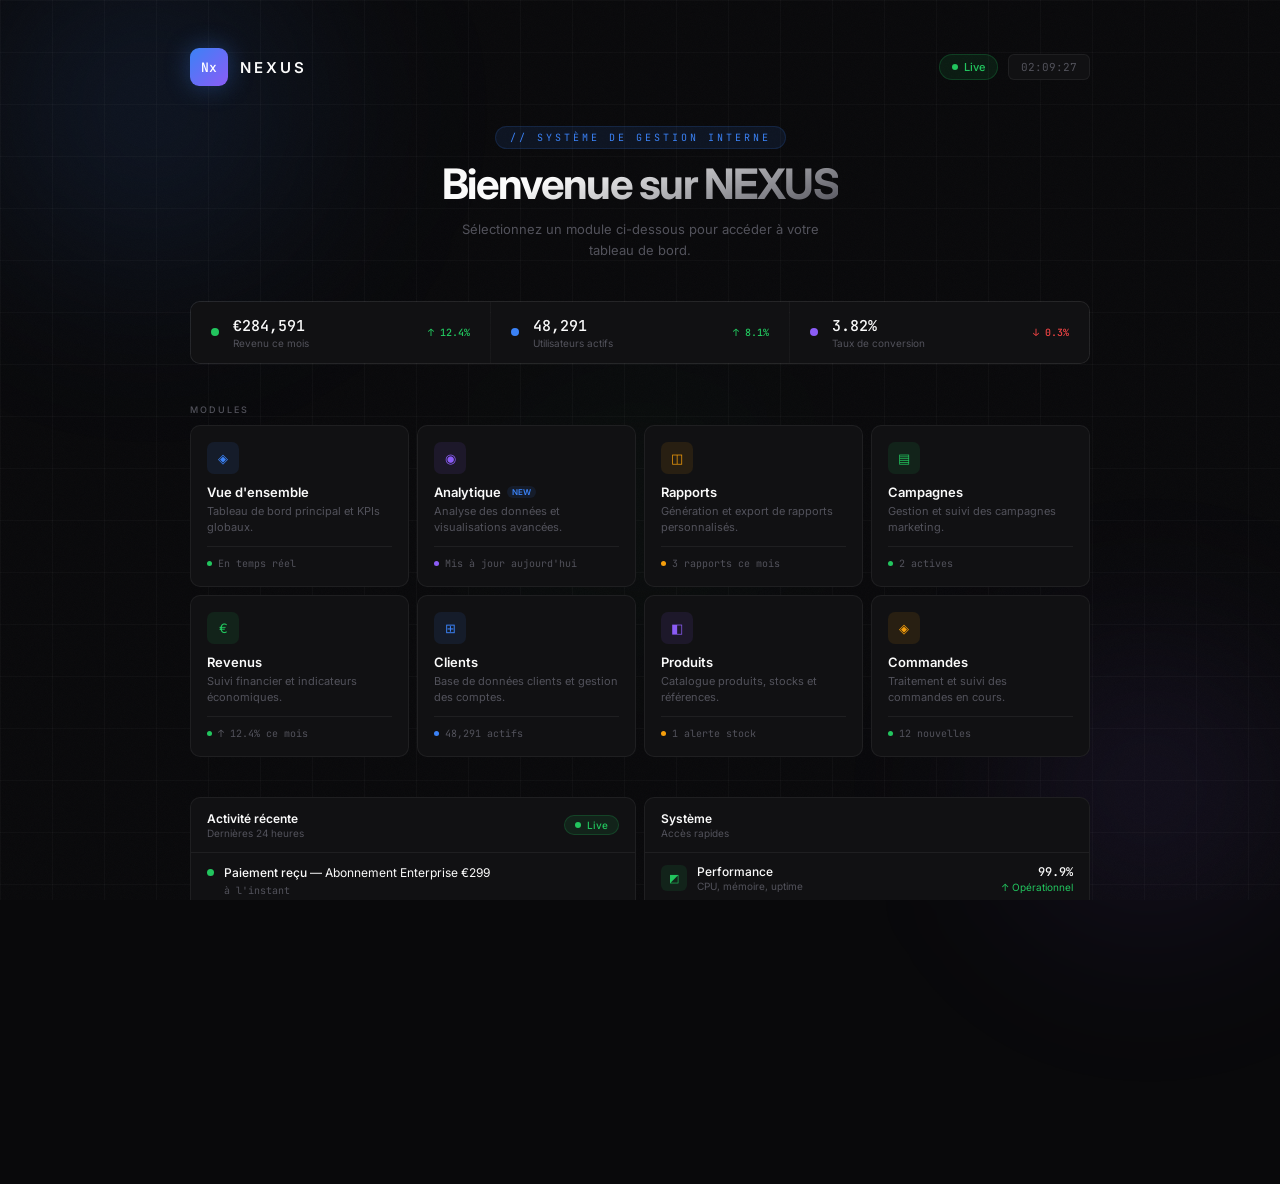
<file: index.html>
<!DOCTYPE html>
<html lang="fr">
<head>
  <meta charset="UTF-8">
  <meta name="viewport" content="width=device-width, initial-scale=1.0">
  <title>NEXUS</title>
  <meta name="description" content="Démo d'un tableau de bord d'administration : analytique, commerce, campagnes et supervision système, avec données simulées en temps réel.">
  <meta name="theme-color" content="#09090B">
  <link rel="icon" href="assets/img/favicon.svg" type="image/svg+xml">
  <link rel="apple-touch-icon" href="assets/img/apple-touch-icon.png">
  <link rel="canonical" href="https://nexus-sigma-pearl.vercel.app/">
  <meta property="og:type" content="website">
  <meta property="og:site_name" content="NEXUS">
  <meta property="og:locale" content="fr_FR">
  <meta property="og:title" content="NEXUS — Démo de tableau de bord">
  <meta property="og:description" content="Démo d'un tableau de bord d'administration : analytique, commerce, campagnes et supervision système, avec données simulées en temps réel.">
  <meta property="og:url" content="https://nexus-sigma-pearl.vercel.app/">
  <meta property="og:image" content="https://nexus-sigma-pearl.vercel.app/assets/img/og-image.jpg">
  <meta property="og:image:width" content="960">
  <meta property="og:image:height" content="456">
  <meta property="og:image:alt" content="Aperçu de la page Vue d'ensemble du tableau de bord NEXUS">
  <meta name="twitter:card" content="summary_large_image">
  <link href="https://fonts.googleapis.com/css2?family=JetBrains+Mono:wght@300;400;500&family=Inter:wght@300;400;500;600;700&display=swap" rel="stylesheet">
  <style>
    *, *::before, *::after { margin: 0; padding: 0; box-sizing: border-box; }

    :root {
      --bg:         #09090B;
      --surface:    #111113;
      --surface2:   #18181B;
      --border:     rgba(255,255,255,0.06);
      --border2:    rgba(255,255,255,0.10);
      --text:       #FAFAFA;
      --muted:      #52525B;
      --blue:       #3B82F6;
      --blue-dim:   rgba(59,130,246,0.10);
      --blue-glow:  rgba(59,130,246,0.20);
      --violet:     #8B5CF6;
      --violet-dim: rgba(139,92,246,0.10);
      --green:      #22C55E;
      --green-dim:  rgba(34,197,94,0.10);
      --amber:      #F59E0B;
      --amber-dim:  rgba(245,158,11,0.10);
      --red:        #EF4444;
    }

    html, body {
      height: 100%;
      background: var(--bg);
      color: var(--text);
      font-family: 'Inter', sans-serif;
      overflow-x: hidden;
    }

    /* ══════════════════════════════
       BACKGROUND LAYERS
    ══════════════════════════════ */

    /* Grid */
    .bg-grid {
      position: fixed; inset: 0; z-index: 0;
      background-image:
        linear-gradient(rgba(255,255,255,0.028) 1px, transparent 1px),
        linear-gradient(90deg, rgba(255,255,255,0.028) 1px, transparent 1px);
      background-size: 52px 52px;
      pointer-events: none;
    }

    /* Orbs */
    .bg-orb {
      position: fixed; z-index: 0;
      border-radius: 50%;
      filter: blur(80px);
      pointer-events: none;
      animation: orbFloat 12s ease-in-out infinite alternate;
    }
    .bg-orb-1 {
      width: 500px; height: 500px;
      top: -140px; left: -100px;
      background: radial-gradient(circle, rgba(59,130,246,0.14) 0%, transparent 70%);
      animation-duration: 14s;
    }
    .bg-orb-2 {
      width: 420px; height: 420px;
      bottom: -100px; right: -80px;
      background: radial-gradient(circle, rgba(139,92,246,0.12) 0%, transparent 70%);
      animation-duration: 18s;
      animation-delay: -6s;
    }
    .bg-orb-3 {
      width: 300px; height: 300px;
      top: 40%; left: 50%;
      transform: translateX(-50%);
      background: radial-gradient(circle, rgba(34,197,94,0.06) 0%, transparent 70%);
      animation-duration: 20s;
      animation-delay: -3s;
    }

    @keyframes orbFloat {
      from { transform: translate(0, 0) scale(1); }
      to   { transform: translate(30px, 20px) scale(1.08); }
    }

    /* Noise overlay */
    .bg-noise {
      position: fixed; inset: 0; z-index: 0;
      opacity: 0.025;
      background-image: url("data:image/svg+xml,%3Csvg viewBox='0 0 256 256' xmlns='http://www.w3.org/2000/svg'%3E%3Cfilter id='noise'%3E%3CfeTurbulence type='fractalNoise' baseFrequency='0.9' numOctaves='4' stitchTiles='stitch'/%3E%3C/filter%3E%3Crect width='100%25' height='100%25' filter='url(%23noise)'/%3E%3C/svg%3E");
      background-size: 180px 180px;
      pointer-events: none;
    }

    /* ══════════════════════════════
       LAYOUT
    ══════════════════════════════ */
    .page {
      position: relative; z-index: 1;
      min-height: 100vh;
      display: flex; flex-direction: column;
      align-items: center; justify-content: center;
      padding: 48px 24px;
    }

    .wrapper {
      width: 100%;
      max-width: 900px;
      display: flex; flex-direction: column;
      gap: 40px;
    }

    /* ══════════════════════════════
       HEADER
    ══════════════════════════════ */
    .header {
      display: flex; align-items: center; justify-content: space-between;
      animation: fadeUp 0.5s ease both 0.05s;
    }

    .logo { display: flex; align-items: center; gap: 12px; }

    .logo-icon {
      width: 38px; height: 38px;
      background: linear-gradient(135deg, var(--blue), var(--violet));
      border-radius: 9px;
      display: flex; align-items: center; justify-content: center;
      font-family: 'JetBrains Mono', monospace;
      font-size: 13px; font-weight: 500; color: #fff;
      box-shadow: 0 0 24px rgba(59,130,246,0.35);
    }

    .logo-text {
      font-size: 15px; font-weight: 600;
      letter-spacing: 3px; text-transform: uppercase;
    }

    .header-right {
      display: flex; align-items: center; gap: 10px;
    }

    .live-pill {
      display: flex; align-items: center; gap: 6px;
      padding: 5px 12px;
      background: var(--green-dim);
      border: 1px solid rgba(34,197,94,0.2);
      border-radius: 20px;
      font-size: 11px; color: var(--green); font-weight: 500;
    }
    .live-dot {
      width: 6px; height: 6px;
      background: var(--green); border-radius: 50%;
      animation: pulse 2s infinite;
    }

    .clock {
      font-family: 'JetBrains Mono', monospace;
      font-size: 11px; color: var(--muted);
      padding: 5px 12px;
      background: var(--surface);
      border: 1px solid var(--border);
      border-radius: 6px;
    }

    /* ══════════════════════════════
       HERO
    ══════════════════════════════ */
    .hero {
      text-align: center;
      display: flex; flex-direction: column; align-items: center; gap: 12px;
      animation: fadeUp 0.5s ease both 0.12s;
    }

    .hero-eyebrow {
      font-family: 'JetBrains Mono', monospace;
      font-size: 10px; font-weight: 400;
      letter-spacing: 3px; text-transform: uppercase;
      color: var(--blue);
      padding: 4px 14px;
      background: var(--blue-dim);
      border: 1px solid rgba(59,130,246,0.15);
      border-radius: 20px;
      display: inline-block;
    }

    .hero-title {
      font-size: clamp(28px, 5vw, 42px);
      font-weight: 700;
      letter-spacing: -0.04em;
      line-height: 1.1;
      background: linear-gradient(160deg, #FAFAFA 30%, #52525B 100%);
      -webkit-background-clip: text;
      -webkit-text-fill-color: transparent;
      background-clip: text;
    }

    .hero-sub {
      font-size: 13px; color: var(--muted);
      max-width: 360px; line-height: 1.6;
    }

    /* ══════════════════════════════
       KPI STRIP
    ══════════════════════════════ */
    .kpi-strip {
      display: grid; grid-template-columns: repeat(3, 1fr);
      gap: 1px;
      background: var(--border);
      border: 1px solid var(--border);
      border-radius: 10px;
      overflow: hidden;
      animation: fadeUp 0.5s ease both 0.18s;
    }

    .kpi-cell {
      background: var(--surface);
      padding: 14px 20px;
      display: flex; align-items: center; gap: 14px;
      transition: background 0.15s;
    }
    .kpi-cell:hover { background: var(--surface2); }

    .kpi-dot {
      width: 8px; height: 8px; border-radius: 50%; flex-shrink: 0;
    }

    .kpi-val {
      font-family: 'JetBrains Mono', monospace;
      font-size: 15px; font-weight: 500;
    }

    .kpi-lbl { font-size: 10px; color: var(--muted); margin-top: 1px; }

    .kpi-delta {
      margin-left: auto;
      font-size: 10px; font-weight: 500;
      font-family: 'JetBrains Mono', monospace;
    }
    .up   { color: var(--green); }
    .down { color: var(--red); }

    /* ══════════════════════════════
       SECTION LABEL
    ══════════════════════════════ */
    .section-label {
      font-size: 9px; font-weight: 500;
      letter-spacing: 2px; text-transform: uppercase;
      color: var(--muted); margin-bottom: 10px;
    }

    /* ══════════════════════════════
       MODULE GRID
    ══════════════════════════════ */
    .grid {
      display: grid;
      grid-template-columns: repeat(4, 1fr);
      gap: 8px;
      animation: fadeUp 0.5s ease both 0.24s;
    }

    .card {
      background: var(--surface);
      border: 1px solid var(--border);
      border-radius: 10px;
      padding: 16px;
      text-decoration: none;
      color: var(--text);
      display: flex; flex-direction: column; gap: 10px;
      transition: border-color 0.2s, background 0.2s, transform 0.2s, box-shadow 0.2s;
      position: relative; overflow: hidden;
    }

    /* Card inner glow on hover */
    .card::before {
      content: '';
      position: absolute; inset: 0;
      opacity: 0;
      transition: opacity 0.3s;
      pointer-events: none;
    }
    .card:hover { border-color: var(--border2); background: var(--surface2); transform: translateY(-2px); }
    .card:hover::before { opacity: 1; }
    .card:hover .card-arrow { opacity: 1; transform: translateX(0); }

    /* Per-card accent glows */
    .card[data-color="blue"]::before   { background: radial-gradient(ellipse at top left, rgba(59,130,246,0.07) 0%, transparent 60%); }
    .card[data-color="violet"]::before { background: radial-gradient(ellipse at top left, rgba(139,92,246,0.07) 0%, transparent 60%); }
    .card[data-color="amber"]::before  { background: radial-gradient(ellipse at top left, rgba(245,158,11,0.07) 0%, transparent 60%); }
    .card[data-color="green"]::before  { background: radial-gradient(ellipse at top left, rgba(34,197,94,0.07) 0%, transparent 60%); }

    .card-top { display: flex; align-items: center; justify-content: space-between; }

    .card-icon {
      width: 32px; height: 32px; border-radius: 7px;
      display: flex; align-items: center; justify-content: center;
      font-size: 13px;
    }

    .card-arrow {
      font-size: 11px; color: var(--muted);
      opacity: 0; transform: translateX(-5px);
      transition: opacity 0.2s, transform 0.2s;
    }

    .card-name {
      font-size: 13px; font-weight: 600;
      display: flex; align-items: center; gap: 6px;
      margin-bottom: 3px;
    }

    .card-desc { font-size: 11px; color: var(--muted); line-height: 1.5; }

    .card-footer {
      display: flex; align-items: center; gap: 6px;
      padding-top: 10px; border-top: 1px solid var(--border);
      margin-top: auto;
    }
    .card-dot { width: 5px; height: 5px; border-radius: 50%; flex-shrink: 0; }
    .card-stat { font-size: 10px; color: var(--muted); font-family: 'JetBrains Mono', monospace; }

    .badge {
      background: var(--blue-dim); color: var(--blue);
      font-size: 8px; font-weight: 600;
      padding: 1px 5px; border-radius: 10px;
    }

    /* Staggered card animation */
    .card { animation: fadeUp 0.4s ease both; }
    .card:nth-child(1) { animation-delay: 0.26s; }
    .card:nth-child(2) { animation-delay: 0.30s; }
    .card:nth-child(3) { animation-delay: 0.34s; }
    .card:nth-child(4) { animation-delay: 0.38s; }
    .card:nth-child(5) { animation-delay: 0.42s; }
    .card:nth-child(6) { animation-delay: 0.46s; }
    .card:nth-child(7) { animation-delay: 0.50s; }
    .card:nth-child(8) { animation-delay: 0.54s; }

    /* ══════════════════════════════
       BOTTOM ROW
    ══════════════════════════════ */
    .bottom-row {
      display: grid; grid-template-columns: 1fr 1fr;
      gap: 8px;
      animation: fadeUp 0.5s ease both 0.46s;
    }

    /* System links */
    .sys-card {
      background: var(--surface);
      border: 1px solid var(--border);
      border-radius: 10px; overflow: hidden;
    }

    .sys-head {
      padding: 13px 16px;
      border-bottom: 1px solid var(--border);
      display: flex; align-items: center; justify-content: space-between;
    }

    .sys-title    { font-size: 12px; font-weight: 600; }
    .sys-subtitle { font-size: 10px; color: var(--muted); margin-top: 1px; }

    .sys-row {
      display: flex; align-items: center; justify-content: space-between;
      padding: 11px 16px;
      border-bottom: 1px solid var(--border);
      text-decoration: none; color: inherit;
      transition: background 0.15s;
    }
    .sys-row:last-child { border-bottom: none; }
    .sys-row:hover      { background: var(--surface2); }

    .sys-left { display: flex; align-items: center; gap: 10px; }
    .sys-icon {
      width: 26px; height: 26px; border-radius: 6px;
      display: flex; align-items: center; justify-content: center;
      font-size: 11px;
    }
    .sys-name { font-size: 12px; font-weight: 500; }
    .sys-desc { font-size: 10px; color: var(--muted); margin-top: 1px; }

    .sys-right { text-align: right; }
    .sys-val   { font-family: 'JetBrains Mono', monospace; font-size: 12px; font-weight: 500; }
    .sys-delta { font-size: 10px; margin-top: 1px; }

    /* Activity */
    .act-card {
      background: var(--surface);
      border: 1px solid var(--border);
      border-radius: 10px; overflow: hidden;
    }
    .act-head {
      padding: 13px 16px; border-bottom: 1px solid var(--border);
      display: flex; align-items: center; justify-content: space-between;
    }
    .act-item {
      display: flex; align-items: flex-start; gap: 10px;
      padding: 11px 16px; border-bottom: 1px solid var(--border);
      transition: background 0.15s;
    }
    .act-item:last-child { border-bottom: none; }
    .act-item:hover      { background: var(--surface2); }
    .act-dot  { width: 7px; height: 7px; border-radius: 50%; flex-shrink: 0; margin-top: 5px; }
    .act-msg  { font-size: 12px; line-height: 1.5; }
    .act-msg strong { font-weight: 500; }
    .act-time { font-size: 10px; color: var(--muted); margin-top: 2px; font-family: 'JetBrains Mono', monospace; }

    /* ══════════════════════════════
       FOOTER
    ══════════════════════════════ */
    .footer {
      display: flex; align-items: center; justify-content: space-between;
      padding-top: 4px;
      border-top: 1px solid var(--border);
      animation: fadeUp 0.5s ease both 0.52s;
    }
    .footer-text {
      font-family: 'JetBrains Mono', monospace;
      font-size: 10px; color: var(--muted);
    }
    .footer-links { display: flex; gap: 16px; }
    .footer-link  {
      font-size: 11px; color: var(--muted); text-decoration: none;
      transition: color 0.15s;
    }
    .footer-link:hover { color: var(--text); }

    /* ══════════════════════════════
       ANIMATIONS
    ══════════════════════════════ */
    @keyframes fadeUp {
      from { opacity: 0; transform: translateY(12px); }
      to   { opacity: 1; transform: translateY(0); }
    }

    @keyframes pulse {
      0%, 100% { opacity: 1; transform: scale(1); }
      50%       { opacity: 0.5; transform: scale(1.3); }
    }

    /* ══════════════════════════════
       RESPONSIVE
    ══════════════════════════════ */
    @media (max-width: 760px) {
      .page       { padding: 32px 16px; }
      .grid       { grid-template-columns: repeat(2, 1fr); }
      .kpi-strip  { grid-template-columns: 1fr; }
      .bottom-row { grid-template-columns: 1fr; }
    }
    @media (max-width: 420px) {
      .footer { flex-direction: column; align-items: flex-start; gap: 8px; }
    }
  </style>
</head>
<body>

  <!-- Background layers -->
  <div class="bg-grid"></div>
  <div class="bg-orb bg-orb-1"></div>
  <div class="bg-orb bg-orb-2"></div>
  <div class="bg-orb bg-orb-3"></div>
  <div class="bg-noise"></div>

  <div class="page">
    <div class="wrapper">

      <!-- ── Header ── -->
      <div class="header">
        <div class="logo">
          <div class="logo-icon">Nx</div>
          <span class="logo-text">Nexus</span>
        </div>
        <div class="header-right">
          <div class="live-pill"><div class="live-dot"></div> Live</div>
          <div class="clock" id="clock">--:--:--</div>
        </div>
      </div>

      <!-- ── Hero ── -->
      <div class="hero">
        <span class="hero-eyebrow">// Système de gestion interne</span>
        <h1 class="hero-title">Bienvenue sur NEXUS</h1>
        <p class="hero-sub">Sélectionnez un module ci-dessous pour accéder à votre tableau de bord.</p>
      </div>

      <!-- ── KPI strip ── -->
      <div class="kpi-strip">
        <div class="kpi-cell">
          <div class="kpi-dot" style="background:var(--green);"></div>
          <div>
            <div class="kpi-val">€284,591</div>
            <div class="kpi-lbl">Revenu ce mois</div>
          </div>
          <div class="kpi-delta up">↑ 12.4%</div>
        </div>
        <div class="kpi-cell">
          <div class="kpi-dot" style="background:var(--blue);"></div>
          <div>
            <div class="kpi-val">48,291</div>
            <div class="kpi-lbl">Utilisateurs actifs</div>
          </div>
          <div class="kpi-delta up">↑ 8.1%</div>
        </div>
        <div class="kpi-cell">
          <div class="kpi-dot" style="background:var(--violet);"></div>
          <div>
            <div class="kpi-val">3.82%</div>
            <div class="kpi-lbl">Taux de conversion</div>
          </div>
          <div class="kpi-delta down">↓ 0.3%</div>
        </div>
      </div>

      <!-- ── Modules ── -->
      <div>
        <p class="section-label">Modules</p>
        <div class="grid">

          <a class="card" data-color="blue" href="./vue-ensemble/index.html">
            <div class="card-top">
              <div class="card-icon" style="background:var(--blue-dim);color:var(--blue);">◈</div>
              <span class="card-arrow">→</span>
            </div>
            <div>
              <p class="card-name">Vue d'ensemble</p>
              <p class="card-desc">Tableau de bord principal et KPIs globaux.</p>
            </div>
            <div class="card-footer">
              <div class="card-dot" style="background:var(--green);"></div>
              <span class="card-stat">En temps réel</span>
            </div>
          </a>

          <a class="card" data-color="violet" href="./analytique/index.html">
            <div class="card-top">
              <div class="card-icon" style="background:var(--violet-dim);color:var(--violet);">◉</div>
              <span class="card-arrow">→</span>
            </div>
            <div>
              <p class="card-name">Analytique <span class="badge">NEW</span></p>
              <p class="card-desc">Analyse des données et visualisations avancées.</p>
            </div>
            <div class="card-footer">
              <div class="card-dot" style="background:var(--violet);"></div>
              <span class="card-stat">Mis à jour aujourd'hui</span>
            </div>
          </a>

          <a class="card" data-color="amber" href="./rapports/index.html">
            <div class="card-top">
              <div class="card-icon" style="background:var(--amber-dim);color:var(--amber);">◫</div>
              <span class="card-arrow">→</span>
            </div>
            <div>
              <p class="card-name">Rapports</p>
              <p class="card-desc">Génération et export de rapports personnalisés.</p>
            </div>
            <div class="card-footer">
              <div class="card-dot" style="background:var(--amber);"></div>
              <span class="card-stat">3 rapports ce mois</span>
            </div>
          </a>

          <a class="card" data-color="green" href="./campagnes/index.html">
            <div class="card-top">
              <div class="card-icon" style="background:var(--green-dim);color:var(--green);">▤</div>
              <span class="card-arrow">→</span>
            </div>
            <div>
              <p class="card-name">Campagnes</p>
              <p class="card-desc">Gestion et suivi des campagnes marketing.</p>
            </div>
            <div class="card-footer">
              <div class="card-dot" style="background:var(--green);"></div>
              <span class="card-stat">2 actives</span>
            </div>
          </a>

          <a class="card" data-color="green" href="./revenus/index.html">
            <div class="card-top">
              <div class="card-icon" style="background:var(--green-dim);color:var(--green);">€</div>
              <span class="card-arrow">→</span>
            </div>
            <div>
              <p class="card-name">Revenus</p>
              <p class="card-desc">Suivi financier et indicateurs économiques.</p>
            </div>
            <div class="card-footer">
              <div class="card-dot" style="background:var(--green);"></div>
              <span class="card-stat">↑ 12.4% ce mois</span>
            </div>
          </a>

          <a class="card" data-color="blue" href="./clients/index.html">
            <div class="card-top">
              <div class="card-icon" style="background:var(--blue-dim);color:var(--blue);">⊞</div>
              <span class="card-arrow">→</span>
            </div>
            <div>
              <p class="card-name">Clients</p>
              <p class="card-desc">Base de données clients et gestion des comptes.</p>
            </div>
            <div class="card-footer">
              <div class="card-dot" style="background:var(--blue);"></div>
              <span class="card-stat">48,291 actifs</span>
            </div>
          </a>

          <a class="card" data-color="violet" href="./produits/index.html">
            <div class="card-top">
              <div class="card-icon" style="background:var(--violet-dim);color:var(--violet);">◧</div>
              <span class="card-arrow">→</span>
            </div>
            <div>
              <p class="card-name">Produits</p>
              <p class="card-desc">Catalogue produits, stocks et références.</p>
            </div>
            <div class="card-footer">
              <div class="card-dot" style="background:var(--amber);"></div>
              <span class="card-stat">1 alerte stock</span>
            </div>
          </a>

          <a class="card" data-color="amber" href="./commandes/index.html">
            <div class="card-top">
              <div class="card-icon" style="background:var(--amber-dim);color:var(--amber);">◈</div>
              <span class="card-arrow">→</span>
            </div>
            <div>
              <p class="card-name">Commandes</p>
              <p class="card-desc">Traitement et suivi des commandes en cours.</p>
            </div>
            <div class="card-footer">
              <div class="card-dot" style="background:var(--green);"></div>
              <span class="card-stat">12 nouvelles</span>
            </div>
          </a>

        </div>
      </div>

      <!-- ── Bottom row ── -->
      <div class="bottom-row">

        <!-- Activité -->
        <div class="act-card">
          <div class="act-head">
            <div>
              <p class="sys-title">Activité récente</p>
              <p class="sys-subtitle">Dernières 24 heures</p>
            </div>
            <div class="live-pill" style="font-size:10px;padding:3px 10px;"><div class="live-dot"></div> Live</div>
          </div>
          <div id="actList">
            <div class="act-item">
              <div class="act-dot" style="background:var(--green);"></div>
              <div>
                <p class="act-msg"><strong>Paiement reçu</strong> — Abonnement Enterprise €299</p>
                <p class="act-time">à l'instant</p>
              </div>
            </div>
            <div class="act-item">
              <div class="act-dot" style="background:var(--blue);"></div>
              <div>
                <p class="act-msg"><strong>Nouvel utilisateur</strong> inscrit depuis Berlin</p>
                <p class="act-time">il y a 5 min</p>
              </div>
            </div>
            <div class="act-item">
              <div class="act-dot" style="background:var(--amber);"></div>
              <div>
                <p class="act-msg"><strong>Alerte seuil</strong> — Stock produit #A291 faible</p>
                <p class="act-time">il y a 10 min</p>
              </div>
            </div>
            <div class="act-item">
              <div class="act-dot" style="background:var(--violet);"></div>
              <div>
                <p class="act-msg"><strong>Rapport</strong> généré automatiquement</p>
                <p class="act-time">il y a 22 min</p>
              </div>
            </div>
          </div>
        </div>

        <!-- Système -->
        <div class="sys-card">
          <div class="sys-head">
            <div>
              <p class="sys-title">Système</p>
              <p class="sys-subtitle">Accès rapides</p>
            </div>
          </div>
          <a class="sys-row" href="./performance/index.html">
            <div class="sys-left">
              <div class="sys-icon" style="background:var(--green-dim);color:var(--green);">◩</div>
              <div>
                <p class="sys-name">Performance</p>
                <p class="sys-desc">CPU, mémoire, uptime</p>
              </div>
            </div>
            <div class="sys-right">
              <p class="sys-val">99.9%</p>
              <p class="sys-delta up">↑ Opérationnel</p>
            </div>
          </a>
          <a class="sys-row" href="./logs/index.html">
            <div class="sys-left">
              <div class="sys-icon" style="background:var(--blue-dim);color:var(--blue);">◈</div>
              <div>
                <p class="sys-name">Logs</p>
                <p class="sys-desc">Événements système</p>
              </div>
            </div>
            <div class="sys-right">
              <p class="sys-val">1,248</p>
              <p class="sys-delta" style="color:var(--muted);">entrées aujourd'hui</p>
            </div>
          </a>
          <a class="sys-row" href="./parametres/index.html">
            <div class="sys-left">
              <div class="sys-icon" style="background:var(--violet-dim);color:var(--violet);">◧</div>
              <div>
                <p class="sys-name">Paramètres</p>
                <p class="sys-desc">Configuration & préférences</p>
              </div>
            </div>
            <div class="sys-right">
              <p class="sys-val">—</p>
              <p class="sys-delta" style="color:var(--muted);">Configurer</p>
            </div>
          </a>
          <a class="sys-row" href="./vue-ensemble/index.html">
            <div class="sys-left">
              <div class="sys-icon" style="background:var(--blue-dim);color:var(--blue);">◈</div>
              <div>
                <p class="sys-name">Vue d'ensemble</p>
                <p class="sys-desc">Dashboard principal</p>
              </div>
            </div>
            <div class="sys-right">
              <p class="sys-val" style="color:var(--green);">Live</p>
              <p class="sys-delta up">↑ Ouvert</p>
            </div>
          </a>
        </div>

      </div>

      <!-- ── Footer ── -->
      <div class="footer">
        <span class="footer-text">NEXUS v1.0 — © <span data-date="{year:0}">2026</span> Système de gestion interne</span>
        <div class="footer-links">
          <a class="footer-link" href="./vue-ensemble/index.html">Dashboard</a>
          <a class="footer-link" href="./parametres/index.html">Paramètres</a>
        </div>
      </div>

    </div>
  </div>

  <script src="assets/js/dates.js"></script>
  <script>
    /* Horloge */
    const cl = document.getElementById('clock');
    const tick = () => { cl.textContent = new Date().toLocaleTimeString('fr-FR',{hour12:false}); };
    tick(); setInterval(tick, 1000);

    /* Live activity */
    const acts = [
      { c:'var(--green)',  m:'<strong>Commande</strong> — €189 de Pierre M.',                t:"à l'instant" },
      { c:'var(--blue)',   m:'<strong>Nouvel utilisateur</strong> depuis Lyon',               t:"à l'instant" },
      { c:'var(--violet)', m:'<strong>Rapport</strong> généré automatiquement',               t:"à l'instant" },
      { c:'var(--amber)',  m:'<strong>Alerte stock</strong> — Produit #B104 critique',        t:"à l'instant" },
      { c:'var(--green)',  m:'<strong>Paiement reçu</strong> — Abonnement Enterprise €299',   t:"à l'instant" },
    ];
    const tl = ['il y a 5 min','il y a 10 min','il y a 15 min'];
    let ai = 0;
    setInterval(() => {
      const items = document.querySelectorAll('#actList .act-item');
      if (!items.length) return;
      const d = acts[ai % acts.length];
      items[0].querySelector('.act-dot').style.background = d.c;
      items[0].querySelector('.act-msg').innerHTML = d.m;
      items[0].querySelector('.act-time').textContent = d.t;
      items[0].style.background = 'rgba(59,130,246,0.06)';
      setTimeout(() => { items[0].style.background=''; }, 1200);
      items.forEach((item,i) => { if(i===0) return; const t=item.querySelector('.act-time'); if(t&&tl[i-1]) t.textContent=tl[i-1]; });
      ai++;
    }, 5000);
  </script>

</body>
</html>
</file>
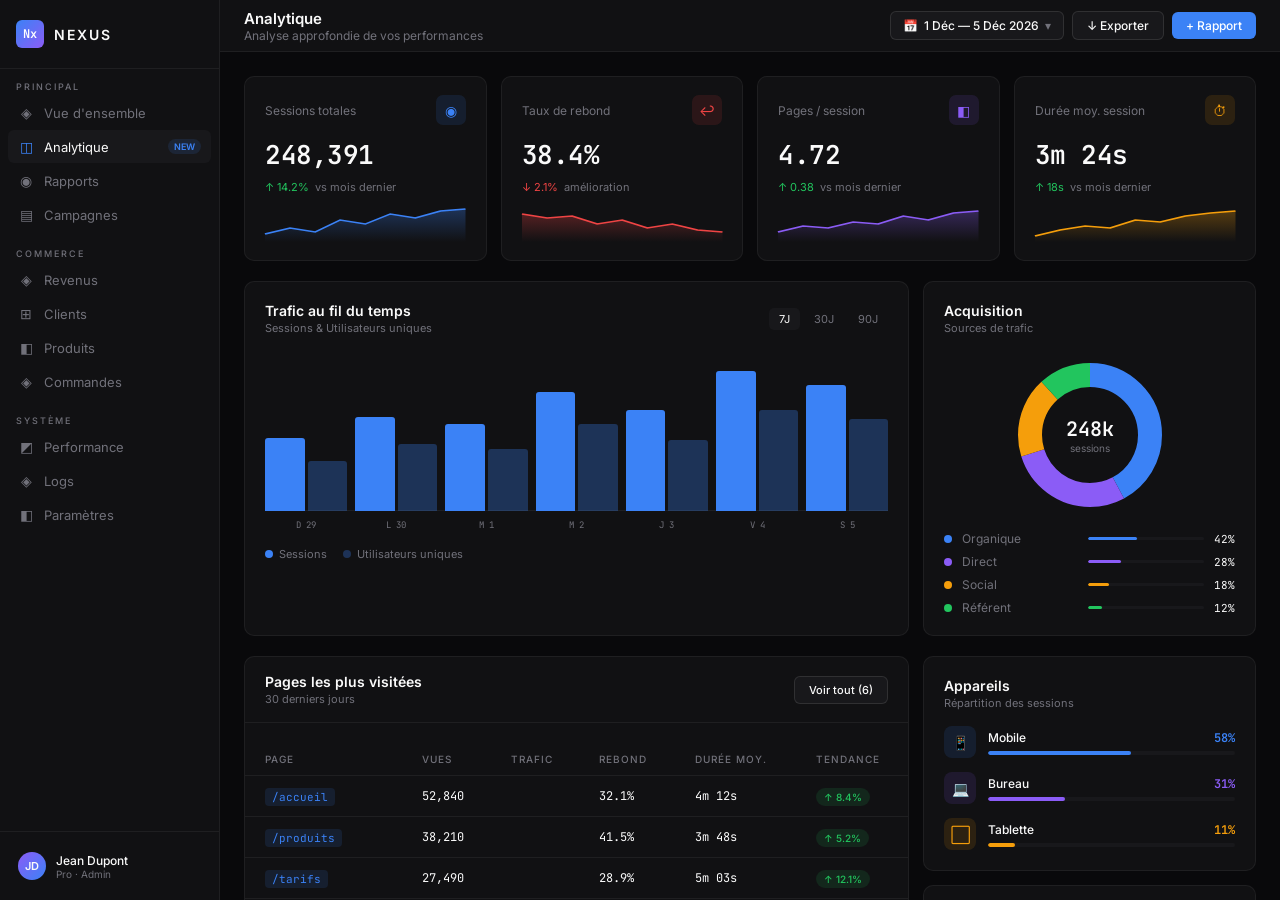
<file: analytique/index.html>
<!DOCTYPE html>
<html lang="fr">
<head>
  <meta charset="UTF-8">
  <meta name="viewport" content="width=device-width, initial-scale=1.0">
  <title>NEXUS — Analytique</title>
  <meta name="description" content="Analyse du trafic : sessions, taux de rebond, pages les plus visitées et sources d'acquisition.">
  <meta name="theme-color" content="#09090B">
  <link rel="icon" href="../assets/img/favicon.svg" type="image/svg+xml">
  <link rel="apple-touch-icon" href="../assets/img/apple-touch-icon.png">
  <link rel="canonical" href="https://nexus-sigma-pearl.vercel.app/analytique/index.html">
  <meta property="og:type" content="website">
  <meta property="og:site_name" content="NEXUS">
  <meta property="og:locale" content="fr_FR">
  <meta property="og:title" content="NEXUS — Analytique">
  <meta property="og:description" content="Analyse du trafic : sessions, taux de rebond, pages les plus visitées et sources d'acquisition.">
  <meta property="og:url" content="https://nexus-sigma-pearl.vercel.app/analytique/index.html">
  <meta property="og:image" content="https://nexus-sigma-pearl.vercel.app/assets/img/og-image.jpg">
  <meta property="og:image:width" content="960">
  <meta property="og:image:height" content="456">
  <meta property="og:image:alt" content="Aperçu de la page Vue d'ensemble du tableau de bord NEXUS">
  <meta name="twitter:card" content="summary_large_image">

  <link
    href="https://fonts.googleapis.com/css2?family=JetBrains+Mono:wght@300;400;500&family=Inter:wght@300;400;500;600&display=swap"
    rel="stylesheet"
  >

  <link rel="stylesheet" href="style.css">
  <link rel="stylesheet" href="../assets/css/responsive.css">
</head>
<body>

  <!-- ==========================================
       SIDEBAR — Navigation principale
       ========================================== -->
  <aside class="sidebar"></aside>


  <!-- ==========================================
       MAIN
       ========================================== -->
  <div class="main">

    <!-- Topbar -->
    <div class="topbar">
      <div class="tb-left">
        <div>
          <p class="page-title">Analytique</p>
          <p class="page-sub">Analyse approfondie de vos performances</p>
        </div>
      </div>
      <div class="tb-right">
        <div class="date-range" id="dateRangeBtn">
          📅 <span id="dateRangeLabel" data-date="1 {mon:0} — {dmy:0}">Nov 1 — Nov 30, 2026</span> ▾
        </div>
        <button class="tb-btn ghost" id="exportBtn">↓ Exporter</button>
        <button class="tb-btn primary" id="rapportBtn">+ Rapport</button>
      </div>
    </div>


    <div class="content">

      <!-- ---- KPI Cards ---- -->
      <div class="kpi-row">

        <!-- KPI 1 : Sessions -->
        <div class="kpi-card">
          <div class="kpi-header">
            <span class="kpi-label">Sessions totales</span>
            <div class="kpi-icon" style="background:var(--blue-dim); color:var(--blue);">◉</div>
          </div>
          <div class="kpi-value">248,391</div>
          <div class="kpi-delta">
            <span class="delta-up">↑ 14.2%</span>
            <span class="delta-text">vs mois dernier</span>
          </div>
          <div class="sparkline">
            <svg class="spark-svg" viewBox="0 0 120 36" preserveAspectRatio="none">
              <defs>
                <linearGradient id="sg1" x1="0" y1="0" x2="0" y2="1">
                  <stop offset="0%"   stop-color="#3B82F6" stop-opacity=".3"/>
                  <stop offset="100%" stop-color="#3B82F6" stop-opacity="0"/>
                </linearGradient>
              </defs>
              <path d="M0,28 L15,22 L30,26 L45,14 L60,18 L75,8 L90,12 L105,5 L120,3"
                    fill="none" stroke="#3B82F6" stroke-width="1.5"/>
              <path d="M0,28 L15,22 L30,26 L45,14 L60,18 L75,8 L90,12 L105,5 L120,3 L120,36 L0,36Z"
                    fill="url(#sg1)"/>
            </svg>
          </div>
        </div>

        <!-- KPI 2 : Taux de rebond -->
        <div class="kpi-card">
          <div class="kpi-header">
            <span class="kpi-label">Taux de rebond</span>
            <div class="kpi-icon" style="background:var(--red-dim); color:var(--red);">↩</div>
          </div>
          <div class="kpi-value">38.4%</div>
          <div class="kpi-delta">
            <span class="delta-down">↓ 2.1%</span>
            <span class="delta-text">amélioration</span>
          </div>
          <div class="sparkline">
            <svg class="spark-svg" viewBox="0 0 120 36" preserveAspectRatio="none">
              <defs>
                <linearGradient id="sg2" x1="0" y1="0" x2="0" y2="1">
                  <stop offset="0%"   stop-color="#EF4444" stop-opacity=".3"/>
                  <stop offset="100%" stop-color="#EF4444" stop-opacity="0"/>
                </linearGradient>
              </defs>
              <path d="M0,8 L15,12 L30,10 L45,18 L60,14 L75,22 L90,18 L105,24 L120,26"
                    fill="none" stroke="#EF4444" stroke-width="1.5"/>
              <path d="M0,8 L15,12 L30,10 L45,18 L60,14 L75,22 L90,18 L105,24 L120,26 L120,36 L0,36Z"
                    fill="url(#sg2)"/>
            </svg>
          </div>
        </div>

        <!-- KPI 3 : Pages / session -->
        <div class="kpi-card">
          <div class="kpi-header">
            <span class="kpi-label">Pages / session</span>
            <div class="kpi-icon" style="background:var(--violet-dim); color:var(--violet);">◧</div>
          </div>
          <div class="kpi-value">4.72</div>
          <div class="kpi-delta">
            <span class="delta-up">↑ 0.38</span>
            <span class="delta-text">vs mois dernier</span>
          </div>
          <div class="sparkline">
            <svg class="spark-svg" viewBox="0 0 120 36" preserveAspectRatio="none">
              <defs>
                <linearGradient id="sg3" x1="0" y1="0" x2="0" y2="1">
                  <stop offset="0%"   stop-color="#8B5CF6" stop-opacity=".3"/>
                  <stop offset="100%" stop-color="#8B5CF6" stop-opacity="0"/>
                </linearGradient>
              </defs>
              <path d="M0,26 L15,20 L30,22 L45,16 L60,18 L75,10 L90,14 L105,7 L120,5"
                    fill="none" stroke="#8B5CF6" stroke-width="1.5"/>
              <path d="M0,26 L15,20 L30,22 L45,16 L60,18 L75,10 L90,14 L105,7 L120,5 L120,36 L0,36Z"
                    fill="url(#sg3)"/>
            </svg>
          </div>
        </div>

        <!-- KPI 4 : Durée session -->
        <div class="kpi-card">
          <div class="kpi-header">
            <span class="kpi-label">Durée moy. session</span>
            <div class="kpi-icon" style="background:var(--amber-dim); color:var(--amber);">⏱</div>
          </div>
          <div class="kpi-value">3m 24s</div>
          <div class="kpi-delta">
            <span class="delta-up">↑ 18s</span>
            <span class="delta-text">vs mois dernier</span>
          </div>
          <div class="sparkline">
            <svg class="spark-svg" viewBox="0 0 120 36" preserveAspectRatio="none">
              <defs>
                <linearGradient id="sg4" x1="0" y1="0" x2="0" y2="1">
                  <stop offset="0%"   stop-color="#F59E0B" stop-opacity=".3"/>
                  <stop offset="100%" stop-color="#F59E0B" stop-opacity="0"/>
                </linearGradient>
              </defs>
              <path d="M0,30 L15,24 L30,20 L45,22 L60,14 L75,16 L90,10 L105,7 L120,5"
                    fill="none" stroke="#F59E0B" stroke-width="1.5"/>
              <path d="M0,30 L15,24 L30,20 L45,22 L60,14 L75,16 L90,10 L105,7 L120,5 L120,36 L0,36Z"
                    fill="url(#sg4)"/>
            </svg>
          </div>
        </div>

      </div>


      <!-- ---- Graphiques ---- -->
      <div class="mid-row">

        <!-- Graphique trafic -->
        <div class="chart-card">
          <div class="card-header">
            <div>
              <p class="card-title">Trafic au fil du temps</p>
              <p class="card-subtitle">Sessions &amp; Utilisateurs uniques</p>
            </div>
            <div class="chart-tabs">
              <span class="chart-tab active">7J</span>
              <span class="chart-tab">30J</span>
              <span class="chart-tab">90J</span>
            </div>
          </div>
          <div class="bar-chart" id="trafficChart"></div>
          <div class="chart-legend">
            <span class="cl-item">
              <span class="cl-dot" style="background:var(--blue);"></span>Sessions
            </span>
            <span class="cl-item">
              <span class="cl-dot" style="background:rgba(59,130,246,0.3);"></span>Utilisateurs uniques
            </span>
          </div>
        </div>

        <!-- Donut acquisition -->
        <div class="chart-card">
          <div class="card-header">
            <div>
              <p class="card-title">Acquisition</p>
              <p class="card-subtitle">Sources de trafic</p>
            </div>
          </div>
          <div class="donut-wrap">
            <div class="donut-svg-wrap">
              <svg class="donut-svg" viewBox="0 0 120 120">
                <circle cx="60" cy="60" r="45" fill="none" stroke="#3B82F6"
                        stroke-width="18" stroke-dasharray="119 165" stroke-dashoffset="0"/>
                <circle cx="60" cy="60" r="45" fill="none" stroke="#8B5CF6"
                        stroke-width="18" stroke-dasharray="79 205" stroke-dashoffset="-119"/>
                <circle cx="60" cy="60" r="45" fill="none" stroke="#F59E0B"
                        stroke-width="18" stroke-dasharray="51 233" stroke-dashoffset="-198"/>
                <circle cx="60" cy="60" r="45" fill="none" stroke="#22C55E"
                        stroke-width="18" stroke-dasharray="34 250" stroke-dashoffset="-249"/>
              </svg>
              <div class="donut-center">
                <p class="donut-val">248k</p>
                <p class="donut-lbl">sessions</p>
              </div>
            </div>
            <div class="donut-legend">
              <div class="legend-item">
                <div class="legend-dot" style="background:#3B82F6;"></div>
                <span class="legend-name">Organique</span>
                <div class="legend-bar"><div class="legend-fill" style="width:42%; background:#3B82F6;"></div></div>
                <span class="legend-pct">42%</span>
              </div>
              <div class="legend-item">
                <div class="legend-dot" style="background:#8B5CF6;"></div>
                <span class="legend-name">Direct</span>
                <div class="legend-bar"><div class="legend-fill" style="width:28%; background:#8B5CF6;"></div></div>
                <span class="legend-pct">28%</span>
              </div>
              <div class="legend-item">
                <div class="legend-dot" style="background:#F59E0B;"></div>
                <span class="legend-name">Social</span>
                <div class="legend-bar"><div class="legend-fill" style="width:18%; background:#F59E0B;"></div></div>
                <span class="legend-pct">18%</span>
              </div>
              <div class="legend-item">
                <div class="legend-dot" style="background:#22C55E;"></div>
                <span class="legend-name">Référent</span>
                <div class="legend-bar"><div class="legend-fill" style="width:12%; background:#22C55E;"></div></div>
                <span class="legend-pct">12%</span>
              </div>
            </div>
          </div>
        </div>

      </div>


      <!-- ---- Tableau pages + Appareils/Entonnoir ---- -->
      <div class="bot-row">

        <!-- Tableau pages visitées -->
        <div class="table-card">
          <div class="tc-head card-header">
            <div>
              <p class="card-title">Pages les plus visitées</p>
              <p class="card-subtitle">30 derniers jours</p>
            </div>
            <button class="tb-btn ghost" style="font-size:11px;" data-action="voir-tout">Voir tout</button>
          </div>
          <table>
            <thead>
              <tr>
                <th>Page</th>
                <th>Vues</th>
                <th>Trafic</th>
                <th>Rebond</th>
                <th>Durée moy.</th>
                <th>Tendance</th>
              </tr>
            </thead>
            <tbody>
              <tr>
                <td><span class="page-path">/accueil</span></td>
                <td class="t-val">52,840</td>
                <td><div class="t-bar"><div class="t-fill" style="width:100%;"></div></div></td>
                <td class="t-val">32.1%</td>
                <td class="t-val">4m 12s</td>
                <td><span class="status-pill st-up">↑ 8.4%</span></td>
              </tr>
              <tr>
                <td><span class="page-path">/produits</span></td>
                <td class="t-val">38,210</td>
                <td><div class="t-bar"><div class="t-fill" style="width:72%;"></div></div></td>
                <td class="t-val">41.5%</td>
                <td class="t-val">3m 48s</td>
                <td><span class="status-pill st-up">↑ 5.2%</span></td>
              </tr>
              <tr>
                <td><span class="page-path">/tarifs</span></td>
                <td class="t-val">27,490</td>
                <td><div class="t-bar"><div class="t-fill" style="width:52%;"></div></div></td>
                <td class="t-val">28.9%</td>
                <td class="t-val">5m 03s</td>
                <td><span class="status-pill st-up">↑ 12.1%</span></td>
              </tr>
              <tr>
                <td><span class="page-path" data-date="/blog/ia-{year:0}">/blog/ia-2026</span></td>
                <td class="t-val">19,870</td>
                <td><div class="t-bar"><div class="t-fill" style="width:37%;"></div></div></td>
                <td class="t-val">55.3%</td>
                <td class="t-val">2m 31s</td>
                <td><span class="status-pill st-dn">↓ 3.7%</span></td>
              </tr>
              <tr>
                <td><span class="page-path">/contact</span></td>
                <td class="t-val">14,320</td>
                <td><div class="t-bar"><div class="t-fill" style="width:27%;"></div></div></td>
                <td class="t-val">22.8%</td>
                <td class="t-val">6m 44s</td>
                <td><span class="status-pill st-up">↑ 2.9%</span></td>
              </tr>
              <tr>
                <td><span class="page-path">/a-propos</span></td>
                <td class="t-val">9,140</td>
                <td><div class="t-bar"><div class="t-fill" style="width:17%;"></div></div></td>
                <td class="t-val">48.6%</td>
                <td class="t-val">1m 58s</td>
                <td><span class="status-pill st-dn">↓ 1.2%</span></td>
              </tr>
            </tbody>
          </table>
        </div>

        <!-- Colonne droite -->
        <div class="right-col">

          <!-- Appareils -->
          <div class="side-card">
            <div class="card-header" style="margin-bottom:16px;">
              <div>
                <p class="card-title">Appareils</p>
                <p class="card-subtitle">Répartition des sessions</p>
              </div>
            </div>
            <div class="device-list">
              <div class="device-item">
                <div class="device-icon-wrap" style="background:var(--blue-dim); color:var(--blue);">📱</div>
                <div class="device-info">
                  <div class="device-header">
                    <span class="device-name">Mobile</span>
                    <span class="device-pct" style="color:var(--blue);">58%</span>
                  </div>
                  <div class="gauge-track">
                    <div class="gauge-fill" style="width:58%; background:var(--blue);"></div>
                  </div>
                </div>
              </div>
              <div class="device-item">
                <div class="device-icon-wrap" style="background:var(--violet-dim); color:var(--violet);">💻</div>
                <div class="device-info">
                  <div class="device-header">
                    <span class="device-name">Bureau</span>
                    <span class="device-pct" style="color:var(--violet);">31%</span>
                  </div>
                  <div class="gauge-track">
                    <div class="gauge-fill" style="width:31%; background:var(--violet);"></div>
                  </div>
                </div>
              </div>
              <div class="device-item">
                <div class="device-icon-wrap" style="background:var(--amber-dim); color:var(--amber);">⬜</div>
                <div class="device-info">
                  <div class="device-header">
                    <span class="device-name">Tablette</span>
                    <span class="device-pct" style="color:var(--amber);">11%</span>
                  </div>
                  <div class="gauge-track">
                    <div class="gauge-fill" style="width:11%; background:var(--amber);"></div>
                  </div>
                </div>
              </div>
            </div>
          </div>

          <!-- Entonnoir de conversion -->
          <div class="side-card">
            <div class="card-header" style="margin-bottom:16px;">
              <div>
                <p class="card-title">Entonnoir</p>
                <p class="card-subtitle">Taux de conversion</p>
              </div>
            </div>
            <div class="funnel-list">
              <div class="funnel-step">
                <div class="funnel-meta">
                  <span class="funnel-label">Visiteurs</span>
                  <span class="funnel-val">248k</span>
                </div>
                <div class="funnel-track">
                  <div class="funnel-fill" style="width:100%; background:var(--blue);"></div>
                </div>
              </div>
              <div class="funnel-step">
                <div class="funnel-meta">
                  <span class="funnel-label">Engagés</span>
                  <span class="funnel-val">178k</span>
                </div>
                <div class="funnel-track">
                  <div class="funnel-fill" style="width:72%; background:var(--violet);"></div>
                </div>
              </div>
              <div class="funnel-step">
                <div class="funnel-meta">
                  <span class="funnel-label">Inscrits</span>
                  <span class="funnel-val">69k</span>
                </div>
                <div class="funnel-track">
                  <div class="funnel-fill" style="width:28%; background:var(--amber);"></div>
                </div>
              </div>
              <div class="funnel-step">
                <div class="funnel-meta">
                  <span class="funnel-label">Convertis</span>
                  <span class="funnel-val">27k</span>
                </div>
                <div class="funnel-track">
                  <div class="funnel-fill" style="width:11%; background:var(--green);"></div>
                </div>
              </div>
            </div>
          </div>

        </div>

      </div>

    </div>

  </div>


  <!-- ── Date Picker ── -->
  <div class="date-picker-popup" id="datePickerPopup" style="display:none;">
    <div class="dp-header">Sélectionner une période</div>
    <div class="dp-presets">
      <button class="dp-preset active" data-days="30">30 derniers jours</button>
      <button class="dp-preset" data-days="7">7 derniers jours</button>
      <button class="dp-preset" data-days="90">90 derniers jours</button>
      <button class="dp-preset" data-days="365">Cette année</button>
    </div>
    <div class="dp-custom">
      <div class="dp-field"><label>Début</label><input type="date" id="dpStart" value="2026-11-01" data-date="{iso1:0}" data-date-attr="value"/></div>
      <div class="dp-field"><label>Fin</label><input type="date" id="dpEnd" value="2026-11-30" data-date="{iso:0}" data-date-attr="value"/></div>
    </div>
    <div class="dp-footer">
      <button class="dp-cancel" id="dpCancel">Annuler</button>
      <button class="dp-apply" id="dpApply">Appliquer</button>
    </div>
  </div>

  <!-- ── Modal Rapport ── -->
  <div class="modal-overlay" id="rapportModal" style="display:none;">
    <div class="modal">
      <div class="modal-header">
        <p class="modal-title">Générer un rapport</p>
        <button class="modal-close" id="rapportClose">✕</button>
      </div>
      <div class="modal-body">
        <div class="modal-field">
          <label>Nom du rapport</label>
          <input type="text" class="modal-input" id="rapportNom" value="Rapport Analytique Novembre 2026" data-date="Rapport Analytique {Month:0} {year:0}" data-date-attr="value"/>
        </div>
        <div class="modal-field">
          <label>Type</label>
          <select class="modal-select" id="rapportType">
            <option>Résumé exécutif</option>
            <option>Analytique complet</option>
            <option>Performance commerciale</option>
            <option>Rapport personnalisé</option>
          </select>
        </div>
        <div class="modal-field">
          <label>Format</label>
          <div class="modal-radio-group">
            <label class="modal-radio"><input type="radio" name="fmt" value="PDF" checked/> PDF</label>
            <label class="modal-radio"><input type="radio" name="fmt" value="Excel"/> Excel</label>
            <label class="modal-radio"><input type="radio" name="fmt" value="CSV"/> CSV</label>
          </div>
        </div>
      </div>
      <div class="modal-footer">
        <button class="tb-btn ghost" id="rapportCancelBtn">Annuler</button>
        <button class="tb-btn primary" id="rapportGenBtn">Générer</button>
      </div>
    </div>
  </div>

  <!-- ── Toast ── -->
  <div class="toast-notif" id="toastNotif"></div>

  <script src="../assets/js/dates.js"></script>
  <script src="../assets/js/ui.js"></script>
  <script src="app.js"></script>
<script src="../assets/js/sidebar.js"></script>
</body>
</html>
</file>
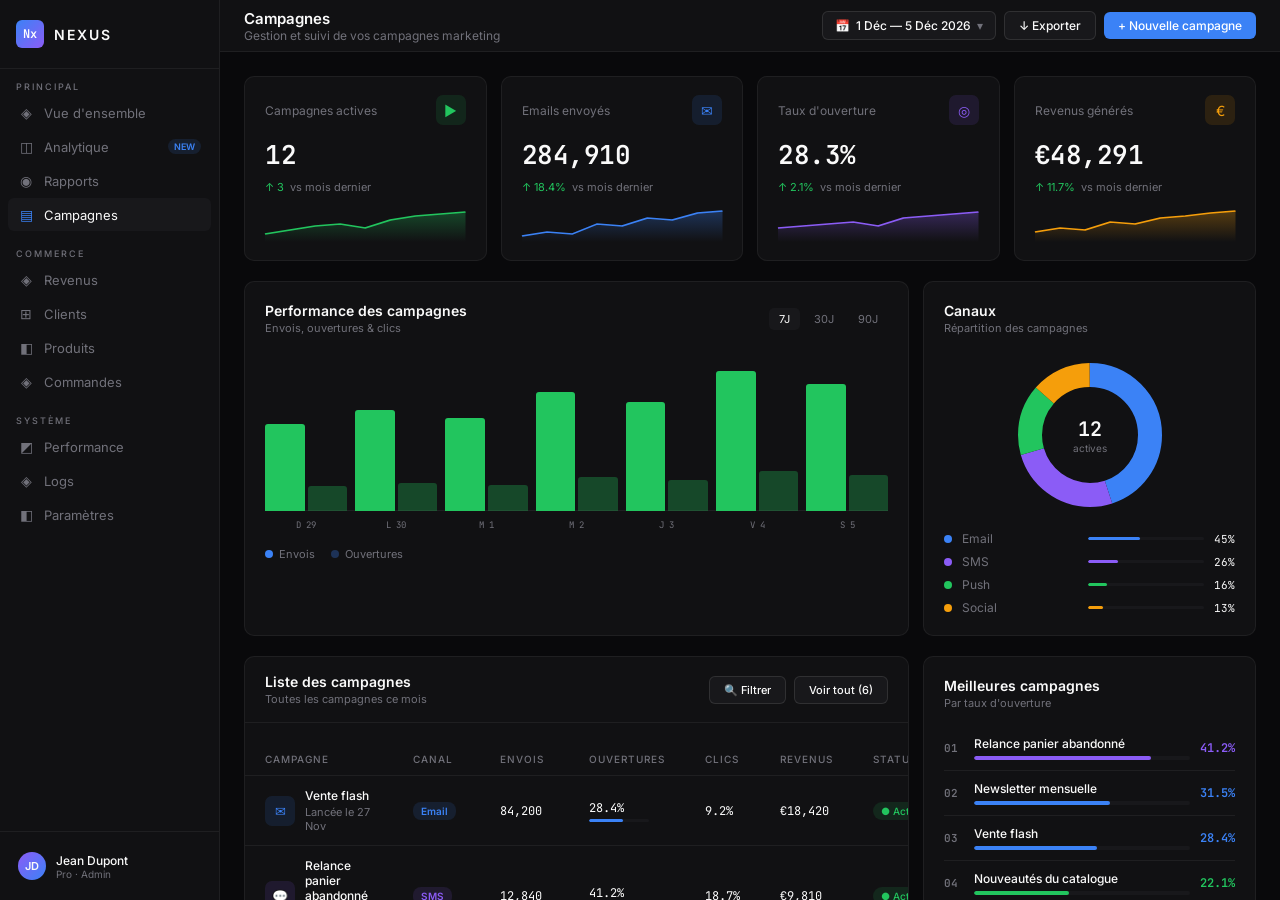
<file: campagnes/index.html>
<!DOCTYPE html>
<html lang="fr">
<head>
  <meta charset="UTF-8">
  <meta name="viewport" content="width=device-width, initial-scale=1.0">
  <title>NEXUS — Campagnes</title>
  <meta name="description" content="Gestion et suivi des campagnes marketing : envois, ouvertures, clics et revenus générés.">
  <meta name="theme-color" content="#09090B">
  <link rel="icon" href="../assets/img/favicon.svg" type="image/svg+xml">
  <link rel="apple-touch-icon" href="../assets/img/apple-touch-icon.png">
  <link rel="canonical" href="https://nexus-sigma-pearl.vercel.app/campagnes/index.html">
  <meta property="og:type" content="website">
  <meta property="og:site_name" content="NEXUS">
  <meta property="og:locale" content="fr_FR">
  <meta property="og:title" content="NEXUS — Campagnes">
  <meta property="og:description" content="Gestion et suivi des campagnes marketing : envois, ouvertures, clics et revenus générés.">
  <meta property="og:url" content="https://nexus-sigma-pearl.vercel.app/campagnes/index.html">
  <meta property="og:image" content="https://nexus-sigma-pearl.vercel.app/assets/img/og-image.jpg">
  <meta property="og:image:width" content="960">
  <meta property="og:image:height" content="456">
  <meta property="og:image:alt" content="Aperçu de la page Vue d'ensemble du tableau de bord NEXUS">
  <meta name="twitter:card" content="summary_large_image">

  <link
    href="https://fonts.googleapis.com/css2?family=JetBrains+Mono:wght@300;400;500&family=Inter:wght@300;400;500;600&display=swap"
    rel="stylesheet"
  >

  <link rel="stylesheet" href="style.css">
  <link rel="stylesheet" href="../assets/css/responsive.css">
</head>
<body>

  <!-- ==========================================
       SIDEBAR
       ========================================== -->
  <aside class="sidebar"></aside>


  <!-- ==========================================
       MAIN
       ========================================== -->
  <div class="main">

    <div class="topbar">
      <div class="tb-left">
        <div>
          <p class="page-title">Campagnes</p>
          <p class="page-sub">Gestion et suivi de vos campagnes marketing</p>
        </div>
      </div>
      <div class="tb-right">
        <div class="date-range" id="dateRangeBtn">
          📅 <span id="dateRangeLabel" data-date="1 {mon:0} — {dmy:0}">Nov 1 — Nov 30, 2026</span> ▾
        </div>
        <button class="tb-btn ghost" id="exportBtn">↓ Exporter</button>
        <button class="tb-btn primary" id="campagneBtn">+ Nouvelle campagne</button>
      </div>
    </div>


    <div class="content">

      <!-- ---- KPI Cards ---- -->
      <div class="kpi-row">

        <div class="kpi-card">
          <div class="kpi-header">
            <span class="kpi-label">Campagnes actives</span>
            <div class="kpi-icon" style="background:var(--green-dim); color:var(--green);">▶</div>
          </div>
          <div class="kpi-value">12</div>
          <div class="kpi-delta">
            <span class="delta-up">↑ 3</span>
            <span class="delta-text">vs mois dernier</span>
          </div>
          <div class="sparkline">
            <svg class="spark-svg" viewBox="0 0 120 36" preserveAspectRatio="none">
              <defs>
                <linearGradient id="sg1" x1="0" y1="0" x2="0" y2="1">
                  <stop offset="0%"   stop-color="#22C55E" stop-opacity=".3"/>
                  <stop offset="100%" stop-color="#22C55E" stop-opacity="0"/>
                </linearGradient>
              </defs>
              <path d="M0,28 L15,24 L30,20 L45,18 L60,22 L75,14 L90,10 L105,8 L120,6"
                    fill="none" stroke="#22C55E" stroke-width="1.5"/>
              <path d="M0,28 L15,24 L30,20 L45,18 L60,22 L75,14 L90,10 L105,8 L120,6 L120,36 L0,36Z"
                    fill="url(#sg1)"/>
            </svg>
          </div>
        </div>

        <div class="kpi-card">
          <div class="kpi-header">
            <span class="kpi-label">Emails envoyés</span>
            <div class="kpi-icon" style="background:var(--blue-dim); color:var(--blue);">✉</div>
          </div>
          <div class="kpi-value">284,910</div>
          <div class="kpi-delta">
            <span class="delta-up">↑ 18.4%</span>
            <span class="delta-text">vs mois dernier</span>
          </div>
          <div class="sparkline">
            <svg class="spark-svg" viewBox="0 0 120 36" preserveAspectRatio="none">
              <defs>
                <linearGradient id="sg2" x1="0" y1="0" x2="0" y2="1">
                  <stop offset="0%"   stop-color="#3B82F6" stop-opacity=".3"/>
                  <stop offset="100%" stop-color="#3B82F6" stop-opacity="0"/>
                </linearGradient>
              </defs>
              <path d="M0,30 L15,26 L30,28 L45,18 L60,20 L75,12 L90,14 L105,7 L120,5"
                    fill="none" stroke="#3B82F6" stroke-width="1.5"/>
              <path d="M0,30 L15,26 L30,28 L45,18 L60,20 L75,12 L90,14 L105,7 L120,5 L120,36 L0,36Z"
                    fill="url(#sg2)"/>
            </svg>
          </div>
        </div>

        <div class="kpi-card">
          <div class="kpi-header">
            <span class="kpi-label">Taux d'ouverture</span>
            <div class="kpi-icon" style="background:var(--violet-dim); color:var(--violet);">◎</div>
          </div>
          <div class="kpi-value">28.3%</div>
          <div class="kpi-delta">
            <span class="delta-up">↑ 2.1%</span>
            <span class="delta-text">vs mois dernier</span>
          </div>
          <div class="sparkline">
            <svg class="spark-svg" viewBox="0 0 120 36" preserveAspectRatio="none">
              <defs>
                <linearGradient id="sg3" x1="0" y1="0" x2="0" y2="1">
                  <stop offset="0%"   stop-color="#8B5CF6" stop-opacity=".3"/>
                  <stop offset="100%" stop-color="#8B5CF6" stop-opacity="0"/>
                </linearGradient>
              </defs>
              <path d="M0,22 L15,20 L30,18 L45,16 L60,20 L75,12 L90,10 L105,8 L120,6"
                    fill="none" stroke="#8B5CF6" stroke-width="1.5"/>
              <path d="M0,22 L15,20 L30,18 L45,16 L60,20 L75,12 L90,10 L105,8 L120,6 L120,36 L0,36Z"
                    fill="url(#sg3)"/>
            </svg>
          </div>
        </div>

        <div class="kpi-card">
          <div class="kpi-header">
            <span class="kpi-label">Revenus générés</span>
            <div class="kpi-icon" style="background:var(--amber-dim); color:var(--amber);">€</div>
          </div>
          <div class="kpi-value">€48,291</div>
          <div class="kpi-delta">
            <span class="delta-up">↑ 11.7%</span>
            <span class="delta-text">vs mois dernier</span>
          </div>
          <div class="sparkline">
            <svg class="spark-svg" viewBox="0 0 120 36" preserveAspectRatio="none">
              <defs>
                <linearGradient id="sg4" x1="0" y1="0" x2="0" y2="1">
                  <stop offset="0%"   stop-color="#F59E0B" stop-opacity=".3"/>
                  <stop offset="100%" stop-color="#F59E0B" stop-opacity="0"/>
                </linearGradient>
              </defs>
              <path d="M0,26 L15,22 L30,24 L45,16 L60,18 L75,12 L90,10 L105,7 L120,5"
                    fill="none" stroke="#F59E0B" stroke-width="1.5"/>
              <path d="M0,26 L15,22 L30,24 L45,16 L60,18 L75,12 L90,10 L105,7 L120,5 L120,36 L0,36Z"
                    fill="url(#sg4)"/>
            </svg>
          </div>
        </div>

      </div>


      <!-- ---- Graphique performances + Canaux ---- -->
      <div class="mid-row">

        <div class="chart-card">
          <div class="card-header">
            <div>
              <p class="card-title">Performance des campagnes</p>
              <p class="card-subtitle">Envois, ouvertures &amp; clics</p>
            </div>
            <div class="chart-tabs">
              <span class="chart-tab active">7J</span>
              <span class="chart-tab">30J</span>
              <span class="chart-tab">90J</span>
            </div>
          </div>
          <div class="bar-chart" id="campagnesChart"></div>
          <div class="chart-legend">
            <span class="cl-item">
              <span class="cl-dot" style="background:var(--blue);"></span>Envois
            </span>
            <span class="cl-item">
              <span class="cl-dot" style="background:rgba(59,130,246,0.3);"></span>Ouvertures
            </span>
          </div>
        </div>

        <div class="chart-card">
          <div class="card-header">
            <div>
              <p class="card-title">Canaux</p>
              <p class="card-subtitle">Répartition des campagnes</p>
            </div>
          </div>
          <div class="donut-wrap">
            <div class="donut-svg-wrap">
              <svg class="donut-svg" viewBox="0 0 120 120">
                <circle cx="60" cy="60" r="45" fill="none" stroke="#3B82F6"
                        stroke-width="18" stroke-dasharray="127 155" stroke-dashoffset="0"/>
                <circle cx="60" cy="60" r="45" fill="none" stroke="#8B5CF6"
                        stroke-width="18" stroke-dasharray="72 210" stroke-dashoffset="-127"/>
                <circle cx="60" cy="60" r="45" fill="none" stroke="#22C55E"
                        stroke-width="18" stroke-dasharray="45 237" stroke-dashoffset="-199"/>
                <circle cx="60" cy="60" r="45" fill="none" stroke="#F59E0B"
                        stroke-width="18" stroke-dasharray="38 244" stroke-dashoffset="-244"/>
              </svg>
              <div class="donut-center">
                <p class="donut-val">12</p>
                <p class="donut-lbl">actives</p>
              </div>
            </div>
            <div class="donut-legend">
              <div class="legend-item">
                <div class="legend-dot" style="background:#3B82F6;"></div>
                <span class="legend-name">Email</span>
                <div class="legend-bar"><div class="legend-fill" style="width:45%; background:#3B82F6;"></div></div>
                <span class="legend-pct">45%</span>
              </div>
              <div class="legend-item">
                <div class="legend-dot" style="background:#8B5CF6;"></div>
                <span class="legend-name">SMS</span>
                <div class="legend-bar"><div class="legend-fill" style="width:26%; background:#8B5CF6;"></div></div>
                <span class="legend-pct">26%</span>
              </div>
              <div class="legend-item">
                <div class="legend-dot" style="background:#22C55E;"></div>
                <span class="legend-name">Push</span>
                <div class="legend-bar"><div class="legend-fill" style="width:16%; background:#22C55E;"></div></div>
                <span class="legend-pct">16%</span>
              </div>
              <div class="legend-item">
                <div class="legend-dot" style="background:#F59E0B;"></div>
                <span class="legend-name">Social</span>
                <div class="legend-bar"><div class="legend-fill" style="width:13%; background:#F59E0B;"></div></div>
                <span class="legend-pct">13%</span>
              </div>
            </div>
          </div>
        </div>

      </div>


      <!-- ---- Tableau campagnes + Détails ---- -->
      <div class="bot-row">

        <div class="table-card">
          <div class="tc-head card-header">
            <div>
              <p class="card-title">Liste des campagnes</p>
              <p class="card-subtitle">Toutes les campagnes ce mois</p>
            </div>
            <div style="display:flex; gap:8px;">
              <button class="tb-btn ghost" style="font-size:11px;" data-action="filtrer">🔍 Filtrer</button>
              <button class="tb-btn ghost" style="font-size:11px;" data-action="voir-tout">Voir tout</button>
            </div>
          </div>
          <table>
            <thead>
              <tr>
                <th>Campagne</th>
                <th>Canal</th>
                <th>Envois</th>
                <th>Ouvertures</th>
                <th>Clics</th>
                <th>Revenus</th>
                <th>Statut</th>
              </tr>
            </thead>
            <tbody>
              <tr>
                <td>
                  <div class="camp-name">
                    <div class="camp-icon" style="background:var(--blue-dim); color:var(--blue);">✉</div>
                    <div>
                      <p class="camp-title">Vente flash</p>
                      <p class="camp-date">Lancée le <span data-date="{dm:-8}">20 Nov</span></p>
                    </div>
                  </div>
                </td>
                <td><span class="canal-badge" style="background:var(--blue-dim); color:var(--blue);">Email</span></td>
                <td class="t-val">84,200</td>
                <td>
                  <div class="metric-cell">
                    <span class="t-val">28.4%</span>
                    <div class="mini-bar"><div class="mini-fill" style="width:57%; background:var(--blue);"></div></div>
                  </div>
                </td>
                <td class="t-val">9.2%</td>
                <td class="t-val">€18,420</td>
                <td><span class="status-pill st-active">● Actif</span></td>
              </tr>
              <tr>
                <td>
                  <div class="camp-name">
                    <div class="camp-icon" style="background:var(--violet-dim); color:var(--violet);">💬</div>
                    <div>
                      <p class="camp-title">Relance panier abandonné</p>
                      <p class="camp-date">Lancée le <span data-date="{dm:-13}">15 Nov</span></p>
                    </div>
                  </div>
                </td>
                <td><span class="canal-badge" style="background:var(--violet-dim); color:var(--violet);">SMS</span></td>
                <td class="t-val">12,840</td>
                <td>
                  <div class="metric-cell">
                    <span class="t-val">41.2%</span>
                    <div class="mini-bar"><div class="mini-fill" style="width:82%; background:var(--violet);"></div></div>
                  </div>
                </td>
                <td class="t-val">18.7%</td>
                <td class="t-val">€9,810</td>
                <td><span class="status-pill st-active">● Actif</span></td>
              </tr>
              <tr>
                <td>
                  <div class="camp-name">
                    <div class="camp-icon" style="background:var(--green-dim); color:var(--green);">🔔</div>
                    <div>
                      <p class="camp-title">Nouveautés du catalogue</p>
                      <p class="camp-date">Lancée le <span data-date="{dm:-18}">10 Nov</span></p>
                    </div>
                  </div>
                </td>
                <td><span class="canal-badge" style="background:var(--green-dim); color:var(--green);">Push</span></td>
                <td class="t-val">48,910</td>
                <td>
                  <div class="metric-cell">
                    <span class="t-val">22.1%</span>
                    <div class="mini-bar"><div class="mini-fill" style="width:44%; background:var(--green);"></div></div>
                  </div>
                </td>
                <td class="t-val">6.4%</td>
                <td class="t-val">€7,240</td>
                <td><span class="status-pill st-active">● Actif</span></td>
              </tr>
              <tr>
                <td>
                  <div class="camp-name">
                    <div class="camp-icon" style="background:var(--amber-dim); color:var(--amber);">📣</div>
                    <div>
                      <p class="camp-title">Offre week-end</p>
                      <p class="camp-date">Lancée le <span data-date="{dm:-26}">2 Nov</span></p>
                    </div>
                  </div>
                </td>
                <td><span class="canal-badge" style="background:var(--amber-dim); color:var(--amber);">Social</span></td>
                <td class="t-val">139,960</td>
                <td>
                  <div class="metric-cell">
                    <span class="t-val">19.8%</span>
                    <div class="mini-bar"><div class="mini-fill" style="width:40%; background:var(--amber);"></div></div>
                  </div>
                </td>
                <td class="t-val">4.1%</td>
                <td class="t-val">€8,200</td>
                <td><span class="status-pill st-ended">◼ Terminé</span></td>
              </tr>
              <tr>
                <td>
                  <div class="camp-name">
                    <div class="camp-icon" style="background:var(--blue-dim); color:var(--blue);">✉</div>
                    <div>
                      <p class="camp-title">Newsletter mensuelle</p>
                      <p class="camp-date">Lancée le <span data-date="{dm:-27}">1 Nov</span></p>
                    </div>
                  </div>
                </td>
                <td><span class="canal-badge" style="background:var(--blue-dim); color:var(--blue);">Email</span></td>
                <td class="t-val">62,400</td>
                <td>
                  <div class="metric-cell">
                    <span class="t-val">31.5%</span>
                    <div class="mini-bar"><div class="mini-fill" style="width:63%; background:var(--blue);"></div></div>
                  </div>
                </td>
                <td class="t-val">7.8%</td>
                <td class="t-val">€4,621</td>
                <td><span class="status-pill st-ended">◼ Terminé</span></td>
              </tr>
              <tr>
                <td>
                  <div class="camp-name">
                    <div class="camp-icon" style="background:var(--cyan-dim); color:var(--cyan);">✉</div>
                    <div>
                      <p class="camp-title">Réactivation inactifs</p>
                      <p class="camp-date">Prévu le <span data-date="{dm:7}">5 Déc</span></p>
                    </div>
                  </div>
                </td>
                <td><span class="canal-badge" style="background:var(--blue-dim); color:var(--blue);">Email</span></td>
                <td class="t-val">—</td>
                <td>
                  <div class="metric-cell">
                    <span class="t-val">—</span>
                    <div class="mini-bar"></div>
                  </div>
                </td>
                <td class="t-val">—</td>
                <td class="t-val">—</td>
                <td><span class="status-pill st-draft">◌ Brouillon</span></td>
              </tr>
            </tbody>
          </table>
        </div>

        <!-- Colonne droite -->
        <div class="right-col">

          <!-- Top performers -->
          <div class="side-card">
            <div class="card-header" style="margin-bottom:16px;">
              <div>
                <p class="card-title">Meilleures campagnes</p>
                <p class="card-subtitle">Par taux d'ouverture</p>
              </div>
            </div>
            <div class="top-list">

              <div class="top-item">
                <span class="top-rank">01</span>
                <div class="top-info">
                  <p class="top-name">Relance panier abandonné</p>
                  <div class="gauge-track" style="margin-top:5px;">
                    <div class="gauge-fill" style="width:82%; background:var(--violet);"></div>
                  </div>
                </div>
                <span class="top-val" style="color:var(--violet);">41.2%</span>
              </div>

              <div class="top-item">
                <span class="top-rank">02</span>
                <div class="top-info">
                  <p class="top-name">Newsletter mensuelle</p>
                  <div class="gauge-track" style="margin-top:5px;">
                    <div class="gauge-fill" style="width:63%; background:var(--blue);"></div>
                  </div>
                </div>
                <span class="top-val" style="color:var(--blue);">31.5%</span>
              </div>

              <div class="top-item">
                <span class="top-rank">03</span>
                <div class="top-info">
                  <p class="top-name">Vente flash</p>
                  <div class="gauge-track" style="margin-top:5px;">
                    <div class="gauge-fill" style="width:57%; background:var(--blue);"></div>
                  </div>
                </div>
                <span class="top-val" style="color:var(--blue);">28.4%</span>
              </div>

              <div class="top-item">
                <span class="top-rank">04</span>
                <div class="top-info">
                  <p class="top-name">Nouveautés du catalogue</p>
                  <div class="gauge-track" style="margin-top:5px;">
                    <div class="gauge-fill" style="width:44%; background:var(--green);"></div>
                  </div>
                </div>
                <span class="top-val" style="color:var(--green);">22.1%</span>
              </div>

              <div class="top-item">
                <span class="top-rank">05</span>
                <div class="top-info">
                  <p class="top-name">Offre week-end</p>
                  <div class="gauge-track" style="margin-top:5px;">
                    <div class="gauge-fill" style="width:40%; background:var(--amber);"></div>
                  </div>
                </div>
                <span class="top-val" style="color:var(--amber);">19.8%</span>
              </div>

            </div>
          </div>

          <!-- Prochaines campagnes -->
          <div class="side-card">
            <div class="card-header" style="margin-bottom:16px;">
              <div>
                <p class="card-title">À venir</p>
                <p class="card-subtitle">Campagnes planifiées</p>
              </div>
              <span class="count-badge">3</span>
            </div>
            <div class="upcoming-list">

              <div class="upcoming-item">
                <div class="upcoming-left">
                  <div class="upc-dot" style="background:var(--blue);"></div>
                  <div>
                    <p class="upc-name">Réactivation inactifs</p>
                    <p class="upc-meta">Email · 28,400 dest.</p>
                  </div>
                </div>
                <div class="upc-date">
                  <p class="upc-day" data-date="{dm:7}">5 Déc</p>
                  <p class="upc-rel">Dans 7j</p>
                </div>
              </div>

              <div class="upcoming-item">
                <div class="upcoming-left">
                  <div class="upc-dot" style="background:var(--green);"></div>
                  <div>
                    <p class="upc-name">Anniversaire clients</p>
                    <p class="upc-meta">Push · 52,000 dest.</p>
                  </div>
                </div>
                <div class="upc-date">
                  <p class="upc-day" data-date="{dm:14}">12 Déc</p>
                  <p class="upc-rel">Dans 14j</p>
                </div>
              </div>

              <div class="upcoming-item">
                <div class="upcoming-left">
                  <div class="upc-dot" style="background:var(--amber);"></div>
                  <div>
                    <p class="upc-name">Grandes soldes</p>
                    <p class="upc-meta">Email + SMS · 94,000 dest.</p>
                  </div>
                </div>
                <div class="upc-date">
                  <p class="upc-day" data-date="{dm:35}">2 Jan</p>
                  <p class="upc-rel">Dans 35j</p>
                </div>
              </div>

            </div>
          </div>

        </div>

      </div>

    </div>

  </div>


  <!-- ── Date Picker ── -->
  <div class="date-picker-popup" id="datePickerPopup" style="display:none;">
    <div class="dp-header">Sélectionner une période</div>
    <div class="dp-presets">
      <button class="dp-preset active" data-days="30">30 derniers jours</button>
      <button class="dp-preset" data-days="7">7 derniers jours</button>
      <button class="dp-preset" data-days="90">90 derniers jours</button>
      <button class="dp-preset" data-days="365">Cette année</button>
    </div>
    <div class="dp-custom">
      <div class="dp-field"><label>Début</label><input type="date" id="dpStart" value="2026-11-01" data-date="{iso1:0}" data-date-attr="value"/></div>
      <div class="dp-field"><label>Fin</label><input type="date" id="dpEnd" value="2026-11-30" data-date="{iso:0}" data-date-attr="value"/></div>
    </div>
    <div class="dp-footer">
      <button class="dp-cancel" id="dpCancel">Annuler</button>
      <button class="dp-apply" id="dpApply">Appliquer</button>
    </div>
  </div>

  <!-- ── Modal Nouvelle campagne ── -->
  <div class="modal-overlay" id="campagneModal" style="display:none;">
    <div class="modal">
      <div class="modal-header">
        <p class="modal-title">Nouvelle campagne</p>
        <button class="modal-close" id="campagneClose">✕</button>
      </div>
      <div class="modal-body">
        <div class="modal-field">
          <label>Nom de la campagne</label>
          <input type="text" class="modal-input" id="campagneNom" placeholder="Ex : Vente flash 2026" data-date="Ex : Vente flash {year:0}" data-date-attr="placeholder"/>
        </div>
        <div class="modal-field">
          <label>Canal</label>
          <select class="modal-select" id="campagneCanal">
            <option>Email</option>
            <option>SMS</option>
            <option>Push</option>
            <option>Social</option>
          </select>
        </div>
        <div class="modal-field">
          <label>Audience cible</label>
          <select class="modal-select" id="campagneAudience">
            <option>Tous les utilisateurs</option>
            <option>Clients actifs</option>
            <option>Nouveaux inscrits</option>
            <option>Clients inactifs</option>
            <option>VIP</option>
          </select>
        </div>
        <div class="modal-field">
          <label>Date de lancement</label>
          <input type="date" class="modal-input" id="campagneDate"/>
        </div>
      </div>
      <div class="modal-footer">
        <button class="tb-btn ghost" id="campagneCancelBtn">Annuler</button>
        <button class="tb-btn primary" id="campagneCreateBtn">Créer la campagne</button>
      </div>
    </div>
  </div>

  <!-- ── Toast ── -->
  <div class="toast-notif" id="toastNotif"></div>

  <script src="../assets/js/dates.js"></script>
  <script src="../assets/js/ui.js"></script>
  <script src="app.js"></script>
<script src="../assets/js/sidebar.js"></script>
</body>
</html>
</file>
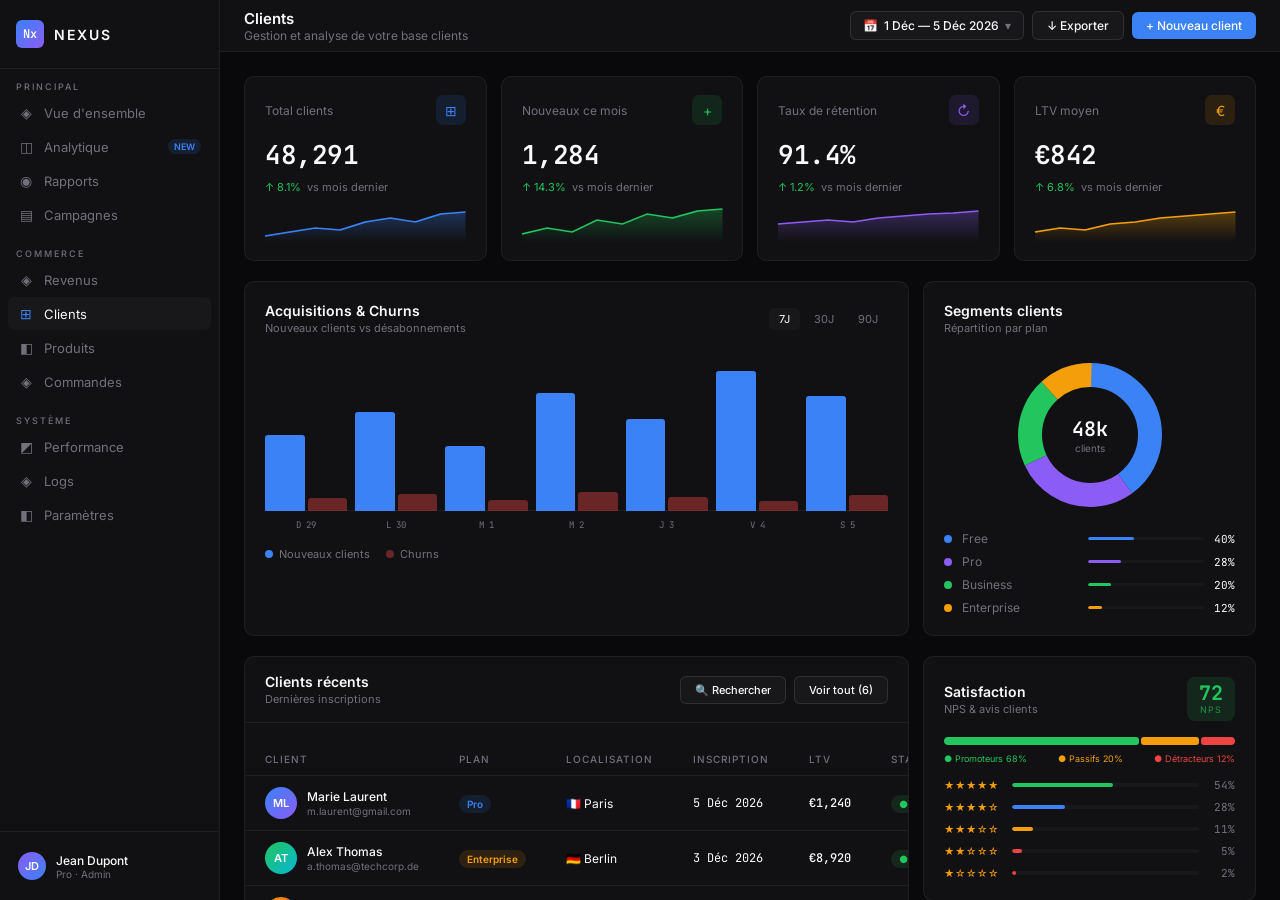
<file: clients/index.html>
<!DOCTYPE html>
<html lang="fr">
<head>
  <meta charset="UTF-8">
  <meta name="viewport" content="width=device-width, initial-scale=1.0">
  <title>NEXUS — Clients</title>
  <meta name="description" content="Base clients : acquisitions, churn, plans d'abonnement et valeur vie client.">
  <meta name="theme-color" content="#09090B">
  <link rel="icon" href="../assets/img/favicon.svg" type="image/svg+xml">
  <link rel="apple-touch-icon" href="../assets/img/apple-touch-icon.png">
  <link rel="canonical" href="https://nexus-sigma-pearl.vercel.app/clients/index.html">
  <meta property="og:type" content="website">
  <meta property="og:site_name" content="NEXUS">
  <meta property="og:locale" content="fr_FR">
  <meta property="og:title" content="NEXUS — Clients">
  <meta property="og:description" content="Base clients : acquisitions, churn, plans d'abonnement et valeur vie client.">
  <meta property="og:url" content="https://nexus-sigma-pearl.vercel.app/clients/index.html">
  <meta property="og:image" content="https://nexus-sigma-pearl.vercel.app/assets/img/og-image.jpg">
  <meta property="og:image:width" content="960">
  <meta property="og:image:height" content="456">
  <meta property="og:image:alt" content="Aperçu de la page Vue d'ensemble du tableau de bord NEXUS">
  <meta name="twitter:card" content="summary_large_image">

  <link
    href="https://fonts.googleapis.com/css2?family=JetBrains+Mono:wght@300;400;500&family=Inter:wght@300;400;500;600&display=swap"
    rel="stylesheet"
  >

  <link rel="stylesheet" href="style.css">
  <link rel="stylesheet" href="../assets/css/responsive.css">
</head>
<body>

  <!-- ==========================================
       SIDEBAR
       ========================================== -->
  <aside class="sidebar"></aside>


  <!-- ==========================================
       MAIN
       ========================================== -->
  <div class="main">

    <div class="topbar">
      <div class="tb-left">
        <div>
          <p class="page-title">Clients</p>
          <p class="page-sub">Gestion et analyse de votre base clients</p>
        </div>
      </div>
      <div class="tb-right">
        <div class="date-range" id="dateRangeBtn">
          📅 <span id="dateRangeLabel" data-date="1 {mon:0} — {dmy:0}">Nov 1 — Nov 30, 2026</span> ▾
        </div>
        <button class="tb-btn ghost" id="exportBtn">↓ Exporter</button>
        <button class="tb-btn primary" id="clientBtn">+ Nouveau client</button>
      </div>
    </div>


    <div class="content">

      <!-- ---- KPI Cards ---- -->
      <div class="kpi-row">

        <div class="kpi-card">
          <div class="kpi-header">
            <span class="kpi-label">Total clients</span>
            <div class="kpi-icon" style="background:var(--blue-dim); color:var(--blue);">⊞</div>
          </div>
          <div class="kpi-value">48,291</div>
          <div class="kpi-delta">
            <span class="delta-up">↑ 8.1%</span>
            <span class="delta-text">vs mois dernier</span>
          </div>
          <div class="sparkline">
            <svg class="spark-svg" viewBox="0 0 120 36" preserveAspectRatio="none">
              <defs>
                <linearGradient id="sg1" x1="0" y1="0" x2="0" y2="1">
                  <stop offset="0%"   stop-color="#3B82F6" stop-opacity=".3"/>
                  <stop offset="100%" stop-color="#3B82F6" stop-opacity="0"/>
                </linearGradient>
              </defs>
              <path d="M0,30 L15,26 L30,22 L45,24 L60,16 L75,12 L90,16 L105,8 L120,6"
                    fill="none" stroke="#3B82F6" stroke-width="1.5"/>
              <path d="M0,30 L15,26 L30,22 L45,24 L60,16 L75,12 L90,16 L105,8 L120,6 L120,36 L0,36Z"
                    fill="url(#sg1)"/>
            </svg>
          </div>
        </div>

        <div class="kpi-card">
          <div class="kpi-header">
            <span class="kpi-label">Nouveaux ce mois</span>
            <div class="kpi-icon" style="background:var(--green-dim); color:var(--green);">+</div>
          </div>
          <div class="kpi-value">1,284</div>
          <div class="kpi-delta">
            <span class="delta-up">↑ 14.3%</span>
            <span class="delta-text">vs mois dernier</span>
          </div>
          <div class="sparkline">
            <svg class="spark-svg" viewBox="0 0 120 36" preserveAspectRatio="none">
              <defs>
                <linearGradient id="sg2" x1="0" y1="0" x2="0" y2="1">
                  <stop offset="0%"   stop-color="#22C55E" stop-opacity=".3"/>
                  <stop offset="100%" stop-color="#22C55E" stop-opacity="0"/>
                </linearGradient>
              </defs>
              <path d="M0,28 L15,22 L30,26 L45,14 L60,18 L75,8 L90,12 L105,5 L120,3"
                    fill="none" stroke="#22C55E" stroke-width="1.5"/>
              <path d="M0,28 L15,22 L30,26 L45,14 L60,18 L75,8 L90,12 L105,5 L120,3 L120,36 L0,36Z"
                    fill="url(#sg2)"/>
            </svg>
          </div>
        </div>

        <div class="kpi-card">
          <div class="kpi-header">
            <span class="kpi-label">Taux de rétention</span>
            <div class="kpi-icon" style="background:var(--violet-dim); color:var(--violet);">↻</div>
          </div>
          <div class="kpi-value">91.4%</div>
          <div class="kpi-delta">
            <span class="delta-up">↑ 1.2%</span>
            <span class="delta-text">vs mois dernier</span>
          </div>
          <div class="sparkline">
            <svg class="spark-svg" viewBox="0 0 120 36" preserveAspectRatio="none">
              <defs>
                <linearGradient id="sg3" x1="0" y1="0" x2="0" y2="1">
                  <stop offset="0%"   stop-color="#8B5CF6" stop-opacity=".3"/>
                  <stop offset="100%" stop-color="#8B5CF6" stop-opacity="0"/>
                </linearGradient>
              </defs>
              <path d="M0,18 L15,16 L30,14 L45,16 L60,12 L75,10 L90,8 L105,7 L120,5"
                    fill="none" stroke="#8B5CF6" stroke-width="1.5"/>
              <path d="M0,18 L15,16 L30,14 L45,16 L60,12 L75,10 L90,8 L105,7 L120,5 L120,36 L0,36Z"
                    fill="url(#sg3)"/>
            </svg>
          </div>
        </div>

        <div class="kpi-card">
          <div class="kpi-header">
            <span class="kpi-label">LTV moyen</span>
            <div class="kpi-icon" style="background:var(--amber-dim); color:var(--amber);">€</div>
          </div>
          <div class="kpi-value">€842</div>
          <div class="kpi-delta">
            <span class="delta-up">↑ 6.8%</span>
            <span class="delta-text">vs mois dernier</span>
          </div>
          <div class="sparkline">
            <svg class="spark-svg" viewBox="0 0 120 36" preserveAspectRatio="none">
              <defs>
                <linearGradient id="sg4" x1="0" y1="0" x2="0" y2="1">
                  <stop offset="0%"   stop-color="#F59E0B" stop-opacity=".3"/>
                  <stop offset="100%" stop-color="#F59E0B" stop-opacity="0"/>
                </linearGradient>
              </defs>
              <path d="M0,26 L15,22 L30,24 L45,18 L60,16 L75,12 L90,10 L105,8 L120,6"
                    fill="none" stroke="#F59E0B" stroke-width="1.5"/>
              <path d="M0,26 L15,22 L30,24 L45,18 L60,16 L75,12 L90,10 L105,8 L120,6 L120,36 L0,36Z"
                    fill="url(#sg4)"/>
            </svg>
          </div>
        </div>

      </div>


      <!-- ---- Graphique acquisitions + Segments ---- -->
      <div class="mid-row">

        <div class="chart-card">
          <div class="card-header">
            <div>
              <p class="card-title">Acquisitions &amp; Churns</p>
              <p class="card-subtitle">Nouveaux clients vs désabonnements</p>
            </div>
            <div class="chart-tabs">
              <span class="chart-tab active">7J</span>
              <span class="chart-tab">30J</span>
              <span class="chart-tab">90J</span>
            </div>
          </div>
          <div class="bar-chart" id="clientsChart"></div>
          <div class="chart-legend">
            <span class="cl-item">
              <span class="cl-dot" style="background:var(--blue);"></span>Nouveaux clients
            </span>
            <span class="cl-item">
              <span class="cl-dot" style="background:rgba(239,68,68,0.4);"></span>Churns
            </span>
          </div>
        </div>

        <div class="chart-card">
          <div class="card-header">
            <div>
              <p class="card-title">Segments clients</p>
              <p class="card-subtitle">Répartition par plan</p>
            </div>
          </div>
          <div class="donut-wrap">
            <div class="donut-svg-wrap">
              <svg class="donut-svg" viewBox="0 0 120 120">
                <circle cx="60" cy="60" r="45" fill="none" stroke="#3B82F6"
                        stroke-width="18" stroke-dasharray="113 169" stroke-dashoffset="0"/>
                <circle cx="60" cy="60" r="45" fill="none" stroke="#8B5CF6"
                        stroke-width="18" stroke-dasharray="79 203" stroke-dashoffset="-113"/>
                <circle cx="60" cy="60" r="45" fill="none" stroke="#22C55E"
                        stroke-width="18" stroke-dasharray="57 225" stroke-dashoffset="-192"/>
                <circle cx="60" cy="60" r="45" fill="none" stroke="#F59E0B"
                        stroke-width="18" stroke-dasharray="34 248" stroke-dashoffset="-249"/>
              </svg>
              <div class="donut-center">
                <p class="donut-val">48k</p>
                <p class="donut-lbl">clients</p>
              </div>
            </div>
            <div class="donut-legend">
              <div class="legend-item">
                <div class="legend-dot" style="background:#3B82F6;"></div>
                <span class="legend-name">Free</span>
                <div class="legend-bar"><div class="legend-fill" style="width:40%; background:#3B82F6;"></div></div>
                <span class="legend-pct">40%</span>
              </div>
              <div class="legend-item">
                <div class="legend-dot" style="background:#8B5CF6;"></div>
                <span class="legend-name">Pro</span>
                <div class="legend-bar"><div class="legend-fill" style="width:28%; background:#8B5CF6;"></div></div>
                <span class="legend-pct">28%</span>
              </div>
              <div class="legend-item">
                <div class="legend-dot" style="background:#22C55E;"></div>
                <span class="legend-name">Business</span>
                <div class="legend-bar"><div class="legend-fill" style="width:20%; background:#22C55E;"></div></div>
                <span class="legend-pct">20%</span>
              </div>
              <div class="legend-item">
                <div class="legend-dot" style="background:#F59E0B;"></div>
                <span class="legend-name">Enterprise</span>
                <div class="legend-bar"><div class="legend-fill" style="width:12%; background:#F59E0B;"></div></div>
                <span class="legend-pct">12%</span>
              </div>
            </div>
          </div>
        </div>

      </div>


      <!-- ---- Tableau clients + Satisfaction ---- -->
      <div class="bot-row">

        <!-- Tableau clients récents -->
        <div class="table-card">
          <div class="tc-head card-header">
            <div>
              <p class="card-title">Clients récents</p>
              <p class="card-subtitle">Dernières inscriptions</p>
            </div>
            <div style="display:flex; gap:8px;">
              <button class="tb-btn ghost" style="font-size:11px;" data-action="rechercher">🔍 Rechercher</button>
              <button class="tb-btn ghost" style="font-size:11px;" data-action="voir-tout">Voir tout</button>
            </div>
          </div>
          <table>
            <thead>
              <tr>
                <th>Client</th>
                <th>Plan</th>
                <th>Localisation</th>
                <th>Inscription</th>
                <th>LTV</th>
                <th>Statut</th>
              </tr>
            </thead>
            <tbody>
              <tr>
                <td>
                  <div class="client-cell">
                    <div class="client-av" style="background: linear-gradient(135deg, #3B82F6, #8B5CF6);">ML</div>
                    <div>
                      <p class="client-name">Marie Laurent</p>
                      <p class="client-email">m.laurent@gmail.com</p>
                    </div>
                  </div>
                </td>
                <td><span class="plan-badge plan-pro">Pro</span></td>
                <td class="t-loc">🇫🇷 Paris</td>
                <td class="t-val" data-date="{dmy:0}">28 Nov 2026</td>
                <td class="t-val t-ltv">€1,240</td>
                <td><span class="status-pill st-active">● Actif</span></td>
              </tr>
              <tr>
                <td>
                  <div class="client-cell">
                    <div class="client-av" style="background: linear-gradient(135deg, #22C55E, #06B6D4);">AT</div>
                    <div>
                      <p class="client-name">Alex Thomas</p>
                      <p class="client-email">a.thomas@techcorp.de</p>
                    </div>
                  </div>
                </td>
                <td><span class="plan-badge plan-enterprise">Enterprise</span></td>
                <td class="t-loc">🇩🇪 Berlin</td>
                <td class="t-val" data-date="{dmy:-2}">26 Nov 2026</td>
                <td class="t-val t-ltv">€8,920</td>
                <td><span class="status-pill st-active">● Actif</span></td>
              </tr>
              <tr>
                <td>
                  <div class="client-cell">
                    <div class="client-av" style="background: linear-gradient(135deg, #F59E0B, #EF4444);">SM</div>
                    <div>
                      <p class="client-name">Sophie Martin</p>
                      <p class="client-email">s.martin@design.fr</p>
                    </div>
                  </div>
                </td>
                <td><span class="plan-badge plan-business">Business</span></td>
                <td class="t-loc">🇫🇷 Lyon</td>
                <td class="t-val" data-date="{dmy:-4}">24 Nov 2026</td>
                <td class="t-val t-ltv">€3,480</td>
                <td><span class="status-pill st-active">● Actif</span></td>
              </tr>
              <tr>
                <td>
                  <div class="client-cell">
                    <div class="client-av" style="background: linear-gradient(135deg, #8B5CF6, #EC4899);">PM</div>
                    <div>
                      <p class="client-name">Pierre Moreau</p>
                      <p class="client-email">p.moreau@orange.fr</p>
                    </div>
                  </div>
                </td>
                <td><span class="plan-badge plan-free">Free</span></td>
                <td class="t-loc">🇫🇷 Bordeaux</td>
                <td class="t-val" data-date="{dmy:-6}">22 Nov 2026</td>
                <td class="t-val t-ltv">€0</td>
                <td><span class="status-pill st-active">● Actif</span></td>
              </tr>
              <tr>
                <td>
                  <div class="client-cell">
                    <div class="client-av" style="background: linear-gradient(135deg, #06B6D4, #3B82F6);">LR</div>
                    <div>
                      <p class="client-name">Laura Ramos</p>
                      <p class="client-email">l.ramos@startup.es</p>
                    </div>
                  </div>
                </td>
                <td><span class="plan-badge plan-pro">Pro</span></td>
                <td class="t-loc">🇪🇸 Madrid</td>
                <td class="t-val" data-date="{dmy:-8}">20 Nov 2026</td>
                <td class="t-val t-ltv">€890</td>
                <td><span class="status-pill st-active">● Actif</span></td>
              </tr>
              <tr>
                <td>
                  <div class="client-cell">
                    <div class="client-av" style="background: linear-gradient(135deg, #71717A, #52525B);">JK</div>
                    <div>
                      <p class="client-name">Jonas Klein</p>
                      <p class="client-email">j.klein@media.de</p>
                    </div>
                  </div>
                </td>
                <td><span class="plan-badge plan-pro">Pro</span></td>
                <td class="t-loc">🇩🇪 Munich</td>
                <td class="t-val" data-date="{dmy:-10}">18 Nov 2026</td>
                <td class="t-val t-ltv">€1,560</td>
                <td><span class="status-pill st-inactive">○ Inactif</span></td>
              </tr>
            </tbody>
          </table>
        </div>

        <!-- Colonne droite -->
        <div class="right-col">

          <!-- Satisfaction client -->
          <div class="side-card">
            <div class="card-header" style="margin-bottom:16px;">
              <div>
                <p class="card-title">Satisfaction</p>
                <p class="card-subtitle">NPS &amp; avis clients</p>
              </div>
              <div class="nps-score">
                <span class="nps-val">72</span>
                <span class="nps-lbl">NPS</span>
              </div>
            </div>

            <div class="nps-bar-wrap">
              <div class="nps-segment" style="width:68%; background:var(--green);" title="Promoteurs 68%"></div>
              <div class="nps-segment" style="width:20%; background:var(--amber);" title="Passifs 20%"></div>
              <div class="nps-segment" style="width:12%; background:var(--red);" title="Détracteurs 12%"></div>
            </div>
            <div class="nps-labels">
              <span style="color:var(--green);">● Promoteurs 68%</span>
              <span style="color:var(--amber);">● Passifs 20%</span>
              <span style="color:var(--red);">● Détracteurs 12%</span>
            </div>

            <div class="rating-list">
              <div class="rating-item">
                <span class="rating-stars">★★★★★</span>
                <div class="gauge-track" style="flex:1;">
                  <div class="gauge-fill" style="width:54%; background:var(--green);"></div>
                </div>
                <span class="rating-pct">54%</span>
              </div>
              <div class="rating-item">
                <span class="rating-stars">★★★★☆</span>
                <div class="gauge-track" style="flex:1;">
                  <div class="gauge-fill" style="width:28%; background:var(--blue);"></div>
                </div>
                <span class="rating-pct">28%</span>
              </div>
              <div class="rating-item">
                <span class="rating-stars">★★★☆☆</span>
                <div class="gauge-track" style="flex:1;">
                  <div class="gauge-fill" style="width:11%; background:var(--amber);"></div>
                </div>
                <span class="rating-pct">11%</span>
              </div>
              <div class="rating-item">
                <span class="rating-stars">★★☆☆☆</span>
                <div class="gauge-track" style="flex:1;">
                  <div class="gauge-fill" style="width:5%; background:var(--red);"></div>
                </div>
                <span class="rating-pct">5%</span>
              </div>
              <div class="rating-item">
                <span class="rating-stars">★☆☆☆☆</span>
                <div class="gauge-track" style="flex:1;">
                  <div class="gauge-fill" style="width:2%; background:var(--red);"></div>
                </div>
                <span class="rating-pct">2%</span>
              </div>
            </div>
          </div>

          <!-- Top clients par LTV -->
          <div class="side-card">
            <div class="card-header" style="margin-bottom:16px;">
              <div>
                <p class="card-title">Top clients</p>
                <p class="card-subtitle">Par valeur vie client (LTV)</p>
              </div>
            </div>
            <div class="top-clients-list">

              <div class="top-client-item">
                <span class="top-rank">01</span>
                <div class="client-av-sm" style="background: linear-gradient(135deg, #22C55E, #06B6D4);">AT</div>
                <div class="top-client-info">
                  <p class="top-client-name">Alex Thomas</p>
                  <div class="gauge-track" style="margin-top:4px;">
                    <div class="gauge-fill" style="width:100%; background:var(--green);"></div>
                  </div>
                </div>
                <span class="top-client-val">€8,920</span>
              </div>

              <div class="top-client-item">
                <span class="top-rank">02</span>
                <div class="client-av-sm" style="background: linear-gradient(135deg, #F59E0B, #EF4444);">SM</div>
                <div class="top-client-info">
                  <p class="top-client-name">Sophie Martin</p>
                  <div class="gauge-track" style="margin-top:4px;">
                    <div class="gauge-fill" style="width:39%; background:var(--amber);"></div>
                  </div>
                </div>
                <span class="top-client-val">€3,480</span>
              </div>

              <div class="top-client-item">
                <span class="top-rank">03</span>
                <div class="client-av-sm" style="background: linear-gradient(135deg, #06B6D4, #3B82F6);">LR</div>
                <div class="top-client-info">
                  <p class="top-client-name">Laura Ramos</p>
                  <div class="gauge-track" style="margin-top:4px;">
                    <div class="gauge-fill" style="width:17%; background:var(--blue);"></div>
                  </div>
                </div>
                <span class="top-client-val">€1,560</span>
              </div>

              <div class="top-client-item">
                <span class="top-rank">04</span>
                <div class="client-av-sm" style="background: linear-gradient(135deg, #3B82F6, #8B5CF6);">ML</div>
                <div class="top-client-info">
                  <p class="top-client-name">Marie Laurent</p>
                  <div class="gauge-track" style="margin-top:4px;">
                    <div class="gauge-fill" style="width:14%; background:var(--violet);"></div>
                  </div>
                </div>
                <span class="top-client-val">€1,240</span>
              </div>
            </div>
          </div><!-- /.side-card top clients -->

        </div><!-- /.right-col -->

      </div><!-- /.bot-row -->
    </div><!-- /.content -->
  </div><!-- /.main -->

  <!-- ── Date Picker ── -->
  <div class="date-picker-popup" id="datePickerPopup" style="display:none;">
    <div class="dp-header">Sélectionner une période</div>
    <div class="dp-presets">
      <button class="dp-preset active" data-days="30">30 derniers jours</button>
      <button class="dp-preset" data-days="7">7 derniers jours</button>
      <button class="dp-preset" data-days="90">90 derniers jours</button>
      <button class="dp-preset" data-days="365">Cette année</button>
    </div>
    <div class="dp-custom">
      <div class="dp-field"><label>Début</label><input type="date" id="dpStart" value="2026-11-01" data-date="{iso1:0}" data-date-attr="value"/></div>
      <div class="dp-field"><label>Fin</label><input type="date" id="dpEnd" value="2026-11-30" data-date="{iso:0}" data-date-attr="value"/></div>
    </div>
    <div class="dp-footer">
      <button class="dp-cancel" id="dpCancel">Annuler</button>
      <button class="dp-apply" id="dpApply">Appliquer</button>
    </div>
  </div>

  <!-- ── Modal Nouveau client ── -->
  <div class="modal-overlay" id="clientModal" style="display:none;">
    <div class="modal">
      <div class="modal-header">
        <p class="modal-title">Nouveau client</p>
        <button class="modal-close" id="clientClose">✕</button>
      </div>
      <div class="modal-body">
        <div class="modal-field">
          <label>Nom complet</label>
          <input type="text" class="modal-input" id="clientNom" placeholder="Ex : Marie Dupont"/>
        </div>
        <div class="modal-field">
          <label>Email</label>
          <input type="email" class="modal-input" id="clientEmail" placeholder="marie@exemple.com"/>
        </div>
        <div class="modal-field">
          <label>Plan</label>
          <select class="modal-select" id="clientPlan">
            <option>Free</option>
            <option>Pro</option>
            <option>Business</option>
            <option>Enterprise</option>
          </select>
        </div>
        <div class="modal-field">
          <label>Localisation</label>
          <input type="text" class="modal-input" id="clientLoc" placeholder="Ex : Paris, France"/>
        </div>
      </div>
      <div class="modal-footer">
        <button class="tb-btn ghost" id="clientCancelBtn">Annuler</button>
        <button class="tb-btn primary" id="clientCreateBtn">Créer le client</button>
      </div>
    </div>
  </div>

  <!-- ── Toast ── -->
  <div class="toast-notif" id="toastNotif"></div>

  <script src="../assets/js/dates.js"></script>
  <script src="../assets/js/ui.js"></script>
  <script src="app.js"></script>
<script src="../assets/js/sidebar.js"></script>
</body>
</html>
</file>
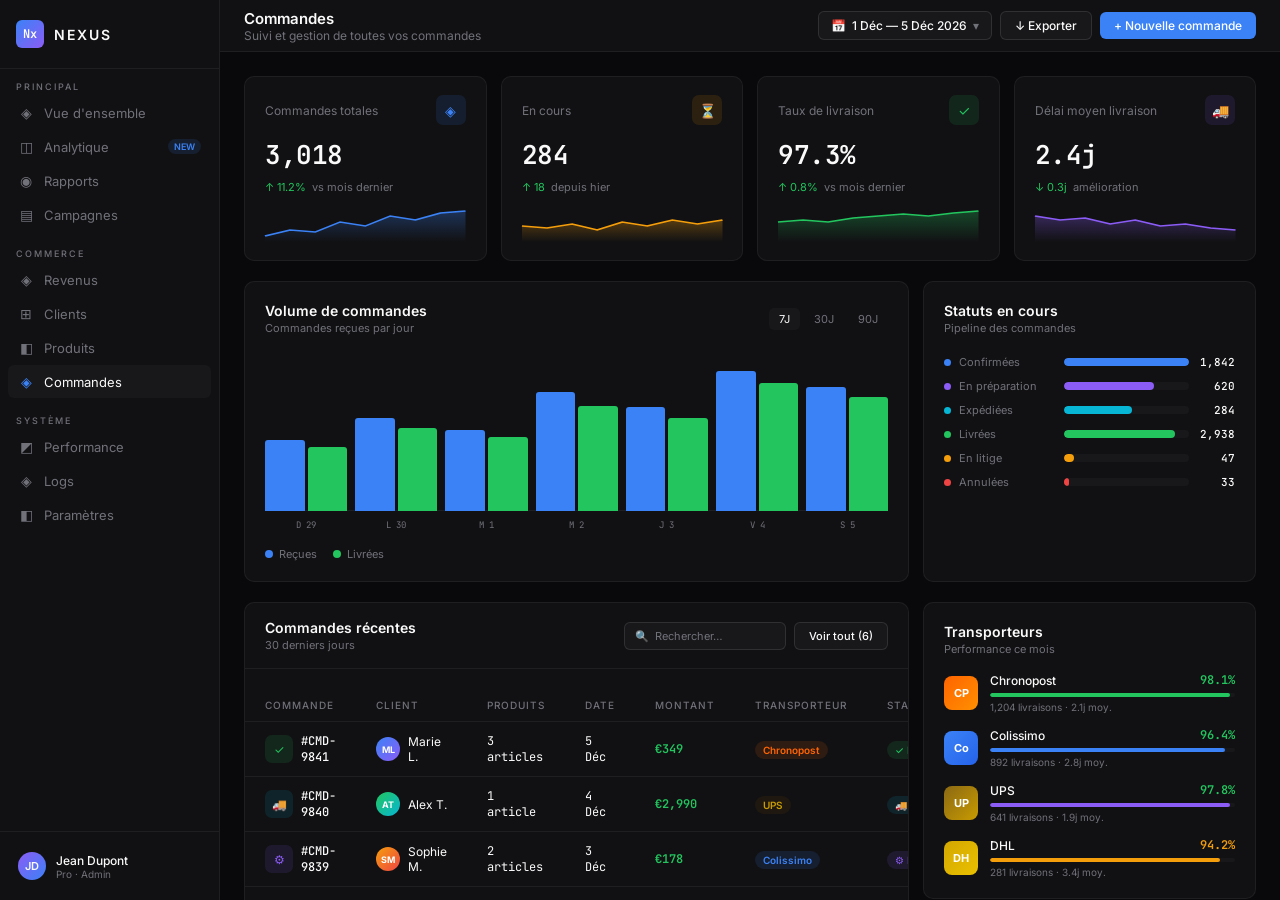
<file: commandes/index.html>
<!DOCTYPE html>
<html lang="fr">
<head>
  <meta charset="UTF-8">
  <meta name="viewport" content="width=device-width, initial-scale=1.0">
  <title>NEXUS — Commandes</title>
  <meta name="description" content="Traitement et suivi des commandes : préparation, expédition et livraison.">
  <meta name="theme-color" content="#09090B">
  <link rel="icon" href="../assets/img/favicon.svg" type="image/svg+xml">
  <link rel="apple-touch-icon" href="../assets/img/apple-touch-icon.png">
  <link rel="canonical" href="https://nexus-sigma-pearl.vercel.app/commandes/index.html">
  <meta property="og:type" content="website">
  <meta property="og:site_name" content="NEXUS">
  <meta property="og:locale" content="fr_FR">
  <meta property="og:title" content="NEXUS — Commandes">
  <meta property="og:description" content="Traitement et suivi des commandes : préparation, expédition et livraison.">
  <meta property="og:url" content="https://nexus-sigma-pearl.vercel.app/commandes/index.html">
  <meta property="og:image" content="https://nexus-sigma-pearl.vercel.app/assets/img/og-image.jpg">
  <meta property="og:image:width" content="960">
  <meta property="og:image:height" content="456">
  <meta property="og:image:alt" content="Aperçu de la page Vue d'ensemble du tableau de bord NEXUS">
  <meta name="twitter:card" content="summary_large_image">

  <link
    href="https://fonts.googleapis.com/css2?family=JetBrains+Mono:wght@300;400;500&family=Inter:wght@300;400;500;600&display=swap"
    rel="stylesheet"
  >
  <link rel="stylesheet" href="style.css">
  <link rel="stylesheet" href="../assets/css/responsive.css">
</head>
<body>

  <!-- SIDEBAR -->
  <aside class="sidebar"></aside>


  <!-- MAIN -->
  <div class="main">

    <div class="topbar">
      <div class="tb-left">
        <div>
          <p class="page-title">Commandes</p>
          <p class="page-sub">Suivi et gestion de toutes vos commandes</p>
        </div>
      </div>
      <div class="tb-right">
        <div class="date-range" id="dateRangeBtn">📅 <span id="dateRangeLabel" data-date="1 {mon:0} — {dmy:0}">Nov 1 — Nov 30, 2026</span> ▾</div>
        <button class="tb-btn ghost" id="exportBtn">↓ Exporter</button>
        <button class="tb-btn primary" id="commandeBtn">+ Nouvelle commande</button>
      </div>
    </div>


    <div class="content">

      <!-- KPI -->
      <div class="kpi-row">

        <div class="kpi-card">
          <div class="kpi-header">
            <span class="kpi-label">Commandes totales</span>
            <div class="kpi-icon" style="background:var(--blue-dim);color:var(--blue);">◈</div>
          </div>
          <div class="kpi-value">3,018</div>
          <div class="kpi-delta"><span class="delta-up">↑ 11.2%</span><span class="delta-text">vs mois dernier</span></div>
          <div class="sparkline">
            <svg class="spark-svg" viewBox="0 0 120 36" preserveAspectRatio="none">
              <defs><linearGradient id="sg1" x1="0" y1="0" x2="0" y2="1">
                <stop offset="0%" stop-color="#3B82F6" stop-opacity=".3"/>
                <stop offset="100%" stop-color="#3B82F6" stop-opacity="0"/>
              </linearGradient></defs>
              <path d="M0,30 L15,24 L30,26 L45,16 L60,20 L75,10 L90,14 L105,7 L120,5" fill="none" stroke="#3B82F6" stroke-width="1.5"/>
              <path d="M0,30 L15,24 L30,26 L45,16 L60,20 L75,10 L90,14 L105,7 L120,5 L120,36 L0,36Z" fill="url(#sg1)"/>
            </svg>
          </div>
        </div>

        <div class="kpi-card">
          <div class="kpi-header">
            <span class="kpi-label">En cours</span>
            <div class="kpi-icon" style="background:var(--amber-dim);color:var(--amber);">⏳</div>
          </div>
          <div class="kpi-value">284</div>
          <div class="kpi-delta"><span class="delta-up">↑ 18</span><span class="delta-text">depuis hier</span></div>
          <div class="sparkline">
            <svg class="spark-svg" viewBox="0 0 120 36" preserveAspectRatio="none">
              <defs><linearGradient id="sg2" x1="0" y1="0" x2="0" y2="1">
                <stop offset="0%" stop-color="#F59E0B" stop-opacity=".3"/>
                <stop offset="100%" stop-color="#F59E0B" stop-opacity="0"/>
              </linearGradient></defs>
              <path d="M0,20 L15,22 L30,18 L45,24 L60,16 L75,20 L90,14 L105,18 L120,14" fill="none" stroke="#F59E0B" stroke-width="1.5"/>
              <path d="M0,20 L15,22 L30,18 L45,24 L60,16 L75,20 L90,14 L105,18 L120,14 L120,36 L0,36Z" fill="url(#sg2)"/>
            </svg>
          </div>
        </div>

        <div class="kpi-card">
          <div class="kpi-header">
            <span class="kpi-label">Taux de livraison</span>
            <div class="kpi-icon" style="background:var(--green-dim);color:var(--green);">✓</div>
          </div>
          <div class="kpi-value">97.3%</div>
          <div class="kpi-delta"><span class="delta-up">↑ 0.8%</span><span class="delta-text">vs mois dernier</span></div>
          <div class="sparkline">
            <svg class="spark-svg" viewBox="0 0 120 36" preserveAspectRatio="none">
              <defs><linearGradient id="sg3" x1="0" y1="0" x2="0" y2="1">
                <stop offset="0%" stop-color="#22C55E" stop-opacity=".3"/>
                <stop offset="100%" stop-color="#22C55E" stop-opacity="0"/>
              </linearGradient></defs>
              <path d="M0,16 L15,14 L30,16 L45,12 L60,10 L75,8 L90,10 L105,7 L120,5" fill="none" stroke="#22C55E" stroke-width="1.5"/>
              <path d="M0,16 L15,14 L30,16 L45,12 L60,10 L75,8 L90,10 L105,7 L120,5 L120,36 L0,36Z" fill="url(#sg3)"/>
            </svg>
          </div>
        </div>

        <div class="kpi-card">
          <div class="kpi-header">
            <span class="kpi-label">Délai moyen livraison</span>
            <div class="kpi-icon" style="background:var(--violet-dim);color:var(--violet);">🚚</div>
          </div>
          <div class="kpi-value">2.4j</div>
          <div class="kpi-delta"><span class="delta-up">↓ 0.3j</span><span class="delta-text">amélioration</span></div>
          <div class="sparkline">
            <svg class="spark-svg" viewBox="0 0 120 36" preserveAspectRatio="none">
              <defs><linearGradient id="sg4" x1="0" y1="0" x2="0" y2="1">
                <stop offset="0%" stop-color="#8B5CF6" stop-opacity=".3"/>
                <stop offset="100%" stop-color="#8B5CF6" stop-opacity="0"/>
              </linearGradient></defs>
              <path d="M0,10 L15,14 L30,12 L45,18 L60,14 L75,20 L90,18 L105,22 L120,24" fill="none" stroke="#8B5CF6" stroke-width="1.5"/>
              <path d="M0,10 L15,14 L30,12 L45,18 L60,14 L75,20 L90,18 L105,22 L120,24 L120,36 L0,36Z" fill="url(#sg4)"/>
            </svg>
          </div>
        </div>

      </div>


      <!-- Graphique + Entonnoir statuts -->
      <div class="mid-row">

        <div class="chart-card">
          <div class="card-header">
            <div>
              <p class="card-title">Volume de commandes</p>
              <p class="card-subtitle">Commandes reçues par jour</p>
            </div>
            <div class="chart-tabs">
              <span class="chart-tab active">7J</span>
              <span class="chart-tab">30J</span>
              <span class="chart-tab">90J</span>
            </div>
          </div>
          <div class="bar-chart" id="commandesChart"></div>
          <div class="chart-legend">
            <span class="cl-item"><span class="cl-dot" style="background:var(--blue);"></span>Reçues</span>
            <span class="cl-item"><span class="cl-dot" style="background:var(--green);"></span>Livrées</span>
          </div>
        </div>

        <!-- Entonnoir statuts -->
        <div class="chart-card">
          <div class="card-header">
            <div>
              <p class="card-title">Statuts en cours</p>
              <p class="card-subtitle">Pipeline des commandes</p>
            </div>
          </div>
          <div class="funnel-wrap">

            <div class="funnel-item">
              <div class="funnel-left">
                <div class="funnel-dot" style="background:var(--blue);"></div>
                <span class="funnel-label">Confirmées</span>
              </div>
              <div class="funnel-bar-wrap">
                <div class="funnel-bar" style="width:100%; background:var(--blue);"></div>
              </div>
              <span class="funnel-val">1,842</span>
            </div>

            <div class="funnel-item">
              <div class="funnel-left">
                <div class="funnel-dot" style="background:var(--violet);"></div>
                <span class="funnel-label">En préparation</span>
              </div>
              <div class="funnel-bar-wrap">
                <div class="funnel-bar" style="width:72%; background:var(--violet);"></div>
              </div>
              <span class="funnel-val">620</span>
            </div>

            <div class="funnel-item">
              <div class="funnel-left">
                <div class="funnel-dot" style="background:var(--cyan);"></div>
                <span class="funnel-label">Expédiées</span>
              </div>
              <div class="funnel-bar-wrap">
                <div class="funnel-bar" style="width:54%; background:var(--cyan);"></div>
              </div>
              <span class="funnel-val">284</span>
            </div>

            <div class="funnel-item">
              <div class="funnel-left">
                <div class="funnel-dot" style="background:var(--green);"></div>
                <span class="funnel-label">Livrées</span>
              </div>
              <div class="funnel-bar-wrap">
                <div class="funnel-bar" style="width:89%; background:var(--green);"></div>
              </div>
              <span class="funnel-val">2,938</span>
            </div>

            <div class="funnel-item">
              <div class="funnel-left">
                <div class="funnel-dot" style="background:var(--amber);"></div>
                <span class="funnel-label">En litige</span>
              </div>
              <div class="funnel-bar-wrap">
                <div class="funnel-bar" style="width:8%; background:var(--amber);"></div>
              </div>
              <span class="funnel-val">47</span>
            </div>

            <div class="funnel-item">
              <div class="funnel-left">
                <div class="funnel-dot" style="background:var(--red);"></div>
                <span class="funnel-label">Annulées</span>
              </div>
              <div class="funnel-bar-wrap">
                <div class="funnel-bar" style="width:4%; background:var(--red);"></div>
              </div>
              <span class="funnel-val">33</span>
            </div>

          </div>
        </div>

      </div>


      <!-- Tableau commandes + Transporteurs -->
      <div class="bot-row">

        <div class="table-card">
          <div class="tc-head card-header">
            <div>
              <p class="card-title">Commandes récentes</p>
              <p class="card-subtitle">30 derniers jours</p>
            </div>
            <div style="display:flex;gap:8px;">
              <div class="search-box">
                <span class="search-icon">🔍</span>
                <input class="search-input" placeholder="Rechercher…" id="searchInput"/>
              </div>
              <button class="tb-btn ghost" style="font-size:11px;" data-action="voir-tout">Voir tout</button>
            </div>
          </div>
          <table>
            <thead>
              <tr>
                <th>Commande</th>
                <th>Client</th>
                <th>Produits</th>
                <th>Date</th>
                <th>Montant</th>
                <th>Transporteur</th>
                <th>Statut</th>
              </tr>
            </thead>
            <tbody id="commandesBody">
              <tr>
                <td>
                  <div class="order-cell">
                    <div class="order-icon" style="background:var(--green-dim);color:var(--green);">✓</div>
                    <span class="order-id">#CMD-9841</span>
                  </div>
                </td>
                <td><div class="client-mini"><div class="mini-av" style="background:linear-gradient(135deg,#3B82F6,#8B5CF6);">ML</div><span>Marie L.</span></div></td>
                <td class="t-val">3 articles</td>
                <td class="t-val" data-date="{dm:0}">28 Nov</td>
                <td class="t-val t-pos">€349</td>
                <td><span class="carrier-badge carrier-chrono">Chronopost</span></td>
                <td><span class="status-pill st-delivered">✓ Livré</span></td>
              </tr>
              <tr>
                <td>
                  <div class="order-cell">
                    <div class="order-icon" style="background:var(--cyan-dim);color:var(--cyan);">🚚</div>
                    <span class="order-id">#CMD-9840</span>
                  </div>
                </td>
                <td><div class="client-mini"><div class="mini-av" style="background:linear-gradient(135deg,#22C55E,#06B6D4);">AT</div><span>Alex T.</span></div></td>
                <td class="t-val">1 article</td>
                <td class="t-val" data-date="{dm:-1}">27 Nov</td>
                <td class="t-val t-pos">€2,990</td>
                <td><span class="carrier-badge carrier-ups">UPS</span></td>
                <td><span class="status-pill st-shipped">🚚 Expédié</span></td>
              </tr>
              <tr>
                <td>
                  <div class="order-cell">
                    <div class="order-icon" style="background:var(--violet-dim);color:var(--violet);">⚙</div>
                    <span class="order-id">#CMD-9839</span>
                  </div>
                </td>
                <td><div class="client-mini"><div class="mini-av" style="background:linear-gradient(135deg,#F59E0B,#EF4444);">SM</div><span>Sophie M.</span></div></td>
                <td class="t-val">2 articles</td>
                <td class="t-val" data-date="{dm:-2}">26 Nov</td>
                <td class="t-val t-pos">€178</td>
                <td><span class="carrier-badge carrier-colissimo">Colissimo</span></td>
                <td><span class="status-pill st-prep">⚙ Préparation</span></td>
              </tr>
              <tr>
                <td>
                  <div class="order-cell">
                    <div class="order-icon" style="background:var(--green-dim);color:var(--green);">✓</div>
                    <span class="order-id">#CMD-9838</span>
                  </div>
                </td>
                <td><div class="client-mini"><div class="mini-av" style="background:linear-gradient(135deg,#06B6D4,#3B82F6);">LR</div><span>Laura R.</span></div></td>
                <td class="t-val">5 articles</td>
                <td class="t-val" data-date="{dm:-3}">25 Nov</td>
                <td class="t-val t-pos">€891</td>
                <td><span class="carrier-badge carrier-dhl">DHL</span></td>
                <td><span class="status-pill st-delivered">✓ Livré</span></td>
              </tr>
              <tr>
                <td>
                  <div class="order-cell">
                    <div class="order-icon" style="background:var(--amber-dim);color:var(--amber);">⚠</div>
                    <span class="order-id">#CMD-9830</span>
                  </div>
                </td>
                <td><div class="client-mini"><div class="mini-av" style="background:linear-gradient(135deg,#8B5CF6,#EC4899);">PM</div><span>Pierre M.</span></div></td>
                <td class="t-val">2 articles</td>
                <td class="t-val" data-date="{dm:-5}">23 Nov</td>
                <td class="t-val t-pos">€420</td>
                <td><span class="carrier-badge carrier-chrono">Chronopost</span></td>
                <td><span class="status-pill st-dispute">⚠ Litige</span></td>
              </tr>
              <tr>
                <td>
                  <div class="order-cell">
                    <div class="order-icon" style="background:var(--red-dim);color:var(--red);">✕</div>
                    <span class="order-id">#CMD-9821</span>
                  </div>
                </td>
                <td><div class="client-mini"><div class="mini-av" style="background:linear-gradient(135deg,#71717A,#52525B);">JK</div><span>Jonas K.</span></div></td>
                <td class="t-val">1 article</td>
                <td class="t-val" data-date="{dm:-7}">21 Nov</td>
                <td class="t-val t-neg">−€140</td>
                <td><span class="carrier-badge carrier-none">—</span></td>
                <td><span class="status-pill st-cancelled">✕ Annulé</span></td>
              </tr>
            </tbody>
          </table>
        </div>

        <!-- Colonne droite -->
        <div class="right-col">

          <!-- Transporteurs -->
          <div class="side-card">
            <div class="card-header" style="margin-bottom:16px;">
              <div>
                <p class="card-title">Transporteurs</p>
                <p class="card-subtitle">Performance ce mois</p>
              </div>
            </div>
            <div class="carrier-list">

              <div class="carrier-item">
                <div class="carrier-logo carrier-chrono-bg">CP</div>
                <div class="carrier-info">
                  <div class="carrier-header">
                    <span class="carrier-name">Chronopost</span>
                    <span class="carrier-rate" style="color:var(--green);">98.1%</span>
                  </div>
                  <div class="gauge-track">
                    <div class="gauge-fill" style="width:98%; background:var(--green);"></div>
                  </div>
                  <span class="carrier-meta">1,204 livraisons · 2.1j moy.</span>
                </div>
              </div>

              <div class="carrier-item">
                <div class="carrier-logo carrier-colissimo-bg">Co</div>
                <div class="carrier-info">
                  <div class="carrier-header">
                    <span class="carrier-name">Colissimo</span>
                    <span class="carrier-rate" style="color:var(--green);">96.4%</span>
                  </div>
                  <div class="gauge-track">
                    <div class="gauge-fill" style="width:96%; background:var(--blue);"></div>
                  </div>
                  <span class="carrier-meta">892 livraisons · 2.8j moy.</span>
                </div>
              </div>

              <div class="carrier-item">
                <div class="carrier-logo carrier-ups-bg">UP</div>
                <div class="carrier-info">
                  <div class="carrier-header">
                    <span class="carrier-name">UPS</span>
                    <span class="carrier-rate" style="color:var(--green);">97.8%</span>
                  </div>
                  <div class="gauge-track">
                    <div class="gauge-fill" style="width:98%; background:var(--violet);"></div>
                  </div>
                  <span class="carrier-meta">641 livraisons · 1.9j moy.</span>
                </div>
              </div>

              <div class="carrier-item">
                <div class="carrier-logo carrier-dhl-bg">DH</div>
                <div class="carrier-info">
                  <div class="carrier-header">
                    <span class="carrier-name">DHL</span>
                    <span class="carrier-rate" style="color:var(--amber);">94.2%</span>
                  </div>
                  <div class="gauge-track">
                    <div class="gauge-fill" style="width:94%; background:var(--amber);"></div>
                  </div>
                  <span class="carrier-meta">281 livraisons · 3.4j moy.</span>
                </div>
              </div>

            </div>
          </div>

          <!-- Zones de livraison -->
          <div class="side-card">
            <div class="card-header" style="margin-bottom:16px;">
              <div>
                <p class="card-title">Zones de livraison</p>
                <p class="card-subtitle">Volume par région</p>
              </div>
            </div>
            <div class="zone-list">

              <div class="zone-item">
                <span class="zone-flag">🇫🇷</span>
                <div class="zone-info">
                  <div class="zone-header">
                    <span class="zone-name">France métropolitaine</span>
                    <span class="zone-val">1,842</span>
                  </div>
                  <div class="gauge-track">
                    <div class="gauge-fill" style="width:100%; background:var(--blue);"></div>
                  </div>
                </div>
              </div>

              <div class="zone-item">
                <span class="zone-flag">🇩🇪</span>
                <div class="zone-info">
                  <div class="zone-header">
                    <span class="zone-name">Allemagne</span>
                    <span class="zone-val">604</span>
                  </div>
                  <div class="gauge-track">
                    <div class="gauge-fill" style="width:33%; background:var(--violet);"></div>
                  </div>
                </div>
              </div>

              <div class="zone-item">
                <span class="zone-flag">🇬🇧</span>
                <div class="zone-info">
                  <div class="zone-header">
                    <span class="zone-name">Royaume-Uni</span>
                    <span class="zone-val">381</span>
                  </div>
                  <div class="gauge-track">
                    <div class="gauge-fill" style="width:21%; background:var(--green);"></div>
                  </div>
                </div>
              </div>

              <div class="zone-item">
                <span class="zone-flag">🌍</span>
                <div class="zone-info">
                  <div class="zone-header">
                    <span class="zone-name">Autres pays</span>
                    <span class="zone-val">191</span>
                  </div>
                  <div class="gauge-track">
                    <div class="gauge-fill" style="width:10%; background:var(--amber);"></div>
                  </div>
                </div>
              </div>

            </div>
          </div>

        </div>

      </div>

    </div>

  </div>


  <!-- ── Date Picker ── -->
  <div class="date-picker-popup" id="datePickerPopup" style="display:none;">
    <div class="dp-header">Sélectionner une période</div>
    <div class="dp-presets">
      <button class="dp-preset active" data-days="30">30 derniers jours</button>
      <button class="dp-preset" data-days="7">7 derniers jours</button>
      <button class="dp-preset" data-days="90">90 derniers jours</button>
      <button class="dp-preset" data-days="365">Cette année</button>
    </div>
    <div class="dp-custom">
      <div class="dp-field"><label>Début</label><input type="date" id="dpStart" value="2026-11-01" data-date="{iso1:0}" data-date-attr="value"/></div>
      <div class="dp-field"><label>Fin</label><input type="date" id="dpEnd" value="2026-11-30" data-date="{iso:0}" data-date-attr="value"/></div>
    </div>
    <div class="dp-footer">
      <button class="dp-cancel" id="dpCancel">Annuler</button>
      <button class="dp-apply" id="dpApply">Appliquer</button>
    </div>
  </div>

  <!-- ── Modal Nouvelle commande ── -->
  <div class="modal-overlay" id="commandeModal" style="display:none;">
    <div class="modal">
      <div class="modal-header">
        <p class="modal-title">Nouvelle commande</p>
        <button class="modal-close" id="commandeClose">✕</button>
      </div>
      <div class="modal-body">
        <div class="modal-field">
          <label>Client</label>
          <input type="text" class="modal-input" id="commandeClient" placeholder="Nom du client"/>
        </div>
        <div class="modal-field">
          <label>Produit / Service</label>
          <input type="text" class="modal-input" id="commandeProduit" placeholder="Ex : NEXUS Pro · 1 licence"/>
        </div>
        <div class="modal-field">
          <label>Montant (€)</label>
          <input type="number" class="modal-input" id="commandeMontant" placeholder="0.00" min="0" step="0.01"/>
        </div>
        <div class="modal-field">
          <label>Transporteur</label>
          <select class="modal-select" id="commandeTransporteur">
            <option>Chronopost</option>
            <option>Colissimo</option>
            <option>UPS</option>
            <option>DHL</option>
            <option>Téléchargement</option>
          </select>
        </div>
        <div class="modal-field">
          <label>Statut initial</label>
          <div class="modal-radio-group">
            <label class="modal-radio"><input type="radio" name="commandeStatut" value="En préparation" checked/> En préparation</label>
            <label class="modal-radio"><input type="radio" name="commandeStatut" value="Expédiée"/> Expédiée</label>
          </div>
        </div>
      </div>
      <div class="modal-footer">
        <button class="tb-btn ghost" id="commandeCancelBtn">Annuler</button>
        <button class="tb-btn primary" id="commandeCreateBtn">Créer la commande</button>
      </div>
    </div>
  </div>

  <!-- ── Toast ── -->
  <div class="toast-notif" id="toastNotif"></div>

  <script src="../assets/js/dates.js"></script>
  <script src="../assets/js/ui.js"></script>
  <script src="app.js"></script>
<script src="../assets/js/sidebar.js"></script>
</body>
</html>
</file>
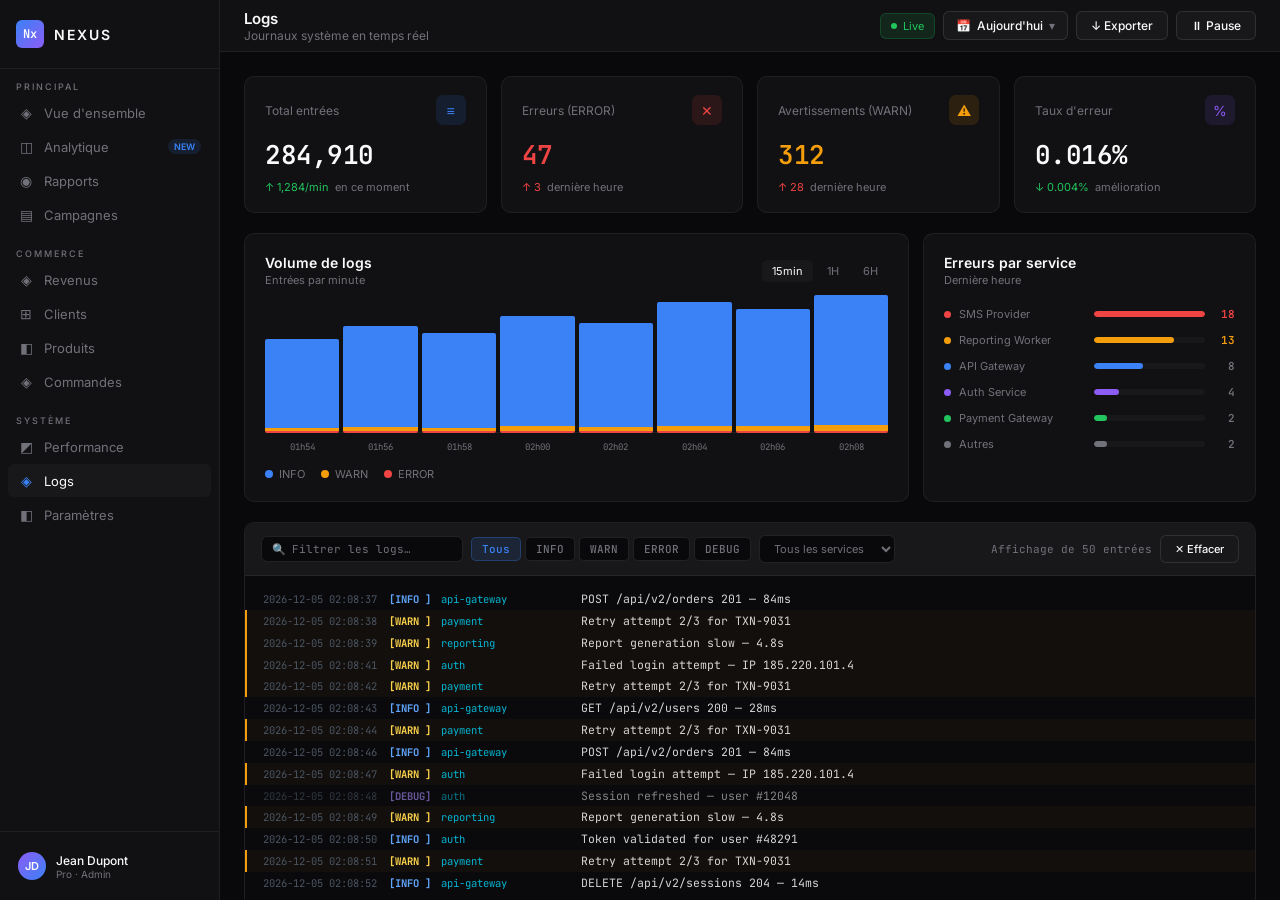
<file: logs/index.html>
<!DOCTYPE html>
<html lang="fr">
<head>
  <meta charset="UTF-8">
  <meta name="viewport" content="width=device-width, initial-scale=1.0">
  <title>NEXUS — Logs</title>
  <meta name="description" content="Journal des événements système en temps réel, filtrable par niveau et par service.">
  <meta name="theme-color" content="#09090B">
  <link rel="icon" href="../assets/img/favicon.svg" type="image/svg+xml">
  <link rel="apple-touch-icon" href="../assets/img/apple-touch-icon.png">
  <link rel="canonical" href="https://nexus-sigma-pearl.vercel.app/logs/index.html">
  <meta property="og:type" content="website">
  <meta property="og:site_name" content="NEXUS">
  <meta property="og:locale" content="fr_FR">
  <meta property="og:title" content="NEXUS — Logs">
  <meta property="og:description" content="Journal des événements système en temps réel, filtrable par niveau et par service.">
  <meta property="og:url" content="https://nexus-sigma-pearl.vercel.app/logs/index.html">
  <meta property="og:image" content="https://nexus-sigma-pearl.vercel.app/assets/img/og-image.jpg">
  <meta property="og:image:width" content="960">
  <meta property="og:image:height" content="456">
  <meta property="og:image:alt" content="Aperçu de la page Vue d'ensemble du tableau de bord NEXUS">
  <meta name="twitter:card" content="summary_large_image">

  <link
    href="https://fonts.googleapis.com/css2?family=JetBrains+Mono:wght@300;400;500&family=Inter:wght@300;400;500;600&display=swap"
    rel="stylesheet"
  >
  <link rel="stylesheet" href="style.css">
  <link rel="stylesheet" href="../assets/css/responsive.css">
</head>
<body>

  <!-- SIDEBAR -->
  <aside class="sidebar"></aside>


  <!-- MAIN -->
  <div class="main">

    <div class="topbar">
      <div class="tb-left">
        <div>
          <p class="page-title">Logs</p>
          <p class="page-sub">Journaux système en temps réel</p>
        </div>
      </div>
      <div class="tb-right">
        <div class="live-badge" id="liveBadge"><span class="live-dot"></span>Live</div>
        <div class="date-range" id="dateRangeBtn">📅 <span id="dateRangeLabel">Aujourd'hui</span> ▾</div>
        <button class="tb-btn ghost" id="exportBtn">↓ Exporter</button>
        <button class="tb-btn ghost" id="pauseBtn">⏸ Pause</button>
      </div>
    </div>


    <div class="content">

      <!-- KPI row -->
      <div class="kpi-row">

        <div class="kpi-card">
          <div class="kpi-header">
            <span class="kpi-label">Total entrées</span>
            <div class="kpi-icon" style="background:var(--blue-dim);color:var(--blue);">≡</div>
          </div>
          <div class="kpi-value" id="totalLogs">284,910</div>
          <div class="kpi-delta"><span class="delta-up">↑ 1,284/min</span><span class="delta-text">en ce moment</span></div>
        </div>

        <div class="kpi-card">
          <div class="kpi-header">
            <span class="kpi-label">Erreurs (ERROR)</span>
            <div class="kpi-icon" style="background:var(--red-dim);color:var(--red);">✕</div>
          </div>
          <div class="kpi-value kpi-red" id="errorCount">47</div>
          <div class="kpi-delta"><span class="delta-down">↑ 3</span><span class="delta-text">dernière heure</span></div>
        </div>

        <div class="kpi-card">
          <div class="kpi-header">
            <span class="kpi-label">Avertissements (WARN)</span>
            <div class="kpi-icon" style="background:var(--amber-dim);color:var(--amber);">⚠</div>
          </div>
          <div class="kpi-value kpi-amber" id="warnCount">312</div>
          <div class="kpi-delta"><span class="delta-down">↑ 28</span><span class="delta-text">dernière heure</span></div>
        </div>

        <div class="kpi-card">
          <div class="kpi-header">
            <span class="kpi-label">Taux d'erreur</span>
            <div class="kpi-icon" style="background:var(--violet-dim);color:var(--violet);">%</div>
          </div>
          <div class="kpi-value">0.016%</div>
          <div class="kpi-delta"><span class="delta-up">↓ 0.004%</span><span class="delta-text">amélioration</span></div>
        </div>

      </div>


      <!-- Barre de filtres + Volume chart -->
      <div class="mid-row">

        <!-- Graphique volume logs -->
        <div class="chart-card">
          <div class="card-header">
            <div>
              <p class="card-title">Volume de logs</p>
              <p class="card-subtitle">Entrées par minute</p>
            </div>
            <div class="chart-tabs">
              <span class="chart-tab active">15min</span>
              <span class="chart-tab">1H</span>
              <span class="chart-tab">6H</span>
            </div>
          </div>
          <div class="bar-chart" id="logsVolumeChart"></div>
          <div class="chart-legend">
            <span class="cl-item"><span class="cl-dot" style="background:var(--blue);"></span>INFO</span>
            <span class="cl-item"><span class="cl-dot" style="background:var(--amber);"></span>WARN</span>
            <span class="cl-item"><span class="cl-dot" style="background:var(--red);"></span>ERROR</span>
          </div>
        </div>

        <!-- Top services par erreurs -->
        <div class="chart-card">
          <div class="card-header">
            <div>
              <p class="card-title">Erreurs par service</p>
              <p class="card-subtitle">Dernière heure</p>
            </div>
          </div>
          <div class="service-errors">

            <div class="svc-err-item">
              <div class="svc-err-left">
                <div class="svc-err-dot" style="background:var(--red);"></div>
                <span class="svc-err-name">SMS Provider</span>
              </div>
              <div class="svc-err-bar-wrap">
                <div class="svc-err-bar" style="width:100%; background:var(--red);"></div>
              </div>
              <span class="svc-err-val svc-err-red">18</span>
            </div>

            <div class="svc-err-item">
              <div class="svc-err-left">
                <div class="svc-err-dot" style="background:var(--amber);"></div>
                <span class="svc-err-name">Reporting Worker</span>
              </div>
              <div class="svc-err-bar-wrap">
                <div class="svc-err-bar" style="width:72%; background:var(--amber);"></div>
              </div>
              <span class="svc-err-val svc-err-amber">13</span>
            </div>

            <div class="svc-err-item">
              <div class="svc-err-left">
                <div class="svc-err-dot" style="background:var(--blue);"></div>
                <span class="svc-err-name">API Gateway</span>
              </div>
              <div class="svc-err-bar-wrap">
                <div class="svc-err-bar" style="width:44%; background:var(--blue);"></div>
              </div>
              <span class="svc-err-val">8</span>
            </div>

            <div class="svc-err-item">
              <div class="svc-err-left">
                <div class="svc-err-dot" style="background:var(--violet);"></div>
                <span class="svc-err-name">Auth Service</span>
              </div>
              <div class="svc-err-bar-wrap">
                <div class="svc-err-bar" style="width:22%; background:var(--violet);"></div>
              </div>
              <span class="svc-err-val">4</span>
            </div>

            <div class="svc-err-item">
              <div class="svc-err-left">
                <div class="svc-err-dot" style="background:var(--green);"></div>
                <span class="svc-err-name">Payment Gateway</span>
              </div>
              <div class="svc-err-bar-wrap">
                <div class="svc-err-bar" style="width:11%; background:var(--green);"></div>
              </div>
              <span class="svc-err-val">2</span>
            </div>

            <div class="svc-err-item">
              <div class="svc-err-left">
                <div class="svc-err-dot" style="background:var(--muted);"></div>
                <span class="svc-err-name">Autres</span>
              </div>
              <div class="svc-err-bar-wrap">
                <div class="svc-err-bar" style="width:11%; background:var(--muted);"></div>
              </div>
              <span class="svc-err-val">2</span>
            </div>

          </div>
        </div>

      </div>


      <!-- Terminal de logs -->
      <div class="terminal-section">

        <!-- Barre de filtres -->
        <div class="filter-bar">
          <div class="filter-left">
            <div class="search-box">
              <span class="search-icon">🔍</span>
              <input class="search-input" id="logSearch" placeholder="Filtrer les logs…" autocomplete="off"/>
            </div>
            <div class="level-filters">
              <button class="level-btn active" data-level="ALL">Tous</button>
              <button class="level-btn" data-level="INFO">INFO</button>
              <button class="level-btn" data-level="WARN">WARN</button>
              <button class="level-btn" data-level="ERROR">ERROR</button>
              <button class="level-btn" data-level="DEBUG">DEBUG</button>
            </div>
            <select class="svc-select" id="svcFilter">
              <option value="ALL">Tous les services</option>
              <option value="api-gateway">API Gateway</option>
              <option value="database">Base de données</option>
              <option value="auth">Auth Service</option>
              <option value="sms">SMS Provider</option>
              <option value="reporting">Reporting Worker</option>
              <option value="payment">Payment Gateway</option>
            </select>
          </div>
          <div class="filter-right">
            <span class="log-count" id="logCount">Affichage de 50 entrées</span>
            <button class="tb-btn ghost" style="font-size:11px;" id="clearBtn">✕ Effacer</button>
          </div>
        </div>

        <!-- Terminal -->
        <div class="terminal" id="terminal">
          <div class="terminal-inner" id="terminalInner">
            <!-- Logs injected by JS -->
          </div>
        </div>

      </div>

    </div>

  </div>


  <!-- ── Date Picker ── -->
  <div class="date-picker-popup" id="datePickerPopup" style="display:none;">
    <div class="dp-header">Sélectionner une période</div>
    <div class="dp-presets">
      <button class="dp-preset active" data-label="Aujourd'hui" data-days="0">Aujourd'hui</button>
      <button class="dp-preset" data-label="7 derniers jours" data-days="7">7 derniers jours</button>
      <button class="dp-preset" data-label="30 derniers jours" data-days="30">30 derniers jours</button>
      <button class="dp-preset" data-label="90 derniers jours" data-days="90">90 derniers jours</button>
    </div>
    <div class="dp-custom">
      <div class="dp-field"><label>Début</label><input type="date" id="dpStart"/></div>
      <div class="dp-field"><label>Fin</label><input type="date" id="dpEnd"/></div>
    </div>
    <div class="dp-footer">
      <button class="dp-cancel" id="dpCancel">Annuler</button>
      <button class="dp-apply" id="dpApply">Appliquer</button>
    </div>
  </div>

  <!-- ── Toast ── -->
  <div class="toast-notif" id="toastNotif"></div>

  <script src="../assets/js/dates.js"></script>
  <script src="../assets/js/ui.js"></script>
  <script src="app.js"></script>
<script src="../assets/js/sidebar.js"></script>
</body>
</html>
</file>
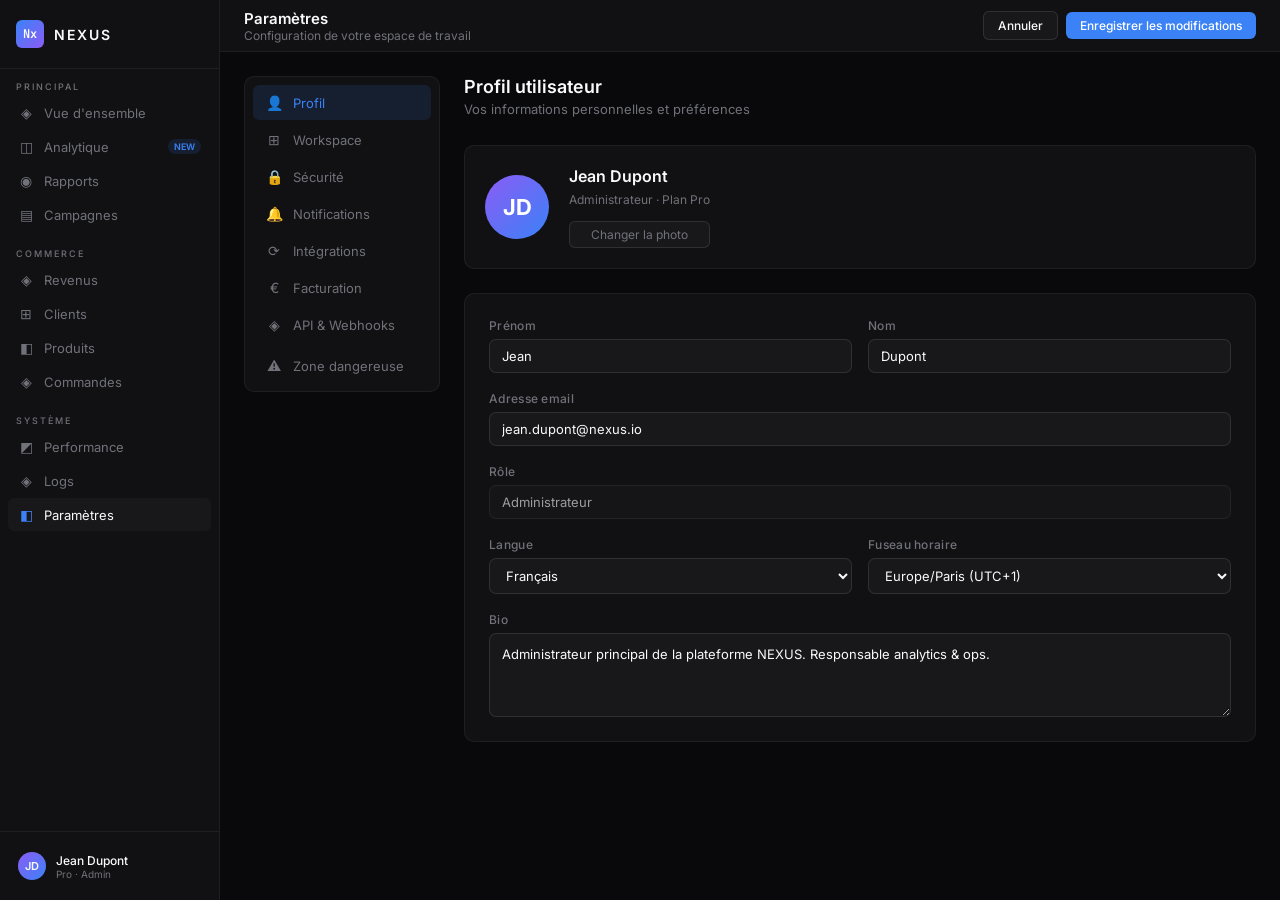
<file: parametres/index.html>
<!DOCTYPE html>
<html lang="fr">
<head>
  <meta charset="UTF-8">
  <meta name="viewport" content="width=device-width, initial-scale=1.0">
  <title>NEXUS — Paramètres</title>
  <meta name="description" content="Profil, sécurité, notifications, intégrations, facturation et clés API.">
  <meta name="theme-color" content="#09090B">
  <link rel="icon" href="../assets/img/favicon.svg" type="image/svg+xml">
  <link rel="apple-touch-icon" href="../assets/img/apple-touch-icon.png">
  <link rel="canonical" href="https://nexus-sigma-pearl.vercel.app/parametres/index.html">
  <meta property="og:type" content="website">
  <meta property="og:site_name" content="NEXUS">
  <meta property="og:locale" content="fr_FR">
  <meta property="og:title" content="NEXUS — Paramètres">
  <meta property="og:description" content="Profil, sécurité, notifications, intégrations, facturation et clés API.">
  <meta property="og:url" content="https://nexus-sigma-pearl.vercel.app/parametres/index.html">
  <meta property="og:image" content="https://nexus-sigma-pearl.vercel.app/assets/img/og-image.jpg">
  <meta property="og:image:width" content="960">
  <meta property="og:image:height" content="456">
  <meta property="og:image:alt" content="Aperçu de la page Vue d'ensemble du tableau de bord NEXUS">
  <meta name="twitter:card" content="summary_large_image">

  <link
    href="https://fonts.googleapis.com/css2?family=JetBrains+Mono:wght@300;400;500&family=Inter:wght@300;400;500;600&display=swap"
    rel="stylesheet"
  >
  <link rel="stylesheet" href="style.css">
  <link rel="stylesheet" href="../assets/css/responsive.css">
</head>
<body>

  <!-- SIDEBAR -->
  <aside class="sidebar"></aside>


  <!-- MAIN -->
  <div class="main">

    <div class="topbar">
      <div class="tb-left">
        <div>
          <p class="page-title">Paramètres</p>
          <p class="page-sub">Configuration de votre espace de travail</p>
        </div>
      </div>
      <div class="tb-right">
        <button class="tb-btn ghost" id="discardBtn">Annuler</button>
        <button class="tb-btn primary" id="saveBtn">Enregistrer les modifications</button>
      </div>
    </div>


    <div class="content">

      <div class="settings-layout">

        <!-- ── Nav verticale des sections ── -->
        <nav class="settings-nav">
          <button class="snav-item active" data-section="profil">
            <span class="snav-icon">👤</span> Profil
          </button>
          <button class="snav-item" data-section="workspace">
            <span class="snav-icon">⊞</span> Workspace
          </button>
          <button class="snav-item" data-section="securite">
            <span class="snav-icon">🔒</span> Sécurité
          </button>
          <button class="snav-item" data-section="notifications">
            <span class="snav-icon">🔔</span> Notifications
          </button>
          <button class="snav-item" data-section="integrations">
            <span class="snav-icon">⟳</span> Intégrations
          </button>
          <button class="snav-item" data-section="facturation">
            <span class="snav-icon">€</span> Facturation
          </button>
          <button class="snav-item" data-section="api">
            <span class="snav-icon">◈</span> API & Webhooks
          </button>
          <button class="snav-item snav-danger" data-section="danger">
            <span class="snav-icon">⚠</span> Zone dangereuse
          </button>
        </nav>

        <!-- ── Panneaux ── -->
        <div class="settings-panels">


          <!-- ════ PROFIL ════ -->
          <section class="s-panel active" id="panel-profil">
            <div class="panel-header">
              <p class="panel-title">Profil utilisateur</p>
              <p class="panel-sub">Vos informations personnelles et préférences</p>
            </div>

            <!-- Avatar -->
            <div class="avatar-section">
              <div class="avatar-big" id="avatarInitials">JD</div>
              <div class="avatar-info">
                <p class="avatar-name" id="avatarName">Jean Dupont</p>
                <p class="avatar-role">Administrateur · Plan Pro</p>
                <button class="avatar-btn" id="changePhotoBtn">Changer la photo</button>
                <input type="file" id="photoFileInput" accept="image/*" style="display:none"/>
              </div>
            </div>

            <div class="field-group">
              <div class="field-row">
                <div class="field">
                  <label class="field-label">Prénom</label>
                  <input class="field-input" id="fieldPrenom" type="text" value="Jean" autocomplete="off"/>
                </div>
                <div class="field">
                  <label class="field-label">Nom</label>
                  <input class="field-input" id="fieldNom" type="text" value="Dupont" autocomplete="off"/>
                </div>
              </div>

              <div class="field">
                <label class="field-label">Adresse email</label>
                <input class="field-input" id="fieldEmail" type="email" value="jean.dupont@nexus.io" autocomplete="off"/>
              </div>

              <div class="field">
                <label class="field-label">Rôle</label>
                <input class="field-input" type="text" value="Administrateur" readonly/>
              </div>

              <div class="field-row">
                <div class="field">
                  <label class="field-label">Langue</label>
                  <select class="field-select">
                    <option selected>Français</option>
                    <option>English</option>
                    <option>Deutsch</option>
                    <option>Español</option>
                  </select>
                </div>
                <div class="field">
                  <label class="field-label">Fuseau horaire</label>
                  <select class="field-select" id="fieldTimezone">
                    <option>UTC (UTC+0)</option>
                    <option selected>Europe/Paris (UTC+1)</option>
                    <option>Europe/London (UTC+0)</option>
                    <option>Europe/Berlin (UTC+1)</option>
                    <option>Europe/Madrid (UTC+1)</option>
                    <option>Europe/Rome (UTC+1)</option>
                    <option>Europe/Amsterdam (UTC+1)</option>
                    <option>Europe/Brussels (UTC+1)</option>
                    <option>Europe/Zurich (UTC+1)</option>
                    <option>Europe/Stockholm (UTC+1)</option>
                    <option>Europe/Warsaw (UTC+1)</option>
                    <option>Europe/Lisbon (UTC+0)</option>
                    <option>Europe/Athens (UTC+2)</option>
                    <option>Europe/Helsinki (UTC+2)</option>
                    <option>Europe/Moscow (UTC+3)</option>
                    <option>America/New_York (UTC-5)</option>
                    <option>America/Chicago (UTC-6)</option>
                    <option>America/Denver (UTC-7)</option>
                    <option>America/Los_Angeles (UTC-8)</option>
                    <option>America/Toronto (UTC-5)</option>
                    <option>America/Vancouver (UTC-8)</option>
                    <option>America/Mexico_City (UTC-6)</option>
                    <option>America/Sao_Paulo (UTC-3)</option>
                    <option>America/Buenos_Aires (UTC-3)</option>
                    <option>America/Bogota (UTC-5)</option>
                    <option>Asia/Dubai (UTC+4)</option>
                    <option>Asia/Kolkata (UTC+5:30)</option>
                    <option>Asia/Bangkok (UTC+7)</option>
                    <option>Asia/Singapore (UTC+8)</option>
                    <option>Asia/Shanghai (UTC+8)</option>
                    <option>Asia/Tokyo (UTC+9)</option>
                    <option>Asia/Seoul (UTC+9)</option>
                    <option>Australia/Sydney (UTC+11)</option>
                    <option>Pacific/Auckland (UTC+13)</option>
                    <option>Africa/Cairo (UTC+2)</option>
                    <option>Africa/Johannesburg (UTC+2)</option>
                    <option>Africa/Casablanca (UTC+1)</option>
                  </select>
                </div>
              </div>

              <div class="field">
                <label class="field-label">Bio</label>
                <textarea class="field-textarea" rows="3" placeholder="Décrivez-vous…">Administrateur principal de la plateforme NEXUS. Responsable analytics &amp; ops.</textarea>
              </div>
            </div>
          </section>


          <!-- ════ WORKSPACE ════ -->
          <section class="s-panel" id="panel-workspace">
            <div class="panel-header">
              <p class="panel-title">Workspace</p>
              <p class="panel-sub">Paramètres de votre organisation</p>
            </div>

            <div class="field-group">
              <div class="field">
                <label class="field-label">Nom de l'organisation</label>
                <input class="field-input" type="text" value="Nexus Analytics SAS"/>
              </div>

              <div class="field">
                <label class="field-label">Slug URL</label>
                <div class="input-prefix-wrap">
                  <span class="input-prefix">app.nexus.io/</span>
                  <input class="field-input no-border-left" type="text" value="nexus-analytics"/>
                </div>
              </div>

              <div class="field-row">
                <div class="field">
                  <label class="field-label">Devise</label>
                  <select class="field-select">
                    <option selected>EUR — Euro (€)</option>
                    <option>USD — Dollar ($)</option>
                    <option>GBP — Pound (£)</option>
                  </select>
                </div>
                <div class="field">
                  <label class="field-label">Format de date</label>
                  <select class="field-select">
                    <option selected>JJ/MM/AAAA</option>
                    <option>MM/DD/YYYY</option>
                    <option>AAAA-MM-JJ</option>
                  </select>
                </div>
              </div>

              <div class="toggle-section">
                <p class="toggle-section-title">Affichage du dashboard</p>
                <div class="toggle-list">
                  <div class="toggle-item">
                    <div><p class="toggle-label">Mode sombre</p><p class="toggle-desc">Thème sombre activé par défaut</p></div>
                    <div class="toggle active" data-id="dark" id="darkToggle"></div>
                  </div>
                  <div class="toggle-item">
                    <div><p class="toggle-label">Données temps réel</p><p class="toggle-desc">Actualisation automatique toutes les 30s</p></div>
                    <div class="toggle active" data-id="realtime"></div>
                  </div>
                  <div class="toggle-item">
                    <div><p class="toggle-label">Animations</p><p class="toggle-desc">Effets de transition et animations UI</p></div>
                    <div class="toggle active" data-id="animations"></div>
                  </div>
                  <div class="toggle-item">
                    <div><p class="toggle-label">Barre latérale compacte</p><p class="toggle-desc">Réduire la sidebar aux icônes</p></div>
                    <div class="toggle" data-id="compact"></div>
                  </div>
                </div>
              </div>
            </div>
          </section>


          <!-- ════ SÉCURITÉ ════ -->
          <section class="s-panel" id="panel-securite">
            <div class="panel-header">
              <p class="panel-title">Sécurité</p>
              <p class="panel-sub">Authentification et contrôle d'accès</p>
            </div>

            <div class="field-group">
              <div class="field">
                <label class="field-label">Mot de passe actuel</label>
                <input class="field-input" type="password" placeholder="••••••••••••"/>
              </div>
              <div class="field-row">
                <div class="field">
                  <label class="field-label">Nouveau mot de passe</label>
                  <input class="field-input" type="password" placeholder="••••••••••••"/>
                </div>
                <div class="field">
                  <label class="field-label">Confirmer</label>
                  <input class="field-input" type="password" placeholder="••••••••••••"/>
                </div>
              </div>

              <div class="strength-bar-wrap">
                <div class="strength-bar">
                  <div class="strength-fill" style="width:80%; background:var(--green);"></div>
                </div>
                <span class="strength-label" style="color:var(--green);">Fort</span>
              </div>

              <div class="toggle-section">
                <p class="toggle-section-title">Authentification à deux facteurs</p>
                <div class="twofa-card">
                  <div class="twofa-icon" style="background:var(--green-dim);color:var(--green);">✓</div>
                  <div>
                    <p class="twofa-title">2FA activée via application</p>
                    <p class="twofa-sub">Google Authenticator · Configurée le <span data-date="12 {mon:-2} {year:-2}">12 Sep 2026</span></p>
                  </div>
                  <button class="twofa-btn">Reconfigurer</button>
                </div>
              </div>

              <div class="toggle-section">
                <p class="toggle-section-title">Sessions actives</p>
                <div class="session-list">
                  <div class="session-item">
                    <div class="session-left">
                      <div class="session-icon">💻</div>
                      <div>
                        <p class="session-name">MacBook Pro · Chrome 120</p>
                        <p class="session-meta">Paris, France · Actif maintenant</p>
                      </div>
                    </div>
                    <span class="session-current">Actuelle</span>
                  </div>
                  <div class="session-item">
                    <div class="session-left">
                      <div class="session-icon">📱</div>
                      <div>
                        <p class="session-name">iPhone 15 · Safari</p>
                        <p class="session-meta">Paris, France · Il y a 2h</p>
                      </div>
                    </div>
                    <button class="session-revoke">Révoquer</button>
                  </div>
                  <div class="session-item">
                    <div class="session-left">
                      <div class="session-icon">💻</div>
                      <div>
                        <p class="session-name">PC Bureau · Firefox 121</p>
                        <p class="session-meta">Lyon, France · Il y a 1j</p>
                      </div>
                    </div>
                    <button class="session-revoke">Révoquer</button>
                  </div>
                </div>
              </div>
            </div>
          </section>


          <!-- ════ NOTIFICATIONS ════ -->
          <section class="s-panel" id="panel-notifications">
            <div class="panel-header">
              <p class="panel-title">Notifications</p>
              <p class="panel-sub">Choisissez ce que vous souhaitez recevoir</p>
            </div>

            <div class="field-group">

              <div class="notif-category">
                <p class="notif-cat-title">Alertes système</p>
                <div class="toggle-list">
                  <div class="toggle-item">
                    <div><p class="toggle-label">Incidents critiques</p><p class="toggle-desc">Services hors ligne ou erreurs majeures</p></div>
                    <div class="notif-channels">
                      <span class="notif-chip active">Email</span>
                      <span class="notif-chip active">SMS</span>
                      <span class="notif-chip active">Push</span>
                    </div>
                  </div>
                  <div class="toggle-item">
                    <div><p class="toggle-label">Dégradations</p><p class="toggle-desc">Services lents ou partiellement indisponibles</p></div>
                    <div class="notif-channels">
                      <span class="notif-chip active">Email</span>
                      <span class="notif-chip">SMS</span>
                      <span class="notif-chip active">Push</span>
                    </div>
                  </div>
                  <div class="toggle-item">
                    <div><p class="toggle-label">Retour à la normale</p><p class="toggle-desc">Résolution d'incident confirmée</p></div>
                    <div class="notif-channels">
                      <span class="notif-chip active">Email</span>
                      <span class="notif-chip">SMS</span>
                      <span class="notif-chip">Push</span>
                    </div>
                  </div>
                </div>
              </div>

              <div class="notif-category">
                <p class="notif-cat-title">Rapports & Analytics</p>
                <div class="toggle-list">
                  <div class="toggle-item">
                    <div><p class="toggle-label">Rapport hebdomadaire</p><p class="toggle-desc">Résumé des performances chaque lundi</p></div>
                    <div class="notif-channels">
                      <span class="notif-chip active">Email</span>
                      <span class="notif-chip">SMS</span>
                      <span class="notif-chip">Push</span>
                    </div>
                  </div>
                  <div class="toggle-item">
                    <div><p class="toggle-label">Rapport mensuel</p><p class="toggle-desc">Bilan complet en fin de mois</p></div>
                    <div class="notif-channels">
                      <span class="notif-chip active">Email</span>
                      <span class="notif-chip">SMS</span>
                      <span class="notif-chip">Push</span>
                    </div>
                  </div>
                  <div class="toggle-item">
                    <div><p class="toggle-label">Objectifs atteints</p><p class="toggle-desc">Notification quand un KPI est dépassé</p></div>
                    <div class="notif-channels">
                      <span class="notif-chip active">Email</span>
                      <span class="notif-chip">SMS</span>
                      <span class="notif-chip active">Push</span>
                    </div>
                  </div>
                </div>
              </div>

              <div class="notif-category">
                <p class="notif-cat-title">Commerce</p>
                <div class="toggle-list">
                  <div class="toggle-item">
                    <div><p class="toggle-label">Nouvelle commande</p><p class="toggle-desc">Alerte à chaque commande reçue</p></div>
                    <div class="notif-channels">
                      <span class="notif-chip">Email</span>
                      <span class="notif-chip">SMS</span>
                      <span class="notif-chip">Push</span>
                    </div>
                  </div>
                  <div class="toggle-item">
                    <div><p class="toggle-label">Stock faible</p><p class="toggle-desc">Produit sous le seuil de réapprovisionnement</p></div>
                    <div class="notif-channels">
                      <span class="notif-chip active">Email</span>
                      <span class="notif-chip">SMS</span>
                      <span class="notif-chip active">Push</span>
                    </div>
                  </div>
                </div>
              </div>

            </div>
          </section>


          <!-- ════ INTÉGRATIONS ════ -->
          <section class="s-panel" id="panel-integrations">
            <div class="panel-header">
              <p class="panel-title">Intégrations</p>
              <p class="panel-sub">Connectez vos outils tiers</p>
            </div>

            <div class="integrations-grid">

              <div class="integ-card connected">
                <div class="integ-logo" style="background:#1A1A2E;">
                  <svg width="24" height="24" viewBox="0 0 24 24" fill="none"><rect width="24" height="24" rx="4" fill="#4285F4"/><text x="4" y="17" font-size="12" fill="white" font-weight="700">G</text></svg>
                </div>
                <div class="integ-info">
                  <p class="integ-name">Google Analytics</p>
                  <p class="integ-status st-connected">● Connecté</p>
                  <p class="integ-meta">Synchronisation toutes les 15min</p>
                </div>
                <button class="integ-btn integ-btn-config">Synchroniser</button>
              </div>

              <div class="integ-card connected">
                <div class="integ-logo" style="background:#1A1A2E;">
                  <svg width="24" height="24" viewBox="0 0 24 24"><rect width="24" height="24" rx="4" fill="#635BFF"/><text x="5" y="16" font-size="11" fill="white" font-weight="700">St</text></svg>
                </div>
                <div class="integ-info">
                  <p class="integ-name">Stripe</p>
                  <p class="integ-status st-connected">● Connecté</p>
                  <p class="integ-meta">Webhooks actifs · 3 événements</p>
                </div>
                <button class="integ-btn integ-btn-config">Synchroniser</button>
              </div>

              <div class="integ-card connected">
                <div class="integ-logo">
                  <svg width="24" height="24" viewBox="0 0 24 24"><rect width="24" height="24" rx="4" fill="#E01E5A"/><text x="4" y="17" font-size="12" fill="white" font-weight="700">Sl</text></svg>
                </div>
                <div class="integ-info">
                  <p class="integ-name">Slack</p>
                  <p class="integ-status st-connected">● Connecté</p>
                  <p class="integ-meta">Canal #alertes-ops actif</p>
                </div>
                <button class="integ-btn integ-btn-config">Synchroniser</button>
              </div>

              <div class="integ-card">
                <div class="integ-logo">
                  <svg width="24" height="24" viewBox="0 0 24 24"><rect width="24" height="24" rx="4" fill="#2684FF"/><text x="4" y="17" font-size="11" fill="white" font-weight="700">Ji</text></svg>
                </div>
                <div class="integ-info">
                  <p class="integ-name">Jira</p>
                  <p class="integ-status st-disconnected">○ Non connecté</p>
                  <p class="integ-meta">Synchronisez vos tickets</p>
                </div>
                <button class="integ-btn integ-btn-connect">Connecter</button>
              </div>

              <div class="integ-card">
                <div class="integ-logo">
                  <svg width="24" height="24" viewBox="0 0 24 24"><rect width="24" height="24" rx="4" fill="#24292F"/><text x="5" y="17" font-size="11" fill="white" font-weight="700">GH</text></svg>
                </div>
                <div class="integ-info">
                  <p class="integ-name">GitHub</p>
                  <p class="integ-status st-disconnected">○ Non connecté</p>
                  <p class="integ-meta">Déploiements et CI/CD</p>
                </div>
                <button class="integ-btn integ-btn-connect">Connecter</button>
              </div>

              <div class="integ-card">
                <div class="integ-logo">
                  <svg width="24" height="24" viewBox="0 0 24 24"><rect width="24" height="24" rx="4" fill="#FF6C37"/><text x="3" y="17" font-size="11" fill="white" font-weight="700">Po</text></svg>
                </div>
                <div class="integ-info">
                  <p class="integ-name">Postmark</p>
                  <p class="integ-status st-disconnected">○ Non connecté</p>
                  <p class="integ-meta">Emails transactionnels</p>
                </div>
                <button class="integ-btn integ-btn-connect">Connecter</button>
              </div>

            </div>
          </section>


          <!-- ════ FACTURATION ════ -->
          <section class="s-panel" id="panel-facturation">
            <div class="panel-header">
              <p class="panel-title">Facturation</p>
              <p class="panel-sub">Plan, paiements et factures</p>
            </div>

            <!-- Plan actuel -->
            <div class="plan-card">
              <div class="plan-left">
                <div class="plan-badge">PRO</div>
                <div>
                  <p class="plan-name">Plan Pro</p>
                  <p class="plan-price">€89 / mois · Renouvellement le <span data-date="1 {mon:1} {year:1}">1 Déc 2026</span></p>
                </div>
              </div>
              <button class="tb-btn primary" style="font-size:12px;">Passer à Enterprise</button>
            </div>

            <!-- Usage -->
            <div class="usage-grid">
              <div class="usage-item">
                <div class="usage-header"><span class="usage-label">Utilisateurs</span><span class="usage-val">3 / 10</span></div>
                <div class="usage-track"><div class="usage-fill" style="width:30%; background:var(--blue);"></div></div>
              </div>
              <div class="usage-item">
                <div class="usage-header"><span class="usage-label">API calls / mois</span><span class="usage-val">284k / 1M</span></div>
                <div class="usage-track"><div class="usage-fill" style="width:28%; background:var(--blue);"></div></div>
              </div>
              <div class="usage-item">
                <div class="usage-header"><span class="usage-label">Stockage</span><span class="usage-val">18.4 GB / 100 GB</span></div>
                <div class="usage-track"><div class="usage-fill" style="width:18%; background:var(--green);"></div></div>
              </div>
              <div class="usage-item">
                <div class="usage-header"><span class="usage-label">Rapports / mois</span><span class="usage-val">1,284 / 5,000</span></div>
                <div class="usage-track"><div class="usage-fill" style="width:26%; background:var(--violet);"></div></div>
              </div>
            </div>

            <!-- Moyens de paiement -->
            <div class="toggle-section">
              <p class="toggle-section-title">Moyen de paiement</p>
              <div class="card-payment">
                <div class="card-icon">💳</div>
                <div>
                  <p class="card-name">Visa •••• •••• •••• 4242</p>
                  <p class="card-exp">Expire 12/<span data-date="{year:12}">2027</span></p>
                </div>
                <button class="session-revoke" style="margin-left:auto;">Modifier</button>
              </div>
            </div>

            <!-- Factures -->
            <div class="toggle-section">
              <p class="toggle-section-title">Factures récentes</p>
              <div class="invoice-list">
                <div class="invoice-item">
                  <span class="inv-date" data-date="{mon:0} {year:0}">Nov 2026</span>
                  <span class="inv-desc">Plan Pro · 1 mois</span>
                  <span class="inv-amount">€89.00</span>
                  <span class="inv-status st-paid">Payé</span>
                  <button class="inv-dl">↓ PDF</button>
                </div>
                <div class="invoice-item">
                  <span class="inv-date" data-date="{mon:-1} {year:-1}">Oct 2026</span>
                  <span class="inv-desc">Plan Pro · 1 mois</span>
                  <span class="inv-amount">€89.00</span>
                  <span class="inv-status st-paid">Payé</span>
                  <button class="inv-dl">↓ PDF</button>
                </div>
                <div class="invoice-item">
                  <span class="inv-date" data-date="{mon:-2} {year:-2}">Sep 2026</span>
                  <span class="inv-desc">Plan Pro · 1 mois</span>
                  <span class="inv-amount">€89.00</span>
                  <span class="inv-status st-paid">Payé</span>
                  <button class="inv-dl">↓ PDF</button>
                </div>
              </div>
            </div>
          </section>


          <!-- ════ API ════ -->
          <section class="s-panel" id="panel-api">
            <div class="panel-header">
              <p class="panel-title">API & Webhooks</p>
              <p class="panel-sub">Clés d'accès et points de terminaison</p>
            </div>

            <div class="field-group">
              <div class="field">
                <label class="field-label">Clé API publique</label>
                <div class="api-key-wrap">
                  <input class="field-input mono" type="text" value="pk_live_nexus_4xK8mQ2pL9vR7nY3" readonly id="pubKey"/>
                  <button class="key-copy-btn" onclick="copyKey('pubKey')">Copier</button>
                </div>
              </div>

              <div class="field">
                <label class="field-label">Clé API secrète</label>
                <div class="api-key-wrap">
                  <input class="field-input mono" type="password" value="sk_live_nexus_9zJ5wT1qH6cN4bX8" readonly id="secKey"/>
                  <button class="key-copy-btn" id="revealBtn">Afficher</button>
                  <button class="key-copy-btn" onclick="copyKey('secKey')">Copier</button>
                </div>
                <p class="field-hint">⚠ Ne partagez jamais votre clé secrète. Traitez-la comme un mot de passe.</p>
              </div>

              <div class="toggle-section">
                <div style="display:flex;justify-content:space-between;align-items:center;margin-bottom:12px;">
                  <p class="toggle-section-title" style="margin:0;">Webhooks</p>
                  <button class="tb-btn primary" style="font-size:11px;">+ Ajouter un endpoint</button>
                </div>
                <div class="webhook-list">

                  <div class="webhook-item">
                    <div class="wh-left">
                      <div class="wh-dot" style="background:var(--green);"></div>
                      <div>
                        <p class="wh-url">https://api.myapp.io/webhooks/nexus</p>
                        <p class="wh-events">charge.succeeded · order.created · report.ready</p>
                      </div>
                    </div>
                    <div class="wh-right">
                      <span class="wh-rate">100%</span>
                      <button class="session-revoke">Modifier</button>
                    </div>
                  </div>

                  <div class="webhook-item">
                    <div class="wh-left">
                      <div class="wh-dot" style="background:var(--amber);"></div>
                      <div>
                        <p class="wh-url">https://hooks.slack.com/services/T0x…</p>
                        <p class="wh-events">alert.critical · incident.created</p>
                      </div>
                    </div>
                    <div class="wh-right">
                      <span class="wh-rate" style="color:var(--amber);">94%</span>
                      <button class="session-revoke">Modifier</button>
                    </div>
                  </div>

                </div>
              </div>
            </div>
          </section>


          <!-- ════ ZONE DANGEREUSE ════ -->
          <section class="s-panel" id="panel-danger">
            <div class="panel-header">
              <p class="panel-title">Zone dangereuse</p>
              <p class="panel-sub">Actions irréversibles — procédez avec précaution</p>
            </div>

            <div class="danger-list">

              <div class="danger-item">
                <div class="danger-left">
                  <p class="danger-title">Exporter toutes les données</p>
                  <p class="danger-desc">Téléchargez une archive complète de vos données (JSON + CSV). Délai de traitement estimé : 10–15 minutes.</p>
                </div>
                <button class="danger-btn danger-btn-soft">↓ Exporter</button>
              </div>

              <div class="danger-item">
                <div class="danger-left">
                  <p class="danger-title">Réinitialiser les données analytiques</p>
                  <p class="danger-desc">Efface toutes les données d'analytique. Les commandes et clients ne seront pas affectés. Cette action est irréversible.</p>
                </div>
                <button class="danger-btn danger-btn-warn" id="resetAnalyticsBtn">Réinitialiser</button>
              </div>

              <div class="danger-item danger-item-critical">
                <div class="danger-left">
                  <p class="danger-title" style="color:var(--red);">Supprimer le workspace</p>
                  <p class="danger-desc">Supprime définitivement l'intégralité du workspace, de ses données et de ses membres. Cette action est <strong>permanente et irréversible</strong>.</p>
                </div>
                <button class="danger-btn danger-btn-critical" id="deleteWorkspaceBtn">Supprimer le workspace</button>
              </div>

            </div>
          </section>


        </div>
      </div>

    </div>
  </div>

  <!-- Toast notification -->
  <div class="toast" id="toast"></div>

  <script src="../assets/js/dates.js"></script>
  <script src="../assets/js/ui.js"></script>
  <script src="app.js"></script>
<script src="../assets/js/sidebar.js"></script>
</body>
</html>
</file>
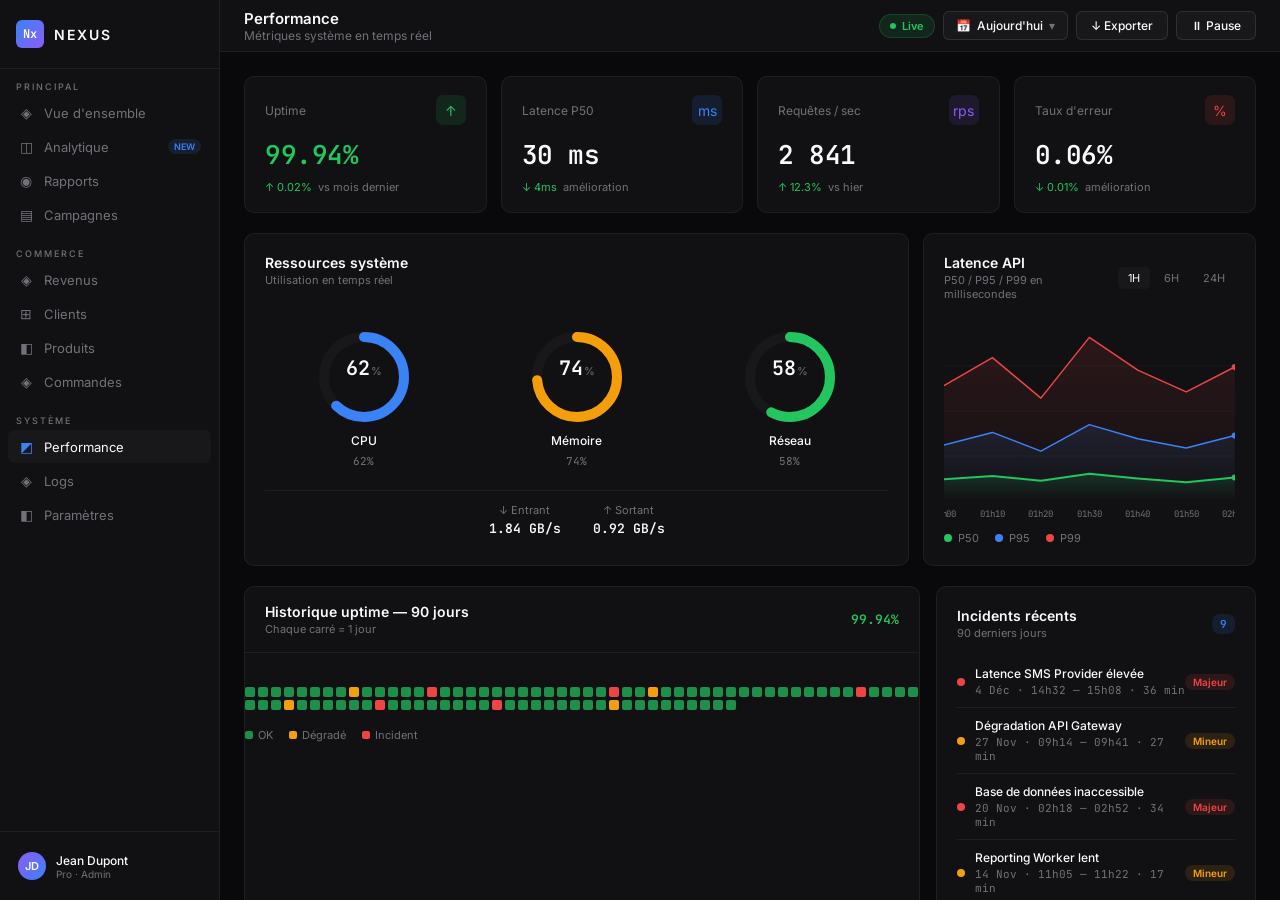
<file: performance/index.html>
<!DOCTYPE html>
<html lang="fr">
<head>
  <meta charset="UTF-8">
  <meta name="viewport" content="width=device-width, initial-scale=1.0">
  <title>NEXUS — Performance</title>
  <meta name="description" content="Supervision système : uptime, latence P50/P95/P99, CPU, mémoire et historique des incidents.">
  <meta name="theme-color" content="#09090B">
  <link rel="icon" href="../assets/img/favicon.svg" type="image/svg+xml">
  <link rel="apple-touch-icon" href="../assets/img/apple-touch-icon.png">
  <link rel="canonical" href="https://nexus-sigma-pearl.vercel.app/performance/index.html">
  <meta property="og:type" content="website">
  <meta property="og:site_name" content="NEXUS">
  <meta property="og:locale" content="fr_FR">
  <meta property="og:title" content="NEXUS — Performance">
  <meta property="og:description" content="Supervision système : uptime, latence P50/P95/P99, CPU, mémoire et historique des incidents.">
  <meta property="og:url" content="https://nexus-sigma-pearl.vercel.app/performance/index.html">
  <meta property="og:image" content="https://nexus-sigma-pearl.vercel.app/assets/img/og-image.jpg">
  <meta property="og:image:width" content="960">
  <meta property="og:image:height" content="456">
  <meta property="og:image:alt" content="Aperçu de la page Vue d'ensemble du tableau de bord NEXUS">
  <meta name="twitter:card" content="summary_large_image">

  <link
    href="https://fonts.googleapis.com/css2?family=JetBrains+Mono:wght@300;400;500&family=Inter:wght@300;400;500;600&display=swap"
    rel="stylesheet"
  >
  <link rel="stylesheet" href="style.css">
  <link rel="stylesheet" href="../assets/css/responsive.css">
</head>
<body>

  <!-- SIDEBAR -->
  <aside class="sidebar"></aside>

  <!-- MAIN -->
  <div class="main">

    <div class="topbar">
      <div class="tb-left">
        <div>
          <p class="page-title">Performance</p>
          <p class="page-sub">Métriques système en temps réel</p>
        </div>
      </div>
      <div class="tb-right">
        <div class="live-badge" id="liveBadge"><span class="live-dot"></span>Live</div>
        <div class="date-range" id="dateRangeBtn">📅 <span id="dateRangeLabel">Aujourd'hui</span> ▾</div>
        <button class="tb-btn ghost" id="exportBtn">↓ Exporter</button>
        <button class="tb-btn ghost" id="pauseBtn">⏸ Pause</button>
      </div>
    </div>


    <div class="content">

      <!-- KPI Cards -->
      <div class="kpi-row">

        <div class="kpi-card">
          <div class="kpi-header">
            <span class="kpi-label">Uptime</span>
            <div class="kpi-icon" style="background:var(--green-dim);color:var(--green);">↑</div>
          </div>
          <div class="kpi-value" style="color:var(--green);">99.94%</div>
          <div class="kpi-delta"><span class="delta-up">↑ 0.02%</span><span class="delta-text">vs mois dernier</span></div>
        </div>

        <div class="kpi-card">
          <div class="kpi-header">
            <span class="kpi-label">Latence P50</span>
            <div class="kpi-icon" style="background:var(--blue-dim);color:var(--blue);">ms</div>
          </div>
          <div class="kpi-value">30 ms</div>
          <div class="kpi-delta"><span class="delta-up">↓ 4ms</span><span class="delta-text">amélioration</span></div>
        </div>

        <div class="kpi-card">
          <div class="kpi-header">
            <span class="kpi-label">Requêtes / sec</span>
            <div class="kpi-icon" style="background:var(--violet-dim);color:var(--violet);">rps</div>
          </div>
          <div class="kpi-value" id="rpsValue">2 841</div>
          <div class="kpi-delta"><span class="delta-up">↑ 12.3%</span><span class="delta-text">vs hier</span></div>
        </div>

        <div class="kpi-card">
          <div class="kpi-header">
            <span class="kpi-label">Taux d'erreur</span>
            <div class="kpi-icon" style="background:var(--red-dim);color:var(--red);">%</div>
          </div>
          <div class="kpi-value">0.06%</div>
          <div class="kpi-delta"><span class="delta-up">↓ 0.01%</span><span class="delta-text">amélioration</span></div>
        </div>

      </div>


      <!-- Gauges + Latence -->
      <div class="mid-row">

        <!-- Gauges CPU / Mémoire / Réseau -->
        <div class="chart-card">
          <div class="card-header">
            <div>
              <p class="card-title">Ressources système</p>
              <p class="card-subtitle">Utilisation en temps réel</p>
            </div>
          </div>

          <div class="gauges-row">

            <div class="gauge-circle-wrap">
              <svg class="gauge-svg" viewBox="0 0 80 80">
                <circle cx="40" cy="40" r="32" fill="none" stroke="var(--surface2)" stroke-width="8"/>
                <circle cx="40" cy="40" r="32" fill="none" stroke="var(--blue)" stroke-width="8"
                        stroke-dasharray="201" id="cpuArc" stroke-dashoffset="76"
                        stroke-linecap="round" transform="rotate(-90 40 40)"/>
              </svg>
              <div class="gauge-center-label">
                <span class="gauge-big" id="cpuVal">62</span>
                <span class="gauge-unit">%</span>
              </div>
              <p class="gauge-name">CPU</p>
              <p class="gauge-sub" id="cpuPct">62%</p>
            </div>

            <div class="gauge-circle-wrap">
              <svg class="gauge-svg" viewBox="0 0 80 80">
                <circle cx="40" cy="40" r="32" fill="none" stroke="var(--surface2)" stroke-width="8"/>
                <circle cx="40" cy="40" r="32" fill="none" stroke="var(--amber)" stroke-width="8"
                        stroke-dasharray="201" id="memArc" stroke-dashoffset="53"
                        stroke-linecap="round" transform="rotate(-90 40 40)"/>
              </svg>
              <div class="gauge-center-label">
                <span class="gauge-big" id="memVal">74</span>
                <span class="gauge-unit">%</span>
              </div>
              <p class="gauge-name">Mémoire</p>
              <p class="gauge-sub" id="memPct">74%</p>
            </div>

            <div class="gauge-circle-wrap">
              <svg class="gauge-svg" viewBox="0 0 80 80">
                <circle cx="40" cy="40" r="32" fill="none" stroke="var(--surface2)" stroke-width="8"/>
                <circle cx="40" cy="40" r="32" fill="none" stroke="var(--green)" stroke-width="8"
                        stroke-dasharray="201" id="netArc" stroke-dashoffset="85"
                        stroke-linecap="round" transform="rotate(-90 40 40)"/>
              </svg>
              <div class="gauge-center-label">
                <span class="gauge-big" id="netVal">58</span>
                <span class="gauge-unit">%</span>
              </div>
              <p class="gauge-name">Réseau</p>
              <p class="gauge-sub" id="netPct">58%</p>
            </div>

          </div>

          <div class="bw-detail">
            <div class="bw-item">
              <span class="bw-label">↓ Entrant</span>
              <span class="bw-val" id="netIn">1.84 GB/s</span>
            </div>
            <div class="bw-item">
              <span class="bw-label">↑ Sortant</span>
              <span class="bw-val" id="netOut">0.92 GB/s</span>
            </div>
          </div>
        </div>

        <!-- Graphique latence SVG -->
        <div class="chart-card">
          <div class="card-header">
            <div>
              <p class="card-title">Latence API</p>
              <p class="card-subtitle">P50 / P95 / P99 en millisecondes</p>
            </div>
            <div class="chart-tabs">
              <span class="chart-tab active">1H</span>
              <span class="chart-tab">6H</span>
              <span class="chart-tab">24H</span>
            </div>
          </div>
          <div class="latency-chart-wrap" id="latencyChart"></div>
          <div class="chart-legend">
            <span class="cl-item"><span class="cl-dot" style="background:var(--green);"></span>P50</span>
            <span class="cl-item"><span class="cl-dot" style="background:var(--blue);"></span>P95</span>
            <span class="cl-item"><span class="cl-dot" style="background:var(--red);"></span>P99</span>
          </div>
        </div>

      </div>


      <!-- Uptime + Incidents + SLA -->
      <div class="bot-row">

        <!-- Uptime 90 jours -->
        <div class="table-card">
          <div class="tc-head card-header">
            <div>
              <p class="card-title">Historique uptime — 90 jours</p>
              <p class="card-subtitle">Chaque carré = 1 jour</p>
            </div>
            <span style="color:var(--green);font-family:'JetBrains Mono',monospace;font-size:13px;font-weight:600;">99.94%</span>
          </div>
          <div class="uptime-grid" id="uptimeDots"></div>
          <div class="uptime-legend">
            <span class="upt-leg"><span class="upt-dot" style="background:var(--green);opacity:.7;"></span>OK</span>
            <span class="upt-leg"><span class="upt-dot" style="background:var(--amber);"></span>Dégradé</span>
            <span class="upt-leg"><span class="upt-dot" style="background:var(--red);"></span>Incident</span>
          </div>
        </div>

        <!-- Colonne droite -->
        <div class="right-col">

          <!-- Incidents récents -->
          <div class="side-card">
            <div class="card-header" style="margin-bottom:16px;">
              <div>
                <p class="card-title">Incidents récents</p>
                <p class="card-subtitle">90 derniers jours</p>
              </div>
              <span class="count-badge">9</span>
            </div>
            <div class="incident-list">

              <div class="incident-item">
                <div class="incident-left">
                  <div class="incident-dot" style="background:var(--red);"></div>
                  <div>
                    <p class="incident-name">Latence SMS Provider élevée</p>
                    <p class="incident-meta"><span data-date="{dm:-1}">28 Nov</span> · 14h32 — 15h08 · 36 min</p>
                  </div>
                </div>
                <span class="incident-badge inc-major">Majeur</span>
              </div>

              <div class="incident-item">
                <div class="incident-left">
                  <div class="incident-dot" style="background:var(--amber);"></div>
                  <div>
                    <p class="incident-name">Dégradation API Gateway</p>
                    <p class="incident-meta"><span data-date="{dm:-8}">21 Nov</span> · 09h14 — 09h41 · 27 min</p>
                  </div>
                </div>
                <span class="incident-badge inc-minor">Mineur</span>
              </div>

              <div class="incident-item">
                <div class="incident-left">
                  <div class="incident-dot" style="background:var(--red);"></div>
                  <div>
                    <p class="incident-name">Base de données inaccessible</p>
                    <p class="incident-meta"><span data-date="{dm:-15}">14 Nov</span> · 02h18 — 02h52 · 34 min</p>
                  </div>
                </div>
                <span class="incident-badge inc-major">Majeur</span>
              </div>

              <div class="incident-item">
                <div class="incident-left">
                  <div class="incident-dot" style="background:var(--amber);"></div>
                  <div>
                    <p class="incident-name">Reporting Worker lent</p>
                    <p class="incident-meta"><span data-date="{dm:-21}">8 Nov</span> · 11h05 — 11h22 · 17 min</p>
                  </div>
                </div>
                <span class="incident-badge inc-minor">Mineur</span>
              </div>

              <div class="incident-item">
                <div class="incident-left">
                  <div class="incident-dot" style="background:var(--red);"></div>
                  <div>
                    <p class="incident-name">Auth Service — timeout 502</p>
                    <p class="incident-meta"><span data-date="{dm:-27}">2 Nov</span> · 18h44 — 18h59 · 15 min</p>
                  </div>
                </div>
                <span class="incident-badge inc-major">Majeur</span>
              </div>

            </div>
          </div>

          <!-- SLA -->
          <div class="side-card">
            <div class="card-header" style="margin-bottom:16px;">
              <div>
                <p class="card-title">SLA ce mois</p>
                <p class="card-subtitle">Objectifs de niveau de service</p>
              </div>
            </div>
            <div class="sla-list">

              <div class="sla-item">
                <div class="sla-header">
                  <span class="sla-name">Disponibilité</span>
                  <span class="sla-val" style="color:var(--green);">99.94% / 99.9%</span>
                </div>
                <div class="gauge-track"><div class="gauge-fill" style="width:100%; background:var(--green);"></div></div>
              </div>

              <div class="sla-item">
                <div class="sla-header">
                  <span class="sla-name">Latence P95</span>
                  <span class="sla-val" style="color:var(--green);">84ms / &lt;200ms</span>
                </div>
                <div class="gauge-track"><div class="gauge-fill" style="width:100%; background:var(--green);"></div></div>
              </div>

              <div class="sla-item">
                <div class="sla-header">
                  <span class="sla-name">Taux d'erreur</span>
                  <span class="sla-val" style="color:var(--green);">0.06% / &lt;0.5%</span>
                </div>
                <div class="gauge-track"><div class="gauge-fill" style="width:88%; background:var(--green);"></div></div>
              </div>

              <div class="sla-item">
                <div class="sla-header">
                  <span class="sla-name">MTTR</span>
                  <span class="sla-val" style="color:var(--amber);">26min / &lt;15min</span>
                </div>
                <div class="gauge-track"><div class="gauge-fill" style="width:57%; background:var(--amber);"></div></div>
              </div>

            </div>
          </div>

        </div>

      </div>

    </div>

  </div>


  <!-- Date Picker -->
  <div class="date-picker-popup" id="datePickerPopup" style="display:none;">
    <div class="dp-header">Sélectionner une période</div>
    <div class="dp-presets">
      <button class="dp-preset active" data-label="Aujourd'hui" data-days="0">Aujourd'hui</button>
      <button class="dp-preset" data-label="7 derniers jours" data-days="7">7 derniers jours</button>
      <button class="dp-preset" data-label="30 derniers jours" data-days="30">30 derniers jours</button>
      <button class="dp-preset" data-label="90 derniers jours" data-days="90">90 derniers jours</button>
    </div>
    <div class="dp-custom">
      <div class="dp-field"><label>Début</label><input type="date" id="dpStart"/></div>
      <div class="dp-field"><label>Fin</label><input type="date" id="dpEnd"/></div>
    </div>
    <div class="dp-footer">
      <button class="dp-cancel" id="dpCancel">Annuler</button>
      <button class="dp-apply" id="dpApply">Appliquer</button>
    </div>
  </div>

  <!-- Toast -->
  <div class="toast-notif" id="toastNotif"></div>

  <script src="../assets/js/dates.js"></script>
  <script src="../assets/js/ui.js"></script>
  <script src="app.js"></script>
<script src="../assets/js/sidebar.js"></script>
</body>
</html>
</file>
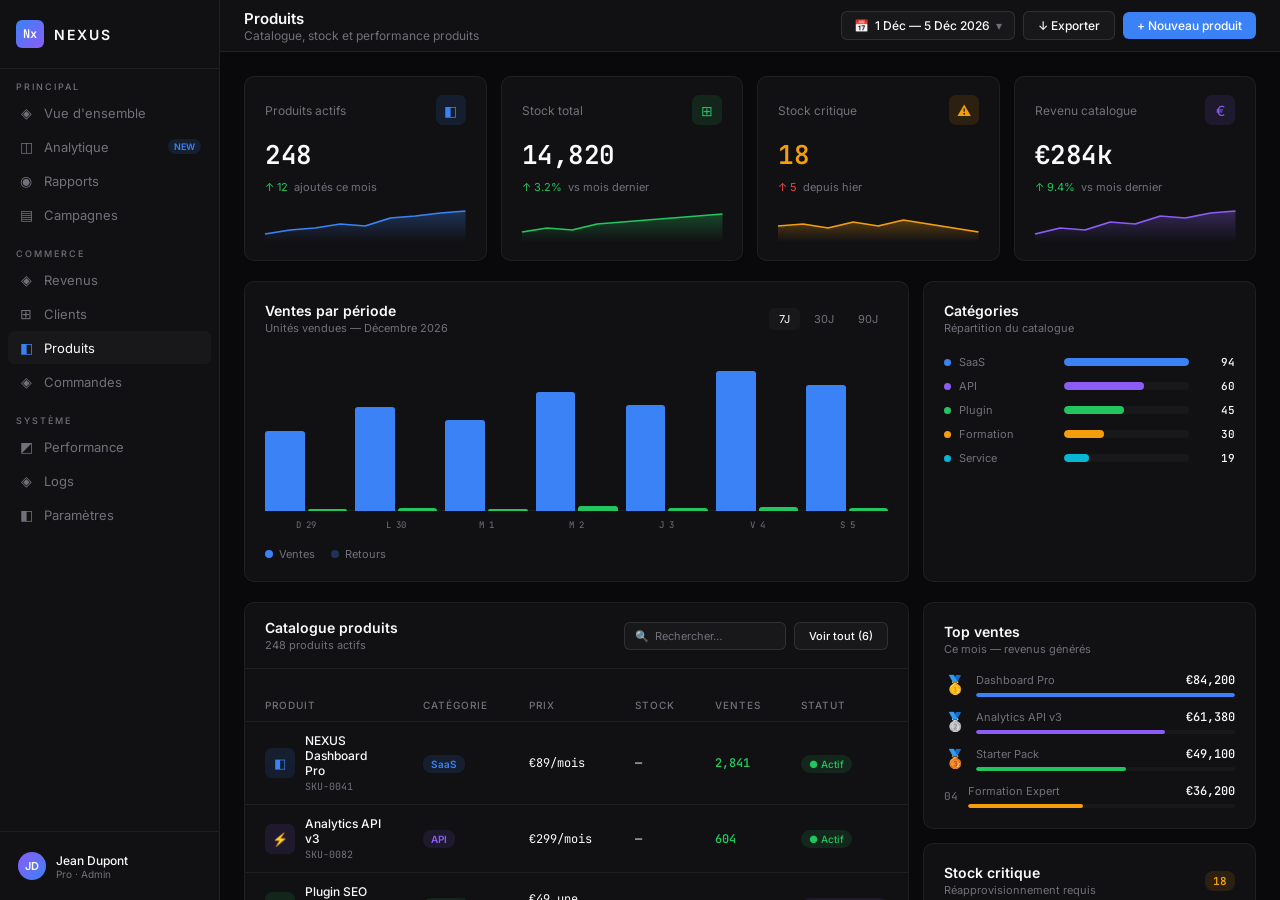
<file: produits/index.html>
<!DOCTYPE html>
<html lang="fr">
<head>
  <meta charset="UTF-8">
  <meta name="viewport" content="width=device-width, initial-scale=1.0">
  <title>NEXUS — Produits</title>
  <meta name="description" content="Catalogue produits : ventes, retours, prix et alertes de stock.">
  <meta name="theme-color" content="#09090B">
  <link rel="icon" href="../assets/img/favicon.svg" type="image/svg+xml">
  <link rel="apple-touch-icon" href="../assets/img/apple-touch-icon.png">
  <link rel="canonical" href="https://nexus-sigma-pearl.vercel.app/produits/index.html">
  <meta property="og:type" content="website">
  <meta property="og:site_name" content="NEXUS">
  <meta property="og:locale" content="fr_FR">
  <meta property="og:title" content="NEXUS — Produits">
  <meta property="og:description" content="Catalogue produits : ventes, retours, prix et alertes de stock.">
  <meta property="og:url" content="https://nexus-sigma-pearl.vercel.app/produits/index.html">
  <meta property="og:image" content="https://nexus-sigma-pearl.vercel.app/assets/img/og-image.jpg">
  <meta property="og:image:width" content="960">
  <meta property="og:image:height" content="456">
  <meta property="og:image:alt" content="Aperçu de la page Vue d'ensemble du tableau de bord NEXUS">
  <meta name="twitter:card" content="summary_large_image">
  <link href="https://fonts.googleapis.com/css2?family=JetBrains+Mono:wght@300;400;500&family=Inter:wght@300;400;500;600&display=swap" rel="stylesheet">
  <link rel="stylesheet" href="style.css">
  <link rel="stylesheet" href="../assets/css/responsive.css">
</head>
<body>

  <aside class="sidebar"></aside>

  <div class="main">

    <div class="topbar">
      <div class="tb-left">
        <div>
          <p class="page-title">Produits</p>
          <p class="page-sub">Catalogue, stock et performance produits</p>
        </div>
      </div>
      <div class="tb-right">
        <div class="date-range" id="dateRangeBtn">📅 <span id="dateRangeLabel" data-date="1 {mon:0} — {dmy:0}">Nov 1 — Nov 30, 2026</span> ▾</div>
        <button class="tb-btn ghost" id="exportBtn">↓ Exporter</button>
        <button class="tb-btn primary" id="produitBtn">+ Nouveau produit</button>
      </div>
    </div>

    <div class="content">

      <!-- KPI -->
      <div class="kpi-row">
        <div class="kpi-card">
          <div class="kpi-header">
            <span class="kpi-label">Produits actifs</span>
            <div class="kpi-icon" style="background:var(--blue-dim);color:var(--blue);">◧</div>
          </div>
          <div class="kpi-value">248</div>
          <div class="kpi-delta"><span class="delta-up">↑ 12</span><span class="delta-text">ajoutés ce mois</span></div>
          <div class="sparkline">
            <svg class="spark-svg" viewBox="0 0 120 36" preserveAspectRatio="none">
              <defs><linearGradient id="sg1" x1="0" y1="0" x2="0" y2="1"><stop offset="0%" stop-color="#3B82F6" stop-opacity=".3"/><stop offset="100%" stop-color="#3B82F6" stop-opacity="0"/></linearGradient></defs>
              <path d="M0,28 L15,24 L30,22 L45,18 L60,20 L75,12 L90,10 L105,7 L120,5" fill="none" stroke="#3B82F6" stroke-width="1.5"/>
              <path d="M0,28 L15,24 L30,22 L45,18 L60,20 L75,12 L90,10 L105,7 L120,5 L120,36 L0,36Z" fill="url(#sg1)"/>
            </svg>
          </div>
        </div>

        <div class="kpi-card">
          <div class="kpi-header">
            <span class="kpi-label">Stock total</span>
            <div class="kpi-icon" style="background:var(--green-dim);color:var(--green);">⊞</div>
          </div>
          <div class="kpi-value">14,820</div>
          <div class="kpi-delta"><span class="delta-up">↑ 3.2%</span><span class="delta-text">vs mois dernier</span></div>
          <div class="sparkline">
            <svg class="spark-svg" viewBox="0 0 120 36" preserveAspectRatio="none">
              <defs><linearGradient id="sg2" x1="0" y1="0" x2="0" y2="1"><stop offset="0%" stop-color="#22C55E" stop-opacity=".3"/><stop offset="100%" stop-color="#22C55E" stop-opacity="0"/></linearGradient></defs>
              <path d="M0,26 L15,22 L30,24 L45,18 L60,16 L75,14 L90,12 L105,10 L120,8" fill="none" stroke="#22C55E" stroke-width="1.5"/>
              <path d="M0,26 L15,22 L30,24 L45,18 L60,16 L75,14 L90,12 L105,10 L120,8 L120,36 L0,36Z" fill="url(#sg2)"/>
            </svg>
          </div>
        </div>

        <div class="kpi-card">
          <div class="kpi-header">
            <span class="kpi-label">Stock critique</span>
            <div class="kpi-icon" style="background:var(--amber-dim);color:var(--amber);">⚠</div>
          </div>
          <div class="kpi-value" style="color:var(--amber);">18</div>
          <div class="kpi-delta"><span class="delta-down">↑ 5</span><span class="delta-text">depuis hier</span></div>
          <div class="sparkline">
            <svg class="spark-svg" viewBox="0 0 120 36" preserveAspectRatio="none">
              <defs><linearGradient id="sg3" x1="0" y1="0" x2="0" y2="1"><stop offset="0%" stop-color="#F59E0B" stop-opacity=".3"/><stop offset="100%" stop-color="#F59E0B" stop-opacity="0"/></linearGradient></defs>
              <path d="M0,20 L15,18 L30,22 L45,16 L60,20 L75,14 L90,18 L105,22 L120,26" fill="none" stroke="#F59E0B" stroke-width="1.5"/>
              <path d="M0,20 L15,18 L30,22 L45,16 L60,20 L75,14 L90,18 L105,22 L120,26 L120,36 L0,36Z" fill="url(#sg3)"/>
            </svg>
          </div>
        </div>

        <div class="kpi-card">
          <div class="kpi-header">
            <span class="kpi-label">Revenu catalogue</span>
            <div class="kpi-icon" style="background:var(--violet-dim);color:var(--violet);">€</div>
          </div>
          <div class="kpi-value">€284k</div>
          <div class="kpi-delta"><span class="delta-up">↑ 9.4%</span><span class="delta-text">vs mois dernier</span></div>
          <div class="sparkline">
            <svg class="spark-svg" viewBox="0 0 120 36" preserveAspectRatio="none">
              <defs><linearGradient id="sg4" x1="0" y1="0" x2="0" y2="1"><stop offset="0%" stop-color="#8B5CF6" stop-opacity=".3"/><stop offset="100%" stop-color="#8B5CF6" stop-opacity="0"/></linearGradient></defs>
              <path d="M0,28 L15,22 L30,24 L45,16 L60,18 L75,10 L90,12 L105,7 L120,5" fill="none" stroke="#8B5CF6" stroke-width="1.5"/>
              <path d="M0,28 L15,22 L30,24 L45,16 L60,18 L75,10 L90,12 L105,7 L120,5 L120,36 L0,36Z" fill="url(#sg4)"/>
            </svg>
          </div>
        </div>
      </div>


      <!-- Graphique + Catégories -->
      <div class="mid-row">

        <div class="chart-card">
          <div class="card-header">
            <div>
              <p class="card-title">Ventes par période</p>
              <p class="card-subtitle">Unités vendues — <span data-date="{Month:0} {year:0}">Novembre 2026</span></p>
            </div>
            <div class="chart-tabs">
              <span class="chart-tab active">7J</span>
              <span class="chart-tab">30J</span>
              <span class="chart-tab">90J</span>
            </div>
          </div>
          <div class="bar-chart" id="produitsChart"></div>
          <div class="chart-legend">
            <span class="cl-item"><span class="cl-dot" style="background:var(--blue);"></span>Ventes</span>
            <span class="cl-item"><span class="cl-dot" style="background:rgba(59,130,246,0.3);"></span>Retours</span>
          </div>
        </div>

        <div class="chart-card">
          <div class="card-header">
            <div>
              <p class="card-title">Catégories</p>
              <p class="card-subtitle">Répartition du catalogue</p>
            </div>
          </div>
          <div class="funnel-wrap">
            <div class="funnel-item">
              <div class="funnel-left"><div class="funnel-dot" style="background:var(--blue);"></div><span class="funnel-label">SaaS</span></div>
              <div class="funnel-bar-wrap"><div class="funnel-bar" style="width:100%; background:var(--blue);"></div></div>
              <span class="funnel-val">94</span>
            </div>
            <div class="funnel-item">
              <div class="funnel-left"><div class="funnel-dot" style="background:var(--violet);"></div><span class="funnel-label">API</span></div>
              <div class="funnel-bar-wrap"><div class="funnel-bar" style="width:64%; background:var(--violet);"></div></div>
              <span class="funnel-val">60</span>
            </div>
            <div class="funnel-item">
              <div class="funnel-left"><div class="funnel-dot" style="background:var(--green);"></div><span class="funnel-label">Plugin</span></div>
              <div class="funnel-bar-wrap"><div class="funnel-bar" style="width:48%; background:var(--green);"></div></div>
              <span class="funnel-val">45</span>
            </div>
            <div class="funnel-item">
              <div class="funnel-left"><div class="funnel-dot" style="background:var(--amber);"></div><span class="funnel-label">Formation</span></div>
              <div class="funnel-bar-wrap"><div class="funnel-bar" style="width:32%; background:var(--amber);"></div></div>
              <span class="funnel-val">30</span>
            </div>
            <div class="funnel-item">
              <div class="funnel-left"><div class="funnel-dot" style="background:var(--cyan);"></div><span class="funnel-label">Service</span></div>
              <div class="funnel-bar-wrap"><div class="funnel-bar" style="width:20%; background:var(--cyan);"></div></div>
              <span class="funnel-val">19</span>
            </div>
          </div>
        </div>

      </div>


      <!-- Tableau + Colonne droite -->
      <div class="bot-row">

        <div class="table-card">
          <div class="tc-head card-header">
            <div>
              <p class="card-title">Catalogue produits</p>
              <p class="card-subtitle">248 produits actifs</p>
            </div>
            <div style="display:flex;gap:8px;">
              <div class="search-box">
                <span class="search-icon">🔍</span>
                <input class="search-input" id="searchInput" placeholder="Rechercher…"/>
              </div>
              <button class="tb-btn ghost" style="font-size:11px;" data-action="voir-tout">Voir tout</button>
            </div>
          </div>
          <table>
            <thead>
              <tr>
                <th>Produit</th>
                <th>Catégorie</th>
                <th>Prix</th>
                <th>Stock</th>
                <th>Ventes</th>
                <th>Statut</th>
              </tr>
            </thead>
            <tbody id="produitsBody">
              <tr>
                <td><div class="prod-cell"><div class="prod-icon" style="background:var(--blue-dim);color:var(--blue);">◧</div><div><p class="prod-name">NEXUS Dashboard Pro</p><p class="prod-sku">SKU-0041</p></div></div></td>
                <td><span class="cat-badge cat-saas">SaaS</span></td>
                <td class="t-val">€89/mois</td>
                <td class="t-val">—</td>
                <td class="t-val t-pos">2,841</td>
                <td><span class="status-pill st-delivered">● Actif</span></td>
              </tr>
              <tr>
                <td><div class="prod-cell"><div class="prod-icon" style="background:var(--violet-dim);color:var(--violet);">⚡</div><div><p class="prod-name">Analytics API v3</p><p class="prod-sku">SKU-0082</p></div></div></td>
                <td><span class="cat-badge cat-api">API</span></td>
                <td class="t-val">€299/mois</td>
                <td class="t-val">—</td>
                <td class="t-val t-pos">604</td>
                <td><span class="status-pill st-delivered">● Actif</span></td>
              </tr>
              <tr>
                <td><div class="prod-cell"><div class="prod-icon" style="background:var(--green-dim);color:var(--green);">◈</div><div><p class="prod-name">Plugin SEO Booster</p><p class="prod-sku">SKU-0117</p></div></div></td>
                <td><span class="cat-badge cat-plugin">Plugin</span></td>
                <td class="t-val">€49 une fois</td>
                <td class="t-val" style="color:var(--amber);">12</td>
                <td class="t-val t-pos">381</td>
                <td><span class="status-pill st-prep">⚠ Stock faible</span></td>
              </tr>
              <tr>
                <td><div class="prod-cell"><div class="prod-icon" style="background:var(--amber-dim);color:var(--amber);">◉</div><div><p class="prod-name">Formation Analytics Expert</p><p class="prod-sku">SKU-0203</p></div></div></td>
                <td><span class="cat-badge cat-formation">Formation</span></td>
                <td class="t-val">€390</td>
                <td class="t-val">48</td>
                <td class="t-val t-pos">218</td>
                <td><span class="status-pill st-delivered">● Actif</span></td>
              </tr>
              <tr>
                <td><div class="prod-cell"><div class="prod-icon" style="background:var(--cyan-dim);color:var(--cyan);">▤</div><div><p class="prod-name">Consulting Setup Pack</p><p class="prod-sku">SKU-0198</p></div></div></td>
                <td><span class="cat-badge cat-service">Service</span></td>
                <td class="t-val">€1,200</td>
                <td class="t-val">—</td>
                <td class="t-val t-pos">94</td>
                <td><span class="status-pill st-delivered">● Actif</span></td>
              </tr>
              <tr>
                <td><div class="prod-cell"><div class="prod-icon" style="background:var(--red-dim);color:var(--red);">◧</div><div><p class="prod-name">NEXUS Starter Pack</p><p class="prod-sku">SKU-0012</p></div></div></td>
                <td><span class="cat-badge cat-saas">SaaS</span></td>
                <td class="t-val">€29/mois</td>
                <td class="t-val" style="color:var(--red);">3</td>
                <td class="t-val t-pos">1,204</td>
                <td><span class="status-pill st-dispute">⚠ Critique</span></td>
              </tr>
            </tbody>
          </table>
        </div>

        <div class="right-col">

          <!-- Top ventes -->
          <div class="side-card">
            <div class="card-header" style="margin-bottom:16px;">
              <div>
                <p class="card-title">Top ventes</p>
                <p class="card-subtitle">Ce mois — revenus générés</p>
              </div>
            </div>
            <div class="zone-list">
              <div class="zone-item">
                <span class="zone-flag">🥇</span>
                <div class="zone-info">
                  <div class="zone-header"><span class="zone-name">Dashboard Pro</span><span class="zone-val">€84,200</span></div>
                  <div class="gauge-track"><div class="gauge-fill" style="width:100%; background:var(--blue);"></div></div>
                </div>
              </div>
              <div class="zone-item">
                <span class="zone-flag">🥈</span>
                <div class="zone-info">
                  <div class="zone-header"><span class="zone-name">Analytics API v3</span><span class="zone-val">€61,380</span></div>
                  <div class="gauge-track"><div class="gauge-fill" style="width:73%; background:var(--violet);"></div></div>
                </div>
              </div>
              <div class="zone-item">
                <span class="zone-flag">🥉</span>
                <div class="zone-info">
                  <div class="zone-header"><span class="zone-name">Starter Pack</span><span class="zone-val">€49,100</span></div>
                  <div class="gauge-track"><div class="gauge-fill" style="width:58%; background:var(--green);"></div></div>
                </div>
              </div>
              <div class="zone-item">
                <span class="zone-flag" style="color:var(--muted);font-family:'JetBrains Mono',monospace;font-size:11px;">04</span>
                <div class="zone-info">
                  <div class="zone-header"><span class="zone-name">Formation Expert</span><span class="zone-val">€36,200</span></div>
                  <div class="gauge-track"><div class="gauge-fill" style="width:43%; background:var(--amber);"></div></div>
                </div>
              </div>
            </div>
          </div>

          <!-- Stock critique -->
          <div class="side-card">
            <div class="card-header" style="margin-bottom:16px;">
              <div>
                <p class="card-title">Stock critique</p>
                <p class="card-subtitle">Réapprovisionnement requis</p>
              </div>
              <span class="stock-badge">18</span>
            </div>
            <div class="carrier-list">
              <div class="carrier-item">
                <div class="carrier-logo" style="background:var(--red-dim);color:var(--red);font-size:10px;font-weight:700;">✕</div>
                <div class="carrier-info">
                  <div class="carrier-header"><span class="carrier-name">NEXUS Starter Pack</span><span class="carrier-rate" style="color:var(--red);">3 restants</span></div>
                  <div class="gauge-track"><div class="gauge-fill" style="width:6%; background:var(--red);"></div></div>
                  <span class="carrier-meta">SKU-0012 · Seuil : 50</span>
                </div>
              </div>
              <div class="carrier-item">
                <div class="carrier-logo" style="background:var(--amber-dim);color:var(--amber);font-size:10px;font-weight:700;">⚠</div>
                <div class="carrier-info">
                  <div class="carrier-header"><span class="carrier-name">Plugin SEO Booster</span><span class="carrier-rate" style="color:var(--amber);">12 restants</span></div>
                  <div class="gauge-track"><div class="gauge-fill" style="width:24%; background:var(--amber);"></div></div>
                  <span class="carrier-meta">SKU-0117 · Seuil : 50</span>
                </div>
              </div>
              <div class="carrier-item">
                <div class="carrier-logo" style="background:var(--amber-dim);color:var(--amber);font-size:10px;font-weight:700;">⚠</div>
                <div class="carrier-info">
                  <div class="carrier-header"><span class="carrier-name">Formation Avancée</span><span class="carrier-rate" style="color:var(--amber);">18 restants</span></div>
                  <div class="gauge-track"><div class="gauge-fill" style="width:36%; background:var(--amber);"></div></div>
                  <span class="carrier-meta">SKU-0241 · Seuil : 50</span>
                </div>
              </div>
            </div>
          </div>

        </div>

      </div>

    </div>

  </div>


  <!-- Date Picker -->
  <div class="date-picker-popup" id="datePickerPopup" style="display:none;">
    <div class="dp-header">Sélectionner une période</div>
    <div class="dp-presets">
      <button class="dp-preset active" data-days="30">30 derniers jours</button>
      <button class="dp-preset" data-days="7">7 derniers jours</button>
      <button class="dp-preset" data-days="90">90 derniers jours</button>
      <button class="dp-preset" data-days="365">Cette année</button>
    </div>
    <div class="dp-custom">
      <div class="dp-field"><label>Début</label><input type="date" id="dpStart" value="2026-11-01" data-date="{iso1:0}" data-date-attr="value"/></div>
      <div class="dp-field"><label>Fin</label><input type="date" id="dpEnd" value="2026-11-30" data-date="{iso:0}" data-date-attr="value"/></div>
    </div>
    <div class="dp-footer">
      <button class="dp-cancel" id="dpCancel">Annuler</button>
      <button class="dp-apply" id="dpApply">Appliquer</button>
    </div>
  </div>

  <!-- Modal Nouveau produit -->
  <div class="modal-overlay" id="produitModal" style="display:none;">
    <div class="modal">
      <div class="modal-header">
        <p class="modal-title">Nouveau produit</p>
        <button class="modal-close" id="produitClose">✕</button>
      </div>
      <div class="modal-body">
        <div class="modal-field">
          <label>Nom du produit</label>
          <input type="text" class="modal-input" id="produitNom" placeholder="Ex : NEXUS Dashboard Pro"/>
        </div>
        <div class="modal-field">
          <label>Catégorie</label>
          <select class="modal-select" id="produitCategorie">
            <option>SaaS</option><option>API</option><option>Plugin</option><option>Formation</option><option>Service</option>
          </select>
        </div>
        <div class="modal-field">
          <label>Prix (€)</label>
          <input type="number" class="modal-input" id="produitPrix" placeholder="0.00" min="0" step="0.01"/>
        </div>
        <div class="modal-field">
          <label>Stock initial</label>
          <input type="number" class="modal-input" id="produitStock" placeholder="0" min="0" step="1"/>
        </div>
        <div class="modal-field">
          <label>Statut</label>
          <div class="modal-radio-group">
            <label class="modal-radio"><input type="radio" name="produitStatut" value="Actif" checked/> Actif</label>
            <label class="modal-radio"><input type="radio" name="produitStatut" value="Brouillon"/> Brouillon</label>
          </div>
        </div>
      </div>
      <div class="modal-footer">
        <button class="tb-btn ghost" id="produitCancelBtn">Annuler</button>
        <button class="tb-btn primary" id="produitCreateBtn">Créer le produit</button>
      </div>
    </div>
  </div>

  <!-- Toast -->
  <div class="toast-notif" id="toastNotif"></div>

  <script src="../assets/js/dates.js"></script>
  <script src="../assets/js/ui.js"></script>
  <script src="app.js"></script>
<script src="../assets/js/sidebar.js"></script>
</body>
</html>
</file>
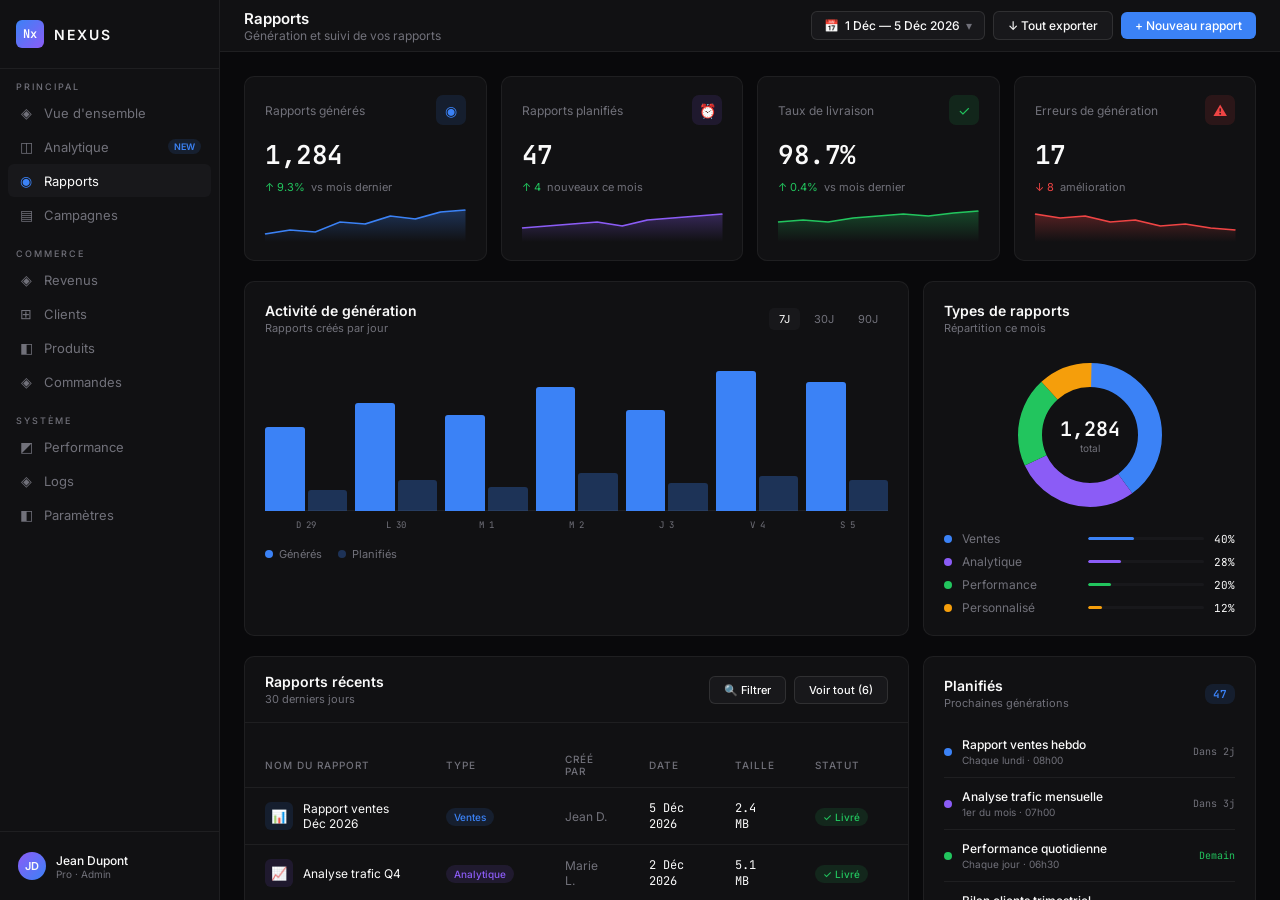
<file: rapports/index.html>
<!DOCTYPE html>
<html lang="fr">
<head>
  <meta charset="UTF-8">
  <meta name="viewport" content="width=device-width, initial-scale=1.0">
  <title>NEXUS — Rapports</title>
  <meta name="description" content="Génération, planification et export de rapports personnalisés.">
  <meta name="theme-color" content="#09090B">
  <link rel="icon" href="../assets/img/favicon.svg" type="image/svg+xml">
  <link rel="apple-touch-icon" href="../assets/img/apple-touch-icon.png">
  <link rel="canonical" href="https://nexus-sigma-pearl.vercel.app/rapports/index.html">
  <meta property="og:type" content="website">
  <meta property="og:site_name" content="NEXUS">
  <meta property="og:locale" content="fr_FR">
  <meta property="og:title" content="NEXUS — Rapports">
  <meta property="og:description" content="Génération, planification et export de rapports personnalisés.">
  <meta property="og:url" content="https://nexus-sigma-pearl.vercel.app/rapports/index.html">
  <meta property="og:image" content="https://nexus-sigma-pearl.vercel.app/assets/img/og-image.jpg">
  <meta property="og:image:width" content="960">
  <meta property="og:image:height" content="456">
  <meta property="og:image:alt" content="Aperçu de la page Vue d'ensemble du tableau de bord NEXUS">
  <meta name="twitter:card" content="summary_large_image">

  <link
    href="https://fonts.googleapis.com/css2?family=JetBrains+Mono:wght@300;400;500&family=Inter:wght@300;400;500;600&display=swap"
    rel="stylesheet"
  >

  <link rel="stylesheet" href="style.css">
  <link rel="stylesheet" href="../assets/css/responsive.css">
</head>
<body>

  <!-- ==========================================
       SIDEBAR
       ========================================== -->
  <aside class="sidebar"></aside>


  <!-- ==========================================
       MAIN
       ========================================== -->
  <div class="main">

    <!-- Topbar -->
    <div class="topbar">
      <div class="tb-left">
        <div>
          <p class="page-title">Rapports</p>
          <p class="page-sub">Génération et suivi de vos rapports</p>
        </div>
      </div>
      <div class="tb-right">
        <div class="date-range" id="dateRangeBtn">
          📅 <span id="dateRangeLabel" data-date="1 {mon:0} — {dmy:0}">Nov 1 — Nov 30, 2026</span> ▾
        </div>
        <button class="tb-btn ghost" id="exportBtn">↓ Tout exporter</button>
        <button class="tb-btn primary" id="rapportBtn">+ Nouveau rapport</button>
      </div>
    </div>


    <div class="content">

      <!-- ---- KPI Cards ---- -->
      <div class="kpi-row">

        <div class="kpi-card">
          <div class="kpi-header">
            <span class="kpi-label">Rapports générés</span>
            <div class="kpi-icon" style="background:var(--blue-dim); color:var(--blue);">◉</div>
          </div>
          <div class="kpi-value">1,284</div>
          <div class="kpi-delta">
            <span class="delta-up">↑ 9.3%</span>
            <span class="delta-text">vs mois dernier</span>
          </div>
          <div class="sparkline">
            <svg class="spark-svg" viewBox="0 0 120 36" preserveAspectRatio="none">
              <defs>
                <linearGradient id="sg1" x1="0" y1="0" x2="0" y2="1">
                  <stop offset="0%"   stop-color="#3B82F6" stop-opacity=".3"/>
                  <stop offset="100%" stop-color="#3B82F6" stop-opacity="0"/>
                </linearGradient>
              </defs>
              <path d="M0,28 L15,24 L30,26 L45,16 L60,18 L75,10 L90,13 L105,6 L120,4"
                    fill="none" stroke="#3B82F6" stroke-width="1.5"/>
              <path d="M0,28 L15,24 L30,26 L45,16 L60,18 L75,10 L90,13 L105,6 L120,4 L120,36 L0,36Z"
                    fill="url(#sg1)"/>
            </svg>
          </div>
        </div>

        <div class="kpi-card">
          <div class="kpi-header">
            <span class="kpi-label">Rapports planifiés</span>
            <div class="kpi-icon" style="background:var(--violet-dim); color:var(--violet);">⏰</div>
          </div>
          <div class="kpi-value">47</div>
          <div class="kpi-delta">
            <span class="delta-up">↑ 4</span>
            <span class="delta-text">nouveaux ce mois</span>
          </div>
          <div class="sparkline">
            <svg class="spark-svg" viewBox="0 0 120 36" preserveAspectRatio="none">
              <defs>
                <linearGradient id="sg2" x1="0" y1="0" x2="0" y2="1">
                  <stop offset="0%"   stop-color="#8B5CF6" stop-opacity=".3"/>
                  <stop offset="100%" stop-color="#8B5CF6" stop-opacity="0"/>
                </linearGradient>
              </defs>
              <path d="M0,22 L15,20 L30,18 L45,16 L60,20 L75,14 L90,12 L105,10 L120,8"
                    fill="none" stroke="#8B5CF6" stroke-width="1.5"/>
              <path d="M0,22 L15,20 L30,18 L45,16 L60,20 L75,14 L90,12 L105,10 L120,8 L120,36 L0,36Z"
                    fill="url(#sg2)"/>
            </svg>
          </div>
        </div>

        <div class="kpi-card">
          <div class="kpi-header">
            <span class="kpi-label">Taux de livraison</span>
            <div class="kpi-icon" style="background:var(--green-dim); color:var(--green);">✓</div>
          </div>
          <div class="kpi-value">98.7%</div>
          <div class="kpi-delta">
            <span class="delta-up">↑ 0.4%</span>
            <span class="delta-text">vs mois dernier</span>
          </div>
          <div class="sparkline">
            <svg class="spark-svg" viewBox="0 0 120 36" preserveAspectRatio="none">
              <defs>
                <linearGradient id="sg3" x1="0" y1="0" x2="0" y2="1">
                  <stop offset="0%"   stop-color="#22C55E" stop-opacity=".3"/>
                  <stop offset="100%" stop-color="#22C55E" stop-opacity="0"/>
                </linearGradient>
              </defs>
              <path d="M0,16 L15,14 L30,16 L45,12 L60,10 L75,8 L90,10 L105,7 L120,5"
                    fill="none" stroke="#22C55E" stroke-width="1.5"/>
              <path d="M0,16 L15,14 L30,16 L45,12 L60,10 L75,8 L90,10 L105,7 L120,5 L120,36 L0,36Z"
                    fill="url(#sg3)"/>
            </svg>
          </div>
        </div>

        <div class="kpi-card">
          <div class="kpi-header">
            <span class="kpi-label">Erreurs de génération</span>
            <div class="kpi-icon" style="background:var(--red-dim); color:var(--red);">⚠</div>
          </div>
          <div class="kpi-value">17</div>
          <div class="kpi-delta">
            <span class="delta-down">↓ 8</span>
            <span class="delta-text">amélioration</span>
          </div>
          <div class="sparkline">
            <svg class="spark-svg" viewBox="0 0 120 36" preserveAspectRatio="none">
              <defs>
                <linearGradient id="sg4" x1="0" y1="0" x2="0" y2="1">
                  <stop offset="0%"   stop-color="#EF4444" stop-opacity=".3"/>
                  <stop offset="100%" stop-color="#EF4444" stop-opacity="0"/>
                </linearGradient>
              </defs>
              <path d="M0,8 L15,12 L30,10 L45,16 L60,14 L75,20 L90,18 L105,22 L120,24"
                    fill="none" stroke="#EF4444" stroke-width="1.5"/>
              <path d="M0,8 L15,12 L30,10 L45,16 L60,14 L75,20 L90,18 L105,22 L120,24 L120,36 L0,36Z"
                    fill="url(#sg4)"/>
            </svg>
          </div>
        </div>

      </div>


      <!-- ---- Ligne milieu : Activité + Types ---- -->
      <div class="mid-row">

        <!-- Graphique génération de rapports -->
        <div class="chart-card">
          <div class="card-header">
            <div>
              <p class="card-title">Activité de génération</p>
              <p class="card-subtitle">Rapports créés par jour</p>
            </div>
            <div class="chart-tabs">
              <span class="chart-tab active">7J</span>
              <span class="chart-tab">30J</span>
              <span class="chart-tab">90J</span>
            </div>
          </div>
          <div class="bar-chart" id="rapportsChart"></div>
          <div class="chart-legend">
            <span class="cl-item">
              <span class="cl-dot" style="background:var(--blue);"></span>Générés
            </span>
            <span class="cl-item">
              <span class="cl-dot" style="background:rgba(59,130,246,0.3);"></span>Planifiés
            </span>
          </div>
        </div>

        <!-- Types de rapports -->
        <div class="chart-card">
          <div class="card-header">
            <div>
              <p class="card-title">Types de rapports</p>
              <p class="card-subtitle">Répartition ce mois</p>
            </div>
          </div>
          <div class="donut-wrap">
            <div class="donut-svg-wrap">
              <svg class="donut-svg" viewBox="0 0 120 120">
                <circle cx="60" cy="60" r="45" fill="none" stroke="#3B82F6"
                        stroke-width="18" stroke-dasharray="113 169" stroke-dashoffset="0"/>
                <circle cx="60" cy="60" r="45" fill="none" stroke="#8B5CF6"
                        stroke-width="18" stroke-dasharray="79 203" stroke-dashoffset="-113"/>
                <circle cx="60" cy="60" r="45" fill="none" stroke="#22C55E"
                        stroke-width="18" stroke-dasharray="57 225" stroke-dashoffset="-192"/>
                <circle cx="60" cy="60" r="45" fill="none" stroke="#F59E0B"
                        stroke-width="18" stroke-dasharray="34 248" stroke-dashoffset="-249"/>
              </svg>
              <div class="donut-center">
                <p class="donut-val">1,284</p>
                <p class="donut-lbl">total</p>
              </div>
            </div>
            <div class="donut-legend">
              <div class="legend-item">
                <div class="legend-dot" style="background:#3B82F6;"></div>
                <span class="legend-name">Ventes</span>
                <div class="legend-bar"><div class="legend-fill" style="width:40%; background:#3B82F6;"></div></div>
                <span class="legend-pct">40%</span>
              </div>
              <div class="legend-item">
                <div class="legend-dot" style="background:#8B5CF6;"></div>
                <span class="legend-name">Analytique</span>
                <div class="legend-bar"><div class="legend-fill" style="width:28%; background:#8B5CF6;"></div></div>
                <span class="legend-pct">28%</span>
              </div>
              <div class="legend-item">
                <div class="legend-dot" style="background:#22C55E;"></div>
                <span class="legend-name">Performance</span>
                <div class="legend-bar"><div class="legend-fill" style="width:20%; background:#22C55E;"></div></div>
                <span class="legend-pct">20%</span>
              </div>
              <div class="legend-item">
                <div class="legend-dot" style="background:#F59E0B;"></div>
                <span class="legend-name">Personnalisé</span>
                <div class="legend-bar"><div class="legend-fill" style="width:12%; background:#F59E0B;"></div></div>
                <span class="legend-pct">12%</span>
              </div>
            </div>
          </div>
        </div>

      </div>


      <!-- ---- Tableau rapports récents + Planifiés ---- -->
      <div class="bot-row">

        <!-- Tableau rapports récents -->
        <div class="table-card">
          <div class="tc-head card-header">
            <div>
              <p class="card-title">Rapports récents</p>
              <p class="card-subtitle">30 derniers jours</p>
            </div>
            <div style="display:flex; gap:8px;">
              <button class="tb-btn ghost" style="font-size:11px;" data-action="filtrer">🔍 Filtrer</button>
              <button class="tb-btn ghost" style="font-size:11px;" data-action="voir-tout">Voir tout</button>
            </div>
          </div>
          <table>
            <thead>
              <tr>
                <th>Nom du rapport</th>
                <th>Type</th>
                <th>Créé par</th>
                <th>Date</th>
                <th>Taille</th>
                <th>Statut</th>
              </tr>
            </thead>
            <tbody>
              <tr>
                <td>
                  <div class="report-name">
                    <div class="report-icon" style="background:var(--blue-dim); color:var(--blue);">📊</div>
                    <span data-date="Rapport ventes {mon:0} {year:0}">Rapport ventes Nov 2026</span>
                  </div>
                </td>
                <td><span class="type-badge" style="background:var(--blue-dim); color:var(--blue);">Ventes</span></td>
                <td class="t-author">Jean D.</td>
                <td class="t-val" data-date="{dmy:0}">28 Nov 2026</td>
                <td class="t-val">2.4 MB</td>
                <td><span class="status-pill st-up">✓ Livré</span></td>
              </tr>
              <tr>
                <td>
                  <div class="report-name">
                    <div class="report-icon" style="background:var(--violet-dim); color:var(--violet);">📈</div>
                    <span data-date="Analyse trafic {q:0}">Analyse trafic Q4</span>
                  </div>
                </td>
                <td><span class="type-badge" style="background:var(--violet-dim); color:var(--violet);">Analytique</span></td>
                <td class="t-author">Marie L.</td>
                <td class="t-val" data-date="{dmy:-3}">25 Nov 2026</td>
                <td class="t-val">5.1 MB</td>
                <td><span class="status-pill st-up">✓ Livré</span></td>
              </tr>
              <tr>
                <td>
                  <div class="report-name">
                    <div class="report-icon" style="background:var(--green-dim); color:var(--green);">⚡</div>
                    <span data-date="Performance serveurs {mon:-1}">Performance serveurs Oct</span>
                  </div>
                </td>
                <td><span class="type-badge" style="background:var(--green-dim); color:var(--green);">Performance</span></td>
                <td class="t-author">Alex T.</td>
                <td class="t-val" data-date="{dmy:-6}">22 Nov 2026</td>
                <td class="t-val">1.8 MB</td>
                <td><span class="status-pill st-up">✓ Livré</span></td>
              </tr>
              <tr>
                <td>
                  <div class="report-name">
                    <div class="report-icon" style="background:var(--amber-dim); color:var(--amber);">📋</div>
                    <span>Rapport personnalisé clients</span>
                  </div>
                </td>
                <td><span class="type-badge" style="background:var(--amber-dim); color:var(--amber);">Personnalisé</span></td>
                <td class="t-author">Sophie M.</td>
                <td class="t-val" data-date="{dmy:-8}">20 Nov 2026</td>
                <td class="t-val">3.7 MB</td>
                <td><span class="status-pill st-pending">⏳ En cours</span></td>
              </tr>
              <tr>
                <td>
                  <div class="report-name">
                    <div class="report-icon" style="background:var(--blue-dim); color:var(--blue);">📊</div>
                    <span data-date="Bilan mensuel {mon:-1} {year:-1}">Bilan mensuel Oct 2026</span>
                  </div>
                </td>
                <td><span class="type-badge" style="background:var(--blue-dim); color:var(--blue);">Ventes</span></td>
                <td class="t-author">Jean D.</td>
                <td class="t-val" data-date="{dmy:-10}">18 Nov 2026</td>
                <td class="t-val">4.2 MB</td>
                <td><span class="status-pill st-up">✓ Livré</span></td>
              </tr>
              <tr>
                <td>
                  <div class="report-name">
                    <div class="report-icon" style="background:var(--red-dim); color:var(--red);">⚠</div>
                    <span>Rapport anomalies système</span>
                  </div>
                </td>
                <td><span class="type-badge" style="background:var(--violet-dim); color:var(--violet);">Analytique</span></td>
                <td class="t-author">Alex T.</td>
                <td class="t-val" data-date="{dmy:-13}">15 Nov 2026</td>
                <td class="t-val">0.9 MB</td>
                <td><span class="status-pill st-dn">✕ Erreur</span></td>
              </tr>
            </tbody>
          </table>
        </div>

        <!-- Colonne droite -->
        <div class="right-col">

          <!-- Rapports planifiés -->
          <div class="side-card">
            <div class="card-header" style="margin-bottom:16px;">
              <div>
                <p class="card-title">Planifiés</p>
                <p class="card-subtitle">Prochaines générations</p>
              </div>
              <span class="count-badge">47</span>
            </div>
            <div class="scheduled-list">

              <div class="scheduled-item">
                <div class="scheduled-left">
                  <div class="sched-dot" style="background:var(--blue);"></div>
                  <div>
                    <p class="sched-name">Rapport ventes hebdo</p>
                    <p class="sched-freq">Chaque lundi · 08h00</p>
                  </div>
                </div>
                <span class="sched-next">Dans 2j</span>
              </div>

              <div class="scheduled-item">
                <div class="scheduled-left">
                  <div class="sched-dot" style="background:var(--violet);"></div>
                  <div>
                    <p class="sched-name">Analyse trafic mensuelle</p>
                    <p class="sched-freq">1er du mois · 07h00</p>
                  </div>
                </div>
                <span class="sched-next">Dans 3j</span>
              </div>

              <div class="scheduled-item">
                <div class="scheduled-left">
                  <div class="sched-dot" style="background:var(--green);"></div>
                  <div>
                    <p class="sched-name">Performance quotidienne</p>
                    <p class="sched-freq">Chaque jour · 06h30</p>
                  </div>
                </div>
                <span class="sched-next" style="color:var(--green);">Demain</span>
              </div>

              <div class="scheduled-item">
                <div class="scheduled-left">
                  <div class="sched-dot" style="background:var(--amber);"></div>
                  <div>
                    <p class="sched-name">Bilan clients trimestriel</p>
                    <p class="sched-freq">Chaque trimestre</p>
                  </div>
                </div>
                <span class="sched-next">Dans 28j</span>
              </div>

              <div class="scheduled-item">
                <div class="scheduled-left">
                  <div class="sched-dot" style="background:var(--cyan);"></div>
                  <div>
                    <p class="sched-name">Rapport commandes</p>
                    <p class="sched-freq">Chaque vendredi · 17h00</p>
                  </div>
                </div>
                <span class="sched-next">Dans 5j</span>
              </div>

            </div>
          </div>

          <!-- Destinataires top -->
          <div class="side-card">
            <div class="card-header" style="margin-bottom:16px;">
              <div>
                <p class="card-title">Top destinataires</p>
                <p class="card-subtitle">Rapports reçus ce mois</p>
              </div>
            </div>
            <div class="recipients-list">

              <div class="recipient-item">
                <div class="recip-av" style="background: linear-gradient(135deg, #3B82F6, #8B5CF6);">JD</div>
                <div class="recip-info">
                  <p class="recip-name">Jean Dupont</p>
                  <div class="gauge-track" style="margin-top:4px;">
                    <div class="gauge-fill" style="width:100%; background:var(--blue);"></div>
                  </div>
                </div>
                <span class="recip-count">284</span>
              </div>

              <div class="recipient-item">
                <div class="recip-av" style="background: linear-gradient(135deg, #8B5CF6, #EC4899);">ML</div>
                <div class="recip-info">
                  <p class="recip-name">Marie Laurent</p>
                  <div class="gauge-track" style="margin-top:4px;">
                    <div class="gauge-fill" style="width:72%; background:var(--violet);"></div>
                  </div>
                </div>
                <span class="recip-count">204</span>
              </div>

              <div class="recipient-item">
                <div class="recip-av" style="background: linear-gradient(135deg, #22C55E, #06B6D4);">AT</div>
                <div class="recip-info">
                  <p class="recip-name">Alex Thomas</p>
                  <div class="gauge-track" style="margin-top:4px;">
                    <div class="gauge-fill" style="width:54%; background:var(--green);"></div>
                  </div>
                </div>
                <span class="recip-count">153</span>
              </div>

              <div class="recipient-item">
                <div class="recip-av" style="background: linear-gradient(135deg, #F59E0B, #EF4444);">SM</div>
                <div class="recip-info">
                  <p class="recip-name">Sophie Martin</p>
                  <div class="gauge-track" style="margin-top:4px;">
                    <div class="gauge-fill" style="width:38%; background:var(--amber);"></div>
                  </div>
                </div>
                <span class="recip-count">108</span>
              </div>

            </div>
          </div>

        </div>

      </div>

    </div>

  </div>


  <div class="date-picker-popup" id="datePickerPopup" style="display:none;">
    <div class="dp-header">Sélectionner une période</div>
    <div class="dp-presets">
      <button class="dp-preset active" data-days="30">30 derniers jours</button>
      <button class="dp-preset" data-days="7">7 derniers jours</button>
      <button class="dp-preset" data-days="90">90 derniers jours</button>
      <button class="dp-preset" data-days="365">Cette année</button>
    </div>
    <div class="dp-custom">
      <div class="dp-field"><label>Début</label><input type="date" id="dpStart" value="2026-11-01" data-date="{iso1:0}" data-date-attr="value"/></div>
      <div class="dp-field"><label>Fin</label><input type="date" id="dpEnd" value="2026-11-30" data-date="{iso:0}" data-date-attr="value"/></div>
    </div>
    <div class="dp-footer">
      <button class="dp-cancel" id="dpCancel">Annuler</button>
      <button class="dp-apply" id="dpApply">Appliquer</button>
    </div>
  </div>

  <div class="modal-overlay" id="rapportModal" style="display:none;">
    <div class="modal">
      <div class="modal-header">
        <p class="modal-title">Nouveau rapport</p>
        <button class="modal-close" id="rapportClose">✕</button>
      </div>
      <div class="modal-body">
        <div class="modal-field">
          <label>Nom du rapport</label>
          <input type="text" class="modal-input" id="rapportNom" value="Rapport Novembre 2026" data-date="Rapport {Month:0} {year:0}" data-date-attr="value"/>
        </div>
        <div class="modal-field">
          <label>Type</label>
          <select class="modal-select" id="rapportType">
            <option>Résumé exécutif</option>
            <option>Analytique complet</option>
            <option>Performance commerciale</option>
            <option>Rapport personnalisé</option>
          </select>
        </div>
        <div class="modal-field">
          <label>Format</label>
          <div class="modal-radio-group">
            <label class="modal-radio"><input type="radio" name="fmt" value="PDF" checked/> PDF</label>
            <label class="modal-radio"><input type="radio" name="fmt" value="Excel"/> Excel</label>
            <label class="modal-radio"><input type="radio" name="fmt" value="CSV"/> CSV</label>
          </div>
        </div>
        <div class="modal-field">
          <label>Planifier</label>
          <select class="modal-select" id="rapportSchedule">
            <option>Une seule fois</option>
            <option>Quotidien</option>
            <option>Hebdomadaire</option>
            <option>Mensuel</option>
          </select>
        </div>
      </div>
      <div class="modal-footer">
        <button class="tb-btn ghost" id="rapportCancelBtn">Annuler</button>
        <button class="tb-btn primary" id="rapportGenBtn">Créer le rapport</button>
      </div>
    </div>
  </div>

  <div class="toast-notif" id="toastNotif"></div>

  <script src="../assets/js/dates.js"></script>
  <script src="../assets/js/ui.js"></script>
  <script src="app.js"></script>
<script src="../assets/js/sidebar.js"></script>
</body>
</html>
</file>
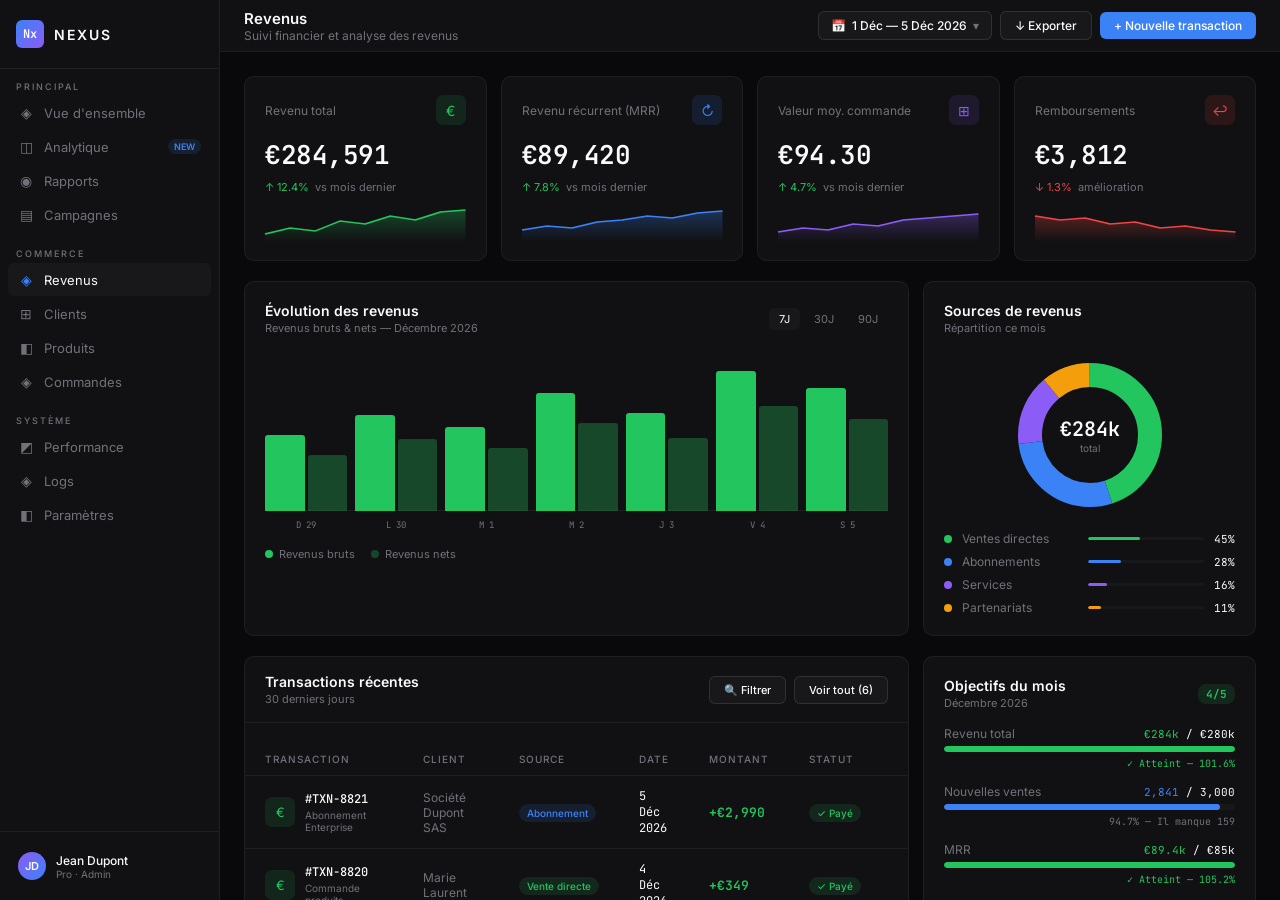
<file: revenus/index.html>
<!DOCTYPE html>
<html lang="fr">
<head>
  <meta charset="UTF-8">
  <meta name="viewport" content="width=device-width, initial-scale=1.0">
  <title>NEXUS — Revenus</title>
  <meta name="description" content="Suivi financier : revenus bruts et nets, transactions et indicateurs économiques.">
  <meta name="theme-color" content="#09090B">
  <link rel="icon" href="../assets/img/favicon.svg" type="image/svg+xml">
  <link rel="apple-touch-icon" href="../assets/img/apple-touch-icon.png">
  <link rel="canonical" href="https://nexus-sigma-pearl.vercel.app/revenus/index.html">
  <meta property="og:type" content="website">
  <meta property="og:site_name" content="NEXUS">
  <meta property="og:locale" content="fr_FR">
  <meta property="og:title" content="NEXUS — Revenus">
  <meta property="og:description" content="Suivi financier : revenus bruts et nets, transactions et indicateurs économiques.">
  <meta property="og:url" content="https://nexus-sigma-pearl.vercel.app/revenus/index.html">
  <meta property="og:image" content="https://nexus-sigma-pearl.vercel.app/assets/img/og-image.jpg">
  <meta property="og:image:width" content="960">
  <meta property="og:image:height" content="456">
  <meta property="og:image:alt" content="Aperçu de la page Vue d'ensemble du tableau de bord NEXUS">
  <meta name="twitter:card" content="summary_large_image">

  <link
    href="https://fonts.googleapis.com/css2?family=JetBrains+Mono:wght@300;400;500&family=Inter:wght@300;400;500;600&display=swap"
    rel="stylesheet"
  >

  <link rel="stylesheet" href="style.css">
  <link rel="stylesheet" href="../assets/css/responsive.css">
</head>
<body>

  <!-- ==========================================
       SIDEBAR
       ========================================== -->
  <aside class="sidebar"></aside>


  <!-- ==========================================
       MAIN
       ========================================== -->
  <div class="main">

    <div class="topbar">
      <div class="tb-left">
        <div>
          <p class="page-title">Revenus</p>
          <p class="page-sub">Suivi financier et analyse des revenus</p>
        </div>
      </div>
      <div class="tb-right">
        <div class="date-range" id="dateRangeBtn">
          📅 <span id="dateRangeLabel" data-date="1 {mon:0} — {dmy:0}">Nov 1 — Nov 30, 2026</span> ▾
        </div>
        <button class="tb-btn ghost" id="exportBtn">↓ Exporter</button>
        <button class="tb-btn primary" id="transactionBtn">+ Nouvelle transaction</button>
      </div>
    </div>


    <div class="content">

      <!-- ---- KPI Cards ---- -->
      <div class="kpi-row">

        <div class="kpi-card">
          <div class="kpi-header">
            <span class="kpi-label">Revenu total</span>
            <div class="kpi-icon" style="background:var(--green-dim); color:var(--green);">€</div>
          </div>
          <div class="kpi-value">€284,591</div>
          <div class="kpi-delta">
            <span class="delta-up">↑ 12.4%</span>
            <span class="delta-text">vs mois dernier</span>
          </div>
          <div class="sparkline">
            <svg class="spark-svg" viewBox="0 0 120 36" preserveAspectRatio="none">
              <defs>
                <linearGradient id="sg1" x1="0" y1="0" x2="0" y2="1">
                  <stop offset="0%"   stop-color="#22C55E" stop-opacity=".3"/>
                  <stop offset="100%" stop-color="#22C55E" stop-opacity="0"/>
                </linearGradient>
              </defs>
              <path d="M0,28 L15,22 L30,25 L45,15 L60,18 L75,10 L90,14 L105,6 L120,4"
                    fill="none" stroke="#22C55E" stroke-width="1.5"/>
              <path d="M0,28 L15,22 L30,25 L45,15 L60,18 L75,10 L90,14 L105,6 L120,4 L120,36 L0,36Z"
                    fill="url(#sg1)"/>
            </svg>
          </div>
        </div>

        <div class="kpi-card">
          <div class="kpi-header">
            <span class="kpi-label">Revenu récurrent (MRR)</span>
            <div class="kpi-icon" style="background:var(--blue-dim); color:var(--blue);">↻</div>
          </div>
          <div class="kpi-value">€89,420</div>
          <div class="kpi-delta">
            <span class="delta-up">↑ 7.8%</span>
            <span class="delta-text">vs mois dernier</span>
          </div>
          <div class="sparkline">
            <svg class="spark-svg" viewBox="0 0 120 36" preserveAspectRatio="none">
              <defs>
                <linearGradient id="sg2" x1="0" y1="0" x2="0" y2="1">
                  <stop offset="0%"   stop-color="#3B82F6" stop-opacity=".3"/>
                  <stop offset="100%" stop-color="#3B82F6" stop-opacity="0"/>
                </linearGradient>
              </defs>
              <path d="M0,24 L15,20 L30,22 L45,16 L60,14 L75,10 L90,12 L105,7 L120,5"
                    fill="none" stroke="#3B82F6" stroke-width="1.5"/>
              <path d="M0,24 L15,20 L30,22 L45,16 L60,14 L75,10 L90,12 L105,7 L120,5 L120,36 L0,36Z"
                    fill="url(#sg2)"/>
            </svg>
          </div>
        </div>

        <div class="kpi-card">
          <div class="kpi-header">
            <span class="kpi-label">Valeur moy. commande</span>
            <div class="kpi-icon" style="background:var(--violet-dim); color:var(--violet);">⊞</div>
          </div>
          <div class="kpi-value">€94.30</div>
          <div class="kpi-delta">
            <span class="delta-up">↑ 4.7%</span>
            <span class="delta-text">vs mois dernier</span>
          </div>
          <div class="sparkline">
            <svg class="spark-svg" viewBox="0 0 120 36" preserveAspectRatio="none">
              <defs>
                <linearGradient id="sg3" x1="0" y1="0" x2="0" y2="1">
                  <stop offset="0%"   stop-color="#8B5CF6" stop-opacity=".3"/>
                  <stop offset="100%" stop-color="#8B5CF6" stop-opacity="0"/>
                </linearGradient>
              </defs>
              <path d="M0,26 L15,22 L30,24 L45,18 L60,20 L75,14 L90,12 L105,10 L120,8"
                    fill="none" stroke="#8B5CF6" stroke-width="1.5"/>
              <path d="M0,26 L15,22 L30,24 L45,18 L60,20 L75,14 L90,12 L105,10 L120,8 L120,36 L0,36Z"
                    fill="url(#sg3)"/>
            </svg>
          </div>
        </div>

        <div class="kpi-card">
          <div class="kpi-header">
            <span class="kpi-label">Remboursements</span>
            <div class="kpi-icon" style="background:var(--red-dim); color:var(--red);">↩</div>
          </div>
          <div class="kpi-value">€3,812</div>
          <div class="kpi-delta">
            <span class="delta-down">↓ 1.3%</span>
            <span class="delta-text">amélioration</span>
          </div>
          <div class="sparkline">
            <svg class="spark-svg" viewBox="0 0 120 36" preserveAspectRatio="none">
              <defs>
                <linearGradient id="sg4" x1="0" y1="0" x2="0" y2="1">
                  <stop offset="0%"   stop-color="#EF4444" stop-opacity=".3"/>
                  <stop offset="100%" stop-color="#EF4444" stop-opacity="0"/>
                </linearGradient>
              </defs>
              <path d="M0,10 L15,14 L30,12 L45,18 L60,16 L75,22 L90,20 L105,24 L120,26"
                    fill="none" stroke="#EF4444" stroke-width="1.5"/>
              <path d="M0,10 L15,14 L30,12 L45,18 L60,16 L75,22 L90,20 L105,24 L120,26 L120,36 L0,36Z"
                    fill="url(#sg4)"/>
            </svg>
          </div>
        </div>

      </div>


      <!-- ---- Graphique revenus + Répartition ---- -->
      <div class="mid-row">

        <div class="chart-card">
          <div class="card-header">
            <div>
              <p class="card-title">Évolution des revenus</p>
              <p class="card-subtitle">Revenus bruts &amp; nets — <span data-date="{Month:0} {year:0}">Novembre 2026</span></p>
            </div>
            <div class="chart-tabs">
              <span class="chart-tab active">7J</span>
              <span class="chart-tab">30J</span>
              <span class="chart-tab">90J</span>
            </div>
          </div>
          <div class="bar-chart" id="revenusChart"></div>
          <div class="chart-legend">
            <span class="cl-item">
              <span class="cl-dot" style="background:var(--green);"></span>Revenus bruts
            </span>
            <span class="cl-item">
              <span class="cl-dot" style="background:rgba(34,197,94,0.3);"></span>Revenus nets
            </span>
          </div>
        </div>

        <div class="chart-card">
          <div class="card-header">
            <div>
              <p class="card-title">Sources de revenus</p>
              <p class="card-subtitle">Répartition ce mois</p>
            </div>
          </div>
          <div class="donut-wrap">
            <div class="donut-svg-wrap">
              <svg class="donut-svg" viewBox="0 0 120 120">
                <circle cx="60" cy="60" r="45" fill="none" stroke="#22C55E"
                        stroke-width="18" stroke-dasharray="127 155" stroke-dashoffset="0"/>
                <circle cx="60" cy="60" r="45" fill="none" stroke="#3B82F6"
                        stroke-width="18" stroke-dasharray="79 203" stroke-dashoffset="-127"/>
                <circle cx="60" cy="60" r="45" fill="none" stroke="#8B5CF6"
                        stroke-width="18" stroke-dasharray="45 237" stroke-dashoffset="-206"/>
                <circle cx="60" cy="60" r="45" fill="none" stroke="#F59E0B"
                        stroke-width="18" stroke-dasharray="31 251" stroke-dashoffset="-251"/>
              </svg>
              <div class="donut-center">
                <p class="donut-val">€284k</p>
                <p class="donut-lbl">total</p>
              </div>
            </div>
            <div class="donut-legend">
              <div class="legend-item">
                <div class="legend-dot" style="background:#22C55E;"></div>
                <span class="legend-name">Ventes directes</span>
                <div class="legend-bar"><div class="legend-fill" style="width:45%; background:#22C55E;"></div></div>
                <span class="legend-pct">45%</span>
              </div>
              <div class="legend-item">
                <div class="legend-dot" style="background:#3B82F6;"></div>
                <span class="legend-name">Abonnements</span>
                <div class="legend-bar"><div class="legend-fill" style="width:28%; background:#3B82F6;"></div></div>
                <span class="legend-pct">28%</span>
              </div>
              <div class="legend-item">
                <div class="legend-dot" style="background:#8B5CF6;"></div>
                <span class="legend-name">Services</span>
                <div class="legend-bar"><div class="legend-fill" style="width:16%; background:#8B5CF6;"></div></div>
                <span class="legend-pct">16%</span>
              </div>
              <div class="legend-item">
                <div class="legend-dot" style="background:#F59E0B;"></div>
                <span class="legend-name">Partenariats</span>
                <div class="legend-bar"><div class="legend-fill" style="width:11%; background:#F59E0B;"></div></div>
                <span class="legend-pct">11%</span>
              </div>
            </div>
          </div>
        </div>

      </div>


      <!-- ---- Transactions + Objectifs ---- -->
      <div class="bot-row">

        <!-- Tableau transactions récentes -->
        <div class="table-card">
          <div class="tc-head card-header">
            <div>
              <p class="card-title">Transactions récentes</p>
              <p class="card-subtitle">30 derniers jours</p>
            </div>
            <div style="display:flex; gap:8px;">
              <button class="tb-btn ghost" style="font-size:11px;" data-action="filtrer">🔍 Filtrer</button>
              <button class="tb-btn ghost" style="font-size:11px;" data-action="voir-tout">Voir tout</button>
            </div>
          </div>
          <table>
            <thead>
              <tr>
                <th>Transaction</th>
                <th>Client</th>
                <th>Source</th>
                <th>Date</th>
                <th>Montant</th>
                <th>Statut</th>
              </tr>
            </thead>
            <tbody>
              <tr>
                <td>
                  <div class="tx-name">
                    <div class="tx-icon" style="background:var(--green-dim); color:var(--green);">€</div>
                    <div>
                      <p class="tx-title">#TXN-8821</p>
                      <p class="tx-sub">Abonnement Enterprise</p>
                    </div>
                  </div>
                </td>
                <td class="t-client">Société Dupont SAS</td>
                <td><span class="source-badge" style="background:var(--blue-dim); color:var(--blue);">Abonnement</span></td>
                <td class="t-val" data-date="{dmy:0}">28 Nov 2026</td>
                <td class="t-amount t-pos">+€2,990</td>
                <td><span class="status-pill st-up">✓ Payé</span></td>
              </tr>
              <tr>
                <td>
                  <div class="tx-name">
                    <div class="tx-icon" style="background:var(--green-dim); color:var(--green);">€</div>
                    <div>
                      <p class="tx-title">#TXN-8820</p>
                      <p class="tx-sub">Commande produits</p>
                    </div>
                  </div>
                </td>
                <td class="t-client">Marie Laurent</td>
                <td><span class="source-badge" style="background:var(--green-dim); color:var(--green);">Vente directe</span></td>
                <td class="t-val" data-date="{dmy:-1}">27 Nov 2026</td>
                <td class="t-amount t-pos">+€349</td>
                <td><span class="status-pill st-up">✓ Payé</span></td>
              </tr>
              <tr>
                <td>
                  <div class="tx-name">
                    <div class="tx-icon" style="background:var(--violet-dim); color:var(--violet);">€</div>
                    <div>
                      <p class="tx-title">#TXN-8819</p>
                      <p class="tx-sub">Service consulting</p>
                    </div>
                  </div>
                </td>
                <td class="t-client">TechCorp EURL</td>
                <td><span class="source-badge" style="background:var(--violet-dim); color:var(--violet);">Services</span></td>
                <td class="t-val" data-date="{dmy:-3}">25 Nov 2026</td>
                <td class="t-amount t-pos">+€1,800</td>
                <td><span class="status-pill st-up">✓ Payé</span></td>
              </tr>
              <tr>
                <td>
                  <div class="tx-name">
                    <div class="tx-icon" style="background:var(--red-dim); color:var(--red);">↩</div>
                    <div>
                      <p class="tx-title">#TXN-8812</p>
                      <p class="tx-sub">Remboursement</p>
                    </div>
                  </div>
                </td>
                <td class="t-client">Pierre Moreau</td>
                <td><span class="source-badge" style="background:var(--green-dim); color:var(--green);">Vente directe</span></td>
                <td class="t-val" data-date="{dmy:-5}">23 Nov 2026</td>
                <td class="t-amount t-neg">−€189</td>
                <td><span class="status-pill st-dn">↩ Remboursé</span></td>
              </tr>
              <tr>
                <td>
                  <div class="tx-name">
                    <div class="tx-icon" style="background:var(--amber-dim); color:var(--amber);">€</div>
                    <div>
                      <p class="tx-title">#TXN-8808</p>
                      <p class="tx-sub">Commission partenaire</p>
                    </div>
                  </div>
                </td>
                <td class="t-client">Agence Boost</td>
                <td><span class="source-badge" style="background:var(--amber-dim); color:var(--amber);">Partenariat</span></td>
                <td class="t-val" data-date="{dmy:-7}">21 Nov 2026</td>
                <td class="t-amount t-pos">+€620</td>
                <td><span class="status-pill st-up">✓ Payé</span></td>
              </tr>
              <tr>
                <td>
                  <div class="tx-name">
                    <div class="tx-icon" style="background:var(--blue-dim); color:var(--blue);">€</div>
                    <div>
                      <p class="tx-title">#TXN-8801</p>
                      <p class="tx-sub">Abonnement Pro</p>
                    </div>
                  </div>
                </td>
                <td class="t-client">Sophie Martin</td>
                <td><span class="source-badge" style="background:var(--blue-dim); color:var(--blue);">Abonnement</span></td>
                <td class="t-val" data-date="{dmy:-10}">18 Nov 2026</td>
                <td class="t-amount t-pos">+€89</td>
                <td><span class="status-pill st-pending">⏳ En attente</span></td>
              </tr>
            </tbody>
          </table>
        </div>

        <!-- Colonne droite -->
        <div class="right-col">

          <!-- Objectifs mensuels -->
          <div class="side-card">
            <div class="card-header" style="margin-bottom:16px;">
              <div>
                <p class="card-title">Objectifs du mois</p>
                <p class="card-subtitle"><span data-date="{Month:0} {year:0}">Novembre 2026</span></p>
              </div>
              <span class="obj-badge">4/5</span>
            </div>
            <div class="obj-list">

              <div class="obj-item">
                <div class="obj-header">
                  <span class="obj-label">Revenu total</span>
                  <span class="obj-vals"><span style="color:var(--green);">€284k</span> / €280k</span>
                </div>
                <div class="obj-track">
                  <div class="obj-fill" style="width:100%; background:var(--green);"></div>
                </div>
                <div class="obj-footer">
                  <span class="obj-pct" style="color:var(--green);">✓ Atteint — 101.6%</span>
                </div>
              </div>

              <div class="obj-item">
                <div class="obj-header">
                  <span class="obj-label">Nouvelles ventes</span>
                  <span class="obj-vals"><span style="color:var(--blue);">2,841</span> / 3,000</span>
                </div>
                <div class="obj-track">
                  <div class="obj-fill" style="width:94.7%; background:var(--blue);"></div>
                </div>
                <div class="obj-footer">
                  <span class="obj-pct" style="color:var(--muted);">94.7% — Il manque 159</span>
                </div>
              </div>

              <div class="obj-item">
                <div class="obj-header">
                  <span class="obj-label">MRR</span>
                  <span class="obj-vals"><span style="color:var(--green);">€89.4k</span> / €85k</span>
                </div>
                <div class="obj-track">
                  <div class="obj-fill" style="width:100%; background:var(--green);"></div>
                </div>
                <div class="obj-footer">
                  <span class="obj-pct" style="color:var(--green);">✓ Atteint — 105.2%</span>
                </div>
              </div>

              <div class="obj-item">
                <div class="obj-header">
                  <span class="obj-label">Taux conversion</span>
                  <span class="obj-vals"><span style="color:var(--amber);">3.82%</span> / 4.5%</span>
                </div>
                <div class="obj-track">
                  <div class="obj-fill" style="width:84.9%; background:var(--amber);"></div>
                </div>
                <div class="obj-footer">
                  <span class="obj-pct" style="color:var(--muted);">84.9% — En retard</span>
                </div>
              </div>

              <div class="obj-item">
                <div class="obj-header">
                  <span class="obj-label">Panier moyen</span>
                  <span class="obj-vals"><span style="color:var(--green);">€94.30</span> / €90</span>
                </div>
                <div class="obj-track">
                  <div class="obj-fill" style="width:100%; background:var(--green);"></div>
                </div>
                <div class="obj-footer">
                  <span class="obj-pct" style="color:var(--green);">✓ Atteint — 104.8%</span>
                </div>
              </div>

            </div>
          </div>

          <!-- Top pays par revenu -->
          <div class="side-card">
            <div class="card-header" style="margin-bottom:16px;">
              <div>
                <p class="card-title">Top marchés</p>
                <p class="card-subtitle">Revenus par pays</p>
              </div>
            </div>
            <div class="market-list">

              <div class="market-item">
                <span class="market-flag">🇫🇷</span>
                <div class="market-info">
                  <div class="market-header">
                    <span class="market-name">France</span>
                    <span class="market-val">€84,200</span>
                  </div>
                  <div class="gauge-track">
                    <div class="gauge-fill" style="width:100%; background:var(--blue);"></div>
                  </div>
                </div>
              </div>

              <div class="market-item">
                <span class="market-flag">🇩🇪</span>
                <div class="market-info">
                  <div class="market-header">
                    <span class="market-name">Allemagne</span>
                    <span class="market-val">€61,380</span>
                  </div>
                  <div class="gauge-track">
                    <div class="gauge-fill" style="width:73%; background:var(--violet);"></div>
                  </div>
                </div>
              </div>

              <div class="market-item">
                <span class="market-flag">🇬🇧</span>
                <div class="market-info">
                  <div class="market-header">
                    <span class="market-name">Royaume-Uni</span>
                    <span class="market-val">€49,100</span>
                  </div>
                  <div class="gauge-track">
                    <div class="gauge-fill" style="width:58%; background:var(--green);"></div>
                  </div>
                </div>
              </div>

              <div class="market-item">
                <span class="market-flag">🇪🇸</span>
                <div class="market-info">
                  <div class="market-header">
                    <span class="market-name">Espagne</span>
                    <span class="market-val">€36,200</span>
                  </div>
                  <div class="gauge-track">
                    <div class="gauge-fill" style="width:43%; background:var(--amber);"></div>
                  </div>
                </div>
              </div>

            </div>
          </div>

        </div>

      </div>

    </div>

  </div>


  <!-- ── Date Picker ── -->
  <div class="date-picker-popup" id="datePickerPopup" style="display:none;">
    <div class="dp-header">Sélectionner une période</div>
    <div class="dp-presets">
      <button class="dp-preset active" data-days="30">30 derniers jours</button>
      <button class="dp-preset" data-days="7">7 derniers jours</button>
      <button class="dp-preset" data-days="90">90 derniers jours</button>
      <button class="dp-preset" data-days="365">Cette année</button>
    </div>
    <div class="dp-custom">
      <div class="dp-field"><label>Début</label><input type="date" id="dpStart" value="2026-11-01" data-date="{iso1:0}" data-date-attr="value"/></div>
      <div class="dp-field"><label>Fin</label><input type="date" id="dpEnd" value="2026-11-30" data-date="{iso:0}" data-date-attr="value"/></div>
    </div>
    <div class="dp-footer">
      <button class="dp-cancel" id="dpCancel">Annuler</button>
      <button class="dp-apply" id="dpApply">Appliquer</button>
    </div>
  </div>

  <!-- ── Modal Nouvelle transaction ── -->
  <div class="modal-overlay" id="transactionModal" style="display:none;">
    <div class="modal">
      <div class="modal-header">
        <p class="modal-title">Nouvelle transaction</p>
        <button class="modal-close" id="transactionClose">✕</button>
      </div>
      <div class="modal-body">
        <div class="modal-field">
          <label>Description</label>
          <input type="text" class="modal-input" id="txDescription" placeholder="Ex : Abonnement Enterprise"/>
        </div>
        <div class="modal-field">
          <label>Montant (€)</label>
          <input type="number" class="modal-input" id="txMontant" placeholder="0.00" min="0" step="0.01"/>
        </div>
        <div class="modal-field">
          <label>Type</label>
          <div class="modal-radio-group">
            <label class="modal-radio"><input type="radio" name="txType" value="Entrée" checked/> Entrée</label>
            <label class="modal-radio"><input type="radio" name="txType" value="Remboursement"/> Remboursement</label>
          </div>
        </div>
        <div class="modal-field">
          <label>Source</label>
          <select class="modal-select" id="txSource">
            <option>Abonnement</option>
            <option>Marketplace</option>
            <option>API</option>
            <option>Services</option>
            <option>Autre</option>
          </select>
        </div>
        <div class="modal-field">
          <label>Date</label>
          <input type="date" class="modal-input" id="txDate"/>
        </div>
      </div>
      <div class="modal-footer">
        <button class="tb-btn ghost" id="transactionCancelBtn">Annuler</button>
        <button class="tb-btn primary" id="transactionCreateBtn">Enregistrer</button>
      </div>
    </div>
  </div>

  <!-- ── Toast ── -->
  <div class="toast-notif" id="toastNotif"></div>

  <script src="../assets/js/dates.js"></script>
  <script src="../assets/js/ui.js"></script>
  <script src="app.js"></script>
<script src="../assets/js/sidebar.js"></script>
</body>
</html>
</file>
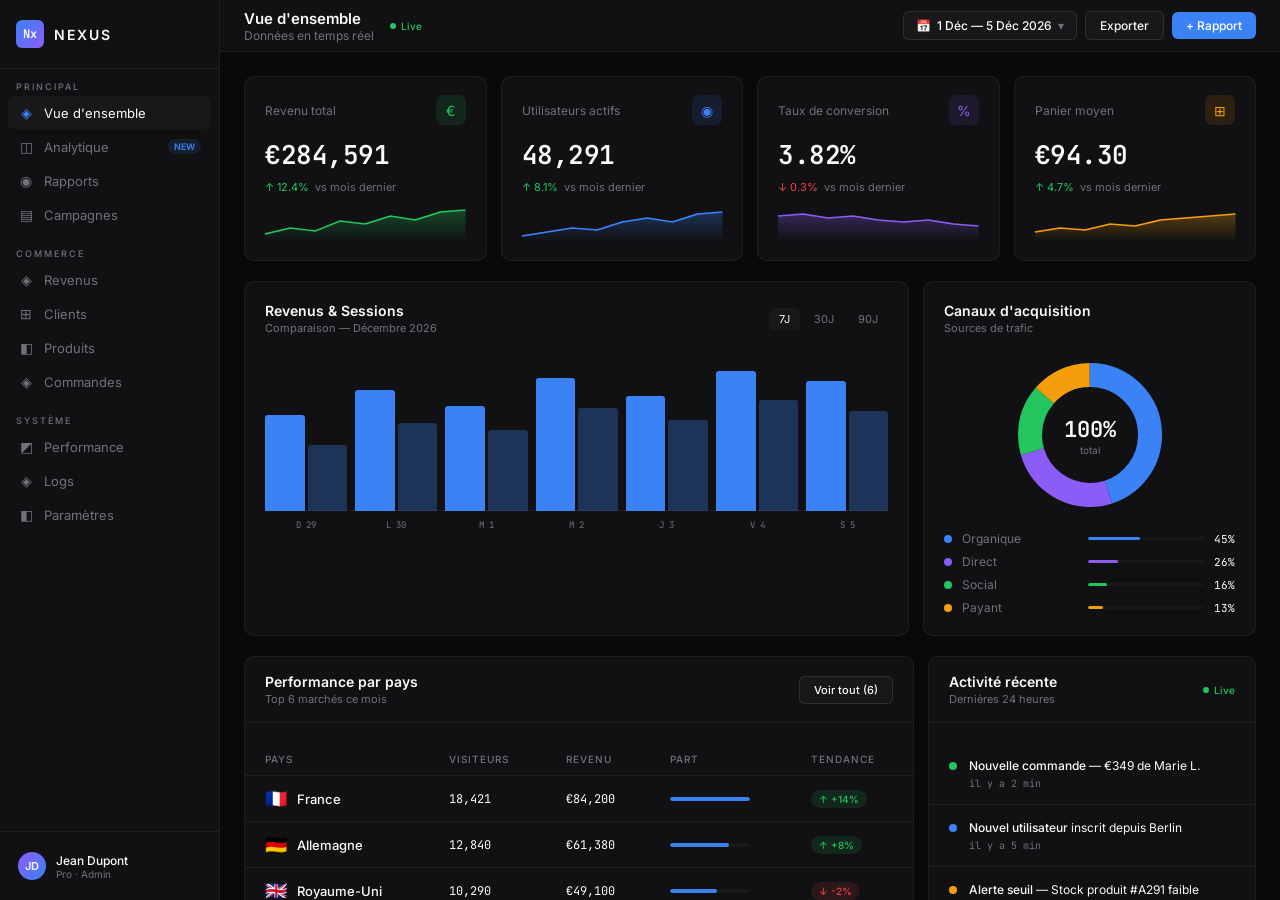
<file: vue-ensemble/index.html>
<!DOCTYPE html>
<html lang="fr">
<head>
  <meta charset="UTF-8">
  <meta name="viewport" content="width=device-width, initial-scale=1.0">
  <title>NEXUS — Vue d'ensemble</title>
  <meta name="description" content="Tableau de bord principal : revenus, utilisateurs actifs, conversion, canaux d'acquisition et activité en temps réel.">
  <meta name="theme-color" content="#09090B">
  <link rel="icon" href="../assets/img/favicon.svg" type="image/svg+xml">
  <link rel="apple-touch-icon" href="../assets/img/apple-touch-icon.png">
  <link rel="canonical" href="https://nexus-sigma-pearl.vercel.app/vue-ensemble/index.html">
  <meta property="og:type" content="website">
  <meta property="og:site_name" content="NEXUS">
  <meta property="og:locale" content="fr_FR">
  <meta property="og:title" content="NEXUS — Vue d'ensemble">
  <meta property="og:description" content="Tableau de bord principal : revenus, utilisateurs actifs, conversion, canaux d'acquisition et activité en temps réel.">
  <meta property="og:url" content="https://nexus-sigma-pearl.vercel.app/vue-ensemble/index.html">
  <meta property="og:image" content="https://nexus-sigma-pearl.vercel.app/assets/img/og-image.jpg">
  <meta property="og:image:width" content="960">
  <meta property="og:image:height" content="456">
  <meta property="og:image:alt" content="Aperçu de la page Vue d'ensemble du tableau de bord NEXUS">
  <meta name="twitter:card" content="summary_large_image">

  <link
    href="https://fonts.googleapis.com/css2?family=JetBrains+Mono:wght@300;400;500&family=Inter:wght@300;400;500;600&display=swap"
    rel="stylesheet"
  >

  <link rel="stylesheet" href="style.css">
  <link rel="stylesheet" href="../assets/css/responsive.css">
</head>
<body>

  <!-- ==========================================
       SIDEBAR — Navigation principale
       ========================================== -->
  <aside class="sidebar"></aside>


  <!-- ==========================================
       MAIN
       ========================================== -->
  <div class="main">

    <!-- Topbar -->
    <div class="topbar">
      <div class="tb-left">
        <div>
          <p class="page-title">Vue d'ensemble</p>
          <p class="page-sub">Données en temps réel</p>
        </div>
        <div class="live-badge">
          <div class="live-dot"></div> Live
        </div>
      </div>
      <div class="tb-right">
        <div class="date-range" id="dateRangeBtn">
          📅 <span id="dateRangeLabel" data-date="1 {mon:0} — {dmy:0}">Nov 1 — Nov 30, 2026</span> ▾
        </div>
        <button class="tb-btn ghost" id="exportBtn">Exporter</button>
        <button class="tb-btn primary" id="rapportBtn">+ Rapport</button>
      </div>
    </div>


    <div class="content">

      <!-- ---- KPI Cards ---- -->
      <div class="kpi-row">

        <div class="kpi-card">
          <div class="kpi-header">
            <span class="kpi-label">Revenu total</span>
            <div class="kpi-icon" style="background:var(--green-dim); color:var(--green);">€</div>
          </div>
          <div class="kpi-value">€284,591</div>
          <div class="kpi-delta">
            <span class="delta-up">↑ 12.4%</span>
            <span class="delta-text">vs mois dernier</span>
          </div>
          <div class="sparkline">
            <svg class="spark-svg" viewBox="0 0 120 36" preserveAspectRatio="none">
              <defs>
                <linearGradient id="sg1" x1="0" y1="0" x2="0" y2="1">
                  <stop offset="0%"   stop-color="#22C55E" stop-opacity=".3"/>
                  <stop offset="100%" stop-color="#22C55E" stop-opacity="0"/>
                </linearGradient>
              </defs>
              <path d="M0,28 L15,22 L30,25 L45,15 L60,18 L75,10 L90,14 L105,6 L120,4"
                    fill="none" stroke="#22C55E" stroke-width="1.5"/>
              <path d="M0,28 L15,22 L30,25 L45,15 L60,18 L75,10 L90,14 L105,6 L120,4 L120,36 L0,36Z"
                    fill="url(#sg1)"/>
            </svg>
          </div>
        </div>

        <div class="kpi-card">
          <div class="kpi-header">
            <span class="kpi-label">Utilisateurs actifs</span>
            <div class="kpi-icon" style="background:var(--blue-dim); color:var(--blue);">◉</div>
          </div>
          <div class="kpi-value">48,291</div>
          <div class="kpi-delta">
            <span class="delta-up">↑ 8.1%</span>
            <span class="delta-text">vs mois dernier</span>
          </div>
          <div class="sparkline">
            <svg class="spark-svg" viewBox="0 0 120 36" preserveAspectRatio="none">
              <defs>
                <linearGradient id="sg2" x1="0" y1="0" x2="0" y2="1">
                  <stop offset="0%"   stop-color="#3B82F6" stop-opacity=".3"/>
                  <stop offset="100%" stop-color="#3B82F6" stop-opacity="0"/>
                </linearGradient>
              </defs>
              <path d="M0,30 L15,26 L30,22 L45,24 L60,16 L75,12 L90,16 L105,8 L120,6"
                    fill="none" stroke="#3B82F6" stroke-width="1.5"/>
              <path d="M0,30 L15,26 L30,22 L45,24 L60,16 L75,12 L90,16 L105,8 L120,6 L120,36 L0,36Z"
                    fill="url(#sg2)"/>
            </svg>
          </div>
        </div>

        <div class="kpi-card">
          <div class="kpi-header">
            <span class="kpi-label">Taux de conversion</span>
            <div class="kpi-icon" style="background:var(--violet-dim); color:var(--violet);">%</div>
          </div>
          <div class="kpi-value">3.82%</div>
          <div class="kpi-delta">
            <span class="delta-down">↓ 0.3%</span>
            <span class="delta-text">vs mois dernier</span>
          </div>
          <div class="sparkline">
            <svg class="spark-svg" viewBox="0 0 120 36" preserveAspectRatio="none">
              <defs>
                <linearGradient id="sg3" x1="0" y1="0" x2="0" y2="1">
                  <stop offset="0%"   stop-color="#8B5CF6" stop-opacity=".3"/>
                  <stop offset="100%" stop-color="#8B5CF6" stop-opacity="0"/>
                </linearGradient>
              </defs>
              <path d="M0,10 L15,8 L30,12 L45,10 L60,14 L75,16 L90,14 L105,18 L120,20"
                    fill="none" stroke="#8B5CF6" stroke-width="1.5"/>
              <path d="M0,10 L15,8 L30,12 L45,10 L60,14 L75,16 L90,14 L105,18 L120,20 L120,36 L0,36Z"
                    fill="url(#sg3)"/>
            </svg>
          </div>
        </div>

        <div class="kpi-card">
          <div class="kpi-header">
            <span class="kpi-label">Panier moyen</span>
            <div class="kpi-icon" style="background:var(--amber-dim); color:var(--amber);">⊞</div>
          </div>
          <div class="kpi-value">€94.30</div>
          <div class="kpi-delta">
            <span class="delta-up">↑ 4.7%</span>
            <span class="delta-text">vs mois dernier</span>
          </div>
          <div class="sparkline">
            <svg class="spark-svg" viewBox="0 0 120 36" preserveAspectRatio="none">
              <defs>
                <linearGradient id="sg4" x1="0" y1="0" x2="0" y2="1">
                  <stop offset="0%"   stop-color="#F59E0B" stop-opacity=".3"/>
                  <stop offset="100%" stop-color="#F59E0B" stop-opacity="0"/>
                </linearGradient>
              </defs>
              <path d="M0,26 L15,22 L30,24 L45,18 L60,20 L75,14 L90,12 L105,10 L120,8"
                    fill="none" stroke="#F59E0B" stroke-width="1.5"/>
              <path d="M0,26 L15,22 L30,24 L45,18 L60,20 L75,14 L90,12 L105,10 L120,8 L120,36 L0,36Z"
                    fill="url(#sg4)"/>
            </svg>
          </div>
        </div>

      </div>


      <!-- ---- Graphiques ---- -->
      <div class="mid-row">

        <div class="chart-card">
          <div class="card-header">
            <div>
              <p class="card-title">Revenus &amp; Sessions</p>
              <p class="card-subtitle">Comparaison — <span data-date="{Month:0} {year:0}">Novembre 2026</span></p>
            </div>
            <div class="chart-tabs">
              <span class="chart-tab active">7J</span>
              <span class="chart-tab">30J</span>
              <span class="chart-tab">90J</span>
            </div>
          </div>
          <div class="bar-chart" id="barChart"></div>
        </div>

        <div class="chart-card">
          <div class="card-header">
            <div>
              <p class="card-title">Canaux d'acquisition</p>
              <p class="card-subtitle">Sources de trafic</p>
            </div>
          </div>
          <div class="donut-wrap">
            <div class="donut-svg-wrap">
              <svg class="donut-svg" viewBox="0 0 120 120">
                <circle cx="60" cy="60" r="45" fill="none" stroke="#3B82F6"
                        stroke-width="18" stroke-dasharray="127 155" stroke-dashoffset="0"/>
                <circle cx="60" cy="60" r="45" fill="none" stroke="#8B5CF6"
                        stroke-width="18" stroke-dasharray="72 210"  stroke-dashoffset="-127"/>
                <circle cx="60" cy="60" r="45" fill="none" stroke="#22C55E"
                        stroke-width="18" stroke-dasharray="45 237"  stroke-dashoffset="-199"/>
                <circle cx="60" cy="60" r="45" fill="none" stroke="#F59E0B"
                        stroke-width="18" stroke-dasharray="38 244"  stroke-dashoffset="-244"/>
              </svg>
              <div class="donut-center">
                <p class="donut-val">100%</p>
                <p class="donut-lbl">total</p>
              </div>
            </div>
            <div class="donut-legend">
              <div class="legend-item">
                <div class="legend-dot" style="background:#3B82F6;"></div>
                <span class="legend-name">Organique</span>
                <div class="legend-bar"><div class="legend-fill" style="width:45%; background:#3B82F6;"></div></div>
                <span class="legend-pct">45%</span>
              </div>
              <div class="legend-item">
                <div class="legend-dot" style="background:#8B5CF6;"></div>
                <span class="legend-name">Direct</span>
                <div class="legend-bar"><div class="legend-fill" style="width:26%; background:#8B5CF6;"></div></div>
                <span class="legend-pct">26%</span>
              </div>
              <div class="legend-item">
                <div class="legend-dot" style="background:#22C55E;"></div>
                <span class="legend-name">Social</span>
                <div class="legend-bar"><div class="legend-fill" style="width:16%; background:#22C55E;"></div></div>
                <span class="legend-pct">16%</span>
              </div>
              <div class="legend-item">
                <div class="legend-dot" style="background:#F59E0B;"></div>
                <span class="legend-name">Payant</span>
                <div class="legend-bar"><div class="legend-fill" style="width:13%; background:#F59E0B;"></div></div>
                <span class="legend-pct">13%</span>
              </div>
            </div>
          </div>
        </div>

      </div>


      <!-- ---- Tableau + Activité ---- -->
      <div class="bot-row">

        <div class="table-card">
          <div class="tc-head card-header">
            <div>
              <p class="card-title">Performance par pays</p>
              <p class="card-subtitle">Top 6 marchés ce mois</p>
            </div>
            <button class="tb-btn ghost" style="font-size:11px;" data-action="voir-tout">Voir tout</button>
          </div>
          <table>
            <thead>
              <tr>
                <th>Pays</th>
                <th>Visiteurs</th>
                <th>Revenu</th>
                <th>Part</th>
                <th>Tendance</th>
              </tr>
            </thead>
            <tbody>
              <tr>
                <td><div class="t-country"><span class="t-flag">🇫🇷</span><span class="t-cname">France</span></div></td>
                <td class="t-val">18,421</td>
                <td class="t-val">€84,200</td>
                <td><div class="t-bar"><div class="t-fill" style="width:100%;"></div></div></td>
                <td><span class="status-pill st-up">↑ +14%</span></td>
              </tr>
              <tr>
                <td><div class="t-country"><span class="t-flag">🇩🇪</span><span class="t-cname">Allemagne</span></div></td>
                <td class="t-val">12,840</td>
                <td class="t-val">€61,380</td>
                <td><div class="t-bar"><div class="t-fill" style="width:73%;"></div></div></td>
                <td><span class="status-pill st-up">↑ +8%</span></td>
              </tr>
              <tr>
                <td><div class="t-country"><span class="t-flag">🇬🇧</span><span class="t-cname">Royaume-Uni</span></div></td>
                <td class="t-val">10,290</td>
                <td class="t-val">€49,100</td>
                <td><div class="t-bar"><div class="t-fill" style="width:58%;"></div></div></td>
                <td><span class="status-pill st-dn">↓ -2%</span></td>
              </tr>
              <tr>
                <td><div class="t-country"><span class="t-flag">🇪🇸</span><span class="t-cname">Espagne</span></div></td>
                <td class="t-val">7,604</td>
                <td class="t-val">€36,200</td>
                <td><div class="t-bar"><div class="t-fill" style="width:43%;"></div></div></td>
                <td><span class="status-pill st-up">↑ +19%</span></td>
              </tr>
              <tr>
                <td><div class="t-country"><span class="t-flag">🇮🇹</span><span class="t-cname">Italie</span></div></td>
                <td class="t-val">5,812</td>
                <td class="t-val">€28,900</td>
                <td><div class="t-bar"><div class="t-fill" style="width:34%;"></div></div></td>
                <td><span class="status-pill st-up">↑ +5%</span></td>
              </tr>
              <tr>
                <td><div class="t-country"><span class="t-flag">🇧🇪</span><span class="t-cname">Belgique</span></div></td>
                <td class="t-val">3,324</td>
                <td class="t-val">€24,811</td>
                <td><div class="t-bar"><div class="t-fill" style="width:29%;"></div></div></td>
                <td><span class="status-pill st-dn">↓ -1%</span></td>
              </tr>
            </tbody>
          </table>
        </div>

        <div class="activity-card">
          <div class="ac-head card-header">
            <div>
              <p class="card-title">Activité récente</p>
              <p class="card-subtitle">Dernières 24 heures</p>
            </div>
            <div class="live-badge">
              <div class="live-dot"></div> Live
            </div>
          </div>

          <div class="ac-body">
            <div class="ac-item">
              <div class="ac-dot" style="background:var(--green);"></div>
              <div class="ac-content">
                <p class="ac-msg"><strong>Nouvelle commande</strong> — €349 de Marie L.</p>
                <p class="ac-time">il y a 2 min</p>
              </div>
            </div>
            <div class="ac-item">
              <div class="ac-dot" style="background:var(--blue);"></div>
              <div class="ac-content">
                <p class="ac-msg"><strong>Nouvel utilisateur</strong> inscrit depuis Berlin</p>
                <p class="ac-time">il y a 5 min</p>
              </div>
            </div>
            <div class="ac-item">
              <div class="ac-dot" style="background:var(--amber);"></div>
              <div class="ac-content">
                <p class="ac-msg"><strong>Alerte seuil</strong> — Stock produit #A291 faible</p>
                <p class="ac-time">il y a 12 min</p>
              </div>
            </div>
            <div class="ac-item">
              <div class="ac-dot" style="background:var(--green);"></div>
              <div class="ac-content">
                <p class="ac-msg"><strong>Paiement reçu</strong> — Abonnement Pro €89/mois</p>
                <p class="ac-time">il y a 18 min</p>
              </div>
            </div>
            <div class="ac-item">
              <div class="ac-dot" style="background:var(--red);"></div>
              <div class="ac-content">
                <p class="ac-msg"><strong>Remboursement</strong> — Commande #8821 annulée</p>
                <p class="ac-time">il y a 34 min</p>
              </div>
            </div>
            <div class="ac-item">
              <div class="ac-dot" style="background:var(--violet);"></div>
              <div class="ac-content">
                <p class="ac-msg"><strong>Campagne email</strong> — 12,400 envois, 28% ouvert</p>
                <p class="ac-time">il y a 1h</p>
              </div>
            </div>
          </div>

          <div class="gauge-wrap" style="border-top:1px solid var(--border);">
            <p class="gauge-section-title">Ressources système</p>
            <div class="gauge-item">
              <div class="gauge-header">
                <span class="gauge-name">CPU</span>
                <span class="gauge-val" style="color:var(--green);">34%</span>
              </div>
              <div class="gauge-track">
                <div class="gauge-fill" style="width:34%; background:var(--green);"></div>
              </div>
            </div>
            <div class="gauge-item">
              <div class="gauge-header">
                <span class="gauge-name">Mémoire</span>
                <span class="gauge-val" style="color:var(--amber);">71%</span>
              </div>
              <div class="gauge-track">
                <div class="gauge-fill" style="width:71%; background:var(--amber);"></div>
              </div>
            </div>
            <div class="gauge-item">
              <div class="gauge-header">
                <span class="gauge-name">Bande passante</span>
                <span class="gauge-val" style="color:var(--blue);">52%</span>
              </div>
              <div class="gauge-track">
                <div class="gauge-fill" style="width:52%; background:var(--blue);"></div>
              </div>
            </div>
          </div>

        </div>

      </div>

    </div>

  </div>


  <!-- ── Date Picker ── -->
  <div class="date-picker-popup" id="datePickerPopup" style="display:none;">
    <div class="dp-header">Sélectionner une période</div>
    <div class="dp-presets">
      <button class="dp-preset active" data-days="30">30 derniers jours</button>
      <button class="dp-preset" data-days="7">7 derniers jours</button>
      <button class="dp-preset" data-days="90">90 derniers jours</button>
      <button class="dp-preset" data-days="365">Cette année</button>
    </div>
    <div class="dp-custom">
      <div class="dp-field"><label>Début</label><input type="date" id="dpStart" value="2026-11-01" data-date="{iso1:0}" data-date-attr="value"/></div>
      <div class="dp-field"><label>Fin</label><input type="date" id="dpEnd" value="2026-11-30" data-date="{iso:0}" data-date-attr="value"/></div>
    </div>
    <div class="dp-footer">
      <button class="dp-cancel" id="dpCancel">Annuler</button>
      <button class="dp-apply" id="dpApply">Appliquer</button>
    </div>
  </div>

  <!-- ── Modal Rapport ── -->
  <div class="modal-overlay" id="rapportModal" style="display:none;">
    <div class="modal">
      <div class="modal-header">
        <p class="modal-title">Générer un rapport</p>
        <button class="modal-close" id="rapportClose">✕</button>
      </div>
      <div class="modal-body">
        <div class="modal-field">
          <label>Nom du rapport</label>
          <input type="text" class="modal-input" id="rapportNom" value="Rapport <span data-date="{Month:0} {year:0}">Novembre 2026</span>" data-date="Rapport {Month:0} {year:0}" data-date-attr="value"/>
        </div>
        <div class="modal-field">
          <label>Type</label>
          <select class="modal-select" id="rapportType">
            <option>Résumé exécutif</option>
            <option>Analytique complet</option>
            <option>Performance commerciale</option>
            <option>Rapport personnalisé</option>
          </select>
        </div>
        <div class="modal-field">
          <label>Format</label>
          <div class="modal-radio-group">
            <label class="modal-radio"><input type="radio" name="fmt" value="PDF" checked/> PDF</label>
            <label class="modal-radio"><input type="radio" name="fmt" value="Excel"/> Excel</label>
            <label class="modal-radio"><input type="radio" name="fmt" value="CSV"/> CSV</label>
          </div>
        </div>
      </div>
      <div class="modal-footer">
        <button class="tb-btn ghost" id="rapportCancelBtn">Annuler</button>
        <button class="tb-btn primary" id="rapportGenBtn">Générer</button>
      </div>
    </div>
  </div>

  <!-- ── Toast ── -->
  <div class="toast-notif" id="toastNotif"></div>

  <script src="../assets/js/dates.js"></script>
  <script src="../assets/js/ui.js"></script>
  <script src="app.js"></script>
<script src="../assets/js/sidebar.js"></script>
</body>
</html>
</file>
<file: analytique/style.css>
/* ============================================
   NEXUS — Analytique
   Fichier : style.css
   ============================================ */

*, *::before, *::after {
  margin: 0;
  padding: 0;
  box-sizing: border-box;
}

:root {
  --bg:         #09090B;
  --surface:    #111113;
  --surface2:   #18181B;
  --border:     rgba(255, 255, 255, 0.06);
  --border2:    rgba(255, 255, 255, 0.1);
  --text:       #FAFAFA;
  --muted:      #71717A;
  --green:      #22C55E;
  --green-dim:  rgba(34, 197, 94, 0.12);
  --red:        #EF4444;
  --red-dim:    rgba(239, 68, 68, 0.12);
  --blue:       #3B82F6;
  --blue-dim:   rgba(59, 130, 246, 0.12);
  --violet:     #8B5CF6;
  --violet-dim: rgba(139, 92, 246, 0.12);
  --amber:      #F59E0B;
  --amber-dim:  rgba(245, 158, 11, 0.12);
  --cyan:       #06B6D4;
  --cyan-dim:   rgba(6, 182, 212, 0.12);
}

html, body { height: 100%; }

body {
  background: var(--bg);
  color: var(--text);
  font-family: 'Inter', sans-serif;
  font-weight: 400;
  display: flex;
  overflow: hidden;
}

::-webkit-scrollbar        { width: 4px; height: 4px; }
::-webkit-scrollbar-track  { background: transparent; }
::-webkit-scrollbar-thumb  { background: var(--border2); border-radius: 2px; }

/* ============================================
   SIDEBAR
   ============================================ */
.sidebar {
  width: 220px;
  flex-shrink: 0;
  background: var(--surface);
  border-right: 1px solid var(--border);
  display: flex;
  flex-direction: column;
  height: 100vh;
  overflow-y: auto;
}

.sb-logo {
  padding: 20px 16px;
  border-bottom: 1px solid var(--border);
  display: flex;
  align-items: center;
  gap: 10px;
}

.logo-icon {
  width: 28px;
  height: 28px;
  background: linear-gradient(135deg, var(--blue), var(--violet));
  border-radius: 6px;
  display: flex;
  align-items: center;
  justify-content: center;
  font-size: 12px;
  font-weight: 600;
  font-family: 'JetBrains Mono', monospace;
  color: white;
}

.logo-text {
  font-size: 14px;
  font-weight: 600;
  letter-spacing: 2px;
  text-transform: uppercase;
}

.sb-section { padding: 12px 8px 4px; }

.sb-section-label {
  font-size: 9px;
  font-weight: 500;
  letter-spacing: 2px;
  text-transform: uppercase;
  color: var(--muted);
  padding: 0 8px;
  margin-bottom: 4px;
}

.sb-item {
  display: flex;
  align-items: center;
  gap: 10px;
  padding: 8px 10px;
  border-radius: 6px;
  cursor: pointer;
  transition: background 0.15s;
  text-decoration: none;
  color: var(--muted);
  font-size: 13px;
  font-weight: 400;
  margin-bottom: 1px;
}

.sb-item:hover           { background: var(--surface2); color: var(--text); }
.sb-item.active          { background: var(--surface2); color: var(--text); }
.sb-item.active .sb-icon { color: var(--blue); }

.sb-icon { font-size: 14px; width: 16px; text-align: center; }

.sb-badge {
  margin-left: auto;
  background: var(--blue-dim);
  color: var(--blue);
  font-size: 9px;
  font-weight: 600;
  padding: 2px 6px;
  border-radius: 10px;
}

.sb-bottom {
  margin-top: auto;
  padding: 12px 8px;
  border-top: 1px solid var(--border);
}

.sb-user {
  display: flex;
  align-items: center;
  gap: 10px;
  padding: 8px 10px;
  border-radius: 6px;
  cursor: pointer;
}

.user-av {
  width: 28px;
  height: 28px;
  border-radius: 50%;
  background: linear-gradient(135deg, var(--violet), var(--blue));
  display: flex;
  align-items: center;
  justify-content: center;
  font-size: 11px;
  font-weight: 600;
  flex-shrink: 0;
}

.user-name { font-size: 12px; font-weight: 500; }
.user-plan { font-size: 10px; color: var(--muted); }

/* ============================================
   MAIN LAYOUT
   ============================================ */
.main {
  flex: 1;
  overflow-y: auto;
  display: flex;
  flex-direction: column;
}

.topbar {
  height: 52px;
  border-bottom: 1px solid var(--border);
  padding: 0 24px;
  display: flex;
  align-items: center;
  justify-content: space-between;
  flex-shrink: 0;
  background: var(--surface);
  position: sticky;
  top: 0;
  z-index: 10;
}

.tb-left  { display: flex; align-items: center; gap: 16px; }
.tb-right { display: flex; align-items: center; gap: 8px; }

.page-title { font-size: 15px; font-weight: 600; }
.page-sub   { font-size: 12px; color: var(--muted); }

.tb-btn {
  padding: 6px 14px;
  border-radius: 6px;
  font-size: 12px;
  font-weight: 500;
  cursor: pointer;
  border: none;
  font-family: 'Inter', sans-serif;
  transition: opacity 0.2s;
}
.tb-btn:hover   { opacity: 0.8; }
.tb-btn.ghost   { background: var(--surface2); color: var(--text); border: 1px solid var(--border2); }
.tb-btn.primary { background: var(--blue); color: white; }

.date-range {
  display: flex;
  align-items: center;
  gap: 6px;
  padding: 6px 12px;
  background: var(--surface2);
  border: 1px solid var(--border2);
  border-radius: 6px;
  font-size: 12px;
  color: var(--muted);
  cursor: pointer;
}
.date-range span { color: var(--text); font-weight: 500; }

.content {
  padding: 24px;
  display: flex;
  flex-direction: column;
  gap: 20px;
}

/* ============================================
   KPI CARDS
   ============================================ */
.kpi-row {
  display: grid;
  grid-template-columns: repeat(4, 1fr);
  gap: 14px;
}

.kpi-card {
  background: var(--surface);
  border: 1px solid var(--border);
  border-radius: 10px;
  padding: 18px 20px;
  transition: border-color 0.2s;
  cursor: default;
}
.kpi-card:hover { border-color: var(--border2); }

.kpi-header {
  display: flex;
  align-items: center;
  justify-content: space-between;
  margin-bottom: 12px;
}

.kpi-label { font-size: 12px; color: var(--muted); font-weight: 400; }

.kpi-icon {
  width: 30px;
  height: 30px;
  border-radius: 7px;
  display: flex;
  align-items: center;
  justify-content: center;
  font-size: 14px;
}

.kpi-value {
  font-size: 26px;
  font-weight: 600;
  letter-spacing: -0.5px;
  margin-bottom: 8px;
  font-family: 'JetBrains Mono', monospace;
}

.kpi-delta  { display: flex; align-items: center; gap: 6px; font-size: 11px; }
.delta-up   { color: var(--green); }
.delta-down { color: var(--red); }
.delta-text { color: var(--muted); }

.sparkline { margin-top: 12px; height: 36px; }
.spark-svg { width: 100%; height: 100%; overflow: visible; }

/* ============================================
   CHART CARDS
   ============================================ */
.mid-row {
  display: grid;
  grid-template-columns: 2fr 1fr;
  gap: 14px;
}

.chart-card {
  background: var(--surface);
  border: 1px solid var(--border);
  border-radius: 10px;
  padding: 20px;
}

.card-header {
  display: flex;
  align-items: center;
  justify-content: space-between;
  margin-bottom: 20px;
}

.card-title    { font-size: 14px; font-weight: 600; }
.card-subtitle { font-size: 11px; color: var(--muted); margin-top: 2px; }

.chart-tabs { display: flex; gap: 4px; }

.chart-tab {
  padding: 4px 10px;
  border-radius: 5px;
  font-size: 11px;
  cursor: pointer;
  color: var(--muted);
  transition: all 0.15s;
}
.chart-tab.active { background: var(--surface2); color: var(--text); }

/* Bar chart */
.bar-chart {
  height: 180px;
  display: flex;
  align-items: flex-end;
  gap: 8px;
  padding-bottom: 24px;
  position: relative;
}

.bar-chart::before {
  content: '';
  position: absolute;
  left: 0; right: 0; bottom: 24px;
  height: 1px;
  background: var(--border);
}

.bar-group {
  display: flex;
  gap: 3px;
  align-items: flex-end;
  flex: 1;
  position: relative;
}

.bar {
  flex: 1;
  border-radius: 3px 3px 0 0;
  transition: opacity 0.2s;
  cursor: pointer;
  min-width: 8px;
}
.bar:hover     { opacity: 0.7; }
.bar.primary   { background: var(--blue); }
.bar.secondary { background: rgba(59, 130, 246, 0.3); }

.bar-label {
  position: absolute;
  bottom: -20px;
  left: 50%;
  transform: translateX(-50%);
  font-size: 9px;
  color: var(--muted);
  font-family: 'JetBrains Mono', monospace;
  white-space: nowrap;
}

.chart-legend {
  display: flex;
  gap: 16px;
  margin-top: 12px;
}

.cl-item {
  display: flex;
  align-items: center;
  gap: 6px;
  font-size: 11px;
  color: var(--muted);
}

.cl-dot {
  width: 8px;
  height: 8px;
  border-radius: 50%;
  flex-shrink: 0;
}

/* Donut */
.donut-wrap { display: flex; flex-direction: column; gap: 16px; }

.donut-svg-wrap {
  position: relative;
  width: 160px;
  height: 160px;
  margin: 0 auto;
}

.donut-svg { width: 100%; height: 100%; transform: rotate(-90deg); }

.donut-center {
  position: absolute;
  top: 50%; left: 50%;
  transform: translate(-50%, -50%);
  text-align: center;
}

.donut-val { font-size: 20px; font-weight: 600; font-family: 'JetBrains Mono', monospace; }
.donut-lbl { font-size: 10px; color: var(--muted); }

.donut-legend { display: flex; flex-direction: column; gap: 8px; }

.legend-item { display: flex; align-items: center; gap: 10px; }
.legend-dot  { width: 8px; height: 8px; border-radius: 50%; flex-shrink: 0; }
.legend-name { font-size: 12px; color: var(--muted); flex: 1; }
.legend-pct  { font-size: 11px; font-family: 'JetBrains Mono', monospace; color: var(--text); }

.legend-bar  { flex: 1; height: 3px; background: var(--surface2); border-radius: 2px; overflow: hidden; }
.legend-fill { height: 100%; border-radius: 2px; }

/* ============================================
   BOTTOM ROW
   ============================================ */
.bot-row {
  display: grid;
  grid-template-columns: 2fr 1fr;
  gap: 14px;
}

/* Table */
.table-card {
  background: var(--surface);
  border: 1px solid var(--border);
  border-radius: 10px;
  overflow: hidden;
}

.tc-head { padding: 16px 20px; border-bottom: 1px solid var(--border); }

table              { width: 100%; border-collapse: collapse; }
thead tr           { border-bottom: 1px solid var(--border); }

thead th {
  padding: 10px 20px;
  text-align: left;
  font-size: 10px;
  font-weight: 500;
  letter-spacing: 1px;
  text-transform: uppercase;
  color: var(--muted);
}

tbody tr {
  border-bottom: 1px solid var(--border);
  transition: background 0.15s;
  cursor: pointer;
}
tbody tr:last-child { border-bottom: none; }
tbody tr:hover      { background: var(--surface2); }
tbody td            { padding: 12px 20px; font-size: 12px; }

/* Report name cell */
.report-name {
  display: flex;
  align-items: center;
  gap: 10px;
}

.report-icon {
  width: 28px;
  height: 28px;
  border-radius: 6px;
  display: flex;
  align-items: center;
  justify-content: center;
  font-size: 13px;
  flex-shrink: 0;
}

/* Type badge */
.type-badge {
  padding: 3px 8px;
  border-radius: 10px;
  font-size: 10px;
  font-weight: 500;
  white-space: nowrap;
}

.t-author { font-size: 12px; color: var(--muted); }
.t-val    { font-family: 'JetBrains Mono', monospace; font-size: 12px; }

.status-pill     { padding: 3px 8px; border-radius: 10px; font-size: 10px; font-weight: 500; white-space: nowrap; }
.st-up           { background: var(--green-dim); color: var(--green); }
.st-dn           { background: var(--red-dim);   color: var(--red); }
.st-pending      { background: var(--amber-dim); color: var(--amber); }

/* ============================================
   RIGHT COLUMN
   ============================================ */
.right-col {
  display: flex;
  flex-direction: column;
  gap: 14px;
}

.side-card {
  background: var(--surface);
  border: 1px solid var(--border);
  border-radius: 10px;
  padding: 20px;
}

/* Count badge */
.count-badge {
  background: var(--blue-dim);
  color: var(--blue);
  font-size: 11px;
  font-weight: 600;
  font-family: 'JetBrains Mono', monospace;
  padding: 3px 8px;
  border-radius: 8px;
}

/* Scheduled list */
.scheduled-list { display: flex; flex-direction: column; gap: 0; }

.scheduled-item {
  display: flex;
  align-items: center;
  justify-content: space-between;
  padding: 11px 0;
  border-bottom: 1px solid var(--border);
}
.scheduled-item:last-child { border-bottom: none; }

.scheduled-left {
  display: flex;
  align-items: center;
  gap: 10px;
}

.sched-dot {
  width: 8px;
  height: 8px;
  border-radius: 50%;
  flex-shrink: 0;
}

.sched-name  { font-size: 12px; font-weight: 500; color: var(--text); }
.sched-freq  { font-size: 10px; color: var(--muted); margin-top: 2px; }

.sched-next {
  font-size: 10px;
  font-family: 'JetBrains Mono', monospace;
  color: var(--muted);
  white-space: nowrap;
}

/* Recipients list */
.recipients-list { display: flex; flex-direction: column; gap: 12px; }

.recipient-item {
  display: flex;
  align-items: center;
  gap: 10px;
}

.recip-av {
  width: 28px;
  height: 28px;
  border-radius: 50%;
  display: flex;
  align-items: center;
  justify-content: center;
  font-size: 10px;
  font-weight: 600;
  color: white;
  flex-shrink: 0;
}

.recip-info  { flex: 1; }
.recip-name  { font-size: 12px; font-weight: 500; margin-bottom: 4px; }
.recip-count {
  font-size: 12px;
  font-family: 'JetBrains Mono', monospace;
  font-weight: 600;
  color: var(--text);
  width: 32px;
  text-align: right;
  flex-shrink: 0;
}

.gauge-track {
  height: 4px;
  background: var(--surface2);
  border-radius: 3px;
  overflow: hidden;
}

.gauge-fill {
  height: 100%;
  border-radius: 3px;
  transition: width 1s ease;
}

/* ============================================
   LIVE BADGE
   ============================================ */
.live-badge {
  display: flex;
  align-items: center;
  gap: 6px;
  font-size: 11px;
  font-weight: 600;
  color: var(--green);
  background: var(--green-dim);
  padding: 4px 10px;
  border-radius: 20px;
}
.live-dot {
  width: 6px;
  height: 6px;
  border-radius: 50%;
  background: var(--green);
  animation: pulse 1.5s infinite;
}

/* ============================================
   PAGE PATH (Analytique — tableau pages)
   ============================================ */
.page-path {
  font-family: 'JetBrains Mono', monospace;
  font-size: 11px;
  color: var(--blue);
  background: var(--blue-dim);
  padding: 2px 7px;
  border-radius: 4px;
}

/* ============================================
   DEVICES (Analytique — répartition appareils)
   ============================================ */
.device-list {
  display: flex;
  flex-direction: column;
  gap: 14px;
}
.device-item {
  display: flex;
  align-items: center;
  gap: 12px;
}
.device-icon-wrap {
  width: 32px;
  height: 32px;
  border-radius: 8px;
  display: flex;
  align-items: center;
  justify-content: center;
  font-size: 14px;
  flex-shrink: 0;
}
.device-info { flex: 1; min-width: 0; }
.device-header {
  display: flex;
  justify-content: space-between;
  align-items: center;
  margin-bottom: 5px;
}
.device-name { font-size: 12px; font-weight: 500; color: var(--text); }
.device-pct  { font-family: 'JetBrains Mono', monospace; font-size: 12px; font-weight: 600; }

/* ============================================
   FUNNEL (Analytique — entonnoir conversion)
   ============================================ */
.funnel-list  { display: flex; flex-direction: column; gap: 12px; }
.funnel-step  { display: flex; flex-direction: column; gap: 5px; }
.funnel-meta  { display: flex; justify-content: space-between; align-items: center; }
.funnel-label { font-size: 12px; color: var(--muted); }
.funnel-val   { font-family: 'JetBrains Mono', monospace; font-size: 12px; font-weight: 600; color: var(--text); }
.funnel-track { height: 6px; background: var(--surface2); border-radius: 4px; overflow: hidden; }
.funnel-fill  { height: 100%; border-radius: 4px; transition: width 1s ease; }

/* ============================================
   GAUGE EXTENDED (Vue d'ensemble + Analytique)
   ============================================ */
.gauge-wrap          { padding: 0 0 4px; }
.gauge-section-title { font-size: 11px; font-weight: 600; text-transform: uppercase; letter-spacing: .06em; color: var(--muted); padding: 14px 0 10px; }
.gauge-item          { margin-bottom: 10px; }
.gauge-header        { display: flex; justify-content: space-between; align-items: center; margin-bottom: 5px; }
.gauge-name          { font-size: 12px; color: var(--muted); }
.gauge-val           { font-family: 'JetBrains Mono', monospace; font-size: 12px; font-weight: 600; }

/* ============================================
   TOOLTIP
   ============================================ */
.tooltip-container { position: relative; }
.tooltip-container:hover .tooltip { display: block; }

.tooltip {
  display: none;
  position: absolute;
  bottom: calc(100% + 8px);
  left: 50%;
  transform: translateX(-50%);
  background: var(--surface2);
  border: 1px solid var(--border2);
  padding: 6px 10px;
  border-radius: 5px;
  font-size: 11px;
  white-space: nowrap;
  z-index: 50;
  pointer-events: none;
}

/* ============================================
   ANIMATIONS
   ============================================ */
@keyframes pulse {
  0%, 100% { opacity: 1; transform: scale(1); }
  50%       { opacity: 0.5; transform: scale(1.3); }
}

/* ── Topbar boutons ── */
.tb-right { position: relative; }
.date-picker-popup {
  position: fixed; top: 52px; right: 24px; width: 320px;
  background: #1C1C1F; border: 1px solid rgba(255,255,255,0.1);
  border-radius: 12px; padding: 16px; z-index: 1000; box-shadow: 0 8px 32px rgba(0,0,0,0.5);
}
.dp-header { font-size: 13px; font-weight: 600; color: #FAFAFA; margin-bottom: 12px; }
.dp-presets { display: grid; grid-template-columns: 1fr 1fr; gap: 6px; margin-bottom: 14px; }
.dp-preset { background: rgba(255,255,255,0.05); border: 1px solid rgba(255,255,255,0.08); border-radius: 6px; color: #A1A1AA; font-size: 11px; padding: 6px 8px; cursor: pointer; }
.dp-preset:hover, .dp-preset.active { background: rgba(59,130,246,0.15); border-color: #3B82F6; color: #FAFAFA; }
.dp-custom { display: grid; grid-template-columns: 1fr 1fr; gap: 8px; margin-bottom: 14px; }
.dp-field label { display: block; font-size: 11px; color: #71717A; margin-bottom: 4px; }
.dp-field input[type="date"] { width: 100%; background: rgba(255,255,255,0.05); border: 1px solid rgba(255,255,255,0.1); border-radius: 6px; color: #FAFAFA; padding: 6px 8px; font-size: 12px; box-sizing: border-box; }
.dp-footer { display: flex; justify-content: flex-end; gap: 8px; }
.dp-cancel, .dp-apply { padding: 6px 14px; border-radius: 6px; font-size: 12px; cursor: pointer; border: none; }
.dp-cancel { background: rgba(255,255,255,0.05); color: #A1A1AA; }
.dp-apply { background: #3B82F6; color: #fff; font-weight: 600; }
.export-menu { position: fixed; top: 52px; right: 24px; background: #1C1C1F; border: 1px solid rgba(255,255,255,0.1); border-radius: 10px; padding: 6px; z-index: 1000; box-shadow: 0 8px 24px rgba(0,0,0,0.4); min-width: 200px; }
.export-item { padding: 9px 12px; font-size: 13px; color: #A1A1AA; border-radius: 6px; cursor: pointer; }
.export-item:hover { background: rgba(255,255,255,0.06); color: #FAFAFA; }
.modal-overlay { position: fixed; inset: 0; background: rgba(0,0,0,0.7); z-index: 2000; display: flex; align-items: center; justify-content: center; backdrop-filter: blur(4px); }
.modal { background: #1C1C1F; border: 1px solid rgba(255,255,255,0.1); border-radius: 14px; width: 460px; max-width: 90vw; box-shadow: 0 16px 48px rgba(0,0,0,0.6); }
.modal-header { display: flex; align-items: center; justify-content: space-between; padding: 18px 20px 14px; border-bottom: 1px solid rgba(255,255,255,0.06); }
.modal-title { font-size: 15px; font-weight: 600; color: #FAFAFA; }
.modal-close { background: none; border: none; color: #71717A; font-size: 16px; cursor: pointer; padding: 4px 8px; border-radius: 6px; }
.modal-close:hover { background: rgba(255,255,255,0.06); color: #FAFAFA; }
.modal-body { padding: 18px 20px; display: flex; flex-direction: column; gap: 14px; }
.modal-field label { display: block; font-size: 12px; color: #71717A; margin-bottom: 6px; }
.modal-input, .modal-select { width: 100%; background: rgba(255,255,255,0.05); border: 1px solid rgba(255,255,255,0.1); border-radius: 8px; color: #FAFAFA; padding: 9px 12px; font-size: 13px; box-sizing: border-box; }
.modal-radio-group { display: flex; gap: 20px; }
.modal-radio { font-size: 13px; color: #A1A1AA; cursor: pointer; display: flex; align-items: center; gap: 6px; }
.modal-footer { padding: 14px 20px 18px; display: flex; justify-content: flex-end; gap: 10px; border-top: 1px solid rgba(255,255,255,0.06); }
.toast-notif { position: fixed; bottom: 28px; right: 28px; background: #18181B; border: 1px solid rgba(255,255,255,0.1); color: #22C55E; padding: 12px 20px; border-radius: 10px; font-size: 13px; font-weight: 500; box-shadow: 0 4px 16px rgba(0,0,0,0.4); opacity: 0; transform: translateY(8px); transition: all .25s; z-index: 3000; pointer-events: none; }
.toast-notif.show { opacity: 1; transform: translateY(0); }
</file>
<file: assets/css/responsive.css>
/* ============================================
   NEXUS — responsive.css
   Adaptations tablette & mobile communes aux dashboards,
   chargées après le style.css de chaque page.
   ============================================ */
@media (max-width: 900px) {
  html, body { height: auto; }
  body { flex-direction: column; overflow: auto; overflow-x: hidden; min-height: 100vh; }

  /* Sidebar -> barre de navigation horizontale défilante */
  .sidebar {
    width: 100%; height: auto;
    flex-direction: row; align-items: center;
    overflow-x: auto; overflow-y: hidden;
    border-right: none; border-bottom: 1px solid var(--border);
    position: sticky; top: 0; z-index: 50;
  }
  .sb-logo { border: none; flex-shrink: 0; }
  .sb-section { display: flex; gap: 2px; padding: 8px 4px; flex-shrink: 0; }
  .sb-section-label, .sb-bottom { display: none; }
  .sb-item { white-space: nowrap; flex-shrink: 0; }

  .main { overflow: visible; }
  .topbar { position: static; height: auto; min-height: 52px; flex-wrap: wrap; gap: 10px; padding: 10px 16px; }
  .tb-right { flex-wrap: wrap; }
  .content { padding: 16px; }

  .kpi-row { grid-template-columns: repeat(2, 1fr); }
  .mid-row, .bot-row, .settings-layout, .integrations-grid, .usage-grid { grid-template-columns: 1fr; }
  .kpi-row > *, .mid-row > *, .bot-row > *, .settings-layout > * { min-width: 0; }

  .table-card { overflow-x: auto; }
  .table-card table { min-width: 640px; }

  .date-picker-popup { left: 16px; right: 16px; width: auto; }
  .export-menu { right: 16px; }
}

@media (max-width: 560px) {
  .kpi-row, .field-row, .dp-custom { grid-template-columns: 1fr; }
}
</file>
<file: campagnes/style.css>
/* ============================================
   NEXUS — Campagnes
   Fichier : style.css
   ============================================ */

*, *::before, *::after {
  margin: 0;
  padding: 0;
  box-sizing: border-box;
}

:root {
  --bg:         #09090B;
  --surface:    #111113;
  --surface2:   #18181B;
  --border:     rgba(255, 255, 255, 0.06);
  --border2:    rgba(255, 255, 255, 0.1);
  --text:       #FAFAFA;
  --muted:      #71717A;
  --green:      #22C55E;
  --green-dim:  rgba(34, 197, 94, 0.12);
  --red:        #EF4444;
  --red-dim:    rgba(239, 68, 68, 0.12);
  --blue:       #3B82F6;
  --blue-dim:   rgba(59, 130, 246, 0.12);
  --violet:     #8B5CF6;
  --violet-dim: rgba(139, 92, 246, 0.12);
  --amber:      #F59E0B;
  --amber-dim:  rgba(245, 158, 11, 0.12);
  --cyan:       #06B6D4;
  --cyan-dim:   rgba(6, 182, 212, 0.12);
}

html, body { height: 100%; }

body {
  background: var(--bg);
  color: var(--text);
  font-family: 'Inter', sans-serif;
  font-weight: 400;
  display: flex;
  overflow: hidden;
}

::-webkit-scrollbar        { width: 4px; height: 4px; }
::-webkit-scrollbar-track  { background: transparent; }
::-webkit-scrollbar-thumb  { background: var(--border2); border-radius: 2px; }

/* ============================================
   SIDEBAR
   ============================================ */
.sidebar {
  width: 220px;
  flex-shrink: 0;
  background: var(--surface);
  border-right: 1px solid var(--border);
  display: flex;
  flex-direction: column;
  height: 100vh;
  overflow-y: auto;
}

.sb-logo {
  padding: 20px 16px;
  border-bottom: 1px solid var(--border);
  display: flex;
  align-items: center;
  gap: 10px;
}

.logo-icon {
  width: 28px;
  height: 28px;
  background: linear-gradient(135deg, var(--blue), var(--violet));
  border-radius: 6px;
  display: flex;
  align-items: center;
  justify-content: center;
  font-size: 12px;
  font-weight: 600;
  font-family: 'JetBrains Mono', monospace;
  color: white;
}

.logo-text {
  font-size: 14px;
  font-weight: 600;
  letter-spacing: 2px;
  text-transform: uppercase;
}

.sb-section { padding: 12px 8px 4px; }

.sb-section-label {
  font-size: 9px;
  font-weight: 500;
  letter-spacing: 2px;
  text-transform: uppercase;
  color: var(--muted);
  padding: 0 8px;
  margin-bottom: 4px;
}

.sb-item {
  display: flex;
  align-items: center;
  gap: 10px;
  padding: 8px 10px;
  border-radius: 6px;
  cursor: pointer;
  transition: background 0.15s;
  text-decoration: none;
  color: var(--muted);
  font-size: 13px;
  font-weight: 400;
  margin-bottom: 1px;
}

.sb-item:hover           { background: var(--surface2); color: var(--text); }
.sb-item.active          { background: var(--surface2); color: var(--text); }
.sb-item.active .sb-icon { color: var(--blue); }

.sb-icon { font-size: 14px; width: 16px; text-align: center; }

.sb-badge {
  margin-left: auto;
  background: var(--blue-dim);
  color: var(--blue);
  font-size: 9px;
  font-weight: 600;
  padding: 2px 6px;
  border-radius: 10px;
}

.sb-bottom {
  margin-top: auto;
  padding: 12px 8px;
  border-top: 1px solid var(--border);
}

.sb-user {
  display: flex;
  align-items: center;
  gap: 10px;
  padding: 8px 10px;
  border-radius: 6px;
  cursor: pointer;
}

.user-av {
  width: 28px;
  height: 28px;
  border-radius: 50%;
  background: linear-gradient(135deg, var(--violet), var(--blue));
  display: flex;
  align-items: center;
  justify-content: center;
  font-size: 11px;
  font-weight: 600;
  flex-shrink: 0;
}

.user-name { font-size: 12px; font-weight: 500; }
.user-plan { font-size: 10px; color: var(--muted); }

/* ============================================
   MAIN LAYOUT
   ============================================ */
.main {
  flex: 1;
  overflow-y: auto;
  display: flex;
  flex-direction: column;
}

.topbar {
  height: 52px;
  border-bottom: 1px solid var(--border);
  padding: 0 24px;
  display: flex;
  align-items: center;
  justify-content: space-between;
  flex-shrink: 0;
  background: var(--surface);
  position: sticky;
  top: 0;
  z-index: 10;
}

.tb-left  { display: flex; align-items: center; gap: 16px; }
.tb-right { display: flex; align-items: center; gap: 8px; }

.page-title { font-size: 15px; font-weight: 600; }
.page-sub   { font-size: 12px; color: var(--muted); }

.tb-btn {
  padding: 6px 14px;
  border-radius: 6px;
  font-size: 12px;
  font-weight: 500;
  cursor: pointer;
  border: none;
  font-family: 'Inter', sans-serif;
  transition: opacity 0.2s;
}
.tb-btn:hover   { opacity: 0.8; }
.tb-btn.ghost   { background: var(--surface2); color: var(--text); border: 1px solid var(--border2); }
.tb-btn.primary { background: var(--blue); color: white; }

.date-range {
  display: flex;
  align-items: center;
  gap: 6px;
  padding: 6px 12px;
  background: var(--surface2);
  border: 1px solid var(--border2);
  border-radius: 6px;
  font-size: 12px;
  color: var(--muted);
  cursor: pointer;
}
.date-range span { color: var(--text); font-weight: 500; }

.content {
  padding: 24px;
  display: flex;
  flex-direction: column;
  gap: 20px;
}

/* ============================================
   KPI CARDS
   ============================================ */
.kpi-row {
  display: grid;
  grid-template-columns: repeat(4, 1fr);
  gap: 14px;
}

.kpi-card {
  background: var(--surface);
  border: 1px solid var(--border);
  border-radius: 10px;
  padding: 18px 20px;
  transition: border-color 0.2s;
  cursor: default;
}
.kpi-card:hover { border-color: var(--border2); }

.kpi-header {
  display: flex;
  align-items: center;
  justify-content: space-between;
  margin-bottom: 12px;
}

.kpi-label { font-size: 12px; color: var(--muted); font-weight: 400; }

.kpi-icon {
  width: 30px;
  height: 30px;
  border-radius: 7px;
  display: flex;
  align-items: center;
  justify-content: center;
  font-size: 14px;
}

.kpi-value {
  font-size: 26px;
  font-weight: 600;
  letter-spacing: -0.5px;
  margin-bottom: 8px;
  font-family: 'JetBrains Mono', monospace;
}

.kpi-delta  { display: flex; align-items: center; gap: 6px; font-size: 11px; }
.delta-up   { color: var(--green); }
.delta-down { color: var(--red); }
.delta-text { color: var(--muted); }

.sparkline { margin-top: 12px; height: 36px; }
.spark-svg { width: 100%; height: 100%; overflow: visible; }

/* ============================================
   CHART CARDS
   ============================================ */
.mid-row {
  display: grid;
  grid-template-columns: 2fr 1fr;
  gap: 14px;
}

.chart-card {
  background: var(--surface);
  border: 1px solid var(--border);
  border-radius: 10px;
  padding: 20px;
}

.card-header {
  display: flex;
  align-items: center;
  justify-content: space-between;
  margin-bottom: 20px;
}

.card-title    { font-size: 14px; font-weight: 600; }
.card-subtitle { font-size: 11px; color: var(--muted); margin-top: 2px; }

.chart-tabs { display: flex; gap: 4px; }

.chart-tab {
  padding: 4px 10px;
  border-radius: 5px;
  font-size: 11px;
  cursor: pointer;
  color: var(--muted);
  transition: all 0.15s;
}
.chart-tab.active { background: var(--surface2); color: var(--text); }

/* Bar chart */
.bar-chart {
  height: 180px;
  display: flex;
  align-items: flex-end;
  gap: 8px;
  padding-bottom: 24px;
  position: relative;
}

.bar-chart::before {
  content: '';
  position: absolute;
  left: 0; right: 0; bottom: 24px;
  height: 1px;
  background: var(--border);
}

.bar-group {
  display: flex;
  gap: 3px;
  align-items: flex-end;
  flex: 1;
  position: relative;
}

.bar {
  flex: 1;
  border-radius: 3px 3px 0 0;
  transition: opacity 0.2s;
  cursor: pointer;
  min-width: 8px;
}
.bar:hover     { opacity: 0.7; }
.bar.primary   { background: var(--green); }
.bar.secondary { background: rgba(34, 197, 94, 0.3); }

.bar-label {
  position: absolute;
  bottom: -20px;
  left: 50%;
  transform: translateX(-50%);
  font-size: 9px;
  color: var(--muted);
  font-family: 'JetBrains Mono', monospace;
  white-space: nowrap;
}

.chart-legend {
  display: flex;
  gap: 16px;
  margin-top: 12px;
}

.cl-item {
  display: flex;
  align-items: center;
  gap: 6px;
  font-size: 11px;
  color: var(--muted);
}

.cl-dot { width: 8px; height: 8px; border-radius: 50%; flex-shrink: 0; }

/* Donut */
.donut-wrap { display: flex; flex-direction: column; gap: 16px; }

.donut-svg-wrap {
  position: relative;
  width: 160px;
  height: 160px;
  margin: 0 auto;
}

.donut-svg { width: 100%; height: 100%; transform: rotate(-90deg); }

.donut-center {
  position: absolute;
  top: 50%; left: 50%;
  transform: translate(-50%, -50%);
  text-align: center;
}

.donut-val { font-size: 20px; font-weight: 600; font-family: 'JetBrains Mono', monospace; }
.donut-lbl { font-size: 10px; color: var(--muted); }

.donut-legend { display: flex; flex-direction: column; gap: 8px; }
.legend-item  { display: flex; align-items: center; gap: 10px; }
.legend-dot   { width: 8px; height: 8px; border-radius: 50%; flex-shrink: 0; }
.legend-name  { font-size: 12px; color: var(--muted); flex: 1; }
.legend-pct   { font-size: 11px; font-family: 'JetBrains Mono', monospace; color: var(--text); }
.legend-bar   { flex: 1; height: 3px; background: var(--surface2); border-radius: 2px; overflow: hidden; }
.legend-fill  { height: 100%; border-radius: 2px; }

/* ============================================
   BOTTOM ROW
   ============================================ */
.bot-row {
  display: grid;
  grid-template-columns: 2fr 1fr;
  gap: 14px;
}

/* Table */
.table-card {
  background: var(--surface);
  border: 1px solid var(--border);
  border-radius: 10px;
  overflow: hidden;
}

.tc-head { padding: 16px 20px; border-bottom: 1px solid var(--border); }

table { width: 100%; border-collapse: collapse; }
thead tr { border-bottom: 1px solid var(--border); }

thead th {
  padding: 10px 20px;
  text-align: left;
  font-size: 10px;
  font-weight: 500;
  letter-spacing: 1px;
  text-transform: uppercase;
  color: var(--muted);
}

tbody tr {
  border-bottom: 1px solid var(--border);
  transition: background 0.15s;
  cursor: pointer;
}
tbody tr:last-child { border-bottom: none; }
tbody tr:hover      { background: var(--surface2); }
tbody td            { padding: 12px 20px; font-size: 12px; }

/* Transaction name */
.tx-name {
  display: flex;
  align-items: center;
  gap: 10px;
}

.tx-icon {
  width: 30px;
  height: 30px;
  border-radius: 7px;
  display: flex;
  align-items: center;
  justify-content: center;
  font-size: 13px;
  flex-shrink: 0;
}

.tx-title { font-size: 12px; font-weight: 500; font-family: 'JetBrains Mono', monospace; }
.tx-sub   { font-size: 10px; color: var(--muted); margin-top: 2px; }

.t-client { font-size: 12px; color: var(--muted); }
.t-val    { font-family: 'JetBrains Mono', monospace; font-size: 12px; }

/* Amount */
.t-amount {
  font-family: 'JetBrains Mono', monospace;
  font-size: 13px;
  font-weight: 600;
}
.t-pos { color: var(--green); }
.t-neg { color: var(--red); }

/* Source badge */
.source-badge {
  padding: 3px 8px;
  border-radius: 10px;
  font-size: 10px;
  font-weight: 500;
  white-space: nowrap;
}

/* Status pills */
.status-pill  { padding: 3px 8px; border-radius: 10px; font-size: 10px; font-weight: 500; white-space: nowrap; }
.st-up        { background: var(--green-dim); color: var(--green); }
.st-dn        { background: var(--red-dim);   color: var(--red); }
.st-pending   { background: var(--amber-dim); color: var(--amber); }

/* ============================================
   RIGHT COLUMN
   ============================================ */
.right-col {
  display: flex;
  flex-direction: column;
  gap: 14px;
}

.side-card {
  background: var(--surface);
  border: 1px solid var(--border);
  border-radius: 10px;
  padding: 20px;
}

/* Objectifs badge */
.obj-badge {
  background: var(--green-dim);
  color: var(--green);
  font-size: 11px;
  font-weight: 600;
  font-family: 'JetBrains Mono', monospace;
  padding: 3px 8px;
  border-radius: 8px;
}

/* Objectifs list */
.obj-list { display: flex; flex-direction: column; gap: 14px; }

.obj-item { display: flex; flex-direction: column; gap: 5px; }

.obj-header {
  display: flex;
  justify-content: space-between;
  align-items: center;
}

.obj-label { font-size: 12px; color: var(--muted); }
.obj-vals  { font-size: 11px; font-family: 'JetBrains Mono', monospace; }

.obj-track {
  height: 6px;
  background: var(--surface2);
  border-radius: 3px;
  overflow: hidden;
}

.obj-fill {
  height: 100%;
  border-radius: 3px;
  transition: width 1s ease;
}

.obj-footer { display: flex; justify-content: flex-end; }
.obj-pct    { font-size: 10px; font-family: 'JetBrains Mono', monospace; }

/* Market list */
.market-list { display: flex; flex-direction: column; gap: 12px; }

.market-item {
  display: flex;
  align-items: center;
  gap: 10px;
}

.market-flag { font-size: 18px; flex-shrink: 0; }

.market-info { flex: 1; }

.market-header {
  display: flex;
  justify-content: space-between;
  align-items: center;
  margin-bottom: 5px;
}

.market-name { font-size: 12px; color: var(--muted); }
.market-val  {
  font-size: 12px;
  font-family: 'JetBrains Mono', monospace;
  font-weight: 500;
  color: var(--text);
}

.gauge-track {
  height: 4px;
  background: var(--surface2);
  border-radius: 3px;
  overflow: hidden;
}

.gauge-fill {
  height: 100%;
  border-radius: 3px;
  transition: width 1s ease;
}

/* ============================================
   LIVE BADGE
   ============================================ */
.live-badge {
  display: flex;
  align-items: center;
  gap: 6px;
  font-size: 11px;
  font-weight: 600;
  color: var(--green);
  background: var(--green-dim);
  padding: 4px 10px;
  border-radius: 20px;
}
.live-dot {
  width: 6px;
  height: 6px;
  border-radius: 50%;
  background: var(--green);
  animation: pulse 1.5s infinite;
}

/* ============================================
   PAGE PATH (Analytique)
   ============================================ */
.page-path {
  font-family: 'JetBrains Mono', monospace;
  font-size: 11px;
  color: var(--blue);
  background: var(--blue-dim);
  padding: 2px 7px;
  border-radius: 4px;
}

/* ============================================
   TABLE ROW SELECTED
   ============================================ */
tbody tr { cursor: pointer; transition: background .15s; }
tbody tr.selected { background: rgba(59, 130, 246, 0.07); }
tbody tr.selected td { color: var(--text); }

/* ============================================
   DEVICES (Analytique)
   ============================================ */
.device-list { display: flex; flex-direction: column; gap: 14px; }
.device-item { display: flex; align-items: center; gap: 12px; }
.device-icon-wrap {
  width: 32px; height: 32px; border-radius: 8px;
  display: flex; align-items: center; justify-content: center;
  font-size: 14px; flex-shrink: 0;
}
.device-info   { flex: 1; min-width: 0; }
.device-header { display: flex; justify-content: space-between; align-items: center; margin-bottom: 5px; }
.device-name   { font-size: 12px; font-weight: 500; color: var(--text); }
.device-pct    { font-family: 'JetBrains Mono', monospace; font-size: 12px; font-weight: 600; }

/* ============================================
   FUNNEL (Analytique)
   ============================================ */
.funnel-list  { display: flex; flex-direction: column; gap: 12px; }
.funnel-step  { display: flex; flex-direction: column; gap: 5px; }
.funnel-meta  { display: flex; justify-content: space-between; align-items: center; }
.funnel-label { font-size: 12px; color: var(--muted); }
.funnel-val   { font-family: 'JetBrains Mono', monospace; font-size: 12px; font-weight: 600; color: var(--text); }
.funnel-track { height: 6px; background: var(--surface2); border-radius: 4px; overflow: hidden; }
.funnel-fill  { height: 100%; border-radius: 4px; transition: width 1s ease; }

/* ============================================
   GAUGE EXTENDED
   ============================================ */
.gauge-wrap          { padding: 0 0 4px; }
.gauge-section-title { font-size: 11px; font-weight: 600; text-transform: uppercase; letter-spacing: .06em; color: var(--muted); padding: 14px 0 10px; }
.gauge-item          { margin-bottom: 10px; }
.gauge-header        { display: flex; justify-content: space-between; align-items: center; margin-bottom: 5px; }
.gauge-name          { font-size: 12px; color: var(--muted); }
.gauge-val           { font-family: 'JetBrains Mono', monospace; font-size: 12px; font-weight: 600; }

/* ============================================
   CAMPAGNES — Tableau
   ============================================ */
.camp-name {
  display: flex;
  align-items: center;
  gap: 10px;
}
.camp-icon {
  width: 30px;
  height: 30px;
  border-radius: 7px;
  display: flex;
  align-items: center;
  justify-content: center;
  font-size: 13px;
  flex-shrink: 0;
}
.camp-title { font-size: 12px; font-weight: 500; color: var(--text); }
.camp-date  { font-size: 11px; color: var(--muted); margin-top: 2px; }

.canal-badge {
  padding: 3px 8px;
  border-radius: 8px;
  font-size: 10px;
  font-weight: 600;
  white-space: nowrap;
}

/* Statuts spécifiques campagnes */
.st-active  { background: var(--green-dim);  color: var(--green); }
.st-ended   { background: var(--blue-dim);   color: var(--muted); }
.st-draft   { background: rgba(255,255,255,0.05); color: var(--muted); }

/* Mini barre dans cellule métrique */
.metric-cell { display: flex; flex-direction: column; gap: 3px; }
.mini-bar    { height: 3px; background: var(--surface2); border-radius: 2px; overflow: hidden; width: 60px; }
.mini-fill   { height: 100%; border-radius: 2px; transition: width .6s ease; }

/* ============================================
   CAMPAGNES — Top performers
   ============================================ */
.top-list { display: flex; flex-direction: column; gap: 0; }
.top-item {
  display: flex;
  align-items: center;
  gap: 10px;
  padding: 10px 0;
  border-bottom: 1px solid var(--border);
}
.top-item:last-child { border-bottom: none; }
.top-rank {
  font-family: 'JetBrains Mono', monospace;
  font-size: 11px;
  font-weight: 600;
  color: var(--muted);
  width: 20px;
  flex-shrink: 0;
}
.top-info { flex: 1; min-width: 0; }
.top-name {
  font-size: 12px;
  font-weight: 500;
  color: var(--text);
  white-space: nowrap;
  overflow: hidden;
  text-overflow: ellipsis;
}
.top-val {
  font-family: 'JetBrains Mono', monospace;
  font-size: 12px;
  font-weight: 600;
  flex-shrink: 0;
}

/* ============================================
   CAMPAGNES — Prochaines campagnes (upcoming)
   ============================================ */
.upcoming-list { display: flex; flex-direction: column; gap: 0; }
.upcoming-item {
  display: flex;
  align-items: center;
  justify-content: space-between;
  padding: 10px 0;
  border-bottom: 1px solid var(--border);
}
.upcoming-item:last-child { border-bottom: none; }
.upcoming-left {
  display: flex;
  align-items: center;
  gap: 10px;
}
.upc-dot {
  width: 8px;
  height: 8px;
  border-radius: 50%;
  flex-shrink: 0;
}
.upc-name { font-size: 12px; font-weight: 500; color: var(--text); }
.upc-meta { font-size: 11px; color: var(--muted); margin-top: 2px; }
.upc-date { text-align: right; }
.upc-day  { font-family: 'JetBrains Mono', monospace; font-size: 12px; font-weight: 600; color: var(--text); }
.upc-rel  { font-size: 11px; color: var(--muted); margin-top: 2px; }

/* Count badge (Rapports planifiés, À venir) */
.count-badge {
  background: var(--blue-dim);
  color: var(--blue);
  font-size: 11px;
  font-weight: 600;
  font-family: 'JetBrains Mono', monospace;
  padding: 3px 8px;
  border-radius: 8px;
  flex-shrink: 0;
}

/* ============================================
   TOOLTIP
   ============================================ */
.tooltip-container { position: relative; }
.tooltip-container:hover .tooltip { display: block; }

.tooltip {
  display: none;
  position: absolute;
  bottom: calc(100% + 8px);
  left: 50%;
  transform: translateX(-50%);
  background: var(--surface2);
  border: 1px solid var(--border2);
  padding: 6px 10px;
  border-radius: 5px;
  font-size: 11px;
  white-space: nowrap;
  z-index: 50;
  pointer-events: none;
}

/* ============================================
   ANIMATIONS
   ============================================ */
@keyframes pulse {
  0%, 100% { opacity: 1; transform: scale(1); }
  50%       { opacity: 0.5; transform: scale(1.3); }
}

/* ── Topbar boutons ── */
.tb-right { position: relative; }
.date-picker-popup { position: fixed; top: 52px; right: 24px; width: 320px; background: #1C1C1F; border: 1px solid rgba(255,255,255,0.1); border-radius: 12px; padding: 16px; z-index: 1000; box-shadow: 0 8px 32px rgba(0,0,0,0.5); }
.dp-header { font-size: 13px; font-weight: 600; color: #FAFAFA; margin-bottom: 12px; }
.dp-presets { display: grid; grid-template-columns: 1fr 1fr; gap: 6px; margin-bottom: 14px; }
.dp-preset { background: rgba(255,255,255,0.05); border: 1px solid rgba(255,255,255,0.08); border-radius: 6px; color: #A1A1AA; font-size: 11px; padding: 6px 8px; cursor: pointer; }
.dp-preset:hover, .dp-preset.active { background: rgba(59,130,246,0.15); border-color: #3B82F6; color: #FAFAFA; }
.dp-custom { display: grid; grid-template-columns: 1fr 1fr; gap: 8px; margin-bottom: 14px; }
.dp-field label { display: block; font-size: 11px; color: #71717A; margin-bottom: 4px; }
.dp-field input[type="date"] { width: 100%; background: rgba(255,255,255,0.05); border: 1px solid rgba(255,255,255,0.1); border-radius: 6px; color: #FAFAFA; padding: 6px 8px; font-size: 12px; box-sizing: border-box; }
.dp-footer { display: flex; justify-content: flex-end; gap: 8px; }
.dp-cancel, .dp-apply { padding: 6px 14px; border-radius: 6px; font-size: 12px; cursor: pointer; border: none; }
.dp-cancel { background: rgba(255,255,255,0.05); color: #A1A1AA; }
.dp-apply { background: #3B82F6; color: #fff; font-weight: 600; }
.export-menu { position: fixed; top: 52px; right: 24px; background: #1C1C1F; border: 1px solid rgba(255,255,255,0.1); border-radius: 10px; padding: 6px; z-index: 1000; box-shadow: 0 8px 24px rgba(0,0,0,0.4); min-width: 200px; }
.export-item { padding: 9px 12px; font-size: 13px; color: #A1A1AA; border-radius: 6px; cursor: pointer; }
.export-item:hover { background: rgba(255,255,255,0.06); color: #FAFAFA; }
.modal-overlay { position: fixed; inset: 0; background: rgba(0,0,0,0.7); z-index: 2000; display: flex; align-items: center; justify-content: center; backdrop-filter: blur(4px); }
.modal { background: #1C1C1F; border: 1px solid rgba(255,255,255,0.1); border-radius: 14px; width: 460px; max-width: 90vw; box-shadow: 0 16px 48px rgba(0,0,0,0.6); }
.modal-header { display: flex; align-items: center; justify-content: space-between; padding: 18px 20px 14px; border-bottom: 1px solid rgba(255,255,255,0.06); }
.modal-title { font-size: 15px; font-weight: 600; color: #FAFAFA; }
.modal-close { background: none; border: none; color: #71717A; font-size: 16px; cursor: pointer; padding: 4px 8px; border-radius: 6px; }
.modal-close:hover { background: rgba(255,255,255,0.06); color: #FAFAFA; }
.modal-body { padding: 18px 20px; display: flex; flex-direction: column; gap: 14px; }
.modal-field label { display: block; font-size: 12px; color: #71717A; margin-bottom: 6px; }
.modal-input, .modal-select { width: 100%; background: rgba(255,255,255,0.05); border: 1px solid rgba(255,255,255,0.1); border-radius: 8px; color: #FAFAFA; padding: 9px 12px; font-size: 13px; box-sizing: border-box; }
.modal-radio-group { display: flex; gap: 20px; }
.modal-radio { font-size: 13px; color: #A1A1AA; cursor: pointer; display: flex; align-items: center; gap: 6px; }
.modal-footer { padding: 14px 20px 18px; display: flex; justify-content: flex-end; gap: 10px; border-top: 1px solid rgba(255,255,255,0.06); }
.toast-notif { position: fixed; bottom: 28px; right: 28px; background: #18181B; border: 1px solid rgba(255,255,255,0.1); color: #22C55E; padding: 12px 20px; border-radius: 10px; font-size: 13px; font-weight: 500; box-shadow: 0 4px 16px rgba(0,0,0,0.4); opacity: 0; transform: translateY(8px); transition: all .25s; z-index: 3000; pointer-events: none; }
.toast-notif.show { opacity: 1; transform: translateY(0); }
</file>
<file: clients/style.css>
/* ============================================
   NEXUS — Clients
   Fichier : style.css
   ============================================ */

*, *::before, *::after {
  margin: 0;
  padding: 0;
  box-sizing: border-box;
}

:root {
  --bg:         #09090B;
  --surface:    #111113;
  --surface2:   #18181B;
  --border:     rgba(255, 255, 255, 0.06);
  --border2:    rgba(255, 255, 255, 0.1);
  --text:       #FAFAFA;
  --muted:      #71717A;
  --green:      #22C55E;
  --green-dim:  rgba(34, 197, 94, 0.12);
  --red:        #EF4444;
  --red-dim:    rgba(239, 68, 68, 0.12);
  --blue:       #3B82F6;
  --blue-dim:   rgba(59, 130, 246, 0.12);
  --violet:     #8B5CF6;
  --violet-dim: rgba(139, 92, 246, 0.12);
  --amber:      #F59E0B;
  --amber-dim:  rgba(245, 158, 11, 0.12);
  --cyan:       #06B6D4;
  --cyan-dim:   rgba(6, 182, 212, 0.12);
}

html, body { height: 100%; }

body {
  background: var(--bg);
  color: var(--text);
  font-family: 'Inter', sans-serif;
  font-weight: 400;
  display: flex;
  overflow: hidden;
}

::-webkit-scrollbar        { width: 4px; height: 4px; }
::-webkit-scrollbar-track  { background: transparent; }
::-webkit-scrollbar-thumb  { background: var(--border2); border-radius: 2px; }

/* ============================================
   SIDEBAR
   ============================================ */
.sidebar {
  width: 220px;
  flex-shrink: 0;
  background: var(--surface);
  border-right: 1px solid var(--border);
  display: flex;
  flex-direction: column;
  height: 100vh;
  overflow-y: auto;
}

.sb-logo {
  padding: 20px 16px;
  border-bottom: 1px solid var(--border);
  display: flex;
  align-items: center;
  gap: 10px;
}

.logo-icon {
  width: 28px;
  height: 28px;
  background: linear-gradient(135deg, var(--blue), var(--violet));
  border-radius: 6px;
  display: flex;
  align-items: center;
  justify-content: center;
  font-size: 12px;
  font-weight: 600;
  font-family: 'JetBrains Mono', monospace;
  color: white;
}

.logo-text {
  font-size: 14px;
  font-weight: 600;
  letter-spacing: 2px;
  text-transform: uppercase;
}

.sb-section { padding: 12px 8px 4px; }

.sb-section-label {
  font-size: 9px;
  font-weight: 500;
  letter-spacing: 2px;
  text-transform: uppercase;
  color: var(--muted);
  padding: 0 8px;
  margin-bottom: 4px;
}

.sb-item {
  display: flex;
  align-items: center;
  gap: 10px;
  padding: 8px 10px;
  border-radius: 6px;
  cursor: pointer;
  transition: background 0.15s;
  text-decoration: none;
  color: var(--muted);
  font-size: 13px;
  font-weight: 400;
  margin-bottom: 1px;
}

.sb-item:hover           { background: var(--surface2); color: var(--text); }
.sb-item.active          { background: var(--surface2); color: var(--text); }
.sb-item.active .sb-icon { color: var(--blue); }

.sb-icon { font-size: 14px; width: 16px; text-align: center; }

.sb-badge {
  margin-left: auto;
  background: var(--blue-dim);
  color: var(--blue);
  font-size: 9px;
  font-weight: 600;
  padding: 2px 6px;
  border-radius: 10px;
}

.sb-bottom {
  margin-top: auto;
  padding: 12px 8px;
  border-top: 1px solid var(--border);
}

.sb-user {
  display: flex;
  align-items: center;
  gap: 10px;
  padding: 8px 10px;
  border-radius: 6px;
  cursor: pointer;
}

.user-av {
  width: 28px;
  height: 28px;
  border-radius: 50%;
  background: linear-gradient(135deg, var(--violet), var(--blue));
  display: flex;
  align-items: center;
  justify-content: center;
  font-size: 11px;
  font-weight: 600;
  flex-shrink: 0;
}

.user-name { font-size: 12px; font-weight: 500; }
.user-plan { font-size: 10px; color: var(--muted); }

/* ============================================
   MAIN LAYOUT
   ============================================ */
.main {
  flex: 1;
  overflow-y: auto;
  display: flex;
  flex-direction: column;
}

.topbar {
  height: 52px;
  border-bottom: 1px solid var(--border);
  padding: 0 24px;
  display: flex;
  align-items: center;
  justify-content: space-between;
  flex-shrink: 0;
  background: var(--surface);
  position: sticky;
  top: 0;
  z-index: 10;
}

.tb-left  { display: flex; align-items: center; gap: 16px; }
.tb-right { display: flex; align-items: center; gap: 8px; }

.page-title { font-size: 15px; font-weight: 600; }
.page-sub   { font-size: 12px; color: var(--muted); }

.tb-btn {
  padding: 6px 14px;
  border-radius: 6px;
  font-size: 12px;
  font-weight: 500;
  cursor: pointer;
  border: none;
  font-family: 'Inter', sans-serif;
  transition: opacity 0.2s;
}
.tb-btn:hover   { opacity: 0.8; }
.tb-btn.ghost   { background: var(--surface2); color: var(--text); border: 1px solid var(--border2); }
.tb-btn.primary { background: var(--blue); color: white; }

.date-range {
  display: flex;
  align-items: center;
  gap: 6px;
  padding: 6px 12px;
  background: var(--surface2);
  border: 1px solid var(--border2);
  border-radius: 6px;
  font-size: 12px;
  color: var(--muted);
  cursor: pointer;
}
.date-range span { color: var(--text); font-weight: 500; }

.content {
  padding: 24px;
  display: flex;
  flex-direction: column;
  gap: 20px;
}

/* ============================================
   KPI CARDS
   ============================================ */
.kpi-row {
  display: grid;
  grid-template-columns: repeat(4, 1fr);
  gap: 14px;
}

.kpi-card {
  background: var(--surface);
  border: 1px solid var(--border);
  border-radius: 10px;
  padding: 18px 20px;
  transition: border-color 0.2s;
}
.kpi-card:hover { border-color: var(--border2); }

.kpi-header {
  display: flex;
  align-items: center;
  justify-content: space-between;
  margin-bottom: 12px;
}

.kpi-label { font-size: 12px; color: var(--muted); }

.kpi-icon {
  width: 30px; height: 30px;
  border-radius: 7px;
  display: flex; align-items: center; justify-content: center;
  font-size: 14px;
}

.kpi-value {
  font-size: 26px;
  font-weight: 600;
  letter-spacing: -0.5px;
  margin-bottom: 8px;
  font-family: 'JetBrains Mono', monospace;
}

.kpi-delta  { display: flex; align-items: center; gap: 6px; font-size: 11px; }
.delta-up   { color: var(--green); }
.delta-down { color: var(--red); }
.delta-text { color: var(--muted); }

.sparkline  { margin-top: 12px; height: 36px; }
.spark-svg  { width: 100%; height: 100%; overflow: visible; }

/* ============================================
   MID ROW
   ============================================ */
.mid-row {
  display: grid;
  grid-template-columns: 2fr 1fr;
  gap: 14px;
}

.chart-card {
  background: var(--surface);
  border: 1px solid var(--border);
  border-radius: 10px;
  padding: 20px;
}

.card-header {
  display: flex;
  align-items: center;
  justify-content: space-between;
  margin-bottom: 20px;
}

.card-title    { font-size: 14px; font-weight: 600; }
.card-subtitle { font-size: 11px; color: var(--muted); margin-top: 2px; }

.chart-tabs { display: flex; gap: 4px; }

.chart-tab {
  padding: 4px 10px;
  border-radius: 5px;
  font-size: 11px;
  cursor: pointer;
  color: var(--muted);
  transition: all 0.15s;
}
.chart-tab.active { background: var(--surface2); color: var(--text); }

/* Bar chart */
.bar-chart {
  height: 180px;
  display: flex;
  align-items: flex-end;
  gap: 8px;
  padding-bottom: 24px;
  position: relative;
}

.bar-chart::before {
  content: '';
  position: absolute;
  left: 0; right: 0; bottom: 24px;
  height: 1px;
  background: var(--border);
}

.bar-group {
  display: flex;
  gap: 3px;
  align-items: flex-end;
  flex: 1;
  position: relative;
}

.bar {
  flex: 1;
  border-radius: 3px 3px 0 0;
  transition: opacity 0.2s;
  cursor: pointer;
  min-width: 8px;
}
.bar:hover     { opacity: 0.7; }
.bar.primary   { background: var(--blue); }
.bar.churn     { background: rgba(239, 68, 68, 0.4); }

.bar-label {
  position: absolute;
  bottom: -20px;
  left: 50%;
  transform: translateX(-50%);
  font-size: 9px;
  color: var(--muted);
  font-family: 'JetBrains Mono', monospace;
  white-space: nowrap;
}

.chart-legend {
  display: flex;
  gap: 16px;
  margin-top: 12px;
}

.cl-item {
  display: flex;
  align-items: center;
  gap: 6px;
  font-size: 11px;
  color: var(--muted);
}

.cl-dot { width: 8px; height: 8px; border-radius: 50%; flex-shrink: 0; }

/* Donut */
.donut-wrap { display: flex; flex-direction: column; gap: 16px; }

.donut-svg-wrap {
  position: relative;
  width: 160px; height: 160px;
  margin: 0 auto;
}

.donut-svg { width: 100%; height: 100%; transform: rotate(-90deg); }

.donut-center {
  position: absolute;
  top: 50%; left: 50%;
  transform: translate(-50%, -50%);
  text-align: center;
}

.donut-val { font-size: 20px; font-weight: 600; font-family: 'JetBrains Mono', monospace; }
.donut-lbl { font-size: 10px; color: var(--muted); }

.donut-legend { display: flex; flex-direction: column; gap: 8px; }
.legend-item  { display: flex; align-items: center; gap: 10px; }
.legend-dot   { width: 8px; height: 8px; border-radius: 50%; flex-shrink: 0; }
.legend-name  { font-size: 12px; color: var(--muted); flex: 1; }
.legend-pct   { font-size: 11px; font-family: 'JetBrains Mono', monospace; }
.legend-bar   { flex: 1; height: 3px; background: var(--surface2); border-radius: 2px; overflow: hidden; }
.legend-fill  { height: 100%; border-radius: 2px; }

/* ============================================
   BOT ROW
   ============================================ */
.bot-row {
  display: grid;
  grid-template-columns: 2fr 1fr;
  gap: 14px;
}

.table-card {
  background: var(--surface);
  border: 1px solid var(--border);
  border-radius: 10px;
  overflow: hidden;
}

.tc-head { padding: 16px 20px; border-bottom: 1px solid var(--border); }

table { width: 100%; border-collapse: collapse; }
thead tr { border-bottom: 1px solid var(--border); }

thead th {
  padding: 10px 20px;
  text-align: left;
  font-size: 10px;
  font-weight: 500;
  letter-spacing: 1px;
  text-transform: uppercase;
  color: var(--muted);
}

tbody tr {
  border-bottom: 1px solid var(--border);
  transition: background 0.15s;
  cursor: pointer;
}
tbody tr:last-child { border-bottom: none; }
tbody tr:hover      { background: var(--surface2); }
tbody td            { padding: 11px 20px; font-size: 12px; }

/* Client cell */
.client-cell {
  display: flex;
  align-items: center;
  gap: 10px;
}

.client-av {
  width: 32px; height: 32px;
  border-radius: 50%;
  display: flex; align-items: center; justify-content: center;
  font-size: 11px; font-weight: 600; color: white;
  flex-shrink: 0;
}

.client-name  { font-size: 12px; font-weight: 500; }
.client-email { font-size: 10px; color: var(--muted); margin-top: 1px; }

/* Plan badges */
.plan-badge {
  padding: 3px 8px;
  border-radius: 10px;
  font-size: 10px;
  font-weight: 600;
  white-space: nowrap;
}
.plan-free       { background: var(--surface2);   color: var(--muted); border: 1px solid var(--border2); }
.plan-pro        { background: var(--blue-dim);   color: var(--blue); }
.plan-business   { background: var(--green-dim);  color: var(--green); }
.plan-enterprise { background: var(--amber-dim);  color: var(--amber); }

.t-loc { font-size: 12px; }
.t-val { font-family: 'JetBrains Mono', monospace; font-size: 12px; }
.t-ltv { color: var(--text); font-weight: 500; }

/* Status pills */
.status-pill { padding: 3px 8px; border-radius: 10px; font-size: 10px; font-weight: 500; white-space: nowrap; }
.st-active   { background: var(--green-dim); color: var(--green); }
.st-inactive { background: var(--surface2);  color: var(--muted); }

/* ============================================
   RIGHT COL
   ============================================ */
.right-col {
  display: flex;
  flex-direction: column;
  gap: 14px;
}

.side-card {
  background: var(--surface);
  border: 1px solid var(--border);
  border-radius: 10px;
  padding: 20px;
}

/* NPS score badge */
.nps-score {
  display: flex;
  flex-direction: column;
  align-items: center;
  background: var(--green-dim);
  border-radius: 8px;
  padding: 6px 12px;
}

.nps-val {
  font-size: 20px;
  font-weight: 700;
  font-family: 'JetBrains Mono', monospace;
  color: var(--green);
  line-height: 1;
}

.nps-lbl {
  font-size: 9px;
  color: var(--green);
  letter-spacing: 1px;
  opacity: 0.7;
  margin-top: 1px;
}

/* NPS bar */
.nps-bar-wrap {
  display: flex;
  height: 8px;
  border-radius: 4px;
  overflow: hidden;
  gap: 2px;
  margin-bottom: 8px;
}

.nps-segment { height: 100%; border-radius: 3px; }

.nps-labels {
  display: flex;
  justify-content: space-between;
  font-size: 9px;
  margin-bottom: 14px;
  flex-wrap: wrap;
  gap: 4px;
}

/* Rating list */
.rating-list { display: flex; flex-direction: column; gap: 8px; }

.rating-item {
  display: flex;
  align-items: center;
  gap: 8px;
}

.rating-stars {
  font-size: 10px;
  color: var(--amber);
  width: 60px;
  flex-shrink: 0;
  letter-spacing: 1px;
}

.rating-pct {
  font-size: 11px;
  font-family: 'JetBrains Mono', monospace;
  color: var(--muted);
  width: 28px;
  text-align: right;
  flex-shrink: 0;
}

/* Gauge */
.gauge-track {
  height: 4px;
  background: var(--surface2);
  border-radius: 3px;
  overflow: hidden;
}

.gauge-fill {
  height: 100%;
  border-radius: 3px;
  transition: width 1s ease;
}

/* Top clients */
.top-clients-list { display: flex; flex-direction: column; gap: 12px; }

.top-client-item {
  display: flex;
  align-items: center;
  gap: 8px;
}

.top-rank {
  font-size: 10px;
  font-family: 'JetBrains Mono', monospace;
  color: var(--muted);
  width: 18px;
  flex-shrink: 0;
}

.client-av-sm {
  width: 26px; height: 26px;
  border-radius: 50%;
  display: flex; align-items: center; justify-content: center;
  font-size: 9px; font-weight: 700; color: white;
  flex-shrink: 0;
}

.top-client-info  { flex: 1; }
.top-client-name  { font-size: 12px; color: var(--text); margin-bottom: 3px; }

.top-client-val {
  font-size: 12px;
  font-family: 'JetBrains Mono', monospace;
  font-weight: 600;
  color: var(--text);
  white-space: nowrap;
  flex-shrink: 0;
}

/* ============================================
   LIVE BADGE
   ============================================ */
.live-badge {
  display: flex;
  align-items: center;
  gap: 6px;
  font-size: 11px;
  font-weight: 600;
  color: var(--green);
  background: var(--green-dim);
  padding: 4px 10px;
  border-radius: 20px;
}
.live-dot {
  width: 6px;
  height: 6px;
  border-radius: 50%;
  background: var(--green);
  animation: pulse 1.5s infinite;
}

/* ============================================
   TABLE ROW SELECTED
   ============================================ */
tbody tr { cursor: pointer; transition: background .15s; }
tbody tr.selected { background: rgba(59, 130, 246, 0.07); }
tbody tr.selected td { color: var(--text); }

/* ============================================
   TOOLTIP
   ============================================ */
.tooltip-container { position: relative; }
.tooltip-container:hover .tooltip { display: block; }

.tooltip {
  display: none;
  position: absolute;
  bottom: calc(100% + 8px);
  left: 50%;
  transform: translateX(-50%);
  background: var(--surface2);
  border: 1px solid var(--border2);
  padding: 6px 10px;
  border-radius: 5px;
  font-size: 11px;
  white-space: nowrap;
  z-index: 50;
  pointer-events: none;
}

/* ── Topbar boutons ── */
.tb-right { position: relative; }
.date-picker-popup { position: fixed; top: 52px; right: 24px; width: 320px; background: #1C1C1F; border: 1px solid rgba(255,255,255,0.1); border-radius: 12px; padding: 16px; z-index: 1000; box-shadow: 0 8px 32px rgba(0,0,0,0.5); }
.dp-header { font-size: 13px; font-weight: 600; color: #FAFAFA; margin-bottom: 12px; }
.dp-presets { display: grid; grid-template-columns: 1fr 1fr; gap: 6px; margin-bottom: 14px; }
.dp-preset { background: rgba(255,255,255,0.05); border: 1px solid rgba(255,255,255,0.08); border-radius: 6px; color: #A1A1AA; font-size: 11px; padding: 6px 8px; cursor: pointer; }
.dp-preset:hover, .dp-preset.active { background: rgba(59,130,246,0.15); border-color: #3B82F6; color: #FAFAFA; }
.dp-custom { display: grid; grid-template-columns: 1fr 1fr; gap: 8px; margin-bottom: 14px; }
.dp-field label { display: block; font-size: 11px; color: #71717A; margin-bottom: 4px; }
.dp-field input[type="date"] { width: 100%; background: rgba(255,255,255,0.05); border: 1px solid rgba(255,255,255,0.1); border-radius: 6px; color: #FAFAFA; padding: 6px 8px; font-size: 12px; box-sizing: border-box; }
.dp-footer { display: flex; justify-content: flex-end; gap: 8px; }
.dp-cancel, .dp-apply { padding: 6px 14px; border-radius: 6px; font-size: 12px; cursor: pointer; border: none; }
.dp-cancel { background: rgba(255,255,255,0.05); color: #A1A1AA; }
.dp-apply { background: #3B82F6; color: #fff; font-weight: 600; }
.export-menu { position: fixed; top: 52px; right: 24px; background: #1C1C1F; border: 1px solid rgba(255,255,255,0.1); border-radius: 10px; padding: 6px; z-index: 1000; box-shadow: 0 8px 24px rgba(0,0,0,0.4); min-width: 200px; }
.export-item { padding: 9px 12px; font-size: 13px; color: #A1A1AA; border-radius: 6px; cursor: pointer; }
.export-item:hover { background: rgba(255,255,255,0.06); color: #FAFAFA; }
.modal-overlay { position: fixed; inset: 0; background: rgba(0,0,0,0.7); z-index: 2000; display: flex; align-items: center; justify-content: center; backdrop-filter: blur(4px); }
.modal { background: #1C1C1F; border: 1px solid rgba(255,255,255,0.1); border-radius: 14px; width: 460px; max-width: 90vw; box-shadow: 0 16px 48px rgba(0,0,0,0.6); }
.modal-header { display: flex; align-items: center; justify-content: space-between; padding: 18px 20px 14px; border-bottom: 1px solid rgba(255,255,255,0.06); }
.modal-title { font-size: 15px; font-weight: 600; color: #FAFAFA; }
.modal-close { background: none; border: none; color: #71717A; font-size: 16px; cursor: pointer; padding: 4px 8px; border-radius: 6px; }
.modal-close:hover { background: rgba(255,255,255,0.06); color: #FAFAFA; }
.modal-body { padding: 18px 20px; display: flex; flex-direction: column; gap: 14px; }
.modal-field label { display: block; font-size: 12px; color: #71717A; margin-bottom: 6px; }
.modal-input, .modal-select { width: 100%; background: rgba(255,255,255,0.05); border: 1px solid rgba(255,255,255,0.1); border-radius: 8px; color: #FAFAFA; padding: 9px 12px; font-size: 13px; box-sizing: border-box; }
.modal-footer { padding: 14px 20px 18px; display: flex; justify-content: flex-end; gap: 10px; border-top: 1px solid rgba(255,255,255,0.06); }
.toast-notif { position: fixed; bottom: 28px; right: 28px; background: #18181B; border: 1px solid rgba(255,255,255,0.1); color: #22C55E; padding: 12px 20px; border-radius: 10px; font-size: 13px; font-weight: 500; box-shadow: 0 4px 16px rgba(0,0,0,0.4); opacity: 0; transform: translateY(8px); transition: all .25s; z-index: 3000; pointer-events: none; }
.toast-notif.show { opacity: 1; transform: translateY(0); }
</file>
<file: commandes/style.css>
/* ============================================
   NEXUS — Commandes
   Fichier : style.css
   ============================================ */

*, *::before, *::after { margin: 0; padding: 0; box-sizing: border-box; }

:root {
  --bg:         #09090B;
  --surface:    #111113;
  --surface2:   #18181B;
  --border:     rgba(255, 255, 255, 0.06);
  --border2:    rgba(255, 255, 255, 0.1);
  --text:       #FAFAFA;
  --muted:      #71717A;
  --green:      #22C55E;
  --green-dim:  rgba(34, 197, 94, 0.12);
  --red:        #EF4444;
  --red-dim:    rgba(239, 68, 68, 0.12);
  --blue:       #3B82F6;
  --blue-dim:   rgba(59, 130, 246, 0.12);
  --violet:     #8B5CF6;
  --violet-dim: rgba(139, 92, 246, 0.12);
  --amber:      #F59E0B;
  --amber-dim:  rgba(245, 158, 11, 0.12);
  --cyan:       #06B6D4;
  --cyan-dim:   rgba(6, 182, 212, 0.12);
}

html, body { height: 100%; }

body {
  background: var(--bg);
  color: var(--text);
  font-family: 'Inter', sans-serif;
  display: flex;
  overflow: hidden;
}

::-webkit-scrollbar       { width: 4px; height: 4px; }
::-webkit-scrollbar-track { background: transparent; }
::-webkit-scrollbar-thumb { background: var(--border2); border-radius: 2px; }

/* SIDEBAR */
.sidebar {
  width: 220px; flex-shrink: 0;
  background: var(--surface);
  border-right: 1px solid var(--border);
  display: flex; flex-direction: column;
  height: 100vh; overflow-y: auto;
}

.sb-logo {
  padding: 20px 16px;
  border-bottom: 1px solid var(--border);
  display: flex; align-items: center; gap: 10px;
}

.logo-icon {
  width: 28px; height: 28px;
  background: linear-gradient(135deg, var(--blue), var(--violet));
  border-radius: 6px;
  display: flex; align-items: center; justify-content: center;
  font-size: 12px; font-weight: 600;
  font-family: 'JetBrains Mono', monospace; color: white;
}

.logo-text { font-size: 14px; font-weight: 600; letter-spacing: 2px; text-transform: uppercase; }

.sb-section { padding: 12px 8px 4px; }

.sb-section-label {
  font-size: 9px; font-weight: 500;
  letter-spacing: 2px; text-transform: uppercase;
  color: var(--muted); padding: 0 8px; margin-bottom: 4px;
}

.sb-item {
  display: flex; align-items: center; gap: 10px;
  padding: 8px 10px; border-radius: 6px;
  cursor: pointer; transition: background 0.15s;
  text-decoration: none;
  color: var(--muted); font-size: 13px;
  margin-bottom: 1px;
}

.sb-item:hover, .sb-item.active { background: var(--surface2); color: var(--text); }
.sb-item.active .sb-icon        { color: var(--blue); }
.sb-icon { font-size: 14px; width: 16px; text-align: center; }

.sb-badge {
  margin-left: auto;
  background: var(--blue-dim); color: var(--blue);
  font-size: 9px; font-weight: 600;
  padding: 2px 6px; border-radius: 10px;
}

.sb-bottom {
  margin-top: auto; padding: 12px 8px;
  border-top: 1px solid var(--border);
}

.sb-user {
  display: flex; align-items: center; gap: 10px;
  padding: 8px 10px; border-radius: 6px; cursor: pointer;
}

.user-av {
  width: 28px; height: 28px; border-radius: 50%;
  background: linear-gradient(135deg, var(--violet), var(--blue));
  display: flex; align-items: center; justify-content: center;
  font-size: 11px; font-weight: 600; flex-shrink: 0;
}

.user-name { font-size: 12px; font-weight: 500; }
.user-plan { font-size: 10px; color: var(--muted); }

/* MAIN */
.main { flex: 1; overflow-y: auto; display: flex; flex-direction: column; }

.topbar {
  height: 52px;
  border-bottom: 1px solid var(--border);
  padding: 0 24px;
  display: flex; align-items: center; justify-content: space-between;
  flex-shrink: 0;
  background: var(--surface);
  position: sticky; top: 0; z-index: 10;
}

.tb-left  { display: flex; align-items: center; gap: 16px; }
.tb-right { display: flex; align-items: center; gap: 8px; }

.page-title { font-size: 15px; font-weight: 600; }
.page-sub   { font-size: 12px; color: var(--muted); }

.tb-btn {
  padding: 6px 14px; border-radius: 6px;
  font-size: 12px; font-weight: 500;
  cursor: pointer; border: none;
  font-family: 'Inter', sans-serif;
  transition: opacity 0.2s;
}
.tb-btn:hover   { opacity: 0.8; }
.tb-btn.ghost   { background: var(--surface2); color: var(--text); border: 1px solid var(--border2); }
.tb-btn.primary { background: var(--blue); color: white; }

.date-range {
  display: flex; align-items: center; gap: 6px;
  padding: 6px 12px;
  background: var(--surface2); border: 1px solid var(--border2);
  border-radius: 6px; font-size: 12px; color: var(--muted); cursor: pointer;
}
.date-range span { color: var(--text); font-weight: 500; }

.content { padding: 24px; display: flex; flex-direction: column; gap: 20px; }

/* KPI */
.kpi-row {
  display: grid; grid-template-columns: repeat(4, 1fr); gap: 14px;
}

.kpi-card {
  background: var(--surface); border: 1px solid var(--border);
  border-radius: 10px; padding: 18px 20px; transition: border-color 0.2s;
}
.kpi-card:hover { border-color: var(--border2); }

.kpi-header {
  display: flex; align-items: center; justify-content: space-between;
  margin-bottom: 12px;
}

.kpi-label { font-size: 12px; color: var(--muted); }
.kpi-icon  { width: 30px; height: 30px; border-radius: 7px; display: flex; align-items: center; justify-content: center; font-size: 14px; }

.kpi-value {
  font-size: 26px; font-weight: 600;
  letter-spacing: -0.5px; margin-bottom: 8px;
  font-family: 'JetBrains Mono', monospace;
}

.kpi-delta  { display: flex; align-items: center; gap: 6px; font-size: 11px; }
.delta-up   { color: var(--green); }
.delta-down { color: var(--red); }
.delta-text { color: var(--muted); }

.sparkline { margin-top: 12px; height: 36px; }
.spark-svg { width: 100%; height: 100%; overflow: visible; }

/* MID ROW */
.mid-row { display: grid; grid-template-columns: 2fr 1fr; gap: 14px; }

.chart-card {
  background: var(--surface); border: 1px solid var(--border);
  border-radius: 10px; padding: 20px;
}

.card-header {
  display: flex; align-items: center; justify-content: space-between;
  margin-bottom: 20px;
}

.card-title    { font-size: 14px; font-weight: 600; }
.card-subtitle { font-size: 11px; color: var(--muted); margin-top: 2px; }

.chart-tabs { display: flex; gap: 4px; }

.chart-tab {
  padding: 4px 10px; border-radius: 5px;
  font-size: 11px; cursor: pointer; color: var(--muted); transition: all 0.15s;
}
.chart-tab.active { background: var(--surface2); color: var(--text); }

/* Bar chart */
.bar-chart {
  height: 180px; display: flex; align-items: flex-end;
  gap: 8px; padding-bottom: 24px; position: relative;
}

.bar-chart::before {
  content: ''; position: absolute;
  left: 0; right: 0; bottom: 24px;
  height: 1px; background: var(--border);
}

.bar-group {
  display: flex; gap: 3px; align-items: flex-end;
  flex: 1; position: relative;
}

.bar {
  flex: 1; border-radius: 3px 3px 0 0;
  transition: opacity 0.2s; cursor: pointer; min-width: 8px;
}
.bar:hover     { opacity: 0.7; }
.bar.primary   { background: var(--blue); }
.bar.secondary { background: var(--green); }

.bar-label {
  position: absolute; bottom: -20px;
  left: 50%; transform: translateX(-50%);
  font-size: 9px; color: var(--muted);
  font-family: 'JetBrains Mono', monospace; white-space: nowrap;
}

.chart-legend { display: flex; gap: 16px; margin-top: 12px; }
.cl-item { display: flex; align-items: center; gap: 6px; font-size: 11px; color: var(--muted); }
.cl-dot  { width: 8px; height: 8px; border-radius: 50%; flex-shrink: 0; }

/* Funnel */
.funnel-wrap { display: flex; flex-direction: column; gap: 10px; }

.funnel-item {
  display: flex; align-items: center; gap: 10px;
}

.funnel-left {
  display: flex; align-items: center; gap: 8px;
  width: 110px; flex-shrink: 0;
}

.funnel-dot { width: 7px; height: 7px; border-radius: 50%; flex-shrink: 0; }
.funnel-label { font-size: 11px; color: var(--muted); }

.funnel-bar-wrap {
  flex: 1; height: 8px;
  background: var(--surface2); border-radius: 4px; overflow: hidden;
}

.funnel-bar { height: 100%; border-radius: 4px; transition: width 0.8s ease; }

.funnel-val {
  font-size: 11px; font-family: 'JetBrains Mono', monospace;
  font-weight: 500; width: 36px; text-align: right; flex-shrink: 0;
}

/* BOT ROW */
.bot-row { display: grid; grid-template-columns: 2fr 1fr; gap: 14px; }

.table-card {
  background: var(--surface); border: 1px solid var(--border);
  border-radius: 10px; overflow: hidden;
}

.tc-head { padding: 16px 20px; border-bottom: 1px solid var(--border); }

table { width: 100%; border-collapse: collapse; }
thead tr { border-bottom: 1px solid var(--border); }

thead th {
  padding: 10px 20px;
  text-align: left;
  font-size: 10px; font-weight: 500;
  letter-spacing: 1px; text-transform: uppercase;
  color: var(--muted);
}

tbody tr {
  border-bottom: 1px solid var(--border);
  transition: background 0.15s; cursor: pointer;
}
tbody tr:last-child { border-bottom: none; }
tbody tr:hover      { background: var(--surface2); }
tbody td            { padding: 11px 20px; font-size: 12px; }

/* Search box */
.search-box {
  display: flex; align-items: center; gap: 6px;
  padding: 5px 10px;
  background: var(--surface2); border: 1px solid var(--border2);
  border-radius: 6px;
}

.search-icon  { font-size: 11px; }
.search-input {
  background: none; border: none; outline: none;
  color: var(--text); font-size: 11px;
  font-family: 'Inter', sans-serif;
  width: 120px;
}
.search-input::placeholder { color: var(--muted); }

/* Order cell */
.order-cell { display: flex; align-items: center; gap: 8px; }

.order-icon {
  width: 28px; height: 28px; border-radius: 7px;
  display: flex; align-items: center; justify-content: center;
  font-size: 12px; flex-shrink: 0;
}

.order-id { font-family: 'JetBrains Mono', monospace; font-size: 12px; font-weight: 500; }

/* Client mini */
.client-mini { display: flex; align-items: center; gap: 8px; }

.mini-av {
  width: 24px; height: 24px; border-radius: 50%;
  display: flex; align-items: center; justify-content: center;
  font-size: 9px; font-weight: 700; color: white; flex-shrink: 0;
}

.t-val { font-family: 'JetBrains Mono', monospace; font-size: 12px; }
.t-pos { color: var(--green); font-weight: 600; }
.t-neg { color: var(--red); font-weight: 600; }

/* Carrier badges */
.carrier-badge {
  padding: 3px 8px; border-radius: 10px;
  font-size: 10px; font-weight: 600; white-space: nowrap;
}
.carrier-chrono   { background: rgba(255,100,0,0.12); color: #FF6400; }
.carrier-colissimo{ background: var(--blue-dim);     color: var(--blue); }
.carrier-ups      { background: rgba(91,56,0,0.18);  color: #C89B00; }
.carrier-dhl      { background: rgba(255,200,0,0.12);color: #D4A800; }
.carrier-none     { background: var(--surface2);     color: var(--muted); }

/* Status pills */
.status-pill   { padding: 3px 8px; border-radius: 10px; font-size: 10px; font-weight: 500; white-space: nowrap; }
.st-delivered  { background: var(--green-dim);  color: var(--green); }
.st-shipped    { background: var(--cyan-dim);   color: var(--cyan); }
.st-prep       { background: var(--violet-dim); color: var(--violet); }
.st-dispute    { background: var(--amber-dim);  color: var(--amber); }
.st-cancelled  { background: var(--red-dim);    color: var(--red); }

/* RIGHT COL */
.right-col { display: flex; flex-direction: column; gap: 14px; }

.side-card {
  background: var(--surface); border: 1px solid var(--border);
  border-radius: 10px; padding: 20px;
}

/* Carrier list */
.carrier-list { display: flex; flex-direction: column; gap: 14px; }

.carrier-item { display: flex; align-items: center; gap: 12px; }

.carrier-logo {
  width: 34px; height: 34px; border-radius: 8px;
  display: flex; align-items: center; justify-content: center;
  font-size: 11px; font-weight: 700; color: white; flex-shrink: 0;
}
.carrier-chrono-bg    { background: linear-gradient(135deg, #FF6400, #FF9000); }
.carrier-colissimo-bg { background: linear-gradient(135deg, #3B82F6, #2563EB); }
.carrier-ups-bg       { background: linear-gradient(135deg, #8B6914, #C89B00); }
.carrier-dhl-bg       { background: linear-gradient(135deg, #D4A800, #EAC000); }

.carrier-info { flex: 1; }

.carrier-header {
  display: flex; justify-content: space-between; align-items: center;
  margin-bottom: 5px;
}

.carrier-name { font-size: 12px; font-weight: 500; }
.carrier-rate { font-size: 12px; font-family: 'JetBrains Mono', monospace; font-weight: 600; }
.carrier-meta { font-size: 10px; color: var(--muted); margin-top: 4px; display: block; }

/* Gauge */
.gauge-track { height: 4px; background: var(--surface2); border-radius: 3px; overflow: hidden; }
.gauge-fill  { height: 100%; border-radius: 3px; transition: width 1s ease; }

/* Zone list */
.zone-list { display: flex; flex-direction: column; gap: 12px; }

.zone-item { display: flex; align-items: center; gap: 10px; }
.zone-flag { font-size: 18px; flex-shrink: 0; }
.zone-info { flex: 1; }

.zone-header {
  display: flex; justify-content: space-between;
  align-items: center; margin-bottom: 5px;
}

.zone-name { font-size: 11px; color: var(--muted); }
.zone-val  { font-size: 12px; font-family: 'JetBrains Mono', monospace; font-weight: 500; }

/* ============================================
   LIVE BADGE
   ============================================ */
.live-badge {
  display: flex;
  align-items: center;
  gap: 6px;
  font-size: 11px;
  font-weight: 600;
  color: var(--green);
  background: var(--green-dim);
  padding: 4px 10px;
  border-radius: 20px;
}
.live-dot {
  width: 6px;
  height: 6px;
  border-radius: 50%;
  background: var(--green);
  animation: pulse 1.5s infinite;
}

/* TABLE ROW SELECTED */
tbody tr { cursor: pointer; transition: background .15s; }
tbody tr.selected { background: rgba(59, 130, 246, 0.07); }
tbody tr.selected td { color: var(--text); }

/* TOOLTIP */
.tooltip-container { position: relative; }
.tooltip-container:hover .tooltip { display: block; }

.tooltip {
  display: none;
  position: absolute; bottom: calc(100% + 8px);
  left: 50%; transform: translateX(-50%);
  background: var(--surface2); border: 1px solid var(--border2);
  padding: 6px 10px; border-radius: 5px;
  font-size: 11px; white-space: nowrap;
  z-index: 50; pointer-events: none;
}

/* ── Topbar boutons ── */
.tb-right { position: relative; }
.date-picker-popup { position: fixed; top: 52px; right: 24px; width: 320px; background: #1C1C1F; border: 1px solid rgba(255,255,255,0.1); border-radius: 12px; padding: 16px; z-index: 1000; box-shadow: 0 8px 32px rgba(0,0,0,0.5); }
.dp-header { font-size: 13px; font-weight: 600; color: #FAFAFA; margin-bottom: 12px; }
.dp-presets { display: grid; grid-template-columns: 1fr 1fr; gap: 6px; margin-bottom: 14px; }
.dp-preset { background: rgba(255,255,255,0.05); border: 1px solid rgba(255,255,255,0.08); border-radius: 6px; color: #A1A1AA; font-size: 11px; padding: 6px 8px; cursor: pointer; }
.dp-preset:hover, .dp-preset.active { background: rgba(59,130,246,0.15); border-color: #3B82F6; color: #FAFAFA; }
.dp-custom { display: grid; grid-template-columns: 1fr 1fr; gap: 8px; margin-bottom: 14px; }
.dp-field label { display: block; font-size: 11px; color: #71717A; margin-bottom: 4px; }
.dp-field input[type="date"] { width: 100%; background: rgba(255,255,255,0.05); border: 1px solid rgba(255,255,255,0.1); border-radius: 6px; color: #FAFAFA; padding: 6px 8px; font-size: 12px; box-sizing: border-box; }
.dp-footer { display: flex; justify-content: flex-end; gap: 8px; }
.dp-cancel, .dp-apply { padding: 6px 14px; border-radius: 6px; font-size: 12px; cursor: pointer; border: none; }
.dp-cancel { background: rgba(255,255,255,0.05); color: #A1A1AA; }
.dp-apply { background: #3B82F6; color: #fff; font-weight: 600; }
.export-menu { position: fixed; top: 52px; right: 24px; background: #1C1C1F; border: 1px solid rgba(255,255,255,0.1); border-radius: 10px; padding: 6px; z-index: 1000; box-shadow: 0 8px 24px rgba(0,0,0,0.4); min-width: 200px; }
.export-item { padding: 9px 12px; font-size: 13px; color: #A1A1AA; border-radius: 6px; cursor: pointer; }
.export-item:hover { background: rgba(255,255,255,0.06); color: #FAFAFA; }
.modal-overlay { position: fixed; inset: 0; background: rgba(0,0,0,0.7); z-index: 2000; display: flex; align-items: center; justify-content: center; backdrop-filter: blur(4px); }
.modal { background: #1C1C1F; border: 1px solid rgba(255,255,255,0.1); border-radius: 14px; width: 460px; max-width: 90vw; box-shadow: 0 16px 48px rgba(0,0,0,0.6); }
.modal-header { display: flex; align-items: center; justify-content: space-between; padding: 18px 20px 14px; border-bottom: 1px solid rgba(255,255,255,0.06); }
.modal-title { font-size: 15px; font-weight: 600; color: #FAFAFA; }
.modal-close { background: none; border: none; color: #71717A; font-size: 16px; cursor: pointer; padding: 4px 8px; border-radius: 6px; }
.modal-close:hover { background: rgba(255,255,255,0.06); color: #FAFAFA; }
.modal-body { padding: 18px 20px; display: flex; flex-direction: column; gap: 14px; }
.modal-field label { display: block; font-size: 12px; color: #71717A; margin-bottom: 6px; }
.modal-input, .modal-select { width: 100%; background: rgba(255,255,255,0.05); border: 1px solid rgba(255,255,255,0.1); border-radius: 8px; color: #FAFAFA; padding: 9px 12px; font-size: 13px; box-sizing: border-box; }
.modal-radio-group { display: flex; gap: 20px; }
.modal-radio { font-size: 13px; color: #A1A1AA; cursor: pointer; display: flex; align-items: center; gap: 6px; }
.modal-footer { padding: 14px 20px 18px; display: flex; justify-content: flex-end; gap: 10px; border-top: 1px solid rgba(255,255,255,0.06); }
.toast-notif { position: fixed; bottom: 28px; right: 28px; background: #18181B; border: 1px solid rgba(255,255,255,0.1); color: #22C55E; padding: 12px 20px; border-radius: 10px; font-size: 13px; font-weight: 500; box-shadow: 0 4px 16px rgba(0,0,0,0.4); opacity: 0; transform: translateY(8px); transition: all .25s; z-index: 3000; pointer-events: none; }
.toast-notif.show { opacity: 1; transform: translateY(0); }
</file>
<file: logs/style.css>
/* ============================================
   NEXUS — Logs
   Fichier : style.css
   ============================================ */

*, *::before, *::after { margin: 0; padding: 0; box-sizing: border-box; }

:root {
  --bg:         #09090B;
  --surface:    #111113;
  --surface2:   #18181B;
  --border:     rgba(255, 255, 255, 0.06);
  --border2:    rgba(255, 255, 255, 0.1);
  --text:       #FAFAFA;
  --muted:      #71717A;
  --green:      #22C55E;
  --green-dim:  rgba(34, 197, 94, 0.12);
  --red:        #EF4444;
  --red-dim:    rgba(239, 68, 68, 0.12);
  --blue:       #3B82F6;
  --blue-dim:   rgba(59, 130, 246, 0.12);
  --violet:     #8B5CF6;
  --violet-dim: rgba(139, 92, 246, 0.12);
  --amber:      #F59E0B;
  --amber-dim:  rgba(245, 158, 11, 0.12);
  --cyan:       #06B6D4;
  --cyan-dim:   rgba(6, 182, 212, 0.12);
}

html, body { height: 100%; }

body { background: var(--bg); color: var(--text); font-family: 'Inter', sans-serif; display: flex; overflow: hidden; }

::-webkit-scrollbar       { width: 4px; height: 4px; }
::-webkit-scrollbar-track { background: transparent; }
::-webkit-scrollbar-thumb { background: var(--border2); border-radius: 2px; }

/* SIDEBAR */
.sidebar { width: 220px; flex-shrink: 0; background: var(--surface); border-right: 1px solid var(--border); display: flex; flex-direction: column; height: 100vh; overflow-y: auto; }
.sb-logo { padding: 20px 16px; border-bottom: 1px solid var(--border); display: flex; align-items: center; gap: 10px; }
.logo-icon { width: 28px; height: 28px; background: linear-gradient(135deg, var(--blue), var(--violet)); border-radius: 6px; display: flex; align-items: center; justify-content: center; font-size: 12px; font-weight: 600; font-family: 'JetBrains Mono', monospace; color: white; }
.logo-text { font-size: 14px; font-weight: 600; letter-spacing: 2px; text-transform: uppercase; }
.sb-section { padding: 12px 8px 4px; }
.sb-section-label { font-size: 9px; font-weight: 500; letter-spacing: 2px; text-transform: uppercase; color: var(--muted); padding: 0 8px; margin-bottom: 4px; }
.sb-item { display: flex; align-items: center; gap: 10px; padding: 8px 10px; border-radius: 6px; cursor: pointer; transition: background 0.15s; text-decoration: none; color: var(--muted); font-size: 13px; margin-bottom: 1px; }
.sb-item:hover, .sb-item.active { background: var(--surface2); color: var(--text); }
.sb-item.active .sb-icon { color: var(--blue); }
.sb-icon { font-size: 14px; width: 16px; text-align: center; }
.sb-badge { margin-left: auto; background: var(--blue-dim); color: var(--blue); font-size: 9px; font-weight: 600; padding: 2px 6px; border-radius: 10px; }
.sb-bottom { margin-top: auto; padding: 12px 8px; border-top: 1px solid var(--border); }
.sb-user { display: flex; align-items: center; gap: 10px; padding: 8px 10px; border-radius: 6px; cursor: pointer; }
.user-av { width: 28px; height: 28px; border-radius: 50%; background: linear-gradient(135deg, var(--violet), var(--blue)); display: flex; align-items: center; justify-content: center; font-size: 11px; font-weight: 600; flex-shrink: 0; }
.user-name { font-size: 12px; font-weight: 500; }
.user-plan { font-size: 10px; color: var(--muted); }

/* MAIN */
.main { flex: 1; overflow-y: auto; display: flex; flex-direction: column; }

.topbar { height: 52px; border-bottom: 1px solid var(--border); padding: 0 24px; display: flex; align-items: center; justify-content: space-between; flex-shrink: 0; background: var(--surface); position: sticky; top: 0; z-index: 10; }
.tb-left  { display: flex; align-items: center; gap: 16px; }
.tb-right { display: flex; align-items: center; gap: 8px; position: relative; }
.page-title { font-size: 15px; font-weight: 600; }
.page-sub   { font-size: 12px; color: var(--muted); }

.tb-btn { padding: 6px 14px; border-radius: 6px; font-size: 12px; font-weight: 500; cursor: pointer; border: none; font-family: 'Inter', sans-serif; transition: opacity 0.2s; }
.tb-btn:hover  { opacity: 0.8; }
.tb-btn.ghost  { background: var(--surface2); color: var(--text); border: 1px solid var(--border2); }
.tb-btn.active { background: var(--amber-dim); color: var(--amber); border-color: rgba(245,158,11,0.25); }

.live-badge { display: flex; align-items: center; gap: 6px; padding: 5px 10px; background: var(--green-dim); border: 1px solid rgba(34,197,94,0.2); border-radius: 6px; font-size: 11px; color: var(--green); transition: all 0.3s; }
.live-badge.paused { background: var(--surface2); border-color: var(--border2); color: var(--muted); }
.live-dot { width: 6px; height: 6px; border-radius: 50%; background: var(--green); animation: pulse-dot 1.2s ease-in-out infinite; }
.paused .live-dot { animation: none; background: var(--muted); }

.date-range { display: flex; align-items: center; gap: 6px; padding: 6px 12px; background: var(--surface2); border: 1px solid var(--border2); border-radius: 6px; font-size: 12px; color: var(--muted); cursor: pointer; }
.date-range span { color: var(--text); font-weight: 500; }

.content { padding: 24px; display: flex; flex-direction: column; gap: 20px; }

/* KPI */
.kpi-row { display: grid; grid-template-columns: repeat(4, 1fr); gap: 14px; }
.kpi-card { background: var(--surface); border: 1px solid var(--border); border-radius: 10px; padding: 18px 20px; transition: border-color 0.2s; }
.kpi-card:hover { border-color: var(--border2); }
.kpi-header { display: flex; align-items: center; justify-content: space-between; margin-bottom: 12px; }
.kpi-label  { font-size: 12px; color: var(--muted); }
.kpi-icon   { width: 30px; height: 30px; border-radius: 7px; display: flex; align-items: center; justify-content: center; font-size: 14px; }
.kpi-value  { font-size: 26px; font-weight: 600; letter-spacing: -0.5px; margin-bottom: 8px; font-family: 'JetBrains Mono', monospace; }
.kpi-red    { color: var(--red); }
.kpi-amber  { color: var(--amber); }
.kpi-delta  { display: flex; align-items: center; gap: 6px; font-size: 11px; }
.delta-up   { color: var(--green); }
.delta-down { color: var(--red); }
.delta-text { color: var(--muted); }

/* MID ROW */
.mid-row { display: grid; grid-template-columns: 2fr 1fr; gap: 14px; }
.chart-card { background: var(--surface); border: 1px solid var(--border); border-radius: 10px; padding: 20px; }
.card-header { display: flex; align-items: center; justify-content: space-between; margin-bottom: 20px; }
.card-title    { font-size: 14px; font-weight: 600; }
.card-subtitle { font-size: 11px; color: var(--muted); margin-top: 2px; }
.chart-tabs { display: flex; gap: 4px; }
.chart-tab { padding: 4px 10px; border-radius: 5px; font-size: 11px; cursor: pointer; color: var(--muted); transition: all 0.15s; }
.chart-tab.active { background: var(--surface2); color: var(--text); }

/* Bar chart stacked */
.bar-chart { height: 150px; display: flex; align-items: flex-end; gap: 4px; padding-bottom: 24px; position: relative; }
.bar-chart::before { content: ''; position: absolute; left: 0; right: 0; bottom: 24px; height: 1px; background: var(--border); }
.bar-group { display: flex; flex-direction: column-reverse; align-items: stretch; flex: 1; position: relative; }
.bar-seg { width: 100%; min-height: 2px; transition: opacity 0.2s; cursor: pointer; }
.bar-seg:first-child { border-radius: 0 0 2px 2px; }
.bar-seg:last-child  { border-radius: 2px 2px 0 0; }
.bar-seg:hover { opacity: 0.7; }
.bar-label { position: absolute; bottom: -20px; left: 50%; transform: translateX(-50%); font-size: 9px; color: var(--muted); font-family: 'JetBrains Mono', monospace; white-space: nowrap; }
.chart-legend { display: flex; gap: 16px; margin-top: 10px; }
.cl-item { display: flex; align-items: center; gap: 6px; font-size: 11px; color: var(--muted); }
.cl-dot  { width: 8px; height: 8px; border-radius: 50%; flex-shrink: 0; }

/* Service errors */
.service-errors { display: flex; flex-direction: column; gap: 12px; }
.svc-err-item { display: flex; align-items: center; gap: 10px; }
.svc-err-left { display: flex; align-items: center; gap: 8px; width: 140px; flex-shrink: 0; }
.svc-err-dot  { width: 7px; height: 7px; border-radius: 50%; flex-shrink: 0; }
.svc-err-name { font-size: 11px; color: var(--muted); }
.svc-err-bar-wrap { flex: 1; height: 6px; background: var(--surface2); border-radius: 3px; overflow: hidden; }
.svc-err-bar  { height: 100%; border-radius: 3px; transition: width 0.6s ease; }
.svc-err-val  { font-size: 11px; font-family: 'JetBrains Mono', monospace; font-weight: 600; width: 20px; text-align: right; flex-shrink: 0; color: var(--muted); }
.svc-err-red   { color: var(--red); }
.svc-err-amber { color: var(--amber); }

/* TERMINAL */
.terminal-section { display: flex; flex-direction: column; gap: 0; background: var(--surface); border: 1px solid var(--border); border-radius: 10px; overflow: hidden; flex: 1; min-height: 0; }
.filter-bar { display: flex; align-items: center; justify-content: space-between; padding: 12px 16px; gap: 12px; border-bottom: 1px solid var(--border); background: var(--surface2); }
.filter-left  { display: flex; align-items: center; gap: 8px; flex-wrap: wrap; }
.filter-right { display: flex; align-items: center; gap: 8px; flex-shrink: 0; }
.search-box { display: flex; align-items: center; gap: 6px; padding: 5px 10px; background: var(--bg); border: 1px solid var(--border2); border-radius: 6px; }
.search-icon  { font-size: 11px; }
.search-input { background: none; border: none; outline: none; color: var(--text); font-size: 11px; font-family: 'JetBrains Mono', monospace; width: 160px; }
.search-input::placeholder { color: var(--muted); }
.level-filters { display: flex; gap: 4px; }
.level-btn { padding: 4px 10px; border-radius: 5px; font-size: 11px; font-weight: 500; cursor: pointer; border: 1px solid var(--border2); background: var(--bg); color: var(--muted); font-family: 'JetBrains Mono', monospace; transition: all 0.15s; }
.level-btn:hover { color: var(--text); border-color: var(--border); }
.level-btn.active[data-level="ALL"]   { background: var(--blue-dim);   color: var(--blue);   border-color: rgba(59,130,246,0.3); }
.level-btn.active[data-level="INFO"]  { background: var(--blue-dim);   color: var(--blue);   border-color: rgba(59,130,246,0.3); }
.level-btn.active[data-level="WARN"]  { background: var(--amber-dim);  color: var(--amber);  border-color: rgba(245,158,11,0.3); }
.level-btn.active[data-level="ERROR"] { background: var(--red-dim);    color: var(--red);    border-color: rgba(239,68,68,0.3); }
.level-btn.active[data-level="DEBUG"] { background: var(--violet-dim); color: var(--violet); border-color: rgba(139,92,246,0.3); }
.svc-select { padding: 5px 10px; border-radius: 6px; background: var(--bg); border: 1px solid var(--border2); color: var(--muted); font-size: 11px; font-family: 'Inter', sans-serif; cursor: pointer; outline: none; }
.svc-select:focus { border-color: var(--blue); color: var(--text); }
.log-count { font-size: 11px; color: var(--muted); font-family: 'JetBrains Mono', monospace; white-space: nowrap; }

.terminal { flex: 1; background: #0A0A0C; overflow-y: auto; font-family: 'JetBrains Mono', monospace; font-size: 11.5px; line-height: 1.7; min-height: 340px; max-height: 420px; }
.terminal-inner { padding: 12px 0; }
.log-line { display: flex; align-items: baseline; gap: 0; padding: 1px 16px; border-left: 2px solid transparent; transition: background 0.1s; cursor: pointer; }
.log-line:hover { background: rgba(255,255,255,0.03); }
.log-line.log-error { border-left-color: var(--red); background: rgba(239,68,68,0.04); }
.log-line.log-warn  { border-left-color: var(--amber); background: rgba(245,158,11,0.03); }
.log-line.log-debug { opacity: 0.6; }
.log-line.log-new   { animation: flash-in 0.3s ease; }
.log-ts   { color: #4B5563; min-width: 88px; flex-shrink: 0; font-size: 10.5px; }
.log-lvl  { min-width: 52px; flex-shrink: 0; font-weight: 700; font-size: 10.5px; }
.log-svc  { min-width: 140px; flex-shrink: 0; color: var(--cyan); font-size: 10.5px; }
.log-msg  { color: var(--text); opacity: 0.85; word-break: break-all; }
.log-lvl-info  { color: #60A5FA; }
.log-lvl-warn  { color: #FCD34D; }
.log-lvl-error { color: #F87171; }
.log-lvl-debug { color: #A78BFA; }
.log-line.hidden { display: none; }

/* TOPBAR POPUPS */
.date-picker-popup { position: fixed; top: 52px; right: 24px; width: 320px; background: #1C1C1F; border: 1px solid rgba(255,255,255,0.1); border-radius: 12px; padding: 16px; z-index: 1000; box-shadow: 0 8px 32px rgba(0,0,0,0.5); }
.dp-header { font-size: 13px; font-weight: 600; color: #FAFAFA; margin-bottom: 12px; }
.dp-presets { display: grid; grid-template-columns: 1fr 1fr; gap: 6px; margin-bottom: 14px; }
.dp-preset { background: rgba(255,255,255,0.05); border: 1px solid rgba(255,255,255,0.08); border-radius: 6px; color: #A1A1AA; font-size: 11px; padding: 6px 8px; cursor: pointer; }
.dp-preset:hover, .dp-preset.active { background: rgba(59,130,246,0.15); border-color: #3B82F6; color: #FAFAFA; }
.dp-custom { display: grid; grid-template-columns: 1fr 1fr; gap: 8px; margin-bottom: 14px; }
.dp-field label { display: block; font-size: 11px; color: #71717A; margin-bottom: 4px; }
.dp-field input[type="date"] { width: 100%; background: rgba(255,255,255,0.05); border: 1px solid rgba(255,255,255,0.1); border-radius: 6px; color: #FAFAFA; padding: 6px 8px; font-size: 12px; box-sizing: border-box; }
.dp-footer { display: flex; justify-content: flex-end; gap: 8px; }
.dp-cancel, .dp-apply { padding: 6px 14px; border-radius: 6px; font-size: 12px; cursor: pointer; border: none; }
.dp-cancel { background: rgba(255,255,255,0.05); color: #A1A1AA; }
.dp-apply  { background: #3B82F6; color: #fff; font-weight: 600; }
.export-menu { position: fixed; top: 52px; right: 24px; background: #1C1C1F; border: 1px solid rgba(255,255,255,0.1); border-radius: 10px; padding: 6px; z-index: 1000; box-shadow: 0 8px 24px rgba(0,0,0,0.4); min-width: 200px; }
.export-item { padding: 9px 12px; font-size: 13px; color: #A1A1AA; border-radius: 6px; cursor: pointer; }
.export-item:hover { background: rgba(255,255,255,0.06); color: #FAFAFA; }
.toast-notif { position: fixed; bottom: 28px; right: 28px; background: #18181B; border: 1px solid rgba(255,255,255,0.1); color: #22C55E; padding: 12px 20px; border-radius: 10px; font-size: 13px; font-weight: 500; box-shadow: 0 4px 16px rgba(0,0,0,0.4); opacity: 0; transform: translateY(8px); transition: all .25s; z-index: 3000; pointer-events: none; }
.toast-notif.show { opacity: 1; transform: translateY(0); }

/* ANIMATIONS */
@keyframes pulse-dot {
  0%, 100% { opacity: 1; transform: scale(1); }
  50%       { opacity: 0.3; transform: scale(1.4); }
}
@keyframes flash-in {
  0%   { background: rgba(59,130,246,0.12); }
  100% { background: transparent; }
}

/* Tooltip (bar chart hover) */
.tooltip-container { position: relative; }
.tooltip-container:hover .tooltip { display: block; }
.tooltip { display: none; position: absolute; bottom: calc(100% + 6px); left: 50%; transform: translateX(-50%); background: var(--surface2); border: 1px solid var(--border2); padding: 5px 9px; border-radius: 5px; font-size: 10px; white-space: nowrap; z-index: 50; pointer-events: none; color: var(--text); }

/* Mobile : barre de filtres sur plusieurs lignes (le reste est dans assets/css/responsive.css) */
@media (max-width: 900px) {
  .filter-bar   { flex-wrap: wrap; }
  .filter-right { flex-wrap: wrap; flex-shrink: 1; }
}
</file>
<file: parametres/style.css>
/* ============================================
   NEXUS — Paramètres
   Fichier : style.css
   ============================================ */

*, *::before, *::after { margin: 0; padding: 0; box-sizing: border-box; }

:root {
  --bg:         #09090B;
  --surface:    #111113;
  --surface2:   #18181B;
  --border:     rgba(255, 255, 255, 0.06);
  --border2:    rgba(255, 255, 255, 0.1);
  --text:       #FAFAFA;
  --muted:      #71717A;
  --green:      #22C55E;
  --green-dim:  rgba(34, 197, 94, 0.12);
  --red:        #EF4444;
  --red-dim:    rgba(239, 68, 68, 0.12);
  --blue:       #3B82F6;
  --blue-dim:   rgba(59, 130, 246, 0.12);
  --violet:     #8B5CF6;
  --violet-dim: rgba(139, 92, 246, 0.12);
  --amber:      #F59E0B;
  --amber-dim:  rgba(245, 158, 11, 0.12);
  --cyan:       #06B6D4;
  --cyan-dim:   rgba(6, 182, 212, 0.12);
}

html, body { height: 100%; }

body {
  background: var(--bg);
  color: var(--text);
  font-family: 'Inter', sans-serif;
  display: flex;
  overflow: hidden;
}

::-webkit-scrollbar       { width: 4px; height: 4px; }
::-webkit-scrollbar-track { background: transparent; }
::-webkit-scrollbar-thumb { background: var(--border2); border-radius: 2px; }

/* ── SIDEBAR ─────────────────────────────── */
.sidebar {
  width: 220px; flex-shrink: 0;
  background: var(--surface); border-right: 1px solid var(--border);
  display: flex; flex-direction: column;
  height: 100vh; overflow-y: auto;
}

.sb-logo {
  padding: 20px 16px; border-bottom: 1px solid var(--border);
  display: flex; align-items: center; gap: 10px;
}

.logo-icon {
  width: 28px; height: 28px;
  background: linear-gradient(135deg, var(--blue), var(--violet));
  border-radius: 6px;
  display: flex; align-items: center; justify-content: center;
  font-size: 12px; font-weight: 600;
  font-family: 'JetBrains Mono', monospace; color: white;
}

.logo-text { font-size: 14px; font-weight: 600; letter-spacing: 2px; text-transform: uppercase; }

.sb-section { padding: 12px 8px 4px; }

.sb-section-label {
  font-size: 9px; font-weight: 500;
  letter-spacing: 2px; text-transform: uppercase;
  color: var(--muted); padding: 0 8px; margin-bottom: 4px;
}

.sb-item {
  display: flex; align-items: center; gap: 10px;
  padding: 8px 10px; border-radius: 6px; cursor: pointer;
  transition: background 0.15s; text-decoration: none;
  color: var(--muted); font-size: 13px; margin-bottom: 1px;
}
.sb-item:hover, .sb-item.active { background: var(--surface2); color: var(--text); }
.sb-item.active .sb-icon        { color: var(--blue); }
.sb-icon { font-size: 14px; width: 16px; text-align: center; }

.sb-badge {
  margin-left: auto;
  background: var(--blue-dim); color: var(--blue);
  font-size: 9px; font-weight: 600; padding: 2px 6px; border-radius: 10px;
}

.sb-bottom {
  margin-top: auto; padding: 12px 8px;
  border-top: 1px solid var(--border);
}

.sb-user {
  display: flex; align-items: center; gap: 10px;
  padding: 8px 10px; border-radius: 6px; cursor: pointer;
}

.user-av {
  width: 28px; height: 28px; border-radius: 50%;
  background: linear-gradient(135deg, var(--violet), var(--blue));
  display: flex; align-items: center; justify-content: center;
  font-size: 11px; font-weight: 600; flex-shrink: 0;
}

.user-name { font-size: 12px; font-weight: 500; }
.user-plan { font-size: 10px; color: var(--muted); }

/* ── MAIN ────────────────────────────────── */
.main { flex: 1; overflow-y: auto; display: flex; flex-direction: column; }

.topbar {
  height: 52px; border-bottom: 1px solid var(--border);
  padding: 0 24px;
  display: flex; align-items: center; justify-content: space-between;
  flex-shrink: 0; background: var(--surface);
  position: sticky; top: 0; z-index: 10;
}

.tb-left  { display: flex; align-items: center; gap: 16px; }
.tb-right { display: flex; align-items: center; gap: 8px; }

.page-title { font-size: 15px; font-weight: 600; }
.page-sub   { font-size: 12px; color: var(--muted); }

.tb-btn {
  padding: 6px 14px; border-radius: 6px;
  font-size: 12px; font-weight: 500; cursor: pointer; border: none;
  font-family: 'Inter', sans-serif; transition: opacity 0.2s;
}
.tb-btn:hover   { opacity: 0.8; }
.tb-btn.ghost   { background: var(--surface2); color: var(--text); border: 1px solid var(--border2); }
.tb-btn.primary { background: var(--blue); color: white; }

.content { padding: 24px; flex: 1; }

/* ── SETTINGS LAYOUT ─────────────────────── */
.settings-layout {
  display: grid;
  grid-template-columns: 196px 1fr;
  gap: 24px;
  align-items: start;
}

/* ── Settings nav ── */
.settings-nav {
  display: flex; flex-direction: column; gap: 2px;
  background: var(--surface); border: 1px solid var(--border);
  border-radius: 10px; padding: 8px;
  position: sticky; top: 76px;
}

.snav-item {
  display: flex; align-items: center; gap: 10px;
  padding: 9px 12px; border-radius: 6px; cursor: pointer;
  background: none; border: none;
  color: var(--muted); font-size: 13px;
  font-family: 'Inter', sans-serif;
  text-align: left; transition: all 0.15s; width: 100%;
}
.snav-item:hover  { background: var(--surface2); color: var(--text); }
.snav-item.active { background: var(--blue-dim); color: var(--blue); }
.snav-icon        { font-size: 14px; width: 18px; text-align: center; }

.snav-danger        { color: var(--muted); margin-top: 4px; }
.snav-danger:hover  { background: var(--red-dim); color: var(--red); }
.snav-danger.active { background: var(--red-dim); color: var(--red); }

/* ── Panels ── */
.settings-panels { min-width: 0; }

.s-panel { display: none; }
.s-panel.active { display: block; }

.panel-header { margin-bottom: 28px; }
.panel-title  { font-size: 18px; font-weight: 600; }
.panel-sub    { font-size: 13px; color: var(--muted); margin-top: 4px; }

/* ── Avatar ── */
.avatar-section {
  display: flex; align-items: center; gap: 20px;
  padding: 20px; margin-bottom: 24px;
  background: var(--surface); border: 1px solid var(--border);
  border-radius: 10px;
}

.avatar-big {
  width: 64px; height: 64px; border-radius: 50%;
  background: linear-gradient(135deg, var(--violet), var(--blue));
  display: flex; align-items: center; justify-content: center;
  font-size: 22px; font-weight: 700; color: white;
  flex-shrink: 0;
}

.avatar-name { font-size: 16px; font-weight: 600; }
.avatar-info { display: flex; flex-direction: column; gap: 4px; }
.avatar-role { font-size: 12px; color: var(--muted); margin-top: 2px; }
.avatar-btn  {
  margin-top: 10px; padding: 5px 12px;
  background: var(--surface2); border: 1px solid var(--border2);
  color: var(--muted); border-radius: 6px;
  font-size: 12px; cursor: pointer; font-family: 'Inter', sans-serif;
  transition: all 0.15s;
}
.avatar-btn:hover { color: var(--text); }

/* ── Fields ── */
.field-group {
  background: var(--surface); border: 1px solid var(--border);
  border-radius: 10px; padding: 24px;
  display: flex; flex-direction: column; gap: 18px;
}

.field-row { display: grid; grid-template-columns: 1fr 1fr; gap: 16px; }

.field { display: flex; flex-direction: column; gap: 6px; }

.field-label {
  font-size: 12px; font-weight: 500; color: var(--muted);
  letter-spacing: 0.3px;
}

.field-input {
  padding: 8px 12px;
  background: var(--surface2); border: 1px solid var(--border2);
  border-radius: 7px; color: var(--text);
  font-size: 13px; font-family: 'Inter', sans-serif;
  outline: none; transition: border-color 0.15s;
}
.field-input:focus   { border-color: var(--blue); }
.field-input[readonly] { opacity: 0.6; cursor: not-allowed; }
.field-input.mono    { font-family: 'JetBrains Mono', monospace; font-size: 12px; }
.field-input.no-border-left { border-left: none; border-radius: 0 7px 7px 0; }

.field-select {
  padding: 8px 12px;
  background: var(--surface2); border: 1px solid var(--border2);
  border-radius: 7px; color: var(--text);
  font-size: 13px; font-family: 'Inter', sans-serif;
  outline: none; cursor: pointer;
}
.field-select:focus { border-color: var(--blue); }

.field-textarea {
  padding: 10px 12px;
  background: var(--surface2); border: 1px solid var(--border2);
  border-radius: 7px; color: var(--text);
  font-size: 13px; font-family: 'Inter', sans-serif;
  outline: none; resize: vertical; line-height: 1.6;
  transition: border-color 0.15s;
}
.field-textarea:focus { border-color: var(--blue); }

.field-hint { font-size: 11px; color: var(--amber); margin-top: 4px; }

/* Input with prefix */
.input-prefix-wrap {
  display: flex; align-items: center;
}
.input-prefix {
  padding: 8px 10px;
  background: var(--bg); border: 1px solid var(--border2);
  border-right: none; border-radius: 7px 0 0 7px;
  font-size: 12px; color: var(--muted);
  font-family: 'JetBrains Mono', monospace;
  white-space: nowrap;
}

/* ── Toggle section ── */
.toggle-section { display: flex; flex-direction: column; gap: 12px; }

.toggle-section-title {
  font-size: 12px; font-weight: 600;
  color: var(--muted); text-transform: uppercase;
  letter-spacing: 1px; padding-bottom: 8px;
  border-bottom: 1px solid var(--border);
}

.toggle-list { display: flex; flex-direction: column; gap: 2px; }

.toggle-item {
  display: flex; align-items: center; justify-content: space-between;
  padding: 10px 0;
  border-bottom: 1px solid var(--border);
}
.toggle-item:last-child { border-bottom: none; }

.toggle-label { font-size: 13px; font-weight: 500; }
.toggle-desc  { font-size: 11px; color: var(--muted); margin-top: 2px; }

/* Toggle switch */
.toggle {
  width: 36px; height: 20px; border-radius: 10px;
  background: var(--surface2); border: 1px solid var(--border2);
  cursor: pointer; position: relative;
  transition: background 0.2s; flex-shrink: 0;
}
.toggle::after {
  content: '';
  width: 14px; height: 14px; border-radius: 50%;
  background: var(--muted);
  position: absolute; top: 2px; left: 2px;
  transition: all 0.2s;
}
.toggle.active { background: var(--blue); border-color: var(--blue); }
.toggle.active::after { left: 18px; background: white; }

/* ── Password strength ── */
.strength-bar-wrap {
  display: flex; align-items: center; gap: 10px;
}
.strength-bar {
  flex: 1; height: 4px;
  background: var(--surface2); border-radius: 3px; overflow: hidden;
}
.strength-fill { height: 100%; border-radius: 3px; transition: width 0.4s; }
.strength-label { font-size: 11px; font-weight: 600; white-space: nowrap; }

/* ── 2FA card ── */
.twofa-card {
  display: flex; align-items: center; gap: 12px;
  padding: 14px;
  background: var(--surface2); border: 1px solid var(--border2);
  border-radius: 8px;
}
.twofa-icon {
  width: 32px; height: 32px; border-radius: 8px;
  display: flex; align-items: center; justify-content: center;
  font-size: 14px; flex-shrink: 0;
}
.twofa-title { font-size: 13px; font-weight: 500; }
.twofa-sub   { font-size: 11px; color: var(--muted); margin-top: 2px; }
.twofa-btn   {
  margin-left: auto; padding: 5px 12px;
  background: var(--surface); border: 1px solid var(--border2);
  color: var(--muted); border-radius: 6px;
  font-size: 11px; cursor: pointer; font-family: 'Inter', sans-serif;
  transition: all 0.15s; flex-shrink: 0;
}
.twofa-btn:hover { color: var(--text); }

/* ── Sessions ── */
.session-list { display: flex; flex-direction: column; gap: 2px; }

.session-item {
  display: flex; align-items: center; justify-content: space-between;
  padding: 10px 0;
  border-bottom: 1px solid var(--border);
}
.session-item:last-child { border-bottom: none; }

.session-left  { display: flex; align-items: center; gap: 10px; }
.session-icon  { font-size: 18px; }
.session-name  { font-size: 13px; font-weight: 500; }
.session-meta  { font-size: 11px; color: var(--muted); margin-top: 2px; }

.session-current {
  font-size: 10px; font-weight: 600;
  background: var(--green-dim); color: var(--green);
  padding: 3px 8px; border-radius: 8px;
}

.session-revoke {
  padding: 4px 10px; border-radius: 5px;
  background: var(--red-dim); border: 1px solid rgba(239,68,68,0.2);
  color: var(--red); font-size: 11px; cursor: pointer;
  font-family: 'Inter', sans-serif; transition: opacity 0.2s;
}
.session-revoke:hover { opacity: 0.7; }

/* ── Notification chips ── */
.notif-category    { display: flex; flex-direction: column; gap: 4px; }
.notif-cat-title   {
  font-size: 12px; font-weight: 600; color: var(--text);
  padding-bottom: 8px; border-bottom: 1px solid var(--border);
  margin-bottom: 4px;
}

.notif-channels { display: flex; gap: 6px; flex-shrink: 0; }

.notif-chip {
  padding: 4px 10px; border-radius: 8px;
  font-size: 11px; font-weight: 500; cursor: pointer;
  background: var(--surface2); border: 1px solid var(--border2);
  color: var(--muted); transition: all 0.15s;
  user-select: none;
}
.notif-chip:hover { border-color: var(--blue); color: var(--text); }
.notif-chip.active {
  background: var(--blue-dim); border-color: rgba(59,130,246,0.35);
  color: var(--blue);
}

/* ── Integrations ── */
.integrations-grid {
  display: grid; grid-template-columns: 1fr 1fr; gap: 12px;
}

.integ-card {
  display: flex; align-items: center; gap: 14px;
  padding: 16px;
  background: var(--surface); border: 1px solid var(--border);
  border-radius: 10px; transition: border-color 0.2s;
}
.integ-card:hover    { border-color: var(--border2); }
.integ-card.connected{ border-color: rgba(34,197,94,0.2); }

.integ-logo {
  width: 40px; height: 40px; border-radius: 8px;
  background: var(--surface2);
  display: flex; align-items: center; justify-content: center;
  flex-shrink: 0; overflow: hidden;
}

.integ-info { flex: 1; min-width: 0; }
.integ-name   { font-size: 13px; font-weight: 600; }
.integ-status { font-size: 11px; margin-top: 2px; }
.integ-meta   { font-size: 10px; color: var(--muted); margin-top: 2px; }

.st-connected    { color: var(--green); }
.st-disconnected { color: var(--muted); }

.integ-btn {
  padding: 5px 12px; border-radius: 6px;
  font-size: 11px; font-weight: 500; cursor: pointer;
  border: 1px solid; font-family: 'Inter', sans-serif;
  white-space: nowrap; transition: opacity 0.2s; flex-shrink: 0;
}
.integ-btn:hover     { opacity: 0.75; }
.integ-btn-config    { background: var(--surface2); border-color: var(--border2); color: var(--muted); }
.integ-btn-connect   { background: var(--blue-dim); border-color: rgba(59,130,246,0.3); color: var(--blue); }

/* ── Plan card ── */
.plan-card {
  display: flex; align-items: center; justify-content: space-between;
  padding: 20px;
  background: linear-gradient(135deg, rgba(59,130,246,0.08), rgba(139,92,246,0.08));
  border: 1px solid rgba(59,130,246,0.2);
  border-radius: 10px; margin-bottom: 20px;
}

.plan-left  { display: flex; align-items: center; gap: 14px; }
.plan-badge {
  padding: 4px 10px; border-radius: 6px;
  background: linear-gradient(135deg, var(--blue), var(--violet));
  color: white; font-size: 11px; font-weight: 800;
  letter-spacing: 1px; font-family: 'JetBrains Mono', monospace;
}
.plan-name  { font-size: 15px; font-weight: 600; }
.plan-price { font-size: 12px; color: var(--muted); margin-top: 3px; }

/* ── Usage grid ── */
.usage-grid {
  display: grid; grid-template-columns: 1fr 1fr; gap: 14px;
  margin-bottom: 24px;
}

.usage-item {
  padding: 14px;
  background: var(--surface); border: 1px solid var(--border);
  border-radius: 8px;
}
.usage-header { display: flex; justify-content: space-between; align-items: center; margin-bottom: 8px; }
.usage-label  { font-size: 11px; color: var(--muted); }
.usage-val    { font-size: 12px; font-family: 'JetBrains Mono', monospace; font-weight: 500; }
.usage-track  { height: 5px; background: var(--surface2); border-radius: 3px; overflow: hidden; }
.usage-fill   { height: 100%; border-radius: 3px; transition: width 0.8s ease; }

/* ── Payment card ── */
.card-payment {
  display: flex; align-items: center; gap: 12px;
  padding: 14px;
  background: var(--surface2); border: 1px solid var(--border2);
  border-radius: 8px;
}
.card-icon { font-size: 22px; }
.card-name { font-size: 13px; font-weight: 500; }
.card-exp  { font-size: 11px; color: var(--muted); margin-top: 2px; }

/* ── Invoices ── */
.invoice-list { display: flex; flex-direction: column; gap: 2px; }

.invoice-item {
  display: flex; align-items: center; gap: 12px;
  padding: 10px 0;
  border-bottom: 1px solid var(--border);
}
.invoice-item:last-child { border-bottom: none; }

.inv-date   { font-size: 11px; color: var(--muted); width: 64px; flex-shrink: 0; font-family: 'JetBrains Mono', monospace; }
.inv-desc   { font-size: 12px; flex: 1; }
.inv-amount { font-size: 13px; font-family: 'JetBrains Mono', monospace; font-weight: 600; color: var(--green); }
.inv-status { font-size: 10px; font-weight: 600; }
.st-paid    { background: var(--green-dim); color: var(--green); padding: 3px 8px; border-radius: 8px; }

.inv-dl {
  padding: 4px 10px; border-radius: 5px;
  background: var(--surface2); border: 1px solid var(--border2);
  color: var(--muted); font-size: 11px; cursor: pointer;
  font-family: 'Inter', sans-serif; transition: all 0.15s;
}
.inv-dl:hover { color: var(--text); }

/* ── API keys ── */
.api-key-wrap { display: flex; gap: 6px; }

.key-copy-btn {
  padding: 8px 12px; border-radius: 7px;
  background: var(--surface2); border: 1px solid var(--border2);
  color: var(--muted); font-size: 11px; cursor: pointer;
  font-family: 'Inter', sans-serif; white-space: nowrap;
  transition: all 0.15s;
}
.key-copy-btn:hover { color: var(--text); }

/* ── Webhooks ── */
.webhook-list { display: flex; flex-direction: column; gap: 8px; }

.webhook-item {
  display: flex; align-items: center; justify-content: space-between;
  padding: 12px;
  background: var(--surface2); border: 1px solid var(--border2);
  border-radius: 8px; gap: 12px;
}

.wh-left { display: flex; align-items: flex-start; gap: 10px; flex: 1; min-width: 0; }
.wh-dot  { width: 8px; height: 8px; border-radius: 50%; flex-shrink: 0; margin-top: 4px; }
.wh-url  { font-size: 12px; font-family: 'JetBrains Mono', monospace; color: var(--text); overflow: hidden; text-overflow: ellipsis; white-space: nowrap; }
.wh-events { font-size: 10px; color: var(--muted); margin-top: 3px; }
.wh-right  { display: flex; align-items: center; gap: 8px; flex-shrink: 0; }
.wh-rate   { font-size: 12px; font-family: 'JetBrains Mono', monospace; font-weight: 600; color: var(--green); }

/* ── Danger zone ── */
.danger-list { display: flex; flex-direction: column; gap: 12px; }

.danger-item {
  display: flex; align-items: center; justify-content: space-between; gap: 24px;
  padding: 20px;
  background: var(--surface); border: 1px solid var(--border);
  border-radius: 10px;
}

.danger-item-critical { border-color: rgba(239,68,68,0.25); background: rgba(239,68,68,0.03); }

.danger-left  { flex: 1; }
.danger-title { font-size: 13px; font-weight: 600; margin-bottom: 4px; }
.danger-desc  { font-size: 12px; color: var(--muted); line-height: 1.6; }

.danger-btn {
  padding: 8px 16px; border-radius: 7px;
  font-size: 12px; font-weight: 500; cursor: pointer;
  font-family: 'Inter', sans-serif; white-space: nowrap;
  flex-shrink: 0; transition: opacity 0.2s;
  border: 1px solid;
}
.danger-btn:hover           { opacity: 0.8; }
.danger-btn-soft            { background: var(--blue-dim); border-color: rgba(59,130,246,0.3); color: var(--blue); }
.danger-btn-warn            { background: var(--amber-dim); border-color: rgba(245,158,11,0.3); color: var(--amber); }
.danger-btn-critical        { background: var(--red-dim); border-color: rgba(239,68,68,0.3); color: var(--red); }

/* ── Toast ── */
.toast {
  position: fixed; bottom: 24px; right: 24px;
  padding: 12px 20px;
  background: var(--surface2); border: 1px solid var(--border2);
  border-radius: 8px; font-size: 13px;
  box-shadow: 0 8px 32px rgba(0,0,0,0.4);
  opacity: 0; transform: translateY(8px);
  transition: all 0.25s ease;
  z-index: 100; pointer-events: none;
}
.toast.show { opacity: 1; transform: translateY(0); }
.toast.toast-success { border-color: rgba(34,197,94,0.3); color: var(--green); }
.toast.toast-error   { border-color: rgba(239,68,68,0.3); color: var(--red); }
</file>
<file: performance/style.css>
/* ============================================
   NEXUS — Performance
   Fichier : style.css
   ============================================ */

*, *::before, *::after { margin: 0; padding: 0; box-sizing: border-box; }

:root {
  --bg:         #09090B;
  --surface:    #111113;
  --surface2:   #18181B;
  --border:     rgba(255, 255, 255, 0.06);
  --border2:    rgba(255, 255, 255, 0.1);
  --text:       #FAFAFA;
  --muted:      #71717A;
  --green:      #22C55E;
  --green-dim:  rgba(34, 197, 94, 0.12);
  --red:        #EF4444;
  --red-dim:    rgba(239, 68, 68, 0.12);
  --blue:       #3B82F6;
  --blue-dim:   rgba(59, 130, 246, 0.12);
  --violet:     #8B5CF6;
  --violet-dim: rgba(139, 92, 246, 0.12);
  --amber:      #F59E0B;
  --amber-dim:  rgba(245, 158, 11, 0.12);
  --cyan:       #06B6D4;
  --cyan-dim:   rgba(6, 182, 212, 0.12);
}

html, body { height: 100%; }

body {
  background: var(--bg);
  color: var(--text);
  font-family: 'Inter', sans-serif;
  display: flex;
  overflow: hidden;
}

::-webkit-scrollbar       { width: 4px; height: 4px; }
::-webkit-scrollbar-track { background: transparent; }
::-webkit-scrollbar-thumb { background: var(--border2); border-radius: 2px; }

/* SIDEBAR */
.sidebar {
  width: 220px; flex-shrink: 0;
  background: var(--surface); border-right: 1px solid var(--border);
  display: flex; flex-direction: column;
  height: 100vh; overflow-y: auto;
}

.sb-logo {
  padding: 20px 16px; border-bottom: 1px solid var(--border);
  display: flex; align-items: center; gap: 10px;
}

.logo-icon {
  width: 28px; height: 28px;
  background: linear-gradient(135deg, var(--blue), var(--violet));
  border-radius: 6px;
  display: flex; align-items: center; justify-content: center;
  font-size: 12px; font-weight: 600;
  font-family: 'JetBrains Mono', monospace; color: white;
}

.logo-text { font-size: 14px; font-weight: 600; letter-spacing: 2px; text-transform: uppercase; }

.sb-section { padding: 12px 8px 4px; }

.sb-section-label {
  font-size: 9px; font-weight: 500;
  letter-spacing: 2px; text-transform: uppercase;
  color: var(--muted); padding: 0 8px; margin-bottom: 4px;
}

.sb-item {
  display: flex; align-items: center; gap: 10px;
  padding: 8px 10px; border-radius: 6px;
  cursor: pointer; transition: background 0.15s;
  text-decoration: none;
  color: var(--muted); font-size: 13px; margin-bottom: 1px;
}

.sb-item:hover, .sb-item.active { background: var(--surface2); color: var(--text); }
.sb-item.active .sb-icon        { color: var(--blue); }
.sb-icon { font-size: 14px; width: 16px; text-align: center; }

.sb-badge {
  margin-left: auto;
  background: var(--blue-dim); color: var(--blue);
  font-size: 9px; font-weight: 600;
  padding: 2px 6px; border-radius: 10px;
}

.sb-bottom {
  margin-top: auto; padding: 12px 8px;
  border-top: 1px solid var(--border);
}

.sb-user {
  display: flex; align-items: center; gap: 10px;
  padding: 8px 10px; border-radius: 6px; cursor: pointer;
}

.user-av {
  width: 28px; height: 28px; border-radius: 50%;
  background: linear-gradient(135deg, var(--violet), var(--blue));
  display: flex; align-items: center; justify-content: center;
  font-size: 11px; font-weight: 600; flex-shrink: 0;
}

.user-name { font-size: 12px; font-weight: 500; }
.user-plan { font-size: 10px; color: var(--muted); }

/* MAIN */
.main { flex: 1; overflow-y: auto; display: flex; flex-direction: column; }

.topbar {
  height: 52px; border-bottom: 1px solid var(--border);
  padding: 0 24px;
  display: flex; align-items: center; justify-content: space-between;
  flex-shrink: 0; background: var(--surface);
  position: sticky; top: 0; z-index: 10;
}

.tb-left  { display: flex; align-items: center; gap: 16px; }
.tb-right { display: flex; align-items: center; gap: 8px; }

.page-title { font-size: 15px; font-weight: 600; }
.page-sub   { font-size: 12px; color: var(--muted); }

.tb-btn {
  padding: 6px 14px; border-radius: 6px;
  font-size: 12px; font-weight: 500; cursor: pointer; border: none;
  font-family: 'Inter', sans-serif; transition: opacity 0.2s;
}
.tb-btn:hover   { opacity: 0.8; }
.tb-btn.ghost   { background: var(--surface2); color: var(--text); border: 1px solid var(--border2); }
.tb-btn.active  { background: var(--amber-dim); color: var(--amber); border-color: rgba(245,158,11,0.25); }

/* Live badge */
.live-badge {
  display: flex; align-items: center; gap: 6px;
  padding: 5px 10px;
  background: var(--green-dim); border: 1px solid rgba(34,197,94,0.2);
  border-radius: 6px; font-size: 11px; color: var(--green);
  transition: all 0.3s;
}
.live-badge.paused {
  background: var(--surface2); border-color: var(--border2);
  color: var(--muted);
}

.live-dot {
  width: 6px; height: 6px; border-radius: 50%;
  background: var(--green);
  animation: pulse-dot 1.2s ease-in-out infinite;
}
.paused .live-dot { animation: none; background: var(--muted); }

.date-range {
  display: flex; align-items: center; gap: 6px;
  padding: 6px 12px;
  background: var(--surface2); border: 1px solid var(--border2);
  border-radius: 6px; font-size: 12px; color: var(--muted); cursor: pointer;
}
.date-range span { color: var(--text); font-weight: 500; }

.content { padding: 24px; display: flex; flex-direction: column; gap: 20px; }

/* KPI */
.kpi-row { display: grid; grid-template-columns: repeat(4, 1fr); gap: 14px; }

.kpi-card {
  background: var(--surface); border: 1px solid var(--border);
  border-radius: 10px; padding: 18px 20px; transition: border-color 0.2s;
}
.kpi-card:hover { border-color: var(--border2); }

.kpi-header { display: flex; align-items: center; justify-content: space-between; margin-bottom: 12px; }
.kpi-label  { font-size: 12px; color: var(--muted); }
.kpi-icon   { width: 30px; height: 30px; border-radius: 7px; display: flex; align-items: center; justify-content: center; font-size: 14px; }

.kpi-value {
  font-size: 26px; font-weight: 600;
  letter-spacing: -0.5px; margin-bottom: 8px;
  font-family: 'JetBrains Mono', monospace;
}
.kpi-red   { color: var(--red); }
.kpi-amber { color: var(--amber); }

.kpi-delta  { display: flex; align-items: center; gap: 6px; font-size: 11px; }
.delta-up   { color: var(--green); }
.delta-down { color: var(--red); }
.delta-text { color: var(--muted); }

/* MID ROW */
.mid-row { display: grid; grid-template-columns: 2fr 1fr; gap: 14px; }

.chart-card {
  background: var(--surface); border: 1px solid var(--border);
  border-radius: 10px; padding: 20px;
}

.card-header { display: flex; align-items: center; justify-content: space-between; margin-bottom: 20px; }
.card-title    { font-size: 14px; font-weight: 600; }
.card-subtitle { font-size: 11px; color: var(--muted); margin-top: 2px; }

.chart-tabs { display: flex; gap: 4px; }
.chart-tab {
  padding: 4px 10px; border-radius: 5px;
  font-size: 11px; cursor: pointer; color: var(--muted); transition: all 0.15s;
}
.chart-tab.active { background: var(--surface2); color: var(--text); }

/* Bar chart (stacked style) */
.bar-chart {
  height: 150px; display: flex; align-items: flex-end;
  gap: 4px; padding-bottom: 24px; position: relative;
}

.bar-chart::before {
  content: ''; position: absolute; left: 0; right: 0; bottom: 24px;
  height: 1px; background: var(--border);
}

.bar-group { display: flex; flex-direction: column-reverse; align-items: stretch; flex: 1; position: relative; }

.bar-seg {
  width: 100%; min-height: 2px;
  transition: opacity 0.2s; cursor: pointer;
}
.bar-seg:first-child { border-radius: 0 0 2px 2px; }
.bar-seg:last-child  { border-radius: 2px 2px 0 0; }
.bar-seg:hover { opacity: 0.7; }

.bar-label {
  position: absolute; bottom: -20px;
  left: 50%; transform: translateX(-50%);
  font-size: 9px; color: var(--muted);
  font-family: 'JetBrains Mono', monospace; white-space: nowrap;
}

.chart-legend { display: flex; gap: 16px; margin-top: 10px; }
.cl-item { display: flex; align-items: center; gap: 6px; font-size: 11px; color: var(--muted); }
.cl-dot  { width: 8px; height: 8px; border-radius: 50%; flex-shrink: 0; }

/* Service errors */
.service-errors { display: flex; flex-direction: column; gap: 12px; }

.svc-err-item { display: flex; align-items: center; gap: 10px; }

.svc-err-left {
  display: flex; align-items: center; gap: 8px;
  width: 140px; flex-shrink: 0;
}
.svc-err-dot  { width: 7px; height: 7px; border-radius: 50%; flex-shrink: 0; }
.svc-err-name { font-size: 11px; color: var(--muted); }

.svc-err-bar-wrap {
  flex: 1; height: 6px;
  background: var(--surface2); border-radius: 3px; overflow: hidden;
}

.svc-err-bar { height: 100%; border-radius: 3px; transition: width 0.6s ease; }

.svc-err-val {
  font-size: 11px; font-family: 'JetBrains Mono', monospace;
  font-weight: 600; width: 20px; text-align: right; flex-shrink: 0;
  color: var(--muted);
}
.svc-err-red   { color: var(--red); }
.svc-err-amber { color: var(--amber); }

/* TERMINAL SECTION */
.terminal-section {
  display: flex; flex-direction: column; gap: 0;
  background: var(--surface); border: 1px solid var(--border);
  border-radius: 10px; overflow: hidden;
  flex: 1; min-height: 0;
}

/* Filter bar */
.filter-bar {
  display: flex; align-items: center; justify-content: space-between;
  padding: 12px 16px; gap: 12px;
  border-bottom: 1px solid var(--border);
  background: var(--surface2);
}

.filter-left  { display: flex; align-items: center; gap: 8px; flex-wrap: wrap; }
.filter-right { display: flex; align-items: center; gap: 8px; flex-shrink: 0; }

.search-box {
  display: flex; align-items: center; gap: 6px;
  padding: 5px 10px;
  background: var(--bg); border: 1px solid var(--border2);
  border-radius: 6px;
}

.search-icon  { font-size: 11px; }
.search-input {
  background: none; border: none; outline: none;
  color: var(--text); font-size: 11px;
  font-family: 'JetBrains Mono', monospace;
  width: 160px;
}
.search-input::placeholder { color: var(--muted); }

/* Level filter buttons */
.level-filters { display: flex; gap: 4px; }

.level-btn {
  padding: 4px 10px; border-radius: 5px;
  font-size: 11px; font-weight: 500; cursor: pointer;
  border: 1px solid var(--border2);
  background: var(--bg); color: var(--muted);
  font-family: 'JetBrains Mono', monospace;
  transition: all 0.15s;
}
.level-btn:hover { color: var(--text); border-color: var(--border); }
.level-btn.active[data-level="ALL"]   { background: var(--blue-dim);   color: var(--blue);   border-color: rgba(59,130,246,0.3); }
.level-btn.active[data-level="INFO"]  { background: var(--blue-dim);   color: var(--blue);   border-color: rgba(59,130,246,0.3); }
.level-btn.active[data-level="WARN"]  { background: var(--amber-dim);  color: var(--amber);  border-color: rgba(245,158,11,0.3); }
.level-btn.active[data-level="ERROR"] { background: var(--red-dim);    color: var(--red);    border-color: rgba(239,68,68,0.3); }
.level-btn.active[data-level="DEBUG"] { background: var(--violet-dim); color: var(--violet); border-color: rgba(139,92,246,0.3); }

/* Service select */
.svc-select {
  padding: 5px 10px; border-radius: 6px;
  background: var(--bg); border: 1px solid var(--border2);
  color: var(--muted); font-size: 11px;
  font-family: 'Inter', sans-serif; cursor: pointer; outline: none;
}
.svc-select:focus { border-color: var(--blue); color: var(--text); }

.log-count { font-size: 11px; color: var(--muted); font-family: 'JetBrains Mono', monospace; white-space: nowrap; }

/* Terminal */
.terminal {
  flex: 1;
  background: #0A0A0C;
  overflow-y: auto;
  font-family: 'JetBrains Mono', monospace;
  font-size: 11.5px;
  line-height: 1.7;
  min-height: 340px;
  max-height: 420px;
}

.terminal-inner { padding: 12px 0; }

/* Log line */
.log-line {
  display: flex; align-items: baseline; gap: 0;
  padding: 1px 16px;
  border-left: 2px solid transparent;
  transition: background 0.1s;
  cursor: pointer;
}
.log-line:hover { background: rgba(255,255,255,0.03); }

.log-line.log-error {
  border-left-color: var(--red);
  background: rgba(239,68,68,0.04);
}
.log-line.log-warn {
  border-left-color: var(--amber);
  background: rgba(245,158,11,0.03);
}
.log-line.log-debug { opacity: 0.6; }
.log-line.log-new   { animation: flash-in 0.3s ease; }

.log-ts   { color: #4B5563; min-width: 88px; flex-shrink: 0; font-size: 10.5px; }
.log-lvl  { min-width: 52px; flex-shrink: 0; font-weight: 700; font-size: 10.5px; }
.log-svc  { min-width: 140px; flex-shrink: 0; color: var(--cyan); font-size: 10.5px; }
.log-msg  { color: var(--text); opacity: 0.85; word-break: break-all; }

.log-lvl-info  { color: #60A5FA; }
.log-lvl-warn  { color: #FCD34D; }
.log-lvl-error { color: #F87171; }
.log-lvl-debug { color: #A78BFA; }

/* Highlighted search match */
.log-highlight { background: rgba(245,158,11,0.25); border-radius: 2px; }

/* Hidden */
.log-line.hidden { display: none; }

/* ============================================
   ANIMATIONS
   ============================================ */
@keyframes pulse-dot {
  0%, 100% { opacity: 1; transform: scale(1); }
  50%       { opacity: 0.3; transform: scale(1.4); }
}

@keyframes flash-in {
  0%   { background: rgba(59,130,246,0.12); }
  100% { background: transparent; }
}

/* ── Topbar boutons ── */
.tb-right { position: relative; }
.date-picker-popup { position: fixed; top: 52px; right: 24px; width: 320px; background: #1C1C1F; border: 1px solid rgba(255,255,255,0.1); border-radius: 12px; padding: 16px; z-index: 1000; box-shadow: 0 8px 32px rgba(0,0,0,0.5); }
.dp-header { font-size: 13px; font-weight: 600; color: #FAFAFA; margin-bottom: 12px; }
.dp-presets { display: grid; grid-template-columns: 1fr 1fr; gap: 6px; margin-bottom: 14px; }
.dp-preset { background: rgba(255,255,255,0.05); border: 1px solid rgba(255,255,255,0.08); border-radius: 6px; color: #A1A1AA; font-size: 11px; padding: 6px 8px; cursor: pointer; }
.dp-preset:hover, .dp-preset.active { background: rgba(59,130,246,0.15); border-color: #3B82F6; color: #FAFAFA; }
.dp-custom { display: grid; grid-template-columns: 1fr 1fr; gap: 8px; margin-bottom: 14px; }
.dp-field label { display: block; font-size: 11px; color: #71717A; margin-bottom: 4px; }
.dp-field input[type="date"] { width: 100%; background: rgba(255,255,255,0.05); border: 1px solid rgba(255,255,255,0.1); border-radius: 6px; color: #FAFAFA; padding: 6px 8px; font-size: 12px; box-sizing: border-box; }
.dp-footer { display: flex; justify-content: flex-end; gap: 8px; }
.dp-cancel, .dp-apply { padding: 6px 14px; border-radius: 6px; font-size: 12px; cursor: pointer; border: none; }
.dp-cancel { background: rgba(255,255,255,0.05); color: #A1A1AA; }
.dp-apply { background: #3B82F6; color: #fff; font-weight: 600; }
.export-menu { position: fixed; top: 52px; right: 24px; background: #1C1C1F; border: 1px solid rgba(255,255,255,0.1); border-radius: 10px; padding: 6px; z-index: 1000; box-shadow: 0 8px 24px rgba(0,0,0,0.4); min-width: 200px; }
.export-item { padding: 9px 12px; font-size: 13px; color: #A1A1AA; border-radius: 6px; cursor: pointer; }
.export-item:hover { background: rgba(255,255,255,0.06); color: #FAFAFA; }
.toast-notif { position: fixed; bottom: 28px; right: 28px; background: #18181B; border: 1px solid rgba(255,255,255,0.1); color: #22C55E; padding: 12px 20px; border-radius: 10px; font-size: 13px; font-weight: 500; box-shadow: 0 4px 16px rgba(0,0,0,0.4); opacity: 0; transform: translateY(8px); transition: all .25s; z-index: 3000; pointer-events: none; }
.toast-notif.show { opacity: 1; transform: translateY(0); }

/* ============================================
   PERFORMANCE — Gauges circulaires
   ============================================ */
.gauges-row {
  display: flex;
  justify-content: space-around;
  align-items: center;
  padding: 20px 0 14px;
  gap: 16px;
}
.gauge-circle-wrap {
  display: flex;
  flex-direction: column;
  align-items: center;
  gap: 6px;
  position: relative;
}
.gauge-svg {
  width: 100px;
  height: 100px;
}
.gauge-center-label {
  position: absolute;
  top: 28px;
  left: 50%;
  transform: translateX(-50%);
  display: flex;
  align-items: baseline;
  gap: 1px;
}
.gauge-big  { font-family: 'JetBrains Mono', monospace; font-size: 20px; font-weight: 600; color: var(--text); }
.gauge-unit { font-size: 11px; color: var(--muted); }
.gauge-name { font-size: 12px; font-weight: 500; color: var(--text); }
.gauge-sub  { font-family: 'JetBrains Mono', monospace; font-size: 11px; color: var(--muted); }

.bw-detail {
  display: flex;
  justify-content: center;
  gap: 32px;
  padding: 12px 0 4px;
  border-top: 1px solid var(--border);
  margin-top: 8px;
}
.bw-item  { display: flex; flex-direction: column; align-items: center; gap: 3px; }
.bw-label { font-size: 11px; color: var(--muted); }
.bw-val   { font-family: 'JetBrains Mono', monospace; font-size: 13px; font-weight: 600; color: var(--text); }

/* ============================================
   PERFORMANCE — Latency chart
   ============================================ */
.latency-chart-wrap {
  width: 100%;
  height: 200px;
  overflow: hidden;
  margin-bottom: 8px;
}

/* ============================================
   PERFORMANCE — Uptime grid
   ============================================ */
.uptime-grid {
  display: flex;
  flex-wrap: wrap;
  gap: 3px;
  padding: 14px 0 10px;
}
.uptime-dot {
  width: 10px;
  height: 10px;
  border-radius: 2px;
  cursor: default;
  transition: opacity .15s;
}
.uptime-dot:hover { opacity: 1 !important; transform: scale(1.2); }
.uptime-legend {
  display: flex;
  gap: 16px;
  padding-top: 8px;
}
.upt-leg {
  display: flex;
  align-items: center;
  gap: 5px;
  font-size: 11px;
  color: var(--muted);
}
.upt-dot {
  width: 8px;
  height: 8px;
  border-radius: 2px;
}

/* ============================================
   PERFORMANCE — Incidents
   ============================================ */
.incident-list { display: flex; flex-direction: column; gap: 0; }
.incident-item {
  display: flex;
  align-items: center;
  justify-content: space-between;
  padding: 10px 0;
  border-bottom: 1px solid var(--border);
}
.incident-item:last-child { border-bottom: none; }
.incident-left  { display: flex; align-items: center; gap: 10px; }
.incident-dot   { width: 8px; height: 8px; border-radius: 50%; flex-shrink: 0; }
.incident-name  { font-size: 12px; font-weight: 500; color: var(--text); }
.incident-meta  { font-size: 11px; color: var(--muted); margin-top: 2px; font-family: 'JetBrains Mono', monospace; }
.incident-badge {
  padding: 2px 8px;
  border-radius: 8px;
  font-size: 10px;
  font-weight: 600;
  white-space: nowrap;
  flex-shrink: 0;
}
.inc-major { background: var(--red-dim);   color: var(--red); }
.inc-minor { background: var(--amber-dim); color: var(--amber); }

/* ============================================
   PERFORMANCE — SLA
   ============================================ */
.sla-list   { display: flex; flex-direction: column; gap: 12px; }
.sla-item   { display: flex; flex-direction: column; gap: 5px; }
.sla-header { display: flex; justify-content: space-between; align-items: center; }
.sla-name   { font-size: 12px; color: var(--muted); }
.sla-val    { font-family: 'JetBrains Mono', monospace; font-size: 11px; font-weight: 600; }

/* ============================================
   LAYOUT — bot-row, right-col, side-card, table-card
   (partagés avec d'autres pages)
   ============================================ */
.bot-row {
  display: grid;
  grid-template-columns: 1fr 320px;
  gap: 16px;
}
.right-col  { display: flex; flex-direction: column; gap: 14px; }
.side-card  { background: var(--surface); border: 1px solid var(--border); border-radius: 10px; padding: 20px; }
.table-card { background: var(--surface); border: 1px solid var(--border); border-radius: 10px; overflow: hidden; }
.tc-head    { padding: 16px 20px; border-bottom: 1px solid var(--border); }

.gauge-track { height: 4px; background: var(--surface2); border-radius: 3px; overflow: hidden; }
.gauge-fill  { height: 100%; border-radius: 3px; transition: width 1s ease; }

.count-badge {
  background: var(--blue-dim);
  color: var(--blue);
  font-size: 11px;
  font-weight: 600;
  font-family: 'JetBrains Mono', monospace;
  padding: 3px 8px;
  border-radius: 8px;
  flex-shrink: 0;
}

/* Live badge */
.live-badge {
  display: flex;
  align-items: center;
  gap: 6px;
  font-size: 11px;
  font-weight: 600;
  color: var(--green);
  background: var(--green-dim);
  padding: 4px 10px;
  border-radius: 20px;
}
.live-dot {
  width: 6px;
  height: 6px;
  border-radius: 50%;
  background: var(--green);
  animation: pulse 1.5s infinite;
}
</file>
<file: produits/style.css>
/* ============================================
   NEXUS — Produits
   Fichier : style.css
   ============================================ */

*, *::before, *::after { margin: 0; padding: 0; box-sizing: border-box; }

:root {
  --bg:         #09090B;
  --surface:    #111113;
  --surface2:   #18181B;
  --border:     rgba(255, 255, 255, 0.06);
  --border2:    rgba(255, 255, 255, 0.1);
  --text:       #FAFAFA;
  --muted:      #71717A;
  --green:      #22C55E;
  --green-dim:  rgba(34, 197, 94, 0.12);
  --red:        #EF4444;
  --red-dim:    rgba(239, 68, 68, 0.12);
  --blue:       #3B82F6;
  --blue-dim:   rgba(59, 130, 246, 0.12);
  --violet:     #8B5CF6;
  --violet-dim: rgba(139, 92, 246, 0.12);
  --amber:      #F59E0B;
  --amber-dim:  rgba(245, 158, 11, 0.12);
  --cyan:       #06B6D4;
  --cyan-dim:   rgba(6, 182, 212, 0.12);
}

html, body { height: 100%; }

body {
  background: var(--bg);
  color: var(--text);
  font-family: 'Inter', sans-serif;
  display: flex;
  overflow: hidden;
}

::-webkit-scrollbar       { width: 4px; height: 4px; }
::-webkit-scrollbar-track { background: transparent; }
::-webkit-scrollbar-thumb { background: var(--border2); border-radius: 2px; }

/* SIDEBAR */
.sidebar {
  width: 220px; flex-shrink: 0;
  background: var(--surface);
  border-right: 1px solid var(--border);
  display: flex; flex-direction: column;
  height: 100vh; overflow-y: auto;
}

.sb-logo {
  padding: 20px 16px;
  border-bottom: 1px solid var(--border);
  display: flex; align-items: center; gap: 10px;
}

.logo-icon {
  width: 28px; height: 28px;
  background: linear-gradient(135deg, var(--blue), var(--violet));
  border-radius: 6px;
  display: flex; align-items: center; justify-content: center;
  font-size: 12px; font-weight: 600;
  font-family: 'JetBrains Mono', monospace; color: white;
}

.logo-text { font-size: 14px; font-weight: 600; letter-spacing: 2px; text-transform: uppercase; }

.sb-section { padding: 12px 8px 4px; }

.sb-section-label {
  font-size: 9px; font-weight: 500;
  letter-spacing: 2px; text-transform: uppercase;
  color: var(--muted); padding: 0 8px; margin-bottom: 4px;
}

.sb-item {
  display: flex; align-items: center; gap: 10px;
  padding: 8px 10px; border-radius: 6px;
  cursor: pointer; transition: background 0.15s;
  text-decoration: none;
  color: var(--muted); font-size: 13px;
  margin-bottom: 1px;
}

.sb-item:hover, .sb-item.active { background: var(--surface2); color: var(--text); }
.sb-item.active .sb-icon        { color: var(--blue); }
.sb-icon { font-size: 14px; width: 16px; text-align: center; }

.sb-badge {
  margin-left: auto;
  background: var(--blue-dim); color: var(--blue);
  font-size: 9px; font-weight: 600;
  padding: 2px 6px; border-radius: 10px;
}

.sb-bottom {
  margin-top: auto; padding: 12px 8px;
  border-top: 1px solid var(--border);
}

.sb-user {
  display: flex; align-items: center; gap: 10px;
  padding: 8px 10px; border-radius: 6px; cursor: pointer;
}

.user-av {
  width: 28px; height: 28px; border-radius: 50%;
  background: linear-gradient(135deg, var(--violet), var(--blue));
  display: flex; align-items: center; justify-content: center;
  font-size: 11px; font-weight: 600; flex-shrink: 0;
}

.user-name { font-size: 12px; font-weight: 500; }
.user-plan { font-size: 10px; color: var(--muted); }

/* MAIN */
.main { flex: 1; overflow-y: auto; display: flex; flex-direction: column; }

.topbar {
  height: 52px;
  border-bottom: 1px solid var(--border);
  padding: 0 24px;
  display: flex; align-items: center; justify-content: space-between;
  flex-shrink: 0;
  background: var(--surface);
  position: sticky; top: 0; z-index: 10;
}

.tb-left  { display: flex; align-items: center; gap: 16px; }
.tb-right { display: flex; align-items: center; gap: 8px; }

.page-title { font-size: 15px; font-weight: 600; }
.page-sub   { font-size: 12px; color: var(--muted); }

.tb-btn {
  padding: 6px 14px; border-radius: 6px;
  font-size: 12px; font-weight: 500;
  cursor: pointer; border: none;
  font-family: 'Inter', sans-serif;
  transition: opacity 0.2s;
}
.tb-btn:hover   { opacity: 0.8; }
.tb-btn.ghost   { background: var(--surface2); color: var(--text); border: 1px solid var(--border2); }
.tb-btn.primary { background: var(--blue); color: white; }

.date-range {
  display: flex; align-items: center; gap: 6px;
  padding: 6px 12px;
  background: var(--surface2); border: 1px solid var(--border2);
  border-radius: 6px; font-size: 12px; color: var(--muted); cursor: pointer;
}
.date-range span { color: var(--text); font-weight: 500; }

.content { padding: 24px; display: flex; flex-direction: column; gap: 20px; }

/* KPI */
.kpi-row {
  display: grid; grid-template-columns: repeat(4, 1fr); gap: 14px;
}

.kpi-card {
  background: var(--surface); border: 1px solid var(--border);
  border-radius: 10px; padding: 18px 20px; transition: border-color 0.2s;
}
.kpi-card:hover { border-color: var(--border2); }

.kpi-header {
  display: flex; align-items: center; justify-content: space-between;
  margin-bottom: 12px;
}

.kpi-label { font-size: 12px; color: var(--muted); }
.kpi-icon  { width: 30px; height: 30px; border-radius: 7px; display: flex; align-items: center; justify-content: center; font-size: 14px; }

.kpi-value {
  font-size: 26px; font-weight: 600;
  letter-spacing: -0.5px; margin-bottom: 8px;
  font-family: 'JetBrains Mono', monospace;
}

.kpi-delta  { display: flex; align-items: center; gap: 6px; font-size: 11px; }
.delta-up   { color: var(--green); }
.delta-down { color: var(--red); }
.delta-text { color: var(--muted); }

.sparkline { margin-top: 12px; height: 36px; }
.spark-svg { width: 100%; height: 100%; overflow: visible; }

/* MID ROW */
.mid-row { display: grid; grid-template-columns: 2fr 1fr; gap: 14px; }

.chart-card {
  background: var(--surface); border: 1px solid var(--border);
  border-radius: 10px; padding: 20px;
}

.card-header {
  display: flex; align-items: center; justify-content: space-between;
  margin-bottom: 20px;
}

.card-title    { font-size: 14px; font-weight: 600; }
.card-subtitle { font-size: 11px; color: var(--muted); margin-top: 2px; }

.chart-tabs { display: flex; gap: 4px; }

.chart-tab {
  padding: 4px 10px; border-radius: 5px;
  font-size: 11px; cursor: pointer; color: var(--muted); transition: all 0.15s;
}
.chart-tab.active { background: var(--surface2); color: var(--text); }

/* Bar chart */
.bar-chart {
  height: 180px; display: flex; align-items: flex-end;
  gap: 8px; padding-bottom: 24px; position: relative;
}

.bar-chart::before {
  content: ''; position: absolute;
  left: 0; right: 0; bottom: 24px;
  height: 1px; background: var(--border);
}

.bar-group {
  display: flex; gap: 3px; align-items: flex-end;
  flex: 1; position: relative;
}

.bar {
  flex: 1; border-radius: 3px 3px 0 0;
  transition: opacity 0.2s; cursor: pointer; min-width: 8px;
}
.bar:hover     { opacity: 0.7; }
.bar.primary   { background: var(--blue); }
.bar.secondary { background: var(--green); }

.bar-label {
  position: absolute; bottom: -20px;
  left: 50%; transform: translateX(-50%);
  font-size: 9px; color: var(--muted);
  font-family: 'JetBrains Mono', monospace; white-space: nowrap;
}

.chart-legend { display: flex; gap: 16px; margin-top: 12px; }
.cl-item { display: flex; align-items: center; gap: 6px; font-size: 11px; color: var(--muted); }
.cl-dot  { width: 8px; height: 8px; border-radius: 50%; flex-shrink: 0; }

/* Funnel */
.funnel-wrap { display: flex; flex-direction: column; gap: 10px; }

.funnel-item {
  display: flex; align-items: center; gap: 10px;
}

.funnel-left {
  display: flex; align-items: center; gap: 8px;
  width: 110px; flex-shrink: 0;
}

.funnel-dot { width: 7px; height: 7px; border-radius: 50%; flex-shrink: 0; }
.funnel-label { font-size: 11px; color: var(--muted); }

.funnel-bar-wrap {
  flex: 1; height: 8px;
  background: var(--surface2); border-radius: 4px; overflow: hidden;
}

.funnel-bar { height: 100%; border-radius: 4px; transition: width 0.8s ease; }

.funnel-val {
  font-size: 11px; font-family: 'JetBrains Mono', monospace;
  font-weight: 500; width: 36px; text-align: right; flex-shrink: 0;
}

/* BOT ROW */
.bot-row { display: grid; grid-template-columns: 2fr 1fr; gap: 14px; }

.table-card {
  background: var(--surface); border: 1px solid var(--border);
  border-radius: 10px; overflow: hidden;
}

.tc-head { padding: 16px 20px; border-bottom: 1px solid var(--border); }

table { width: 100%; border-collapse: collapse; }
thead tr { border-bottom: 1px solid var(--border); }

thead th {
  padding: 10px 20px;
  text-align: left;
  font-size: 10px; font-weight: 500;
  letter-spacing: 1px; text-transform: uppercase;
  color: var(--muted);
}

tbody tr {
  border-bottom: 1px solid var(--border);
  transition: background 0.15s; cursor: pointer;
}
tbody tr:last-child { border-bottom: none; }
tbody tr:hover      { background: var(--surface2); }
tbody td            { padding: 11px 20px; font-size: 12px; }

/* Search box */
.search-box {
  display: flex; align-items: center; gap: 6px;
  padding: 5px 10px;
  background: var(--surface2); border: 1px solid var(--border2);
  border-radius: 6px;
}

.search-icon  { font-size: 11px; }
.search-input {
  background: none; border: none; outline: none;
  color: var(--text); font-size: 11px;
  font-family: 'Inter', sans-serif;
  width: 120px;
}
.search-input::placeholder { color: var(--muted); }

/* Order cell */
.order-cell { display: flex; align-items: center; gap: 8px; }

.order-icon {
  width: 28px; height: 28px; border-radius: 7px;
  display: flex; align-items: center; justify-content: center;
  font-size: 12px; flex-shrink: 0;
}

.order-id { font-family: 'JetBrains Mono', monospace; font-size: 12px; font-weight: 500; }

/* Client mini */
.client-mini { display: flex; align-items: center; gap: 8px; }

.mini-av {
  width: 24px; height: 24px; border-radius: 50%;
  display: flex; align-items: center; justify-content: center;
  font-size: 9px; font-weight: 700; color: white; flex-shrink: 0;
}

.t-val { font-family: 'JetBrains Mono', monospace; font-size: 12px; }
.t-pos { color: var(--green); font-weight: 600; }
.t-neg { color: var(--red); font-weight: 600; }

/* Carrier badges */
.carrier-badge {
  padding: 3px 8px; border-radius: 10px;
  font-size: 10px; font-weight: 600; white-space: nowrap;
}
.carrier-chrono   { background: rgba(255,100,0,0.12); color: #FF6400; }
.carrier-colissimo{ background: var(--blue-dim);     color: var(--blue); }
.carrier-ups      { background: rgba(91,56,0,0.18);  color: #C89B00; }
.carrier-dhl      { background: rgba(255,200,0,0.12);color: #D4A800; }
.carrier-none     { background: var(--surface2);     color: var(--muted); }

/* Status pills */
.status-pill   { padding: 3px 8px; border-radius: 10px; font-size: 10px; font-weight: 500; white-space: nowrap; }
.st-delivered  { background: var(--green-dim);  color: var(--green); }
.st-shipped    { background: var(--cyan-dim);   color: var(--cyan); }
.st-prep       { background: var(--violet-dim); color: var(--violet); }
.st-dispute    { background: var(--amber-dim);  color: var(--amber); }
.st-cancelled  { background: var(--red-dim);    color: var(--red); }

/* RIGHT COL */
.right-col { display: flex; flex-direction: column; gap: 14px; }

.side-card {
  background: var(--surface); border: 1px solid var(--border);
  border-radius: 10px; padding: 20px;
}

/* Carrier list */
.carrier-list { display: flex; flex-direction: column; gap: 14px; }

.carrier-item { display: flex; align-items: center; gap: 12px; }

.carrier-logo {
  width: 34px; height: 34px; border-radius: 8px;
  display: flex; align-items: center; justify-content: center;
  font-size: 11px; font-weight: 700; color: white; flex-shrink: 0;
}
.carrier-chrono-bg    { background: linear-gradient(135deg, #FF6400, #FF9000); }
.carrier-colissimo-bg { background: linear-gradient(135deg, #3B82F6, #2563EB); }
.carrier-ups-bg       { background: linear-gradient(135deg, #8B6914, #C89B00); }
.carrier-dhl-bg       { background: linear-gradient(135deg, #D4A800, #EAC000); }

.carrier-info { flex: 1; }

.carrier-header {
  display: flex; justify-content: space-between; align-items: center;
  margin-bottom: 5px;
}

.carrier-name { font-size: 12px; font-weight: 500; }
.carrier-rate { font-size: 12px; font-family: 'JetBrains Mono', monospace; font-weight: 600; }
.carrier-meta { font-size: 10px; color: var(--muted); margin-top: 4px; display: block; }

/* Gauge */
.gauge-track { height: 4px; background: var(--surface2); border-radius: 3px; overflow: hidden; }
.gauge-fill  { height: 100%; border-radius: 3px; transition: width 1s ease; }

/* Zone list */
.zone-list { display: flex; flex-direction: column; gap: 12px; }

.zone-item { display: flex; align-items: center; gap: 10px; }
.zone-flag { font-size: 18px; flex-shrink: 0; }
.zone-info { flex: 1; }

.zone-header {
  display: flex; justify-content: space-between;
  align-items: center; margin-bottom: 5px;
}

.zone-name { font-size: 11px; color: var(--muted); }
.zone-val  { font-size: 12px; font-family: 'JetBrains Mono', monospace; font-weight: 500; }

/* TOOLTIP */
.tooltip-container { position: relative; }
.tooltip-container:hover .tooltip { display: block; }

.tooltip {
  display: none;
  position: absolute; bottom: calc(100% + 8px);
  left: 50%; transform: translateX(-50%);
  background: var(--surface2); border: 1px solid var(--border2);
  padding: 6px 10px; border-radius: 5px;
  font-size: 11px; white-space: nowrap;
  z-index: 50; pointer-events: none;
}

/* ── Topbar boutons ── */
.tb-right { position: relative; }
.date-picker-popup { position: fixed; top: 52px; right: 24px; width: 320px; background: #1C1C1F; border: 1px solid rgba(255,255,255,0.1); border-radius: 12px; padding: 16px; z-index: 1000; box-shadow: 0 8px 32px rgba(0,0,0,0.5); }
.dp-header { font-size: 13px; font-weight: 600; color: #FAFAFA; margin-bottom: 12px; }
.dp-presets { display: grid; grid-template-columns: 1fr 1fr; gap: 6px; margin-bottom: 14px; }
.dp-preset { background: rgba(255,255,255,0.05); border: 1px solid rgba(255,255,255,0.08); border-radius: 6px; color: #A1A1AA; font-size: 11px; padding: 6px 8px; cursor: pointer; }
.dp-preset:hover, .dp-preset.active { background: rgba(59,130,246,0.15); border-color: #3B82F6; color: #FAFAFA; }
.dp-custom { display: grid; grid-template-columns: 1fr 1fr; gap: 8px; margin-bottom: 14px; }
.dp-field label { display: block; font-size: 11px; color: #71717A; margin-bottom: 4px; }
.dp-field input[type="date"] { width: 100%; background: rgba(255,255,255,0.05); border: 1px solid rgba(255,255,255,0.1); border-radius: 6px; color: #FAFAFA; padding: 6px 8px; font-size: 12px; box-sizing: border-box; }
.dp-footer { display: flex; justify-content: flex-end; gap: 8px; }
.dp-cancel, .dp-apply { padding: 6px 14px; border-radius: 6px; font-size: 12px; cursor: pointer; border: none; }
.dp-cancel { background: rgba(255,255,255,0.05); color: #A1A1AA; }
.dp-apply { background: #3B82F6; color: #fff; font-weight: 600; }
.export-menu { position: fixed; top: 52px; right: 24px; background: #1C1C1F; border: 1px solid rgba(255,255,255,0.1); border-radius: 10px; padding: 6px; z-index: 1000; box-shadow: 0 8px 24px rgba(0,0,0,0.4); min-width: 200px; }
.export-item { padding: 9px 12px; font-size: 13px; color: #A1A1AA; border-radius: 6px; cursor: pointer; }
.export-item:hover { background: rgba(255,255,255,0.06); color: #FAFAFA; }
.modal-overlay { position: fixed; inset: 0; background: rgba(0,0,0,0.7); z-index: 2000; display: flex; align-items: center; justify-content: center; backdrop-filter: blur(4px); }
.modal { background: #1C1C1F; border: 1px solid rgba(255,255,255,0.1); border-radius: 14px; width: 460px; max-width: 90vw; box-shadow: 0 16px 48px rgba(0,0,0,0.6); }
.modal-header { display: flex; align-items: center; justify-content: space-between; padding: 18px 20px 14px; border-bottom: 1px solid rgba(255,255,255,0.06); }
.modal-title { font-size: 15px; font-weight: 600; color: #FAFAFA; }
.modal-close { background: none; border: none; color: #71717A; font-size: 16px; cursor: pointer; padding: 4px 8px; border-radius: 6px; }
.modal-close:hover { background: rgba(255,255,255,0.06); color: #FAFAFA; }
.modal-body { padding: 18px 20px; display: flex; flex-direction: column; gap: 14px; }
.modal-field label { display: block; font-size: 12px; color: #71717A; margin-bottom: 6px; }
.modal-input, .modal-select { width: 100%; background: rgba(255,255,255,0.05); border: 1px solid rgba(255,255,255,0.1); border-radius: 8px; color: #FAFAFA; padding: 9px 12px; font-size: 13px; box-sizing: border-box; }
.modal-radio-group { display: flex; gap: 20px; }
.modal-radio { font-size: 13px; color: #A1A1AA; cursor: pointer; display: flex; align-items: center; gap: 6px; }
.modal-footer { padding: 14px 20px 18px; display: flex; justify-content: flex-end; gap: 10px; border-top: 1px solid rgba(255,255,255,0.06); }
.toast-notif { position: fixed; bottom: 28px; right: 28px; background: #18181B; border: 1px solid rgba(255,255,255,0.1); color: #22C55E; padding: 12px 20px; border-radius: 10px; font-size: 13px; font-weight: 500; box-shadow: 0 4px 16px rgba(0,0,0,0.4); opacity: 0; transform: translateY(8px); transition: all .25s; z-index: 3000; pointer-events: none; }
.toast-notif.show { opacity: 1; transform: translateY(0); }

/* ============================================
   PRODUITS — Tableau catalogue
   ============================================ */
.prod-cell { display: flex; align-items: center; gap: 10px; }
.prod-icon { width: 30px; height: 30px; border-radius: 7px; display: flex; align-items: center; justify-content: center; font-size: 13px; flex-shrink: 0; }
.prod-name { font-size: 12px; font-weight: 500; color: var(--text); }
.prod-sku  { font-size: 10px; color: var(--muted); font-family: 'JetBrains Mono', monospace; margin-top: 2px; }

/* Badges catégories */
.cat-badge    { padding: 3px 8px; border-radius: 8px; font-size: 10px; font-weight: 600; white-space: nowrap; }
.cat-saas     { background: var(--blue-dim);   color: var(--blue);   }
.cat-api      { background: var(--violet-dim); color: var(--violet); }
.cat-plugin   { background: var(--green-dim);  color: var(--green);  }
.cat-formation{ background: var(--amber-dim);  color: var(--amber);  }
.cat-service  { background: var(--cyan-dim);   color: var(--cyan);   }

/* Badge stock critique */
.stock-badge {
  background: var(--amber-dim);
  color: var(--amber);
  font-size: 11px;
  font-weight: 600;
  font-family: 'JetBrains Mono', monospace;
  padding: 3px 8px;
  border-radius: 8px;
  flex-shrink: 0;
}

/* Selected row */
tbody tr { cursor: pointer; transition: background .15s; }
tbody tr.selected { background: rgba(59, 130, 246, 0.07); }
tbody tr.selected td { color: var(--text); }
</file>
<file: rapports/style.css>
/* ============================================
   NEXUS — Rapports
   Fichier : style.css
   ============================================ */

*, *::before, *::after {
  margin: 0;
  padding: 0;
  box-sizing: border-box;
}

:root {
  --bg:         #09090B;
  --surface:    #111113;
  --surface2:   #18181B;
  --border:     rgba(255, 255, 255, 0.06);
  --border2:    rgba(255, 255, 255, 0.1);
  --text:       #FAFAFA;
  --muted:      #71717A;
  --green:      #22C55E;
  --green-dim:  rgba(34, 197, 94, 0.12);
  --red:        #EF4444;
  --red-dim:    rgba(239, 68, 68, 0.12);
  --blue:       #3B82F6;
  --blue-dim:   rgba(59, 130, 246, 0.12);
  --violet:     #8B5CF6;
  --violet-dim: rgba(139, 92, 246, 0.12);
  --amber:      #F59E0B;
  --amber-dim:  rgba(245, 158, 11, 0.12);
  --cyan:       #06B6D4;
  --cyan-dim:   rgba(6, 182, 212, 0.12);
}

html, body { height: 100%; }

body {
  background: var(--bg);
  color: var(--text);
  font-family: 'Inter', sans-serif;
  font-weight: 400;
  display: flex;
  overflow: hidden;
}

::-webkit-scrollbar        { width: 4px; height: 4px; }
::-webkit-scrollbar-track  { background: transparent; }
::-webkit-scrollbar-thumb  { background: var(--border2); border-radius: 2px; }

/* ============================================
   SIDEBAR
   ============================================ */
.sidebar {
  width: 220px;
  flex-shrink: 0;
  background: var(--surface);
  border-right: 1px solid var(--border);
  display: flex;
  flex-direction: column;
  height: 100vh;
  overflow-y: auto;
}

.sb-logo {
  padding: 20px 16px;
  border-bottom: 1px solid var(--border);
  display: flex;
  align-items: center;
  gap: 10px;
}

.logo-icon {
  width: 28px;
  height: 28px;
  background: linear-gradient(135deg, var(--blue), var(--violet));
  border-radius: 6px;
  display: flex;
  align-items: center;
  justify-content: center;
  font-size: 12px;
  font-weight: 600;
  font-family: 'JetBrains Mono', monospace;
  color: white;
}

.logo-text {
  font-size: 14px;
  font-weight: 600;
  letter-spacing: 2px;
  text-transform: uppercase;
}

.sb-section { padding: 12px 8px 4px; }

.sb-section-label {
  font-size: 9px;
  font-weight: 500;
  letter-spacing: 2px;
  text-transform: uppercase;
  color: var(--muted);
  padding: 0 8px;
  margin-bottom: 4px;
}

.sb-item {
  display: flex;
  align-items: center;
  gap: 10px;
  padding: 8px 10px;
  border-radius: 6px;
  cursor: pointer;
  transition: background 0.15s;
  text-decoration: none;
  color: var(--muted);
  font-size: 13px;
  font-weight: 400;
  margin-bottom: 1px;
}

.sb-item:hover           { background: var(--surface2); color: var(--text); }
.sb-item.active          { background: var(--surface2); color: var(--text); }
.sb-item.active .sb-icon { color: var(--blue); }

.sb-icon { font-size: 14px; width: 16px; text-align: center; }

.sb-badge {
  margin-left: auto;
  background: var(--blue-dim);
  color: var(--blue);
  font-size: 9px;
  font-weight: 600;
  padding: 2px 6px;
  border-radius: 10px;
}

.sb-bottom {
  margin-top: auto;
  padding: 12px 8px;
  border-top: 1px solid var(--border);
}

.sb-user {
  display: flex;
  align-items: center;
  gap: 10px;
  padding: 8px 10px;
  border-radius: 6px;
  cursor: pointer;
}

.user-av {
  width: 28px;
  height: 28px;
  border-radius: 50%;
  background: linear-gradient(135deg, var(--violet), var(--blue));
  display: flex;
  align-items: center;
  justify-content: center;
  font-size: 11px;
  font-weight: 600;
  flex-shrink: 0;
}

.user-name { font-size: 12px; font-weight: 500; }
.user-plan { font-size: 10px; color: var(--muted); }

/* ============================================
   MAIN LAYOUT
   ============================================ */
.main {
  flex: 1;
  overflow-y: auto;
  display: flex;
  flex-direction: column;
}

.topbar {
  height: 52px;
  border-bottom: 1px solid var(--border);
  padding: 0 24px;
  display: flex;
  align-items: center;
  justify-content: space-between;
  flex-shrink: 0;
  background: var(--surface);
  position: sticky;
  top: 0;
  z-index: 10;
}

.tb-left  { display: flex; align-items: center; gap: 16px; }
.tb-right { display: flex; align-items: center; gap: 8px; }

.page-title { font-size: 15px; font-weight: 600; }
.page-sub   { font-size: 12px; color: var(--muted); }

.tb-btn {
  padding: 6px 14px;
  border-radius: 6px;
  font-size: 12px;
  font-weight: 500;
  cursor: pointer;
  border: none;
  font-family: 'Inter', sans-serif;
  transition: opacity 0.2s;
}
.tb-btn:hover   { opacity: 0.8; }
.tb-btn.ghost   { background: var(--surface2); color: var(--text); border: 1px solid var(--border2); }
.tb-btn.primary { background: var(--blue); color: white; }

.date-range {
  display: flex;
  align-items: center;
  gap: 6px;
  padding: 6px 12px;
  background: var(--surface2);
  border: 1px solid var(--border2);
  border-radius: 6px;
  font-size: 12px;
  color: var(--muted);
  cursor: pointer;
}
.date-range span { color: var(--text); font-weight: 500; }

.content {
  padding: 24px;
  display: flex;
  flex-direction: column;
  gap: 20px;
}

/* ============================================
   KPI CARDS
   ============================================ */
.kpi-row {
  display: grid;
  grid-template-columns: repeat(4, 1fr);
  gap: 14px;
}

.kpi-card {
  background: var(--surface);
  border: 1px solid var(--border);
  border-radius: 10px;
  padding: 18px 20px;
  transition: border-color 0.2s;
  cursor: default;
}
.kpi-card:hover { border-color: var(--border2); }

.kpi-header {
  display: flex;
  align-items: center;
  justify-content: space-between;
  margin-bottom: 12px;
}

.kpi-label { font-size: 12px; color: var(--muted); font-weight: 400; }

.kpi-icon {
  width: 30px;
  height: 30px;
  border-radius: 7px;
  display: flex;
  align-items: center;
  justify-content: center;
  font-size: 14px;
}

.kpi-value {
  font-size: 26px;
  font-weight: 600;
  letter-spacing: -0.5px;
  margin-bottom: 8px;
  font-family: 'JetBrains Mono', monospace;
}

.kpi-delta  { display: flex; align-items: center; gap: 6px; font-size: 11px; }
.delta-up   { color: var(--green); }
.delta-down { color: var(--red); }
.delta-text { color: var(--muted); }

.sparkline { margin-top: 12px; height: 36px; }
.spark-svg { width: 100%; height: 100%; overflow: visible; }

/* ============================================
   CHART CARDS
   ============================================ */
.mid-row {
  display: grid;
  grid-template-columns: 2fr 1fr;
  gap: 14px;
}

.chart-card {
  background: var(--surface);
  border: 1px solid var(--border);
  border-radius: 10px;
  padding: 20px;
}

.card-header {
  display: flex;
  align-items: center;
  justify-content: space-between;
  margin-bottom: 20px;
}

.card-title    { font-size: 14px; font-weight: 600; }
.card-subtitle { font-size: 11px; color: var(--muted); margin-top: 2px; }

.chart-tabs { display: flex; gap: 4px; }

.chart-tab {
  padding: 4px 10px;
  border-radius: 5px;
  font-size: 11px;
  cursor: pointer;
  color: var(--muted);
  transition: all 0.15s;
}
.chart-tab.active { background: var(--surface2); color: var(--text); }

/* Bar chart */
.bar-chart {
  height: 180px;
  display: flex;
  align-items: flex-end;
  gap: 8px;
  padding-bottom: 24px;
  position: relative;
}

.bar-chart::before {
  content: '';
  position: absolute;
  left: 0; right: 0; bottom: 24px;
  height: 1px;
  background: var(--border);
}

.bar-group {
  display: flex;
  gap: 3px;
  align-items: flex-end;
  flex: 1;
  position: relative;
}

.bar {
  flex: 1;
  border-radius: 3px 3px 0 0;
  transition: opacity 0.2s;
  cursor: pointer;
  min-width: 8px;
}
.bar:hover     { opacity: 0.7; }
.bar.primary   { background: var(--blue); }
.bar.secondary { background: rgba(59, 130, 246, 0.3); }

.bar-label {
  position: absolute;
  bottom: -20px;
  left: 50%;
  transform: translateX(-50%);
  font-size: 9px;
  color: var(--muted);
  font-family: 'JetBrains Mono', monospace;
  white-space: nowrap;
}

.chart-legend {
  display: flex;
  gap: 16px;
  margin-top: 12px;
}

.cl-item {
  display: flex;
  align-items: center;
  gap: 6px;
  font-size: 11px;
  color: var(--muted);
}

.cl-dot {
  width: 8px;
  height: 8px;
  border-radius: 50%;
  flex-shrink: 0;
}

/* Donut */
.donut-wrap { display: flex; flex-direction: column; gap: 16px; }

.donut-svg-wrap {
  position: relative;
  width: 160px;
  height: 160px;
  margin: 0 auto;
}

.donut-svg { width: 100%; height: 100%; transform: rotate(-90deg); }

.donut-center {
  position: absolute;
  top: 50%; left: 50%;
  transform: translate(-50%, -50%);
  text-align: center;
}

.donut-val { font-size: 20px; font-weight: 600; font-family: 'JetBrains Mono', monospace; }
.donut-lbl { font-size: 10px; color: var(--muted); }

.donut-legend { display: flex; flex-direction: column; gap: 8px; }

.legend-item { display: flex; align-items: center; gap: 10px; }
.legend-dot  { width: 8px; height: 8px; border-radius: 50%; flex-shrink: 0; }
.legend-name { font-size: 12px; color: var(--muted); flex: 1; }
.legend-pct  { font-size: 11px; font-family: 'JetBrains Mono', monospace; color: var(--text); }

.legend-bar  { flex: 1; height: 3px; background: var(--surface2); border-radius: 2px; overflow: hidden; }
.legend-fill { height: 100%; border-radius: 2px; }

/* ============================================
   BOTTOM ROW
   ============================================ */
.bot-row {
  display: grid;
  grid-template-columns: 2fr 1fr;
  gap: 14px;
}

/* Table */
.table-card {
  background: var(--surface);
  border: 1px solid var(--border);
  border-radius: 10px;
  overflow: hidden;
}

.tc-head { padding: 16px 20px; border-bottom: 1px solid var(--border); }

table              { width: 100%; border-collapse: collapse; }
thead tr           { border-bottom: 1px solid var(--border); }

thead th {
  padding: 10px 20px;
  text-align: left;
  font-size: 10px;
  font-weight: 500;
  letter-spacing: 1px;
  text-transform: uppercase;
  color: var(--muted);
}

tbody tr {
  border-bottom: 1px solid var(--border);
  transition: background 0.15s;
  cursor: pointer;
}
tbody tr:last-child { border-bottom: none; }
tbody tr:hover      { background: var(--surface2); }
tbody td            { padding: 12px 20px; font-size: 12px; }

/* Report name cell */
.report-name {
  display: flex;
  align-items: center;
  gap: 10px;
}

.report-icon {
  width: 28px;
  height: 28px;
  border-radius: 6px;
  display: flex;
  align-items: center;
  justify-content: center;
  font-size: 13px;
  flex-shrink: 0;
}

/* Type badge */
.type-badge {
  padding: 3px 8px;
  border-radius: 10px;
  font-size: 10px;
  font-weight: 500;
  white-space: nowrap;
}

.t-author { font-size: 12px; color: var(--muted); }
.t-val    { font-family: 'JetBrains Mono', monospace; font-size: 12px; }

.status-pill     { padding: 3px 8px; border-radius: 10px; font-size: 10px; font-weight: 500; white-space: nowrap; }
.st-up           { background: var(--green-dim); color: var(--green); }
.st-dn           { background: var(--red-dim);   color: var(--red); }
.st-pending      { background: var(--amber-dim); color: var(--amber); }

/* ============================================
   RIGHT COLUMN
   ============================================ */
.right-col {
  display: flex;
  flex-direction: column;
  gap: 14px;
}

.side-card {
  background: var(--surface);
  border: 1px solid var(--border);
  border-radius: 10px;
  padding: 20px;
}

/* Count badge */
.count-badge {
  background: var(--blue-dim);
  color: var(--blue);
  font-size: 11px;
  font-weight: 600;
  font-family: 'JetBrains Mono', monospace;
  padding: 3px 8px;
  border-radius: 8px;
}

/* Scheduled list */
.scheduled-list { display: flex; flex-direction: column; gap: 0; }

.scheduled-item {
  display: flex;
  align-items: center;
  justify-content: space-between;
  padding: 11px 0;
  border-bottom: 1px solid var(--border);
}
.scheduled-item:last-child { border-bottom: none; }

.scheduled-left {
  display: flex;
  align-items: center;
  gap: 10px;
}

.sched-dot {
  width: 8px;
  height: 8px;
  border-radius: 50%;
  flex-shrink: 0;
}

.sched-name  { font-size: 12px; font-weight: 500; color: var(--text); }
.sched-freq  { font-size: 10px; color: var(--muted); margin-top: 2px; }

.sched-next {
  font-size: 10px;
  font-family: 'JetBrains Mono', monospace;
  color: var(--muted);
  white-space: nowrap;
}

/* Recipients list */
.recipients-list { display: flex; flex-direction: column; gap: 12px; }

.recipient-item {
  display: flex;
  align-items: center;
  gap: 10px;
}

.recip-av {
  width: 28px;
  height: 28px;
  border-radius: 50%;
  display: flex;
  align-items: center;
  justify-content: center;
  font-size: 10px;
  font-weight: 600;
  color: white;
  flex-shrink: 0;
}

.recip-info  { flex: 1; }
.recip-name  { font-size: 12px; font-weight: 500; margin-bottom: 4px; }
.recip-count {
  font-size: 12px;
  font-family: 'JetBrains Mono', monospace;
  font-weight: 600;
  color: var(--text);
  width: 32px;
  text-align: right;
  flex-shrink: 0;
}

.gauge-track {
  height: 4px;
  background: var(--surface2);
  border-radius: 3px;
  overflow: hidden;
}

.gauge-fill {
  height: 100%;
  border-radius: 3px;
  transition: width 1s ease;
}

/* ============================================
   LIVE BADGE
   ============================================ */
.live-badge {
  display: flex;
  align-items: center;
  gap: 6px;
  font-size: 11px;
  font-weight: 600;
  color: var(--green);
  background: var(--green-dim);
  padding: 4px 10px;
  border-radius: 20px;
}
.live-dot {
  width: 6px;
  height: 6px;
  border-radius: 50%;
  background: var(--green);
  animation: pulse 1.5s infinite;
}

/* ============================================
   PAGE PATH (Analytique — tableau pages)
   ============================================ */
.page-path {
  font-family: 'JetBrains Mono', monospace;
  font-size: 11px;
  color: var(--blue);
  background: var(--blue-dim);
  padding: 2px 7px;
  border-radius: 4px;
}

/* ============================================
   TABLE ROW SELECTED (Rapports)
   ============================================ */
tbody tr { cursor: pointer; transition: background .15s; }
tbody tr.selected { background: rgba(59, 130, 246, 0.07); }
tbody tr.selected td { color: var(--text); }

/* ============================================
   DEVICES (Analytique — répartition appareils)
   ============================================ */
.device-list { display: flex; flex-direction: column; gap: 14px; }
.device-item { display: flex; align-items: center; gap: 12px; }
.device-icon-wrap {
  width: 32px; height: 32px; border-radius: 8px;
  display: flex; align-items: center; justify-content: center;
  font-size: 14px; flex-shrink: 0;
}
.device-info   { flex: 1; min-width: 0; }
.device-header { display: flex; justify-content: space-between; align-items: center; margin-bottom: 5px; }
.device-name   { font-size: 12px; font-weight: 500; color: var(--text); }
.device-pct    { font-family: 'JetBrains Mono', monospace; font-size: 12px; font-weight: 600; }

/* ============================================
   FUNNEL (Analytique — entonnoir conversion)
   ============================================ */
.funnel-list  { display: flex; flex-direction: column; gap: 12px; }
.funnel-step  { display: flex; flex-direction: column; gap: 5px; }
.funnel-meta  { display: flex; justify-content: space-between; align-items: center; }
.funnel-label { font-size: 12px; color: var(--muted); }
.funnel-val   { font-family: 'JetBrains Mono', monospace; font-size: 12px; font-weight: 600; color: var(--text); }
.funnel-track { height: 6px; background: var(--surface2); border-radius: 4px; overflow: hidden; }
.funnel-fill  { height: 100%; border-radius: 4px; transition: width 1s ease; }

/* ============================================
   GAUGE EXTENDED
   ============================================ */
.gauge-wrap          { padding: 0 0 4px; }
.gauge-section-title { font-size: 11px; font-weight: 600; text-transform: uppercase; letter-spacing: .06em; color: var(--muted); padding: 14px 0 10px; }
.gauge-item          { margin-bottom: 10px; }
.gauge-header        { display: flex; justify-content: space-between; align-items: center; margin-bottom: 5px; }
.gauge-name          { font-size: 12px; color: var(--muted); }
.gauge-val           { font-family: 'JetBrains Mono', monospace; font-size: 12px; font-weight: 600; }

/* ============================================
   TOOLTIP
   ============================================ */
.tooltip-container { position: relative; }
.tooltip-container:hover .tooltip { display: block; }

.tooltip {
  display: none;
  position: absolute;
  bottom: calc(100% + 8px);
  left: 50%;
  transform: translateX(-50%);
  background: var(--surface2);
  border: 1px solid var(--border2);
  padding: 6px 10px;
  border-radius: 5px;
  font-size: 11px;
  white-space: nowrap;
  z-index: 50;
  pointer-events: none;
}

/* ============================================
   ANIMATIONS
   ============================================ */
@keyframes pulse {
  0%, 100% { opacity: 1; transform: scale(1); }
  50%       { opacity: 0.5; transform: scale(1.3); }
}

/* ── Topbar boutons ── */
.tb-right { position: relative; }
.date-picker-popup {
  position: fixed; top: 52px; right: 24px; width: 320px;
  background: #1C1C1F; border: 1px solid rgba(255,255,255,0.1);
  border-radius: 12px; padding: 16px; z-index: 1000; box-shadow: 0 8px 32px rgba(0,0,0,0.5);
}
.dp-header { font-size: 13px; font-weight: 600; color: #FAFAFA; margin-bottom: 12px; }
.dp-presets { display: grid; grid-template-columns: 1fr 1fr; gap: 6px; margin-bottom: 14px; }
.dp-preset { background: rgba(255,255,255,0.05); border: 1px solid rgba(255,255,255,0.08); border-radius: 6px; color: #A1A1AA; font-size: 11px; padding: 6px 8px; cursor: pointer; }
.dp-preset:hover, .dp-preset.active { background: rgba(59,130,246,0.15); border-color: #3B82F6; color: #FAFAFA; }
.dp-custom { display: grid; grid-template-columns: 1fr 1fr; gap: 8px; margin-bottom: 14px; }
.dp-field label { display: block; font-size: 11px; color: #71717A; margin-bottom: 4px; }
.dp-field input[type="date"] { width: 100%; background: rgba(255,255,255,0.05); border: 1px solid rgba(255,255,255,0.1); border-radius: 6px; color: #FAFAFA; padding: 6px 8px; font-size: 12px; box-sizing: border-box; }
.dp-footer { display: flex; justify-content: flex-end; gap: 8px; }
.dp-cancel, .dp-apply { padding: 6px 14px; border-radius: 6px; font-size: 12px; cursor: pointer; border: none; }
.dp-cancel { background: rgba(255,255,255,0.05); color: #A1A1AA; }
.dp-apply { background: #3B82F6; color: #fff; font-weight: 600; }
.export-menu { position: fixed; top: 52px; right: 24px; background: #1C1C1F; border: 1px solid rgba(255,255,255,0.1); border-radius: 10px; padding: 6px; z-index: 1000; box-shadow: 0 8px 24px rgba(0,0,0,0.4); min-width: 200px; }
.export-item { padding: 9px 12px; font-size: 13px; color: #A1A1AA; border-radius: 6px; cursor: pointer; }
.export-item:hover { background: rgba(255,255,255,0.06); color: #FAFAFA; }
.modal-overlay { position: fixed; inset: 0; background: rgba(0,0,0,0.7); z-index: 2000; display: flex; align-items: center; justify-content: center; backdrop-filter: blur(4px); }
.modal { background: #1C1C1F; border: 1px solid rgba(255,255,255,0.1); border-radius: 14px; width: 460px; max-width: 90vw; box-shadow: 0 16px 48px rgba(0,0,0,0.6); }
.modal-header { display: flex; align-items: center; justify-content: space-between; padding: 18px 20px 14px; border-bottom: 1px solid rgba(255,255,255,0.06); }
.modal-title { font-size: 15px; font-weight: 600; color: #FAFAFA; }
.modal-close { background: none; border: none; color: #71717A; font-size: 16px; cursor: pointer; padding: 4px 8px; border-radius: 6px; }
.modal-close:hover { background: rgba(255,255,255,0.06); color: #FAFAFA; }
.modal-body { padding: 18px 20px; display: flex; flex-direction: column; gap: 14px; }
.modal-field label { display: block; font-size: 12px; color: #71717A; margin-bottom: 6px; }
.modal-input, .modal-select { width: 100%; background: rgba(255,255,255,0.05); border: 1px solid rgba(255,255,255,0.1); border-radius: 8px; color: #FAFAFA; padding: 9px 12px; font-size: 13px; box-sizing: border-box; }
.modal-radio-group { display: flex; gap: 20px; }
.modal-radio { font-size: 13px; color: #A1A1AA; cursor: pointer; display: flex; align-items: center; gap: 6px; }
.modal-footer { padding: 14px 20px 18px; display: flex; justify-content: flex-end; gap: 10px; border-top: 1px solid rgba(255,255,255,0.06); }
.toast-notif { position: fixed; bottom: 28px; right: 28px; background: #18181B; border: 1px solid rgba(255,255,255,0.1); color: #22C55E; padding: 12px 20px; border-radius: 10px; font-size: 13px; font-weight: 500; box-shadow: 0 4px 16px rgba(0,0,0,0.4); opacity: 0; transform: translateY(8px); transition: all .25s; z-index: 3000; pointer-events: none; }
.toast-notif.show { opacity: 1; transform: translateY(0); }
</file>
<file: revenus/style.css>
/* ============================================
   NEXUS — Revenus
   Fichier : style.css
   ============================================ */

*, *::before, *::after {
  margin: 0;
  padding: 0;
  box-sizing: border-box;
}

:root {
  --bg:         #09090B;
  --surface:    #111113;
  --surface2:   #18181B;
  --border:     rgba(255, 255, 255, 0.06);
  --border2:    rgba(255, 255, 255, 0.1);
  --text:       #FAFAFA;
  --muted:      #71717A;
  --green:      #22C55E;
  --green-dim:  rgba(34, 197, 94, 0.12);
  --red:        #EF4444;
  --red-dim:    rgba(239, 68, 68, 0.12);
  --blue:       #3B82F6;
  --blue-dim:   rgba(59, 130, 246, 0.12);
  --violet:     #8B5CF6;
  --violet-dim: rgba(139, 92, 246, 0.12);
  --amber:      #F59E0B;
  --amber-dim:  rgba(245, 158, 11, 0.12);
  --cyan:       #06B6D4;
  --cyan-dim:   rgba(6, 182, 212, 0.12);
}

html, body { height: 100%; }

body {
  background: var(--bg);
  color: var(--text);
  font-family: 'Inter', sans-serif;
  font-weight: 400;
  display: flex;
  overflow: hidden;
}

::-webkit-scrollbar        { width: 4px; height: 4px; }
::-webkit-scrollbar-track  { background: transparent; }
::-webkit-scrollbar-thumb  { background: var(--border2); border-radius: 2px; }

/* ============================================
   SIDEBAR
   ============================================ */
.sidebar {
  width: 220px;
  flex-shrink: 0;
  background: var(--surface);
  border-right: 1px solid var(--border);
  display: flex;
  flex-direction: column;
  height: 100vh;
  overflow-y: auto;
}

.sb-logo {
  padding: 20px 16px;
  border-bottom: 1px solid var(--border);
  display: flex;
  align-items: center;
  gap: 10px;
}

.logo-icon {
  width: 28px;
  height: 28px;
  background: linear-gradient(135deg, var(--blue), var(--violet));
  border-radius: 6px;
  display: flex;
  align-items: center;
  justify-content: center;
  font-size: 12px;
  font-weight: 600;
  font-family: 'JetBrains Mono', monospace;
  color: white;
}

.logo-text {
  font-size: 14px;
  font-weight: 600;
  letter-spacing: 2px;
  text-transform: uppercase;
}

.sb-section { padding: 12px 8px 4px; }

.sb-section-label {
  font-size: 9px;
  font-weight: 500;
  letter-spacing: 2px;
  text-transform: uppercase;
  color: var(--muted);
  padding: 0 8px;
  margin-bottom: 4px;
}

.sb-item {
  display: flex;
  align-items: center;
  gap: 10px;
  padding: 8px 10px;
  border-radius: 6px;
  cursor: pointer;
  transition: background 0.15s;
  text-decoration: none;
  color: var(--muted);
  font-size: 13px;
  font-weight: 400;
  margin-bottom: 1px;
}

.sb-item:hover           { background: var(--surface2); color: var(--text); }
.sb-item.active          { background: var(--surface2); color: var(--text); }
.sb-item.active .sb-icon { color: var(--blue); }

.sb-icon { font-size: 14px; width: 16px; text-align: center; }

.sb-badge {
  margin-left: auto;
  background: var(--blue-dim);
  color: var(--blue);
  font-size: 9px;
  font-weight: 600;
  padding: 2px 6px;
  border-radius: 10px;
}

.sb-bottom {
  margin-top: auto;
  padding: 12px 8px;
  border-top: 1px solid var(--border);
}

.sb-user {
  display: flex;
  align-items: center;
  gap: 10px;
  padding: 8px 10px;
  border-radius: 6px;
  cursor: pointer;
}

.user-av {
  width: 28px;
  height: 28px;
  border-radius: 50%;
  background: linear-gradient(135deg, var(--violet), var(--blue));
  display: flex;
  align-items: center;
  justify-content: center;
  font-size: 11px;
  font-weight: 600;
  flex-shrink: 0;
}

.user-name { font-size: 12px; font-weight: 500; }
.user-plan { font-size: 10px; color: var(--muted); }

/* ============================================
   MAIN LAYOUT
   ============================================ */
.main {
  flex: 1;
  overflow-y: auto;
  display: flex;
  flex-direction: column;
}

.topbar {
  height: 52px;
  border-bottom: 1px solid var(--border);
  padding: 0 24px;
  display: flex;
  align-items: center;
  justify-content: space-between;
  flex-shrink: 0;
  background: var(--surface);
  position: sticky;
  top: 0;
  z-index: 10;
}

.tb-left  { display: flex; align-items: center; gap: 16px; }
.tb-right { display: flex; align-items: center; gap: 8px; }

.page-title { font-size: 15px; font-weight: 600; }
.page-sub   { font-size: 12px; color: var(--muted); }

.tb-btn {
  padding: 6px 14px;
  border-radius: 6px;
  font-size: 12px;
  font-weight: 500;
  cursor: pointer;
  border: none;
  font-family: 'Inter', sans-serif;
  transition: opacity 0.2s;
}
.tb-btn:hover   { opacity: 0.8; }
.tb-btn.ghost   { background: var(--surface2); color: var(--text); border: 1px solid var(--border2); }
.tb-btn.primary { background: var(--blue); color: white; }

.date-range {
  display: flex;
  align-items: center;
  gap: 6px;
  padding: 6px 12px;
  background: var(--surface2);
  border: 1px solid var(--border2);
  border-radius: 6px;
  font-size: 12px;
  color: var(--muted);
  cursor: pointer;
}
.date-range span { color: var(--text); font-weight: 500; }

.content {
  padding: 24px;
  display: flex;
  flex-direction: column;
  gap: 20px;
}

/* ============================================
   KPI CARDS
   ============================================ */
.kpi-row {
  display: grid;
  grid-template-columns: repeat(4, 1fr);
  gap: 14px;
}

.kpi-card {
  background: var(--surface);
  border: 1px solid var(--border);
  border-radius: 10px;
  padding: 18px 20px;
  transition: border-color 0.2s;
  cursor: default;
}
.kpi-card:hover { border-color: var(--border2); }

.kpi-header {
  display: flex;
  align-items: center;
  justify-content: space-between;
  margin-bottom: 12px;
}

.kpi-label { font-size: 12px; color: var(--muted); font-weight: 400; }

.kpi-icon {
  width: 30px;
  height: 30px;
  border-radius: 7px;
  display: flex;
  align-items: center;
  justify-content: center;
  font-size: 14px;
}

.kpi-value {
  font-size: 26px;
  font-weight: 600;
  letter-spacing: -0.5px;
  margin-bottom: 8px;
  font-family: 'JetBrains Mono', monospace;
}

.kpi-delta  { display: flex; align-items: center; gap: 6px; font-size: 11px; }
.delta-up   { color: var(--green); }
.delta-down { color: var(--red); }
.delta-text { color: var(--muted); }

.sparkline { margin-top: 12px; height: 36px; }
.spark-svg { width: 100%; height: 100%; overflow: visible; }

/* ============================================
   CHART CARDS
   ============================================ */
.mid-row {
  display: grid;
  grid-template-columns: 2fr 1fr;
  gap: 14px;
}

.chart-card {
  background: var(--surface);
  border: 1px solid var(--border);
  border-radius: 10px;
  padding: 20px;
}

.card-header {
  display: flex;
  align-items: center;
  justify-content: space-between;
  margin-bottom: 20px;
}

.card-title    { font-size: 14px; font-weight: 600; }
.card-subtitle { font-size: 11px; color: var(--muted); margin-top: 2px; }

.chart-tabs { display: flex; gap: 4px; }

.chart-tab {
  padding: 4px 10px;
  border-radius: 5px;
  font-size: 11px;
  cursor: pointer;
  color: var(--muted);
  transition: all 0.15s;
}
.chart-tab.active { background: var(--surface2); color: var(--text); }

/* Bar chart */
.bar-chart {
  height: 180px;
  display: flex;
  align-items: flex-end;
  gap: 8px;
  padding-bottom: 24px;
  position: relative;
}

.bar-chart::before {
  content: '';
  position: absolute;
  left: 0; right: 0; bottom: 24px;
  height: 1px;
  background: var(--border);
}

.bar-group {
  display: flex;
  gap: 3px;
  align-items: flex-end;
  flex: 1;
  position: relative;
}

.bar {
  flex: 1;
  border-radius: 3px 3px 0 0;
  transition: opacity 0.2s;
  cursor: pointer;
  min-width: 8px;
}
.bar:hover     { opacity: 0.7; }
.bar.primary   { background: var(--green); }
.bar.secondary { background: rgba(34, 197, 94, 0.3); }

.bar-label {
  position: absolute;
  bottom: -20px;
  left: 50%;
  transform: translateX(-50%);
  font-size: 9px;
  color: var(--muted);
  font-family: 'JetBrains Mono', monospace;
  white-space: nowrap;
}

.chart-legend {
  display: flex;
  gap: 16px;
  margin-top: 12px;
}

.cl-item {
  display: flex;
  align-items: center;
  gap: 6px;
  font-size: 11px;
  color: var(--muted);
}

.cl-dot { width: 8px; height: 8px; border-radius: 50%; flex-shrink: 0; }

/* Donut */
.donut-wrap { display: flex; flex-direction: column; gap: 16px; }

.donut-svg-wrap {
  position: relative;
  width: 160px;
  height: 160px;
  margin: 0 auto;
}

.donut-svg { width: 100%; height: 100%; transform: rotate(-90deg); }

.donut-center {
  position: absolute;
  top: 50%; left: 50%;
  transform: translate(-50%, -50%);
  text-align: center;
}

.donut-val { font-size: 20px; font-weight: 600; font-family: 'JetBrains Mono', monospace; }
.donut-lbl { font-size: 10px; color: var(--muted); }

.donut-legend { display: flex; flex-direction: column; gap: 8px; }
.legend-item  { display: flex; align-items: center; gap: 10px; }
.legend-dot   { width: 8px; height: 8px; border-radius: 50%; flex-shrink: 0; }
.legend-name  { font-size: 12px; color: var(--muted); flex: 1; }
.legend-pct   { font-size: 11px; font-family: 'JetBrains Mono', monospace; color: var(--text); }
.legend-bar   { flex: 1; height: 3px; background: var(--surface2); border-radius: 2px; overflow: hidden; }
.legend-fill  { height: 100%; border-radius: 2px; }

/* ============================================
   BOTTOM ROW
   ============================================ */
.bot-row {
  display: grid;
  grid-template-columns: 2fr 1fr;
  gap: 14px;
}

/* Table */
.table-card {
  background: var(--surface);
  border: 1px solid var(--border);
  border-radius: 10px;
  overflow: hidden;
}

.tc-head { padding: 16px 20px; border-bottom: 1px solid var(--border); }

table { width: 100%; border-collapse: collapse; }
thead tr { border-bottom: 1px solid var(--border); }

thead th {
  padding: 10px 20px;
  text-align: left;
  font-size: 10px;
  font-weight: 500;
  letter-spacing: 1px;
  text-transform: uppercase;
  color: var(--muted);
}

tbody tr {
  border-bottom: 1px solid var(--border);
  transition: background 0.15s;
  cursor: pointer;
}
tbody tr:last-child { border-bottom: none; }
tbody tr:hover      { background: var(--surface2); }
tbody td            { padding: 12px 20px; font-size: 12px; }

/* Transaction name */
.tx-name {
  display: flex;
  align-items: center;
  gap: 10px;
}

.tx-icon {
  width: 30px;
  height: 30px;
  border-radius: 7px;
  display: flex;
  align-items: center;
  justify-content: center;
  font-size: 13px;
  flex-shrink: 0;
}

.tx-title { font-size: 12px; font-weight: 500; font-family: 'JetBrains Mono', monospace; }
.tx-sub   { font-size: 10px; color: var(--muted); margin-top: 2px; }

.t-client { font-size: 12px; color: var(--muted); }
.t-val    { font-family: 'JetBrains Mono', monospace; font-size: 12px; }

/* Amount */
.t-amount {
  font-family: 'JetBrains Mono', monospace;
  font-size: 13px;
  font-weight: 600;
}
.t-pos { color: var(--green); }
.t-neg { color: var(--red); }

/* Source badge */
.source-badge {
  padding: 3px 8px;
  border-radius: 10px;
  font-size: 10px;
  font-weight: 500;
  white-space: nowrap;
}

/* Status pills */
.status-pill  { padding: 3px 8px; border-radius: 10px; font-size: 10px; font-weight: 500; white-space: nowrap; }
.st-up        { background: var(--green-dim); color: var(--green); }
.st-dn        { background: var(--red-dim);   color: var(--red); }
.st-pending   { background: var(--amber-dim); color: var(--amber); }

/* ============================================
   RIGHT COLUMN
   ============================================ */
.right-col {
  display: flex;
  flex-direction: column;
  gap: 14px;
}

.side-card {
  background: var(--surface);
  border: 1px solid var(--border);
  border-radius: 10px;
  padding: 20px;
}

/* Objectifs badge */
.obj-badge {
  background: var(--green-dim);
  color: var(--green);
  font-size: 11px;
  font-weight: 600;
  font-family: 'JetBrains Mono', monospace;
  padding: 3px 8px;
  border-radius: 8px;
}

/* Objectifs list */
.obj-list { display: flex; flex-direction: column; gap: 14px; }

.obj-item { display: flex; flex-direction: column; gap: 5px; }

.obj-header {
  display: flex;
  justify-content: space-between;
  align-items: center;
}

.obj-label { font-size: 12px; color: var(--muted); }
.obj-vals  { font-size: 11px; font-family: 'JetBrains Mono', monospace; }

.obj-track {
  height: 6px;
  background: var(--surface2);
  border-radius: 3px;
  overflow: hidden;
}

.obj-fill {
  height: 100%;
  border-radius: 3px;
  transition: width 1s ease;
}

.obj-footer { display: flex; justify-content: flex-end; }
.obj-pct    { font-size: 10px; font-family: 'JetBrains Mono', monospace; }

/* Market list */
.market-list { display: flex; flex-direction: column; gap: 12px; }

.market-item {
  display: flex;
  align-items: center;
  gap: 10px;
}

.market-flag { font-size: 18px; flex-shrink: 0; }

.market-info { flex: 1; }

.market-header {
  display: flex;
  justify-content: space-between;
  align-items: center;
  margin-bottom: 5px;
}

.market-name { font-size: 12px; color: var(--muted); }
.market-val  {
  font-size: 12px;
  font-family: 'JetBrains Mono', monospace;
  font-weight: 500;
  color: var(--text);
}

.gauge-track {
  height: 4px;
  background: var(--surface2);
  border-radius: 3px;
  overflow: hidden;
}

.gauge-fill {
  height: 100%;
  border-radius: 3px;
  transition: width 1s ease;
}

/* ============================================
   LIVE BADGE
   ============================================ */
.live-badge {
  display: flex;
  align-items: center;
  gap: 6px;
  font-size: 11px;
  font-weight: 600;
  color: var(--green);
  background: var(--green-dim);
  padding: 4px 10px;
  border-radius: 20px;
}
.live-dot {
  width: 6px;
  height: 6px;
  border-radius: 50%;
  background: var(--green);
  animation: pulse 1.5s infinite;
}

/* ============================================
   TABLE ROW SELECTED
   ============================================ */
tbody tr { cursor: pointer; transition: background .15s; }
tbody tr.selected { background: rgba(59, 130, 246, 0.07); }
tbody tr.selected td { color: var(--text); }

/* ============================================
   TOOLTIP
   ============================================ */
.tooltip-container { position: relative; }
.tooltip-container:hover .tooltip { display: block; }

.tooltip {
  display: none;
  position: absolute;
  bottom: calc(100% + 8px);
  left: 50%;
  transform: translateX(-50%);
  background: var(--surface2);
  border: 1px solid var(--border2);
  padding: 6px 10px;
  border-radius: 5px;
  font-size: 11px;
  white-space: nowrap;
  z-index: 50;
  pointer-events: none;
}

/* ============================================
   ANIMATIONS
   ============================================ */
@keyframes pulse {
  0%, 100% { opacity: 1; transform: scale(1); }
  50%       { opacity: 0.5; transform: scale(1.3); }
}

/* ── Topbar boutons ── */
.tb-right { position: relative; }
.date-picker-popup { position: fixed; top: 52px; right: 24px; width: 320px; background: #1C1C1F; border: 1px solid rgba(255,255,255,0.1); border-radius: 12px; padding: 16px; z-index: 1000; box-shadow: 0 8px 32px rgba(0,0,0,0.5); }
.dp-header { font-size: 13px; font-weight: 600; color: #FAFAFA; margin-bottom: 12px; }
.dp-presets { display: grid; grid-template-columns: 1fr 1fr; gap: 6px; margin-bottom: 14px; }
.dp-preset { background: rgba(255,255,255,0.05); border: 1px solid rgba(255,255,255,0.08); border-radius: 6px; color: #A1A1AA; font-size: 11px; padding: 6px 8px; cursor: pointer; }
.dp-preset:hover, .dp-preset.active { background: rgba(59,130,246,0.15); border-color: #3B82F6; color: #FAFAFA; }
.dp-custom { display: grid; grid-template-columns: 1fr 1fr; gap: 8px; margin-bottom: 14px; }
.dp-field label { display: block; font-size: 11px; color: #71717A; margin-bottom: 4px; }
.dp-field input[type="date"] { width: 100%; background: rgba(255,255,255,0.05); border: 1px solid rgba(255,255,255,0.1); border-radius: 6px; color: #FAFAFA; padding: 6px 8px; font-size: 12px; box-sizing: border-box; }
.dp-footer { display: flex; justify-content: flex-end; gap: 8px; }
.dp-cancel, .dp-apply { padding: 6px 14px; border-radius: 6px; font-size: 12px; cursor: pointer; border: none; }
.dp-cancel { background: rgba(255,255,255,0.05); color: #A1A1AA; }
.dp-apply { background: #3B82F6; color: #fff; font-weight: 600; }
.export-menu { position: fixed; top: 52px; right: 24px; background: #1C1C1F; border: 1px solid rgba(255,255,255,0.1); border-radius: 10px; padding: 6px; z-index: 1000; box-shadow: 0 8px 24px rgba(0,0,0,0.4); min-width: 200px; }
.export-item { padding: 9px 12px; font-size: 13px; color: #A1A1AA; border-radius: 6px; cursor: pointer; }
.export-item:hover { background: rgba(255,255,255,0.06); color: #FAFAFA; }
.modal-overlay { position: fixed; inset: 0; background: rgba(0,0,0,0.7); z-index: 2000; display: flex; align-items: center; justify-content: center; backdrop-filter: blur(4px); }
.modal { background: #1C1C1F; border: 1px solid rgba(255,255,255,0.1); border-radius: 14px; width: 460px; max-width: 90vw; box-shadow: 0 16px 48px rgba(0,0,0,0.6); }
.modal-header { display: flex; align-items: center; justify-content: space-between; padding: 18px 20px 14px; border-bottom: 1px solid rgba(255,255,255,0.06); }
.modal-title { font-size: 15px; font-weight: 600; color: #FAFAFA; }
.modal-close { background: none; border: none; color: #71717A; font-size: 16px; cursor: pointer; padding: 4px 8px; border-radius: 6px; }
.modal-close:hover { background: rgba(255,255,255,0.06); color: #FAFAFA; }
.modal-body { padding: 18px 20px; display: flex; flex-direction: column; gap: 14px; }
.modal-field label { display: block; font-size: 12px; color: #71717A; margin-bottom: 6px; }
.modal-input, .modal-select { width: 100%; background: rgba(255,255,255,0.05); border: 1px solid rgba(255,255,255,0.1); border-radius: 8px; color: #FAFAFA; padding: 9px 12px; font-size: 13px; box-sizing: border-box; }
.modal-radio-group { display: flex; gap: 20px; }
.modal-radio { font-size: 13px; color: #A1A1AA; cursor: pointer; display: flex; align-items: center; gap: 6px; }
.modal-footer { padding: 14px 20px 18px; display: flex; justify-content: flex-end; gap: 10px; border-top: 1px solid rgba(255,255,255,0.06); }
.toast-notif { position: fixed; bottom: 28px; right: 28px; background: #18181B; border: 1px solid rgba(255,255,255,0.1); color: #22C55E; padding: 12px 20px; border-radius: 10px; font-size: 13px; font-weight: 500; box-shadow: 0 4px 16px rgba(0,0,0,0.4); opacity: 0; transform: translateY(8px); transition: all .25s; z-index: 3000; pointer-events: none; }
.toast-notif.show { opacity: 1; transform: translateY(0); }
</file>
<file: vue-ensemble/style.css>
/* ============================================
   NEXUS — Vue d'ensemble
   Fichier : style.css
   ============================================ */

/* ---------- Variables & Reset ---------- */
*, *::before, *::after {
  margin: 0;
  padding: 0;
  box-sizing: border-box;
}

:root {
  --bg:         #09090B;
  --surface:    #111113;
  --surface2:   #18181B;
  --border:     rgba(255, 255, 255, 0.06);
  --border2:    rgba(255, 255, 255, 0.1);
  --text:       #FAFAFA;
  --muted:      #71717A;
  --green:      #22C55E;
  --green-dim:  rgba(34, 197, 94, 0.12);
  --red:        #EF4444;
  --red-dim:    rgba(239, 68, 68, 0.12);
  --blue:       #3B82F6;
  --blue-dim:   rgba(59, 130, 246, 0.12);
  --violet:     #8B5CF6;
  --violet-dim: rgba(139, 92, 246, 0.12);
  --amber:      #F59E0B;
  --amber-dim:  rgba(245, 158, 11, 0.12);
  --cyan:       #06B6D4;
}

html, body {
  height: 100%;
}

body {
  background: var(--bg);
  color: var(--text);
  font-family: 'Inter', sans-serif;
  font-weight: 400;
  display: flex;
  overflow: hidden;
}

/* ---------- Scrollbar ---------- */
::-webkit-scrollbar        { width: 4px; height: 4px; }
::-webkit-scrollbar-track  { background: transparent; }
::-webkit-scrollbar-thumb  { background: var(--border2); border-radius: 2px; }

/* ============================================
   SIDEBAR
   ============================================ */
.sidebar {
  width: 220px;
  flex-shrink: 0;
  background: var(--surface);
  border-right: 1px solid var(--border);
  display: flex;
  flex-direction: column;
  height: 100vh;
  overflow-y: auto;
}

/* Logo */
.sb-logo {
  padding: 20px 16px;
  border-bottom: 1px solid var(--border);
  display: flex;
  align-items: center;
  gap: 10px;
}

.logo-icon {
  width: 28px;
  height: 28px;
  background: linear-gradient(135deg, var(--blue), var(--violet));
  border-radius: 6px;
  display: flex;
  align-items: center;
  justify-content: center;
  font-size: 12px;
  font-weight: 600;
  font-family: 'JetBrains Mono', monospace;
  color: white;
}

.logo-text {
  font-size: 14px;
  font-weight: 600;
  letter-spacing: 2px;
  text-transform: uppercase;
}

/* Nav sections */
.sb-section {
  padding: 12px 8px 4px;
}

.sb-section-label {
  font-size: 9px;
  font-weight: 500;
  letter-spacing: 2px;
  text-transform: uppercase;
  color: var(--muted);
  padding: 0 8px;
  margin-bottom: 4px;
}

.sb-item {
  display: flex;
  align-items: center;
  gap: 10px;
  padding: 8px 10px;
  border-radius: 6px;
  cursor: pointer;
  transition: background 0.15s;
  text-decoration: none;
  color: var(--muted);
  font-size: 13px;
  font-weight: 400;
  margin-bottom: 1px;
}

.sb-item:hover             { background: var(--surface2); color: var(--text); }
.sb-item.active            { background: var(--surface2); color: var(--text); }
.sb-item.active .sb-icon   { color: var(--blue); }

.sb-icon {
  font-size: 14px;
  width: 16px;
  text-align: center;
}

.sb-badge {
  margin-left: auto;
  background: var(--blue-dim);
  color: var(--blue);
  font-size: 9px;
  font-weight: 600;
  padding: 2px 6px;
  border-radius: 10px;
}

/* User block */
.sb-bottom {
  margin-top: auto;
  padding: 12px 8px;
  border-top: 1px solid var(--border);
}

.sb-user {
  display: flex;
  align-items: center;
  gap: 10px;
  padding: 8px 10px;
  border-radius: 6px;
  cursor: pointer;
}

.user-av {
  width: 28px;
  height: 28px;
  border-radius: 50%;
  background: linear-gradient(135deg, var(--violet), var(--blue));
  display: flex;
  align-items: center;
  justify-content: center;
  font-size: 11px;
  font-weight: 600;
  flex-shrink: 0;
}

.user-name { font-size: 12px; font-weight: 500; }
.user-plan { font-size: 10px; color: var(--muted); }

/* ============================================
   MAIN LAYOUT
   ============================================ */
.main {
  flex: 1;
  overflow-y: auto;
  display: flex;
  flex-direction: column;
}

/* ---------- Topbar ---------- */
.topbar {
  height: 52px;
  border-bottom: 1px solid var(--border);
  padding: 0 24px;
  display: flex;
  align-items: center;
  justify-content: space-between;
  flex-shrink: 0;
  background: var(--surface);
  position: sticky;
  top: 0;
  z-index: 10;
}

.tb-left  { display: flex; align-items: center; gap: 16px; }
.tb-right { display: flex; align-items: center; gap: 8px; position: relative; }

.page-title { font-size: 15px; font-weight: 600; }
.page-sub   { font-size: 12px; color: var(--muted); }

.tb-btn {
  padding: 6px 14px;
  border-radius: 6px;
  font-size: 12px;
  font-weight: 500;
  cursor: pointer;
  border: none;
  font-family: 'Inter', sans-serif;
  transition: opacity 0.2s;
}
.tb-btn:hover   { opacity: 0.8; }
.tb-btn.ghost   { background: var(--surface2); color: var(--text); border: 1px solid var(--border2); }
.tb-btn.primary { background: var(--blue); color: white; }

.date-range {
  display: flex;
  align-items: center;
  gap: 6px;
  padding: 6px 12px;
  background: var(--surface2);
  border: 1px solid var(--border2);
  border-radius: 6px;
  font-size: 12px;
  color: var(--muted);
  cursor: pointer;
}
.date-range span { color: var(--text); font-weight: 500; }

/* ---------- Content area ---------- */
.content {
  padding: 24px;
  display: flex;
  flex-direction: column;
  gap: 20px;
}

/* ============================================
   KPI CARDS
   ============================================ */
.kpi-row {
  display: grid;
  grid-template-columns: repeat(4, 1fr);
  gap: 14px;
}

.kpi-card {
  background: var(--surface);
  border: 1px solid var(--border);
  border-radius: 10px;
  padding: 18px 20px;
  transition: border-color 0.2s;
  cursor: default;
}
.kpi-card:hover { border-color: var(--border2); }

.kpi-header {
  display: flex;
  align-items: center;
  justify-content: space-between;
  margin-bottom: 12px;
}

.kpi-label { font-size: 12px; color: var(--muted); font-weight: 400; }

.kpi-icon {
  width: 30px;
  height: 30px;
  border-radius: 7px;
  display: flex;
  align-items: center;
  justify-content: center;
  font-size: 14px;
}

.kpi-value {
  font-size: 26px;
  font-weight: 600;
  letter-spacing: -0.5px;
  margin-bottom: 8px;
  font-family: 'JetBrains Mono', monospace;
}

.kpi-delta       { display: flex; align-items: center; gap: 6px; font-size: 11px; }
.delta-up        { color: var(--green); }
.delta-down      { color: var(--red); }
.delta-text      { color: var(--muted); }

/* Sparklines */
.sparkline  { margin-top: 12px; height: 36px; }
.spark-svg  { width: 100%; height: 100%; overflow: visible; }

/* ============================================
   CHART CARDS
   ============================================ */
.mid-row {
  display: grid;
  grid-template-columns: 2fr 1fr;
  gap: 14px;
}

.chart-card {
  background: var(--surface);
  border: 1px solid var(--border);
  border-radius: 10px;
  padding: 20px;
}

.card-header {
  display: flex;
  align-items: center;
  justify-content: space-between;
  margin-bottom: 20px;
}

.card-title    { font-size: 14px; font-weight: 600; }
.card-subtitle { font-size: 11px; color: var(--muted); margin-top: 2px; }

/* Period tabs */
.chart-tabs { display: flex; gap: 4px; }

.chart-tab {
  padding: 4px 10px;
  border-radius: 5px;
  font-size: 11px;
  cursor: pointer;
  color: var(--muted);
  transition: all 0.15s;
}
.chart-tab.active { background: var(--surface2); color: var(--text); }

/* ---------- Bar chart ---------- */
.bar-chart {
  height: 180px;
  display: flex;
  align-items: flex-end;
  gap: 8px;
  padding-bottom: 24px;
  position: relative;
}

.bar-chart::before {
  content: '';
  position: absolute;
  left: 0; right: 0; bottom: 24px;
  height: 1px;
  background: var(--border);
}

.bar-group {
  display: flex;
  gap: 3px;
  align-items: flex-end;
  flex: 1;
  position: relative;
}

.bar {
  flex: 1;
  border-radius: 3px 3px 0 0;
  transition: opacity 0.2s;
  cursor: pointer;
  min-width: 8px;
}
.bar:hover      { opacity: 0.7; }
.bar.primary    { background: var(--blue); }
.bar.secondary  { background: rgba(59, 130, 246, 0.3); }

.bar-label {
  position: absolute;
  bottom: -20px;
  left: 50%;
  transform: translateX(-50%);
  font-size: 9px;
  color: var(--muted);
  font-family: 'JetBrains Mono', monospace;
  white-space: nowrap;
}

/* ---------- Donut chart ---------- */
.donut-wrap       { display: flex; flex-direction: column; gap: 16px; }

.donut-svg-wrap {
  position: relative;
  width: 160px;
  height: 160px;
  margin: 0 auto;
}

.donut-svg {
  width: 100%;
  height: 100%;
  transform: rotate(-90deg);
}

.donut-center {
  position: absolute;
  top: 50%; left: 50%;
  transform: translate(-50%, -50%);
  text-align: center;
}

.donut-val {
  font-size: 22px;
  font-weight: 600;
  font-family: 'JetBrains Mono', monospace;
}

.donut-lbl { font-size: 10px; color: var(--muted); }

/* Donut legend */
.donut-legend   { display: flex; flex-direction: column; gap: 8px; }

.legend-item {
  display: flex;
  align-items: center;
  gap: 10px;
}

.legend-dot  { width: 8px; height: 8px; border-radius: 50%; flex-shrink: 0; }
.legend-name { font-size: 12px; color: var(--muted); flex: 1; }
.legend-pct  { font-size: 11px; font-family: 'JetBrains Mono', monospace; color: var(--text); }

.legend-bar {
  flex: 1;
  height: 3px;
  background: var(--surface2);
  border-radius: 2px;
  overflow: hidden;
}

.legend-fill { height: 100%; border-radius: 2px; }

/* ============================================
   BOTTOM ROW — TABLE & ACTIVITY
   ============================================ */
.bot-row {
  display: grid;
  grid-template-columns: 1fr 1fr 1fr;
  gap: 14px;
}

/* ---------- Table card ---------- */
.table-card {
  background: var(--surface);
  border: 1px solid var(--border);
  border-radius: 10px;
  overflow: hidden;
  grid-column: span 2;
}

.tc-head { padding: 16px 20px; border-bottom: 1px solid var(--border); }

table              { width: 100%; border-collapse: collapse; }
thead tr           { border-bottom: 1px solid var(--border); }

thead th {
  padding: 10px 20px;
  text-align: left;
  font-size: 10px;
  font-weight: 500;
  letter-spacing: 1px;
  text-transform: uppercase;
  color: var(--muted);
}

tbody tr {
  border-bottom: 1px solid var(--border);
  transition: background 0.15s;
  cursor: pointer;
}
tbody tr:last-child { border-bottom: none; }
tbody tr:hover      { background: var(--surface2); }
tbody td            { padding: 12px 20px; font-size: 12px; }

.t-country { display: flex; align-items: center; gap: 10px; }
.t-flag    { font-size: 18px; }
.t-cname   { font-weight: 500; font-size: 13px; }
.t-val     { font-family: 'JetBrains Mono', monospace; font-size: 12px; }

.t-bar {
  height: 4px;
  background: var(--surface2);
  border-radius: 2px;
  overflow: hidden;
  width: 80px;
}

.t-fill { height: 100%; border-radius: 2px; background: var(--blue); }

.status-pill {
  padding: 3px 8px;
  border-radius: 10px;
  font-size: 10px;
  font-weight: 500;
}
.st-up { background: var(--green-dim); color: var(--green); }
.st-dn { background: var(--red-dim);   color: var(--red); }

/* ---------- Activity card ---------- */
.activity-card {
  background: var(--surface);
  border: 1px solid var(--border);
  border-radius: 10px;
  overflow: hidden;
}

.ac-head { padding: 16px 20px; border-bottom: 1px solid var(--border); }
.ac-body { padding: 0; }

.ac-item {
  display: flex;
  align-items: flex-start;
  gap: 12px;
  padding: 14px 20px;
  border-bottom: 1px solid var(--border);
  transition: background 0.15s;
}
.ac-item:last-child { border-bottom: none; }
.ac-item:hover      { background: var(--surface2); }

.ac-dot {
  width: 8px;
  height: 8px;
  border-radius: 50%;
  flex-shrink: 0;
  margin-top: 5px;
}

.ac-msg  { font-size: 12px; line-height: 1.5; }
.ac-msg strong { font-weight: 500; }
.ac-time { font-size: 10px; color: var(--muted); margin-top: 2px; font-family: 'JetBrains Mono', monospace; }

/* ---------- Gauge / System resources ---------- */
.gauge-wrap { padding: 16px 20px; }

.gauge-item      { margin-bottom: 16px; }
.gauge-item:last-child { margin-bottom: 0; }

.gauge-header {
  display: flex;
  justify-content: space-between;
  align-items: center;
  margin-bottom: 6px;
}

.gauge-section-title {
  font-size: 11px;
  font-weight: 500;
  margin-bottom: 12px;
  color: var(--muted);
  letter-spacing: 1px;
  text-transform: uppercase;
}

.gauge-name { font-size: 12px; color: var(--muted); }
.gauge-val  { font-size: 12px; font-family: 'JetBrains Mono', monospace; font-weight: 500; }

.gauge-track {
  height: 6px;
  background: var(--surface2);
  border-radius: 3px;
  overflow: hidden;
}

.gauge-fill {
  height: 100%;
  border-radius: 3px;
  transition: width 1s ease;
}

/* ============================================
   LIVE BADGE
   ============================================ */
.live-badge {
  display: flex;
  align-items: center;
  gap: 5px;
  font-size: 10px;
  color: var(--green);
  font-weight: 500;
}

.live-dot {
  width: 6px;
  height: 6px;
  background: var(--green);
  border-radius: 50%;
  animation: pulse 2s infinite;
}

/* ============================================
   TOOLTIP
   ============================================ */
.tooltip-container { position: relative; }
.tooltip-container:hover .tooltip { display: block; }

.tooltip {
  display: none;
  position: absolute;
  bottom: calc(100% + 8px);
  left: 50%;
  transform: translateX(-50%);
  background: var(--surface2);
  border: 1px solid var(--border2);
  padding: 6px 10px;
  border-radius: 5px;
  font-size: 11px;
  white-space: nowrap;
  z-index: 50;
  pointer-events: none;
}

/* ============================================
   ANIMATIONS
   ============================================ */
@keyframes pulse {
  0%, 100% { opacity: 1; transform: scale(1); }
  50%       { opacity: 0.5; transform: scale(1.3); }
}

/* ============================================
   BOUTONS TOPBAR — Date picker, Export, Rapport
   ============================================ */

/* Date picker popup */
.date-picker-popup {
  position: fixed;
  top: 52px;
  right: 24px;
  width: 320px;
  background: #1C1C1F;
  border: 1px solid rgba(255,255,255,0.1);
  border-radius: 12px;
  padding: 16px;
  z-index: 1000;
  box-shadow: 0 8px 32px rgba(0,0,0,0.5);
}
.dp-header {
  font-size: 13px;
  font-weight: 600;
  color: #FAFAFA;
  margin-bottom: 12px;
}
.dp-presets {
  display: grid;
  grid-template-columns: 1fr 1fr;
  gap: 6px;
  margin-bottom: 14px;
}
.dp-preset {
  background: rgba(255,255,255,0.05);
  border: 1px solid rgba(255,255,255,0.08);
  border-radius: 6px;
  color: #A1A1AA;
  font-size: 11px;
  padding: 6px 8px;
  cursor: pointer;
  transition: all .15s;
}
.dp-preset:hover, .dp-preset.active {
  background: rgba(59,130,246,0.15);
  border-color: #3B82F6;
  color: #FAFAFA;
}
.dp-custom {
  display: grid;
  grid-template-columns: 1fr 1fr;
  gap: 8px;
  margin-bottom: 14px;
}
.dp-field label {
  display: block;
  font-size: 11px;
  color: #71717A;
  margin-bottom: 4px;
}
.dp-field input[type="date"] {
  width: 100%;
  background: rgba(255,255,255,0.05);
  border: 1px solid rgba(255,255,255,0.1);
  border-radius: 6px;
  color: #FAFAFA;
  padding: 6px 8px;
  font-size: 12px;
  box-sizing: border-box;
}
.dp-footer {
  display: flex;
  justify-content: flex-end;
  gap: 8px;
}
.dp-cancel, .dp-apply {
  padding: 6px 14px;
  border-radius: 6px;
  font-size: 12px;
  cursor: pointer;
  border: none;
}
.dp-cancel {
  background: rgba(255,255,255,0.05);
  color: #A1A1AA;
}
.dp-apply {
  background: #3B82F6;
  color: #fff;
  font-weight: 600;
}
.dp-apply:hover { background: #2563EB; }

/* Export menu */
.export-menu {
  position: fixed;
  top: 52px;
  right: 24px;
  background: #1C1C1F;
  border: 1px solid rgba(255,255,255,0.1);
  border-radius: 10px;
  padding: 6px;
  z-index: 1000;
  box-shadow: 0 8px 24px rgba(0,0,0,0.4);
  min-width: 200px;
}
.export-item {
  padding: 9px 12px;
  font-size: 13px;
  color: #A1A1AA;
  border-radius: 6px;
  cursor: pointer;
  transition: all .15s;
}
.export-item:hover {
  background: rgba(255,255,255,0.06);
  color: #FAFAFA;
}

/* Modal rapport */
.modal-overlay {
  position: fixed;
  inset: 0;
  background: rgba(0,0,0,0.7);
  z-index: 2000;
  display: flex;
  align-items: center;
  justify-content: center;
  backdrop-filter: blur(4px);
}
.modal {
  background: #1C1C1F;
  border: 1px solid rgba(255,255,255,0.1);
  border-radius: 14px;
  width: 460px;
  max-width: 90vw;
  box-shadow: 0 16px 48px rgba(0,0,0,0.6);
}
.modal-header {
  display: flex;
  align-items: center;
  justify-content: space-between;
  padding: 18px 20px 14px;
  border-bottom: 1px solid rgba(255,255,255,0.06);
}
.modal-title {
  font-size: 15px;
  font-weight: 600;
  color: #FAFAFA;
}
.modal-close {
  background: none;
  border: none;
  color: #71717A;
  font-size: 16px;
  cursor: pointer;
  padding: 4px 8px;
  border-radius: 6px;
}
.modal-close:hover { background: rgba(255,255,255,0.06); color: #FAFAFA; }
.modal-body {
  padding: 18px 20px;
  display: flex;
  flex-direction: column;
  gap: 14px;
}
.modal-field label {
  display: block;
  font-size: 12px;
  color: #71717A;
  margin-bottom: 6px;
}
.modal-input, .modal-select {
  width: 100%;
  background: rgba(255,255,255,0.05);
  border: 1px solid rgba(255,255,255,0.1);
  border-radius: 8px;
  color: #FAFAFA;
  padding: 9px 12px;
  font-size: 13px;
  box-sizing: border-box;
}
.modal-radio-group {
  display: flex;
  gap: 20px;
}
.modal-radio {
  font-size: 13px;
  color: #A1A1AA;
  cursor: pointer;
  display: flex;
  align-items: center;
  gap: 6px;
}
.modal-footer {
  padding: 14px 20px 18px;
  display: flex;
  justify-content: flex-end;
  gap: 10px;
  border-top: 1px solid rgba(255,255,255,0.06);
}

/* Toast notif */
.toast-notif {
  position: fixed;
  bottom: 28px;
  right: 28px;
  background: #18181B;
  border: 1px solid rgba(255,255,255,0.1);
  color: #22C55E;
  padding: 12px 20px;
  border-radius: 10px;
  font-size: 13px;
  font-weight: 500;
  box-shadow: 0 4px 16px rgba(0,0,0,0.4);
  opacity: 0;
  transform: translateY(8px);
  transition: all .25s;
  z-index: 3000;
  pointer-events: none;
}
.toast-notif.show {
  opacity: 1;
  transform: translateY(0);
}

/* Topbar — les popups sont positionnés via tb-right déjà flex */
</file>
